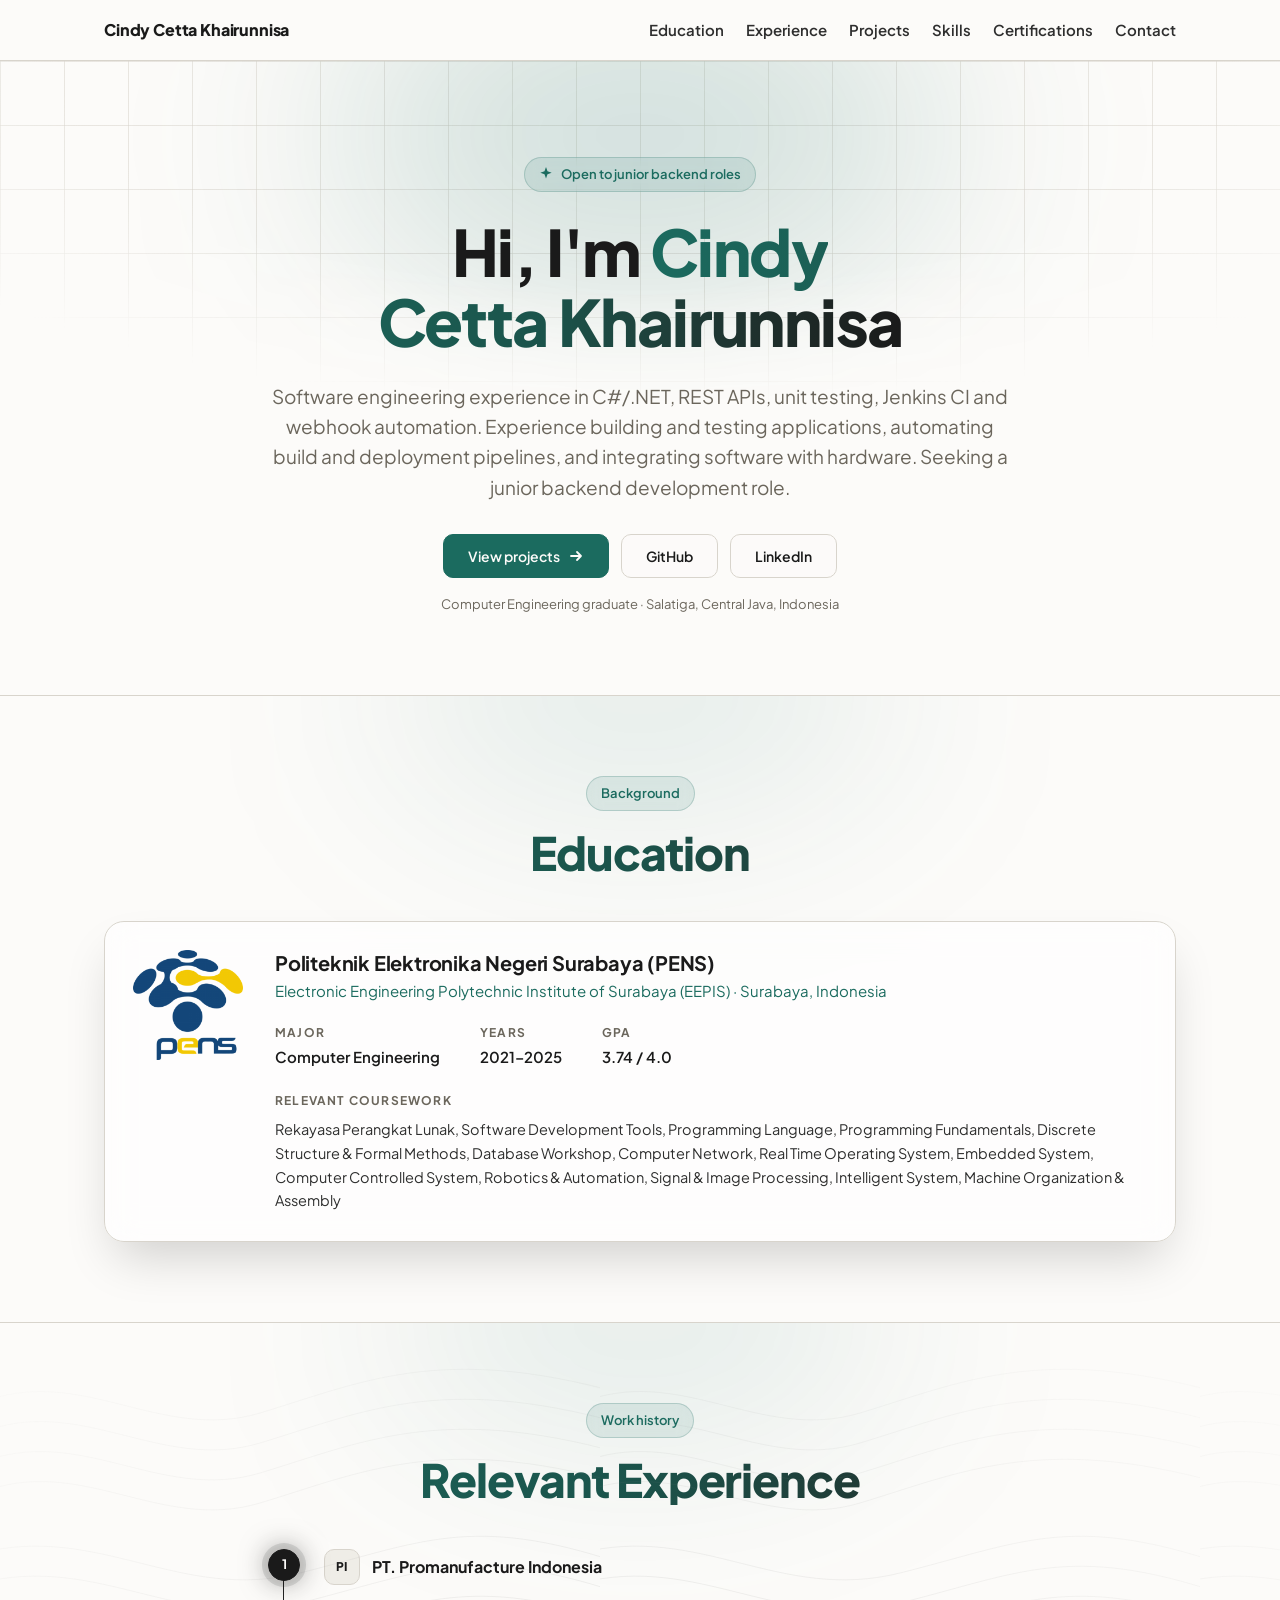
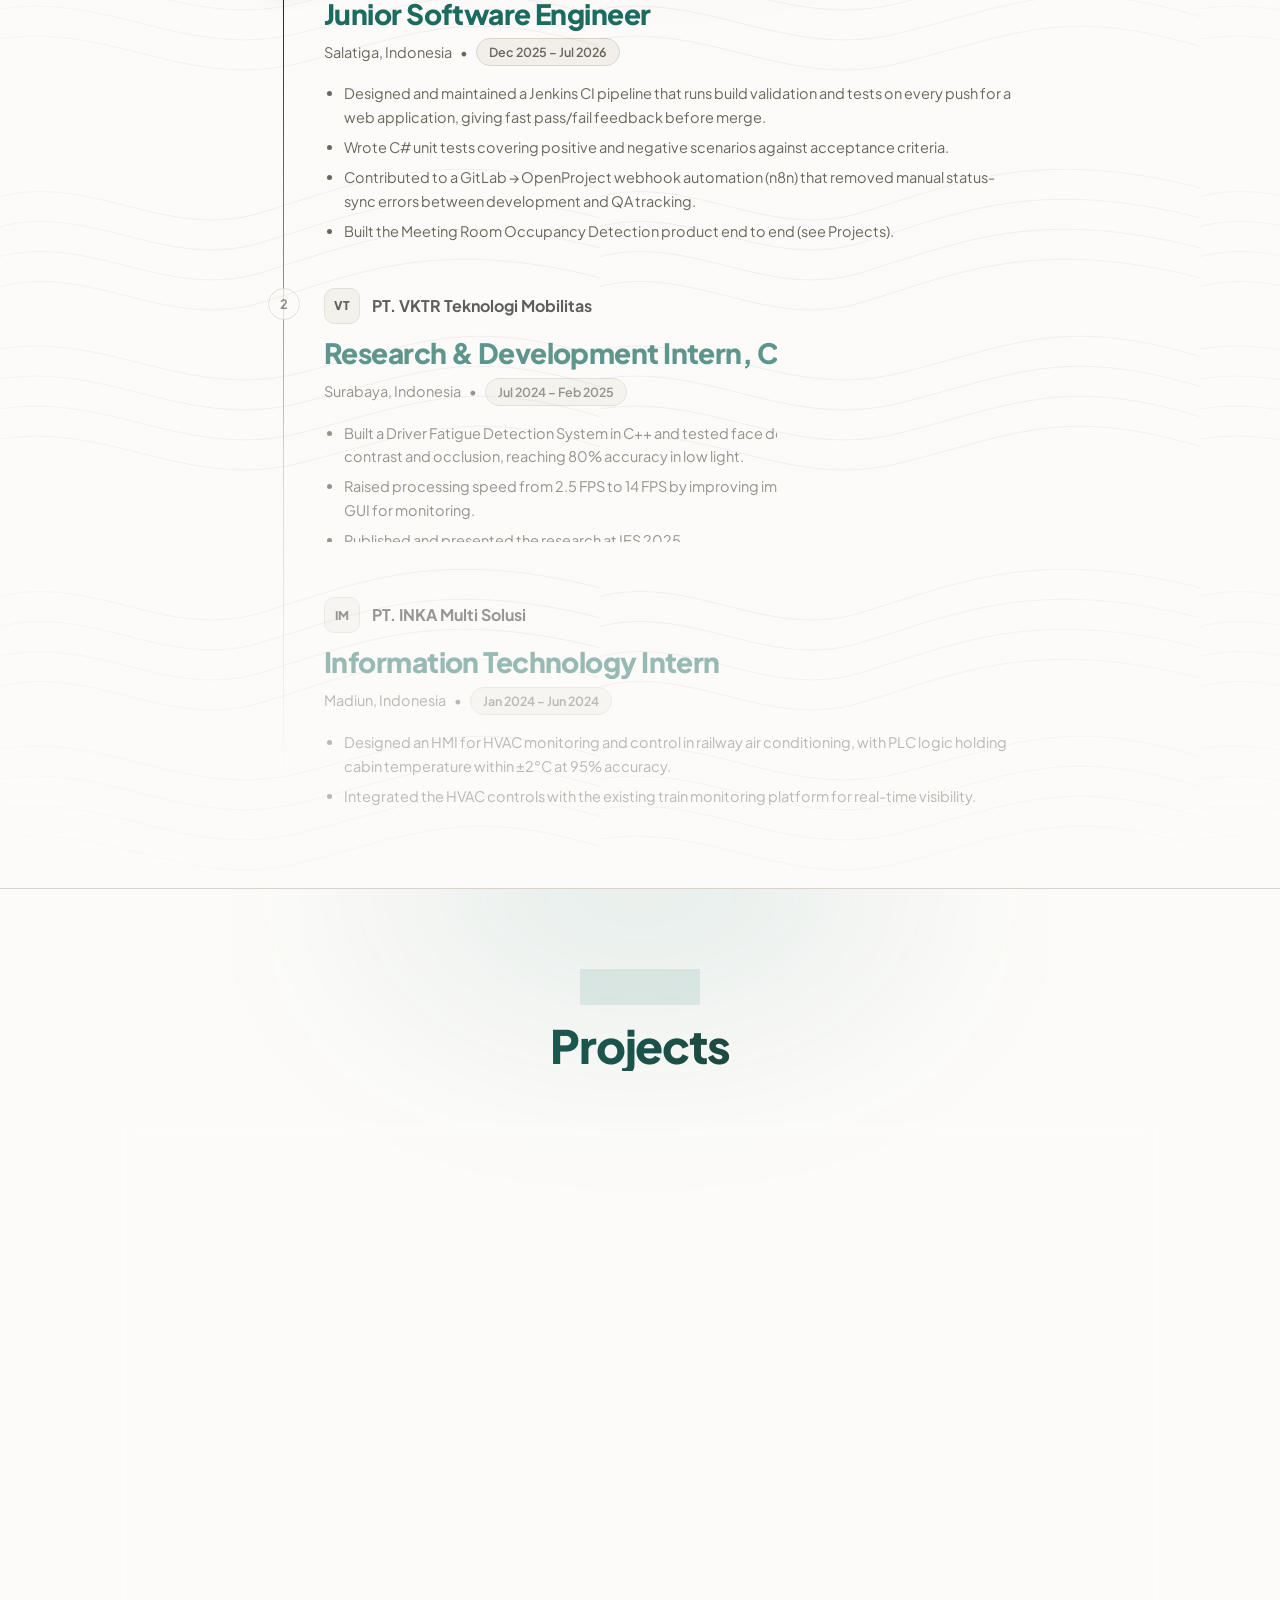
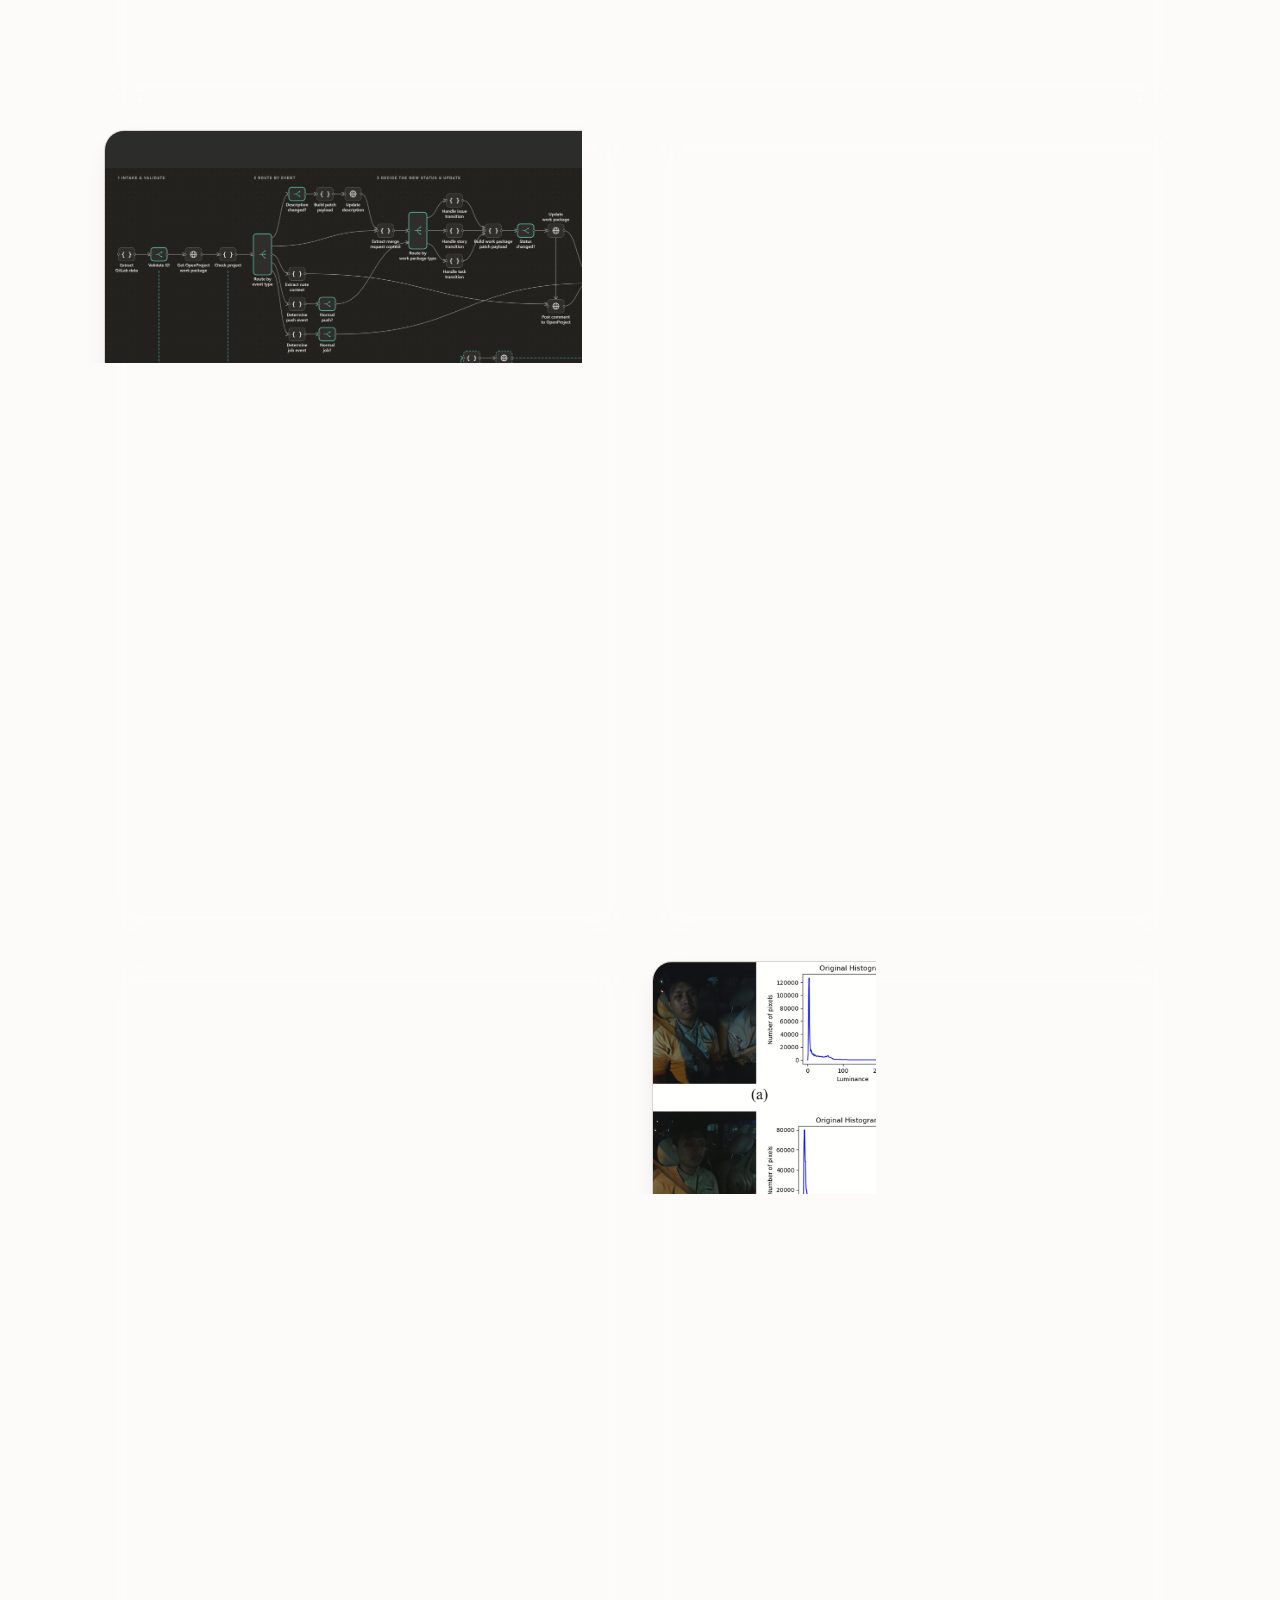
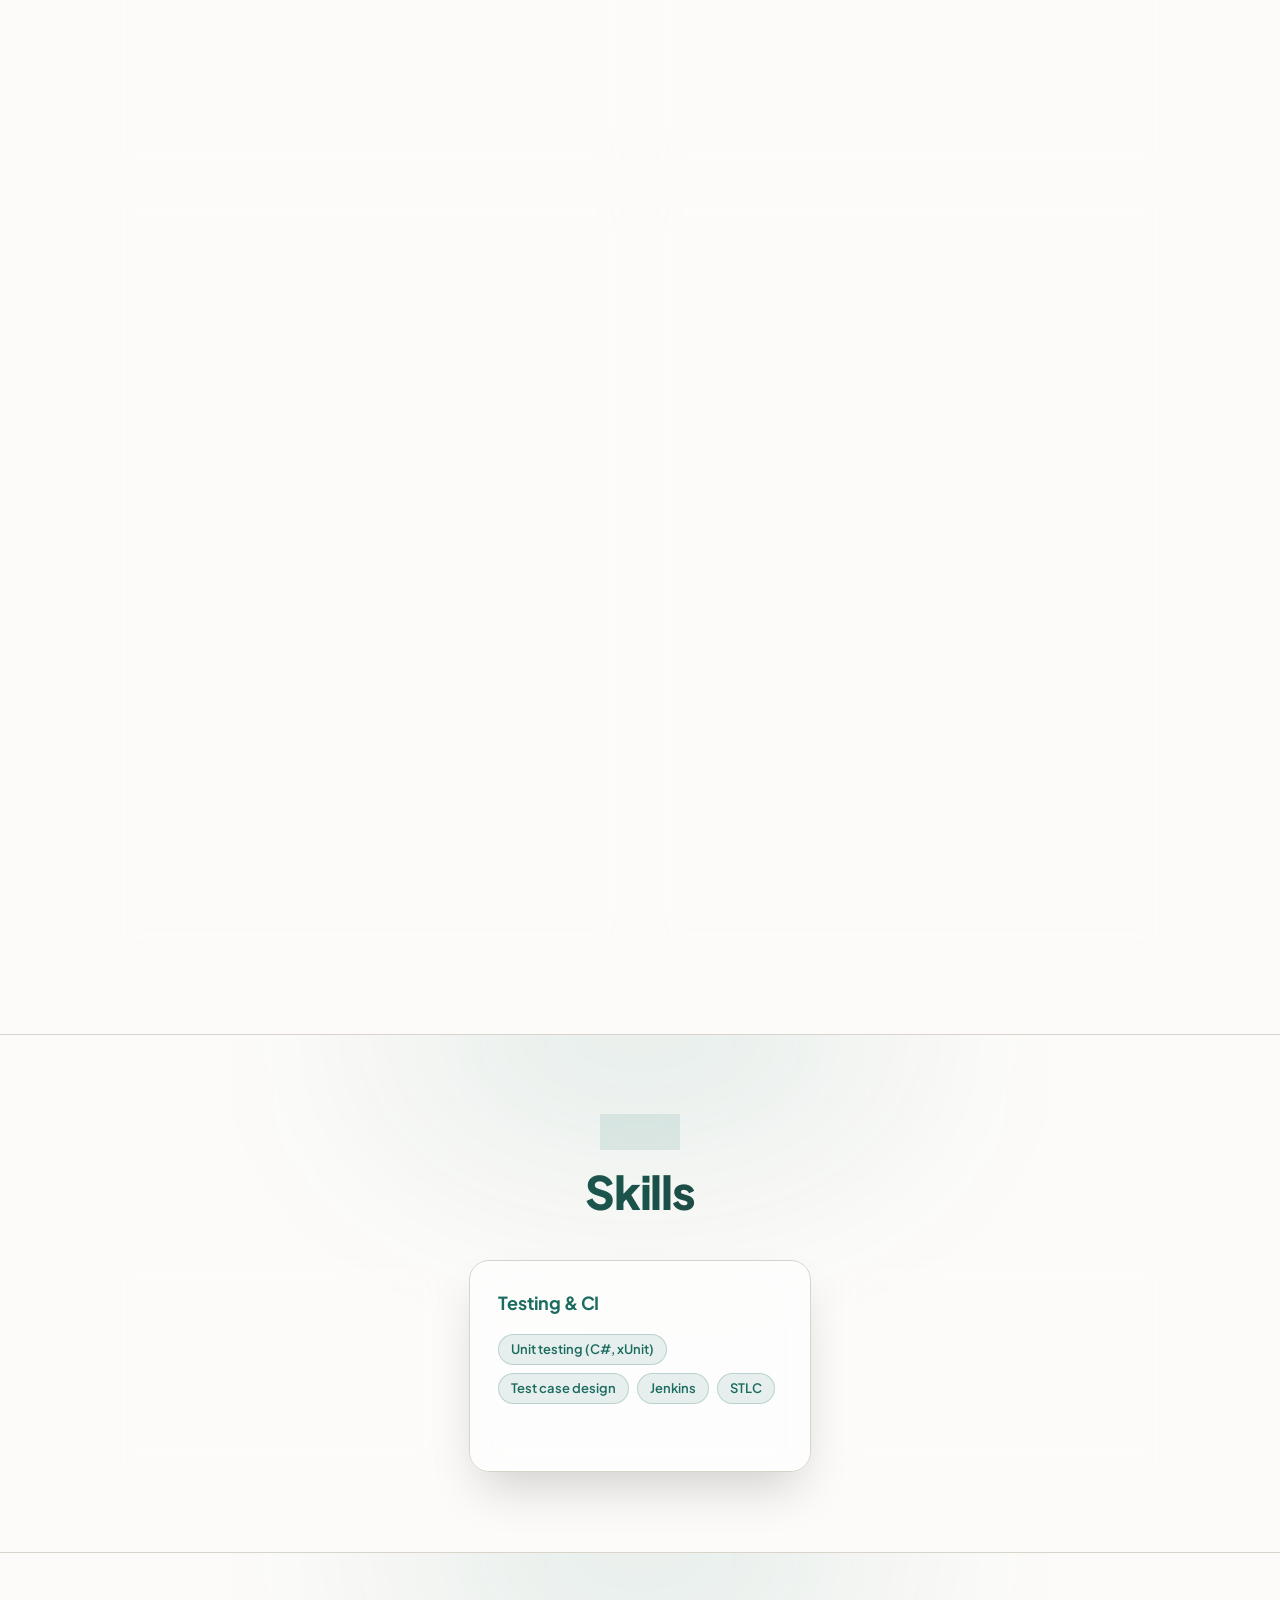
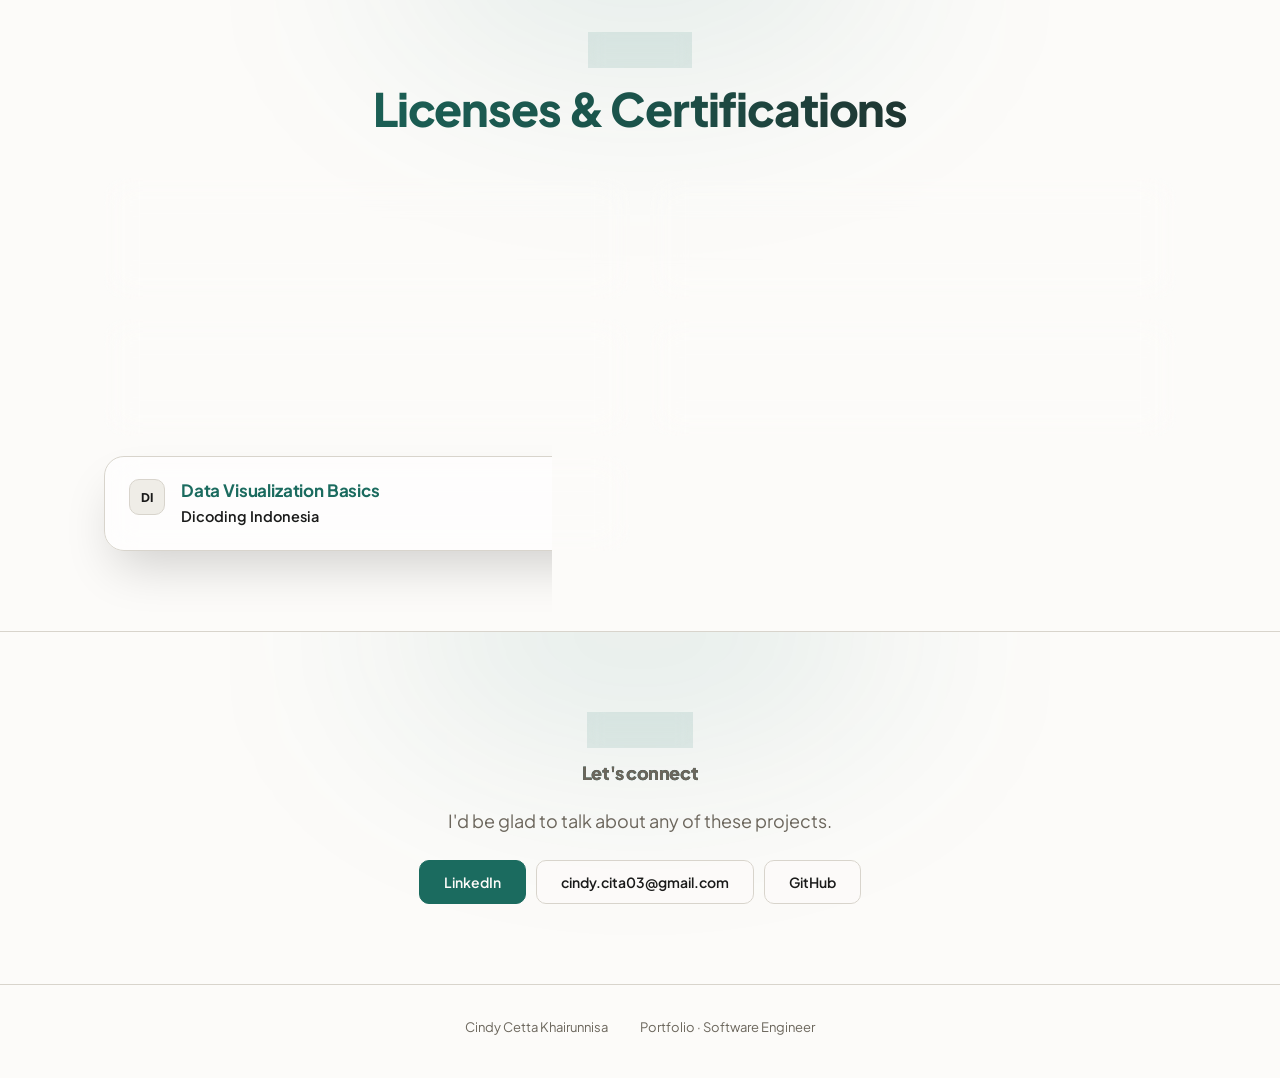
<file: index.html>
<!DOCTYPE html>
<html lang="en">
<head>
<meta charset="utf-8">
<meta name="viewport" content="width=device-width, initial-scale=1">
<title>Cindy Cetta Khairunnisa | Portfolio</title>
<meta name="description" content="Portfolio of Cindy Cetta Khairunnisa, Computer Engineering graduate focused on backend development: CI/CD automation, systems integration and embedded control logic.">
<link rel="preconnect" href="https://fonts.googleapis.com">
<link rel="preconnect" href="https://fonts.gstatic.com" crossorigin>
<link href="https://fonts.googleapis.com/css2?family=Plus+Jakarta+Sans:wght@400;500;600;700;800&display=swap" rel="stylesheet">
<link rel="stylesheet" href="style.css">
</head>
<body>

<header class="nav">
  <div class="wrap">
    <strong>Cindy Cetta Khairunnisa</strong>
    <nav aria-label="Main">
      <ul>
        <li><a href="#education">Education</a></li>
        <li><a href="#experience">Experience</a></li>
        <li><a href="#projects">Projects</a></li>
        <li><a href="#skills">Skills</a></li>
        <li><a href="#certifications">Certifications</a></li>
        <li><a href="#contact">Contact</a></li>
      </ul>
    </nav>
  </div>
</header>

<main>
  <div class="hero2">
    <div class="hero2-bg" aria-hidden="true"></div>
    <div class="hero2-in">
      <span class="h2-badge"><svg viewBox="0 0 16 16" width="14" height="14" fill="currentColor" aria-hidden="true"><path d="M8 0l1.7 4.8L14.5 6.5 9.7 8.2 8 13l-1.7-4.8L1.5 6.5l4.8-1.7z"/></svg>Open to junior backend roles</span>
      <h1>Hi, I'm <span class="grad">Cindy Cetta Khairunnisa</span></h1>
      <p class="h2-sub">Software engineering experience in C#/.NET, REST APIs, unit testing, Jenkins CI and webhook automation. Experience building and testing applications, automating build and deployment pipelines, and integrating software with hardware. Seeking a junior backend development role.</p>
      <div class="h2-cta">
        <a class="h2-btn pri" href="#projects">View projects <svg viewBox="0 0 16 16" width="16" height="16" fill="none" stroke="currentColor" stroke-width="1.8" stroke-linecap="round" stroke-linejoin="round" aria-hidden="true"><path d="M3 8h10M9 4l4 4-4 4"/></svg></a>
        <a class="h2-btn" href="https://github.com/cynd2" target="_blank" rel="noopener">GitHub</a>
        <a class="h2-btn" href="https://linkedin.com/in/cindy-cetta-90a694287" target="_blank" rel="noopener">LinkedIn</a>
      </div>
      <p class="h2-note">Computer Engineering graduate &middot; Salatiga, Central Java, Indonesia</p>
    </div>
  </div>

  <section id="education">
    <div class="wrap">
      <h2>Background</h2>
      <p class="section-title">Education</p>
      <div class="edu-card">
        <img class="edu-logo" src="img/pens-logo.png" alt="Politeknik Elektronika Negeri Surabaya (PENS) logo" width="192" height="192">
        <div class="edu-body">
          <h3>Politeknik Elektronika Negeri Surabaya (PENS)</h3>
          <p class="edu-sub">Electronic Engineering Polytechnic Institute of Surabaya (EEPIS) &middot; Surabaya, Indonesia</p>
          <dl class="edu-meta">
            <div><dt>MAJOR</dt><dd>Computer Engineering</dd></div>
            <div><dt>YEARS</dt><dd>2021&ndash;2025</dd></div>
            <div><dt>GPA</dt><dd>3.74 / 4.0</dd></div>
          </dl>
          <p class="edu-label">RELEVANT COURSEWORK</p>
          <p class="edu-courses">Rekayasa Perangkat Lunak, Software Development Tools, Programming Language, Programming Fundamentals, Discrete Structure &amp; Formal Methods, Database Workshop, Computer Network, Real Time Operating System, Embedded System, Computer Controlled System, Robotics &amp; Automation, Signal &amp; Image Processing, Intelligent System, Machine Organization &amp; Assembly</p>
        </div>
      </div>
    </div>
  </section>

  <section id="experience" class="topo">
    <div class="wrap">
      <h2>Work history</h2>
      <p class="section-title">Relevant Experience</p>
      <div class="timeline">
        <article class="tl-item">
          <span class="tl-node" aria-hidden="true">1</span>
          <div class="tl-body">
            <div class="tl-org"><span class="tl-logo" aria-hidden="true">PI</span><span>PT. Promanufacture Indonesia</span></div>
            <h3>Junior Software Engineer</h3>
            <p class="tl-meta">Salatiga, Indonesia <span class="tl-dot">&bull;</span> <span class="tl-pill">Dec 2025 &ndash; Jul 2026</span></p>
            <ul>
            <li>Designed and maintained a Jenkins CI pipeline that runs build validation and tests on every push for a web application, giving fast pass/fail feedback before merge.</li>
            <li>Wrote C# unit tests covering positive and negative scenarios against acceptance criteria.</li>
            <li>Contributed to a GitLab &rarr; OpenProject webhook automation (n8n) that removed manual status-sync errors between development and QA tracking.</li>
            <li>Built the Meeting Room Occupancy Detection product end to end (see Projects).</li>
          </ul>
          </div>
        </article>
        <article class="tl-item">
          <span class="tl-node" aria-hidden="true">2</span>
          <div class="tl-body">
            <div class="tl-org"><span class="tl-logo" aria-hidden="true">VT</span><span>PT. VKTR Teknologi Mobilitas</span></div>
            <h3>Research &amp; Development Intern, Computer Vision</h3>
            <p class="tl-meta">Surabaya, Indonesia <span class="tl-dot">&bull;</span> <span class="tl-pill">Jul 2024 &ndash; Feb 2025</span></p>
            <ul>
            <li>Built a Driver Fatigue Detection System in C++ and tested face detection under varied lighting, contrast and occlusion, reaching 80% accuracy in low light.</li>
            <li>Raised processing speed from 2.5 FPS to 14 FPS by improving image quality, and added a real-time GUI for monitoring.</li>
            <li>Published and presented the research at IES 2025.</li>
          </ul>
          </div>
        </article>
        <article class="tl-item">
          <span class="tl-node" aria-hidden="true">3</span>
          <div class="tl-body">
            <div class="tl-org"><span class="tl-logo" aria-hidden="true">IM</span><span>PT. INKA Multi Solusi</span></div>
            <h3>Information Technology Intern</h3>
            <p class="tl-meta">Madiun, Indonesia <span class="tl-dot">&bull;</span> <span class="tl-pill">Jan 2024 &ndash; Jun 2024</span></p>
            <ul>
            <li>Designed an HMI for HVAC monitoring and control in railway air conditioning, with PLC logic holding cabin temperature within &plusmn;2&deg;C at 95% accuracy.</li>
            <li>Integrated the HVAC controls with the existing train monitoring platform for real-time visibility.</li>
          </ul>
          </div>
        </article>
      </div>
    </div>
  </section>

  <section id="projects">
    <div class="wrap">
      <h2>Selected work</h2>
      <p class="section-title">Projects</p>
      <div class="bento">
        <article class="pcard feat" id="meeting-room">
          <a class="pcard-media" href="https://github.com/cynd2/meetingroom-occupancy" target="_blank" rel="noopener" aria-label="View Repository"><img class="pcard-img" src="img/occ-overview.jpg" alt="Occupancy dashboard showing meeting rooms as Free, Occupied or Ghost" loading="lazy"><span class="pcard-hover">View Repository &rarr;</span></a>
          <div class="pcard-body">
            <h3>Meeting Room Occupancy Detection</h3>
            <p class="pcard-sum">A monitoring dashboard that compares Google Calendar bookings with camera-based person detection, so employees can trust the room calendar again.</p>
            <ul class="ptags"><li>C#</li><li>.NET 8</li><li>ASP.NET Core</li><li>SQLite (EF Core)</li><li>Google Calendar API</li><li>ONNX Runtime</li><li>React</li></ul>
            <p class="pcard-k">Key Results</p>
            <ul class="pres"><li>Three clear states per room: Free, Occupied and Ghost, with a 15-minute activity trace on every card.</li><li>Ghosts are flagged only after 10 consecutive empty minutes, so the flag is trustworthy.</li><li>Privacy by design: snapshots are deleted right after classification, so no camera feed exists to watch.</li></ul>
            <div class="pbtns"><a class="btn" href="https://github.com/cynd2/meetingroom-occupancy" target="_blank" rel="noopener">View Repository<svg viewBox="0 0 16 16" width="14" height="14" fill="none" stroke="currentColor" stroke-width="1.8" stroke-linecap="round" stroke-linejoin="round" aria-hidden="true"><path d="M6 3H3v10h10v-3M9 3h4v4M13 3L7 9"/></svg></a><a class="btn" href="https://www.figma.com/proto/VTDtxxxeZedE5S0acYRmar/Meeting-Room-Dashboard?node-id=3-415&amp;scaling=scale-down&amp;content-scaling=fixed&amp;page-id=0%3A1&amp;starting-point-node-id=3%3A415&amp;show-proto-sidebar=1" target="_blank" rel="noopener">View Prototype<svg viewBox="0 0 16 16" width="14" height="14" fill="none" stroke="currentColor" stroke-width="1.8" stroke-linecap="round" stroke-linejoin="round" aria-hidden="true"><path d="M6 3H3v10h10v-3M9 3h4v4M13 3L7 9"/></svg></a><a class="btn" href="meeting-room.html">Read Case Study</a></div>
          </div>
        </article>
        <article class="pcard" id="n8n-openproject">
          <a class="pcard-media" href="https://github.com/cynd2/devflow-sync" target="_blank" rel="noopener" aria-label="View Repository"><img class="pcard-img wide-shot" src="img/n8n-workflow.png" alt="n8n workflow canvas for the GitLab to OpenProject automation" loading="lazy"><span class="pcard-hover">View Repository &rarr;</span></a>
          <div class="pcard-body">
            <h3>GitLab &rarr; OpenProject Workflow Automation</h3>
            <p class="pcard-sum">An n8n workflow that reads the OpenProject work package ID from branch, merge request and commit names and updates its status automatically when code is pushed, reviewed and merged.</p>
            <ul class="ptags"><li>n8n</li><li>GitLab webhooks</li><li>OpenProject API</li></ul>
            <p class="pcard-k">Key Results</p>
            <ul class="pres"><li>Removed manual status-sync errors between development and QA tracking.</li><li>Branches with no work package ID are caught and routed to error alerts instead of failing silently.</li><li>Handles push, merge request, comment and CI job events.</li></ul>
          <div class="pbtns"><a class="btn" href="https://github.com/cynd2/devflow-sync" target="_blank" rel="noopener">View Repository<svg viewBox="0 0 16 16" width="14" height="14" fill="none" stroke="currentColor" stroke-width="1.8" stroke-linecap="round" stroke-linejoin="round" aria-hidden="true"><path d="M6 3H3v10h10v-3M9 3h4v4M13 3L7 9"/></svg></a><a class="btn" href="n8n-openproject.html">Read Case Study</a></div>
          </div>
        </article>
        <article class="pcard" id="jenkins-cicd">
          <a class="pcard-media" href="https://github.com/cynd2/webapplication" target="_blank" rel="noopener" aria-label="View Repository"><img class="pcard-img" src="img/jenkins-pipeline.png" alt="Jenkins pipeline stage view" loading="lazy"><span class="pcard-hover">View Repository &rarr;</span></a>
          <div class="pcard-body">
            <h3>Jenkins CI/CD for an ASP.NET Web App</h3>
            <p class="pcard-sum">A Jenkins pipeline that builds an ASP.NET web application on every change and turns it into an installable Linux package.</p>
            <ul class="ptags"><li>Jenkins</li><li>ASP.NET</li><li>.NET</li><li>Linux (.deb)</li><li>systemd</li></ul>
            <p class="pcard-k">Key Results</p>
            <ul class="pres"><li>Pipeline polls the repository every 5 minutes and runs restore, build and self-contained publish for linux-x64.</li><li>Packages the published app as a <code>.deb</code> with a systemd service and post-install script, then archives it as a build artifact.</li><li>Pipeline is parameterised (app name, version, runtime), so the same Jenkinsfile can be reused.</li></ul>
            <div class="pbtns"><a class="btn" href="https://github.com/cynd2/webapplication" target="_blank" rel="noopener">View Repository<svg viewBox="0 0 16 16" width="14" height="14" fill="none" stroke="currentColor" stroke-width="1.8" stroke-linecap="round" stroke-linejoin="round" aria-hidden="true"><path d="M6 3H3v10h10v-3M9 3h4v4M13 3L7 9"/></svg></a><a class="btn" href="jenkins-cicd.html">Read Case Study</a></div>
          </div>
        </article>
        <article class="pcard" id="gazasafes">
          <a class="pcard-media" href="https://github.com/cynd2/gazasafes_website-v2" target="_blank" rel="noopener" aria-label="View Repository"><img class="pcard-img" src="img/gaza-home.jpg" alt="GazaSafes homepage hero" loading="lazy"><span class="pcard-hover">View Repository &rarr;</span></a>
          <div class="pcard-body">
            <h3>GazaSafes: Website &amp; Analytics Pipeline</h3>
            <p class="pcard-sum">A static product site for a fire-resistant safe seller, plus a self-hosted, privacy-first analytics backend feeding a Chart.js dashboard.</p>
            <ul class="ptags"><li>Fastify</li><li>Redis Streams</li><li>PostgreSQL</li><li>ClickHouse</li><li>Chart.js</li></ul>
            <p class="pcard-k">Key Results</p>
            <ul class="pres"><li>Frontend and full ingestion pipeline run end to end.</li><li>Tracking fires only after cookie consent; raw IPs are never stored (UU PDP).</li></ul>
            <div class="pbtns"><a class="btn" href="https://gazasafes.com" target="_blank" rel="noopener">View Live Site<svg viewBox="0 0 16 16" width="14" height="14" fill="none" stroke="currentColor" stroke-width="1.8" stroke-linecap="round" stroke-linejoin="round" aria-hidden="true"><path d="M6 3H3v10h10v-3M9 3h4v4M13 3L7 9"/></svg></a><a class="btn" href="https://github.com/cynd2/gazasafes_website-v2" target="_blank" rel="noopener">View Repository<svg viewBox="0 0 16 16" width="14" height="14" fill="none" stroke="currentColor" stroke-width="1.8" stroke-linecap="round" stroke-linejoin="round" aria-hidden="true"><path d="M6 3H3v10h10v-3M9 3h4v4M13 3L7 9"/></svg></a><a class="btn" href="gazasafes.html">Read Case Study</a></div>
          </div>
        </article>
        <article class="pcard" id="dfds">
          <a class="pcard-media" href="dfds.html" aria-label="Read Case Study"><img class="pcard-img" src="img/dfds-histograms.jpg" alt="Night frames before and after enhancement, with histograms" loading="lazy"><span class="pcard-hover">Read Case Study &rarr;</span></a>
          <div class="pcard-body">
            <h3>DFDS: Driver Fatigue Detection</h3>
            <p class="pcard-sum">A nine-stage enhancement pipeline that lets a drowsiness detector work on dark bus-cabin footage without changing the detector itself.</p>
            <ul class="ptags"><li>C++</li><li>Fuzzy sets</li><li>CLAHE</li><li>Face landmarks</li></ul>
            <p class="pcard-k">Key Results</p>
            <ul class="pres"><li>Entropy rose from 6.68 to 10.25.</li><li>Landmarks resolved on 67% of 1,000 night frames at 14 FPS.</li><li>Published at IES 2025.</li></ul>
            <div class="pbtns"><a class="btn" href="https://ieeexplore.ieee.org/document/11161450" target="_blank" rel="noopener">View Paper (IES 2025)<svg viewBox="0 0 16 16" width="14" height="14" fill="none" stroke="currentColor" stroke-width="1.8" stroke-linecap="round" stroke-linejoin="round" aria-hidden="true"><path d="M6 3H3v10h10v-3M9 3h4v4M13 3L7 9"/></svg></a><a class="btn" href="dfds.html">Read Case Study</a></div>
          </div>
        </article>
        <article class="pcard" id="kai-hmi">
          <a class="pcard-media" href="kai-hmi.html" aria-label="Read Case Study"><img class="pcard-img" src="img/kai-hmi-homepage.jpg" alt="Full cooling-mode homepage of the railway AC HMI" loading="lazy"><span class="pcard-hover">Read Case Study &rarr;</span></a>
          <div class="pcard-body">
            <h3>KAI HMI: Railway AC Control</h3>
            <p class="pcard-sum">A PLC-driven touchscreen operator panel replacing an analog relay circuit for a railway carriage's air conditioning.</p>
            <ul class="ptags"><li>PLC</li><li>HMI design</li><li>Use case analysis</li><li>I/O mapping</li></ul>
            <p class="pcard-k">Key Results</p>
            <ul class="pres"><li>Faults grouped into eight named classes, so a red lamp names the component and failure.</li><li>The I/O list became the content inventory: nothing is shown that the controller cannot report.</li></ul>
            <div class="pbtns"><a class="btn" href="kai-hmi.html">Read Case Study</a></div>
          </div>
        </article>
        <article class="pcard" id="safeledger">
          <a class="pcard-media" href="safeledger.html" aria-label="Read Case Study"><img class="pcard-img" src="img/safeledger-chat.jpg" alt="WhatsApp chat recording a transaction" loading="lazy"><span class="pcard-hover">Read Case Study &rarr;</span></a>
          <div class="pcard-body">
            <h3>SafeLedger WA: WhatsApp Financial Recording</h3>
            <p class="pcard-sum">A WhatsApp bot that lets a workshop owner log expenses by text, voice note or receipt photo, with no spreadsheet.</p>
            <ul class="ptags"><li>n8n</li><li>WhatsApp Cloud API</li><li>Google Sheets</li><li>LLM classification</li></ul>
            <p class="pcard-k">Key Results</p>
            <ul class="pres"><li>Amounts are parsed by code, never the LLM, and every entry is echoed back for confirmation.</li><li>Raw messages are saved first, so a failure never loses data.</li><li>Four workflows built and passed a simulated test.</li></ul>
            <div class="pbtns"><a class="btn" href="safeledger.html">Read Case Study</a></div>
          </div>
        </article>
      </div>
    </div>
  </section>

  <section id="skills">
    <div class="wrap">
      <h2>Toolbox</h2>
      <p class="section-title">Skills</p>
      <div class="skills-grid">
        <div class="skill-card">
          <h3>Languages &amp; Backend</h3>
          <ul class="ptags"><li>C#</li><li>.NET</li><li>C++</li><li>REST API integration</li><li>MySQL</li><li>SQLite</li></ul>
        </div>
        <div class="skill-card">
          <h3>Testing &amp; CI</h3>
          <ul class="ptags"><li>Unit testing (C#, xUnit)</li><li>Test case design</li><li>Jenkins</li><li>STLC</li></ul>
        </div>
        <div class="skill-card">
          <h3>Tools</h3>
          <ul class="ptags"><li>Git / GitHub</li><li>n8n</li><li>HTML</li><li>CSS</li><li>React (basic)</li></ul>
        </div>
      </div>
    </div>
  </section>

  <section id="certifications">
    <div class="wrap">
      <h2>Credentials</h2>
      <p class="section-title">Licenses &amp; Certifications</p>
      <div class="cert-grid">
        <div class="cert-card">
          <span class="tl-logo" aria-hidden="true">B</span>
          <div>
            <h3>Cloud Computing Engineer</h3>
            <p class="cert-org">BNSP</p>
            <p class="cert-note">Sertifikasi Okupasi Insinyur Cloud Computing</p>
          </div>
        </div>
        <div class="cert-card">
          <span class="tl-logo" aria-hidden="true">DI</span>
          <div>
            <h3>Project Management</h3>
            <p class="cert-org">Dicoding Indonesia</p>
          </div>
        </div>
        <div class="cert-card">
          <span class="tl-logo" aria-hidden="true">DI</span>
          <div>
            <h3>Programming Basics to Become a Software Developer</h3>
            <p class="cert-org">Dicoding Indonesia</p>
          </div>
        </div>
        <div class="cert-card">
          <span class="tl-logo" aria-hidden="true">DI</span>
          <div>
            <h3>Programming with Python</h3>
            <p class="cert-org">Dicoding Indonesia</p>
          </div>
        </div>
        <div class="cert-card">
          <span class="tl-logo" aria-hidden="true">DI</span>
          <div>
            <h3>Data Visualization Basics</h3>
            <p class="cert-org">Dicoding Indonesia</p>
          </div>
        </div>
      </div>
    </div>
  </section>

  <section id="contact">
    <div class="wrap contact">
      <h2>Get in touch</h2>
      <p class="section-title">Let's connect</p>
      <p>I'd be glad to talk about any of these projects.</p>
      <ul class="chips">
        <li><a class="primary" href="https://linkedin.com/in/cindy-cetta-90a694287" target="_blank" rel="noopener">LinkedIn</a></li>
        <li><a href="mailto:cindy.cita03@gmail.com">cindy.cita03@gmail.com</a></li>
        <li><a href="https://github.com/cynd2" target="_blank" rel="noopener">GitHub</a></li>
      </ul>
    </div>
  </section>
</main>

<footer>
  <div class="wrap">
    <span>Cindy Cetta Khairunnisa</span>
    <span>Portfolio &middot; Software Engineer</span>
  </div>
</footer>

</body>
</html>
</file>
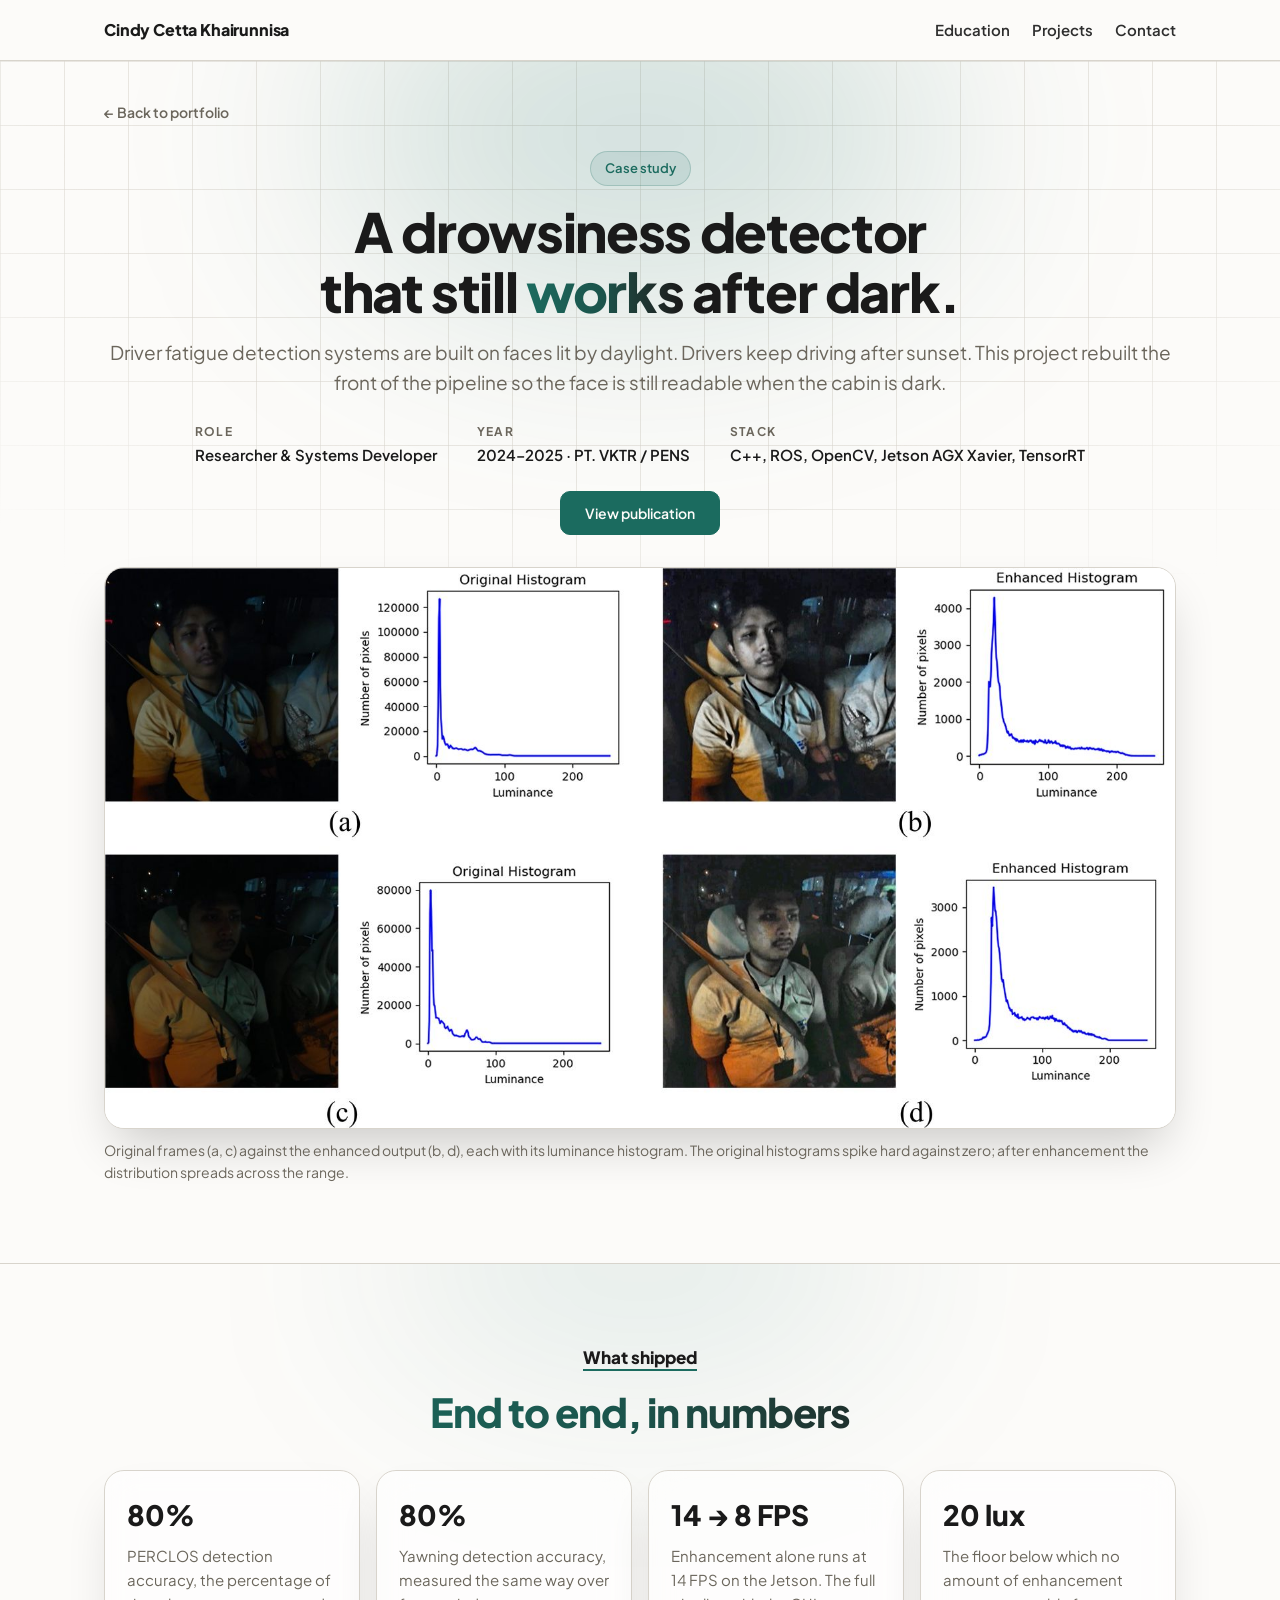
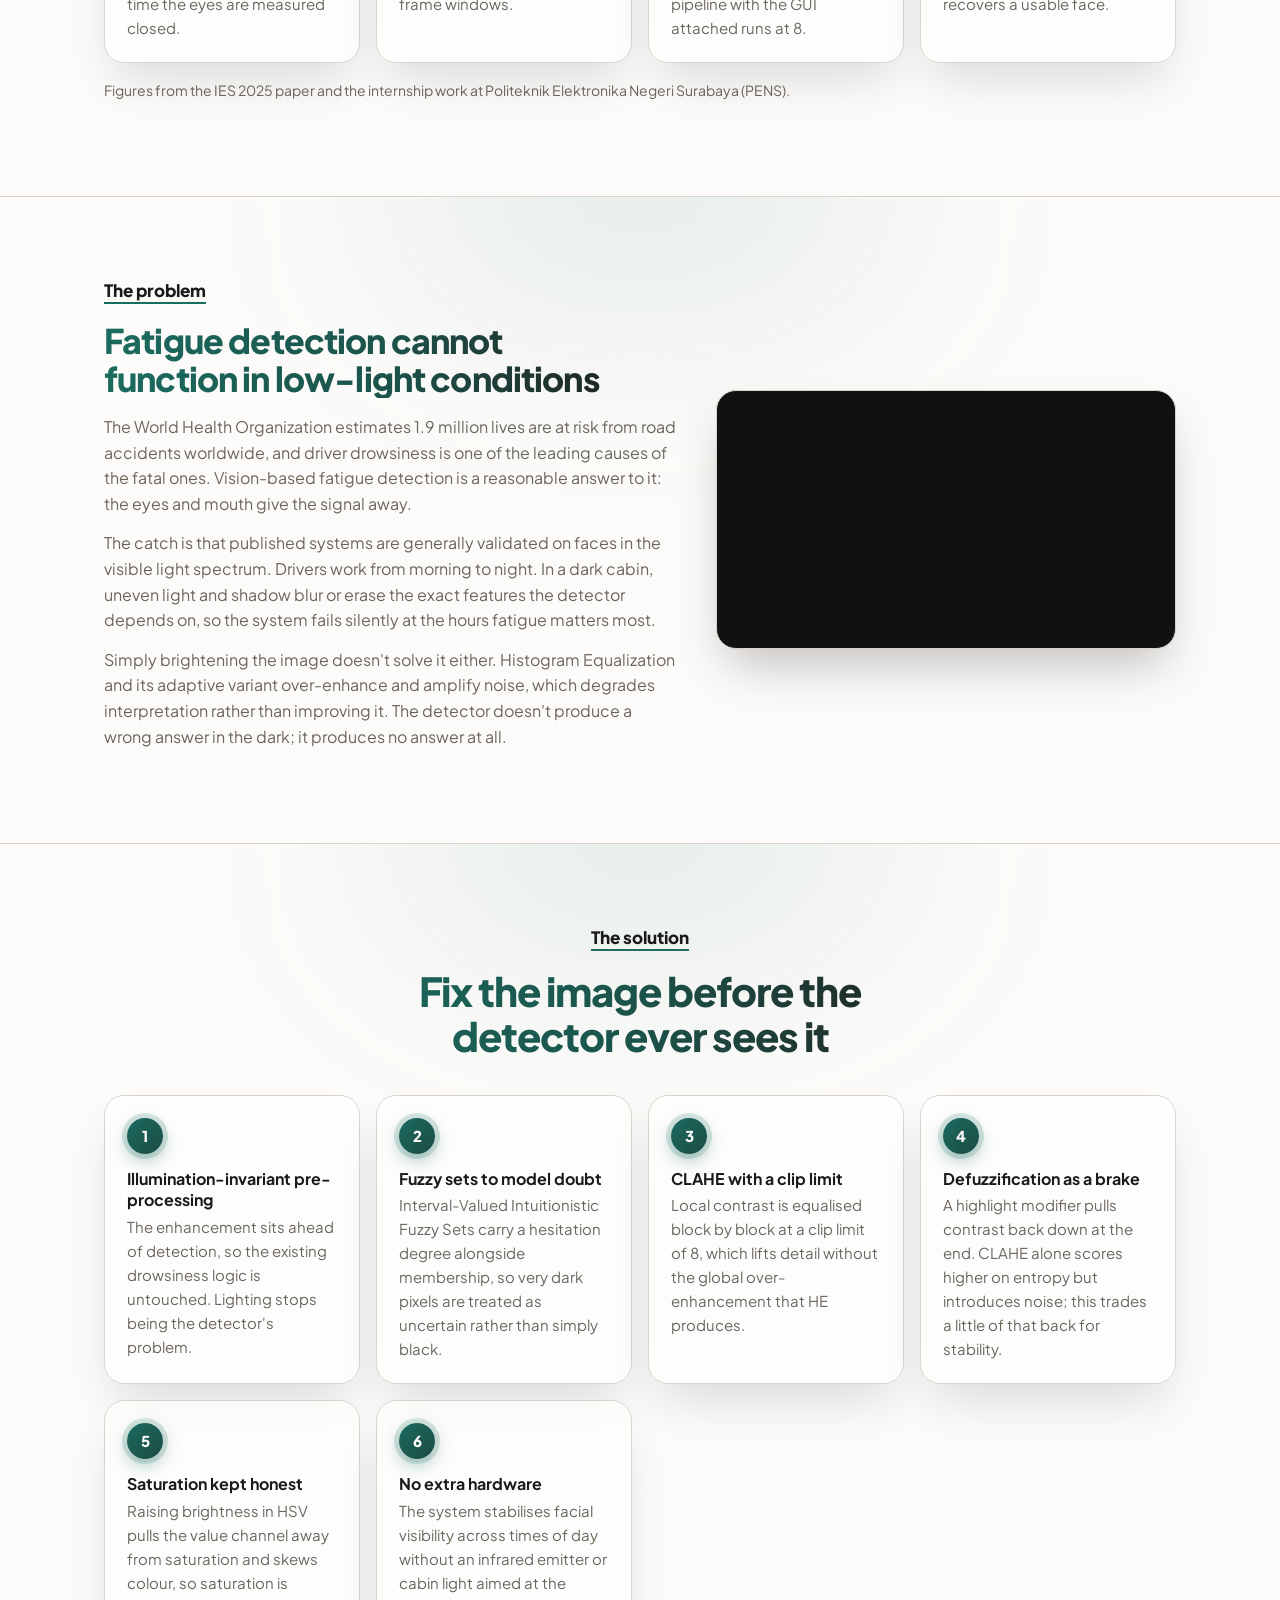
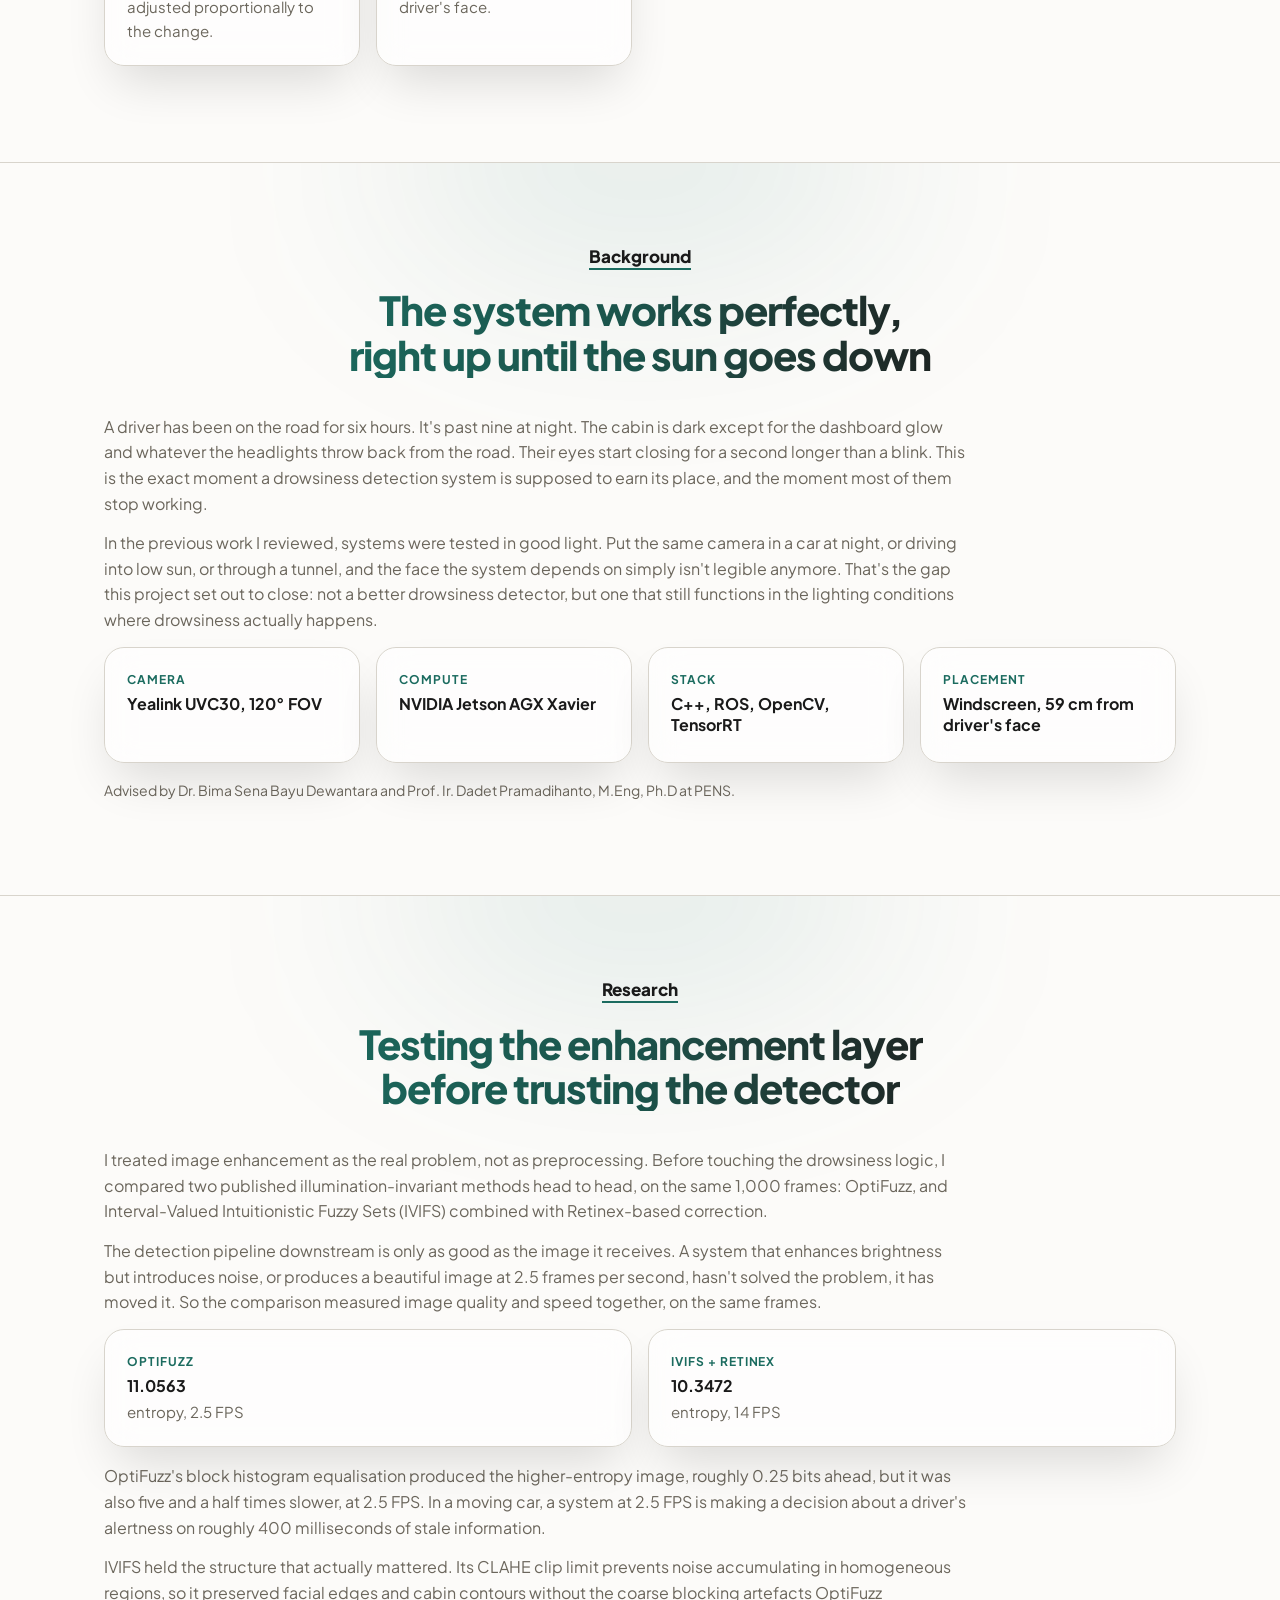
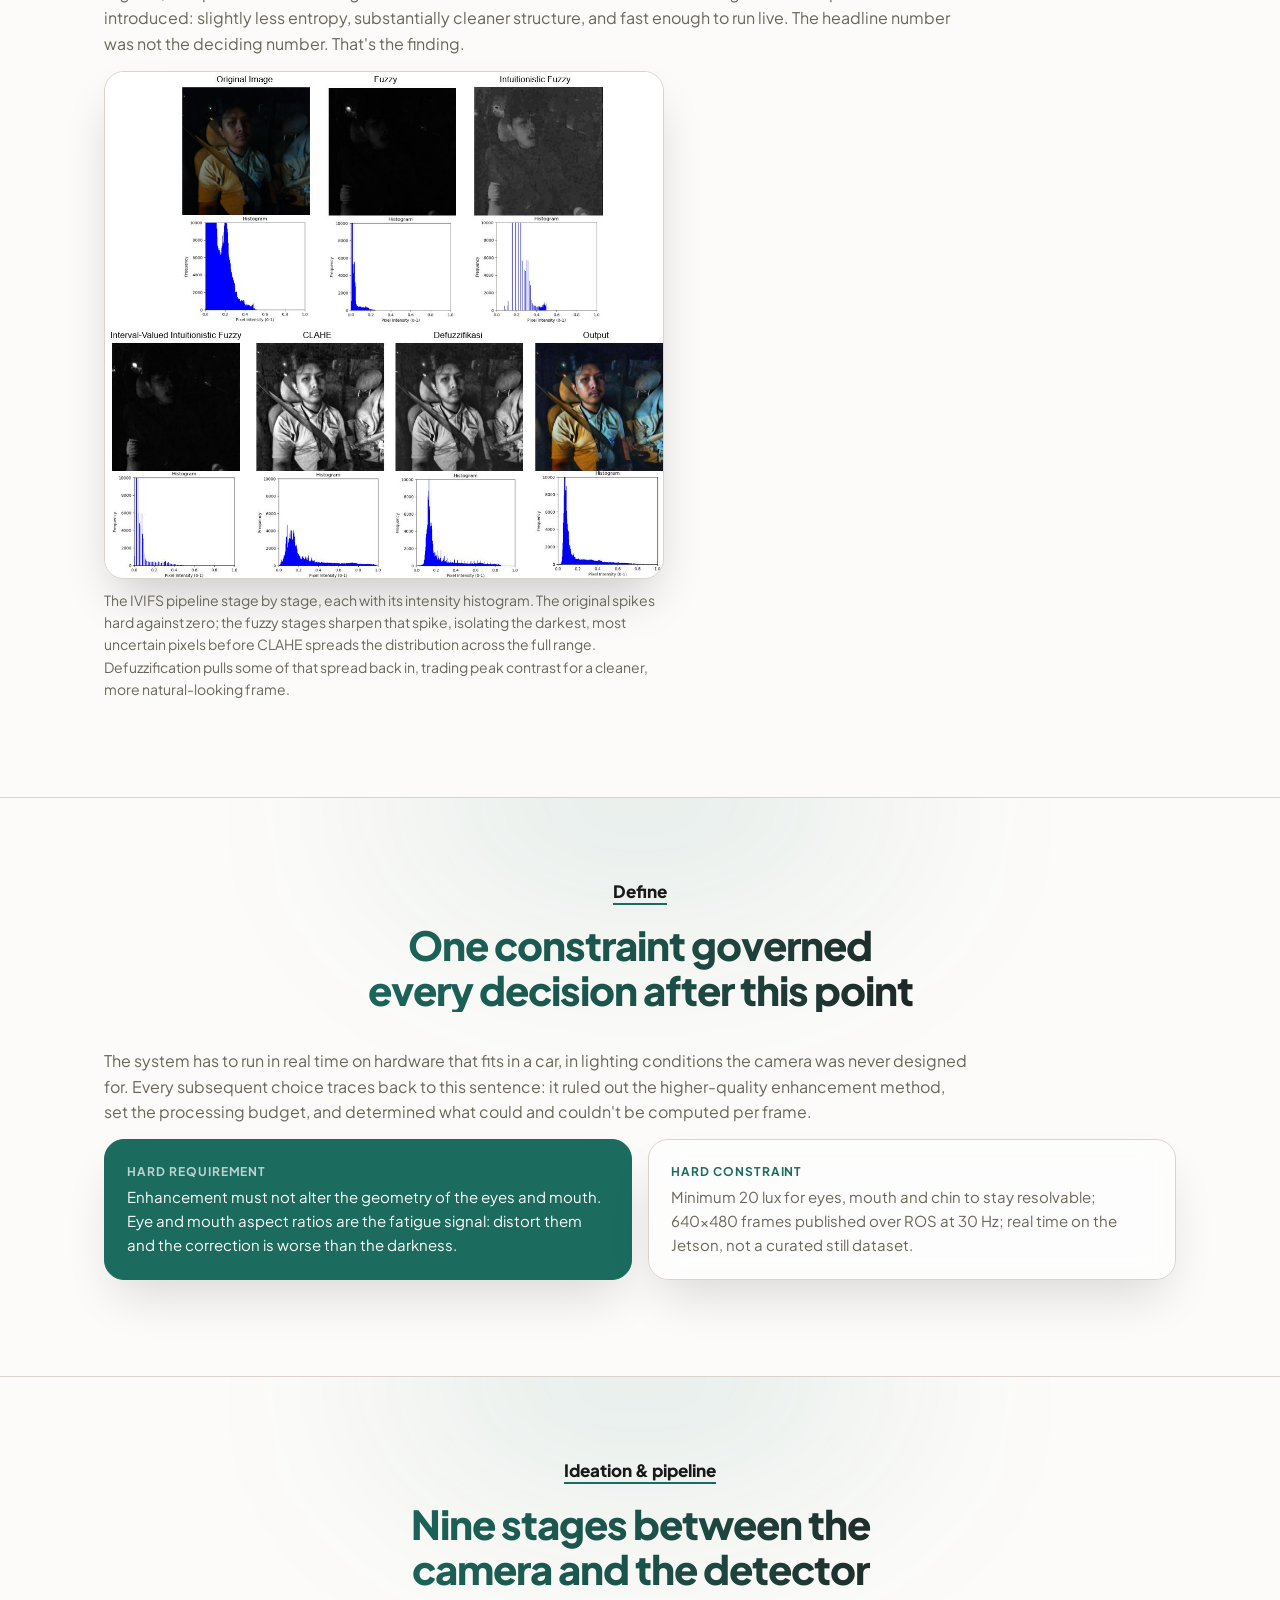
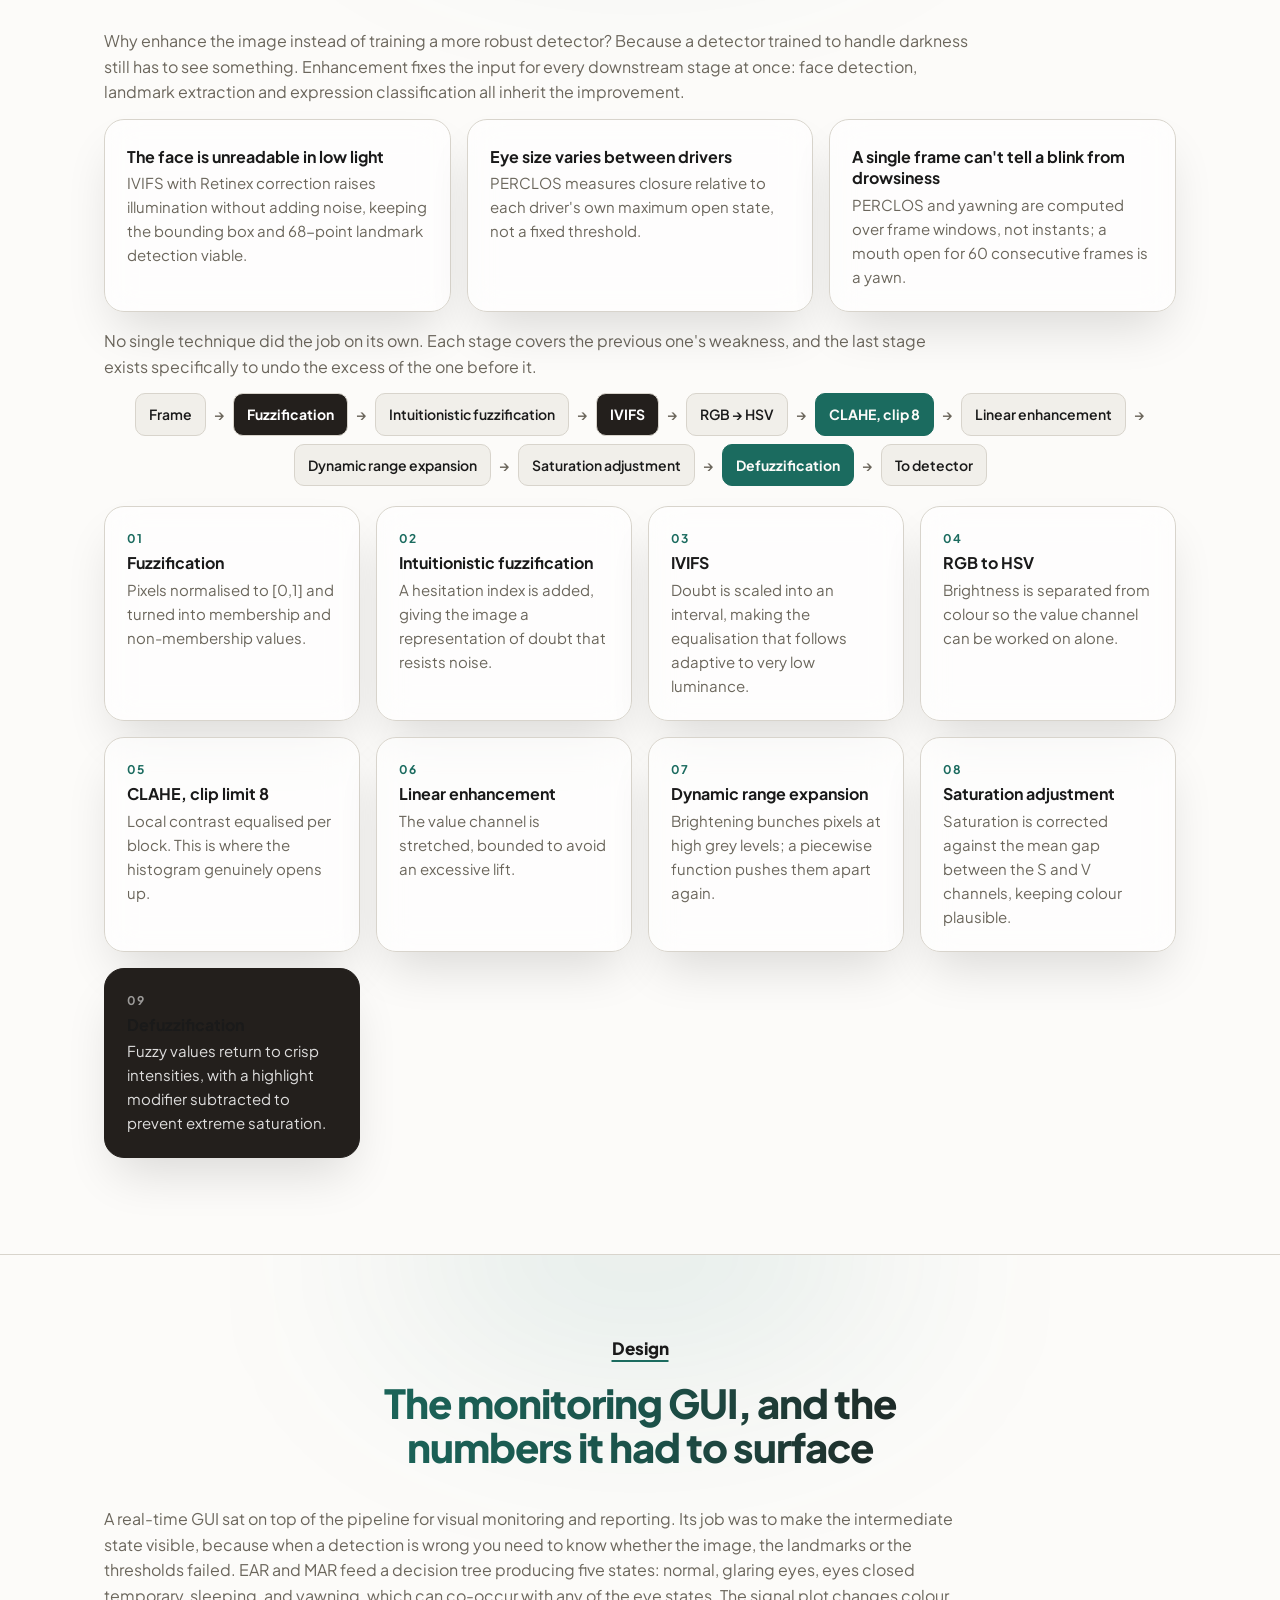
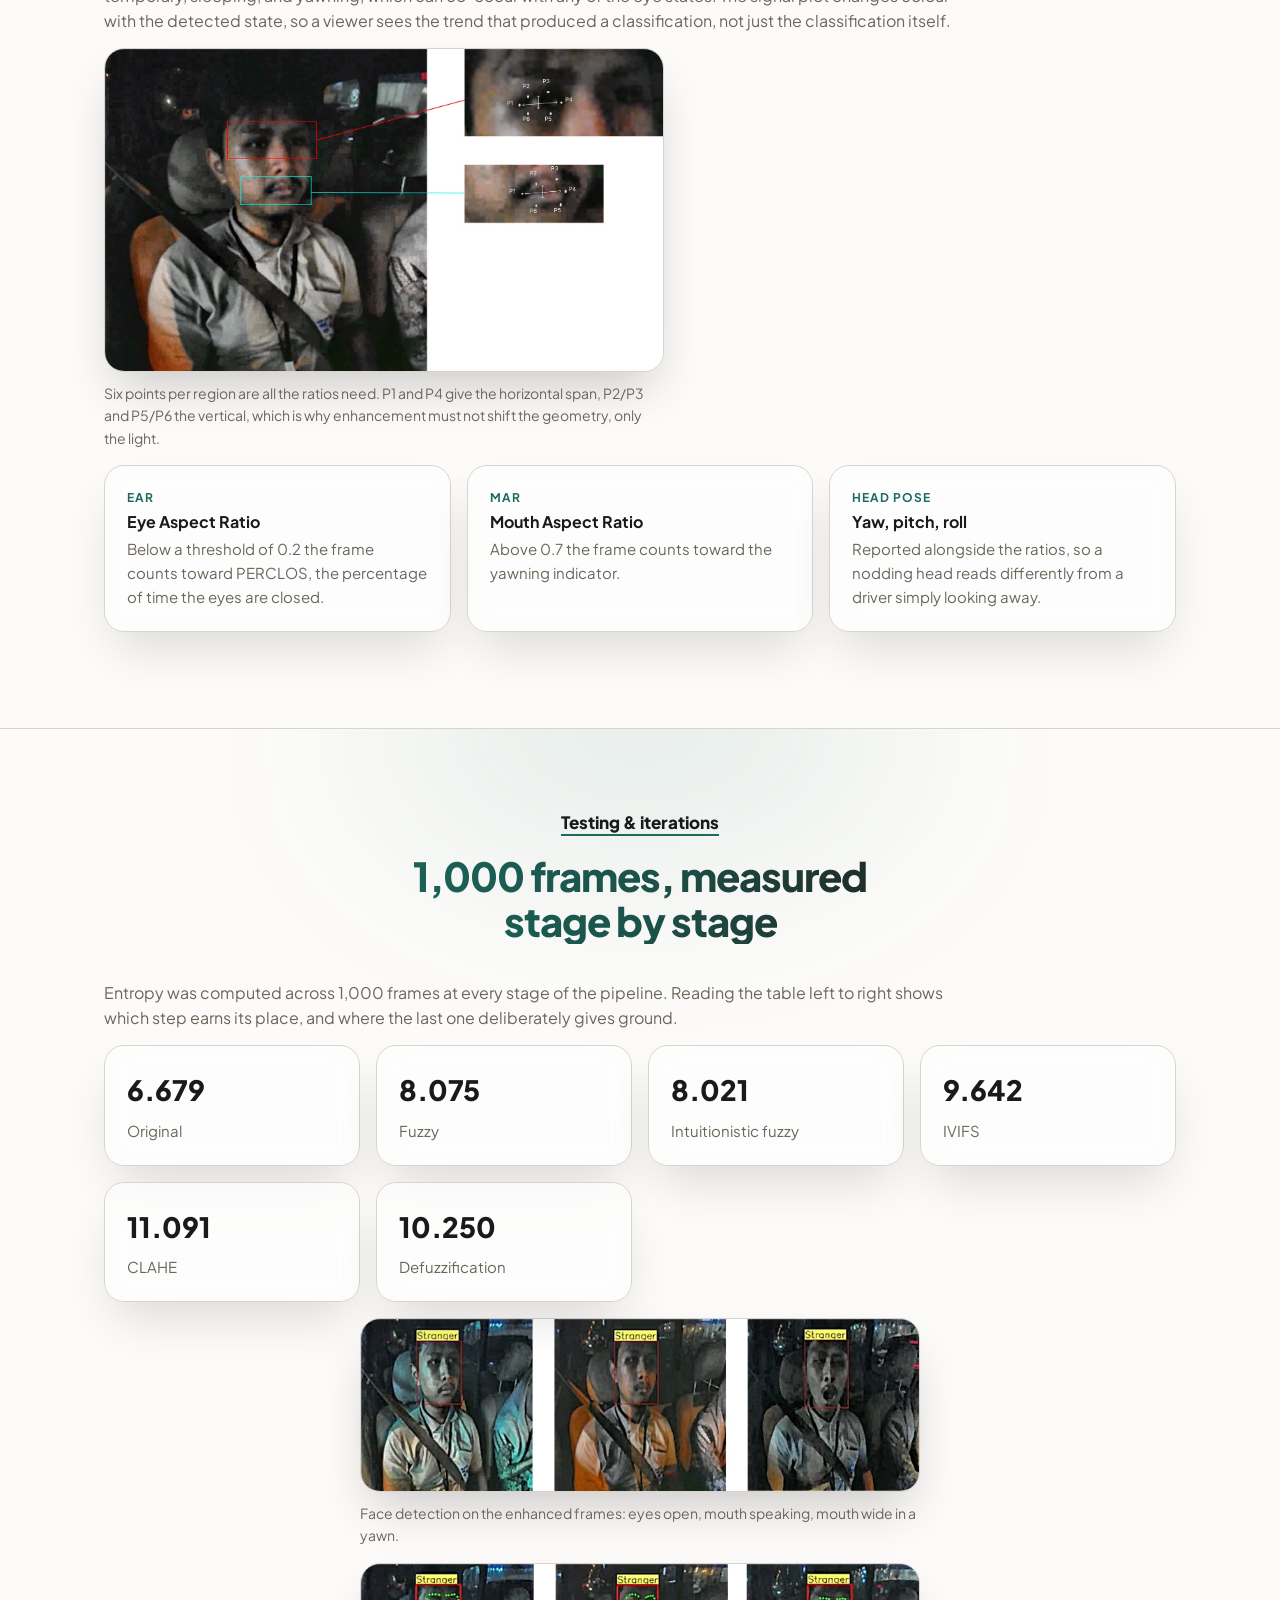
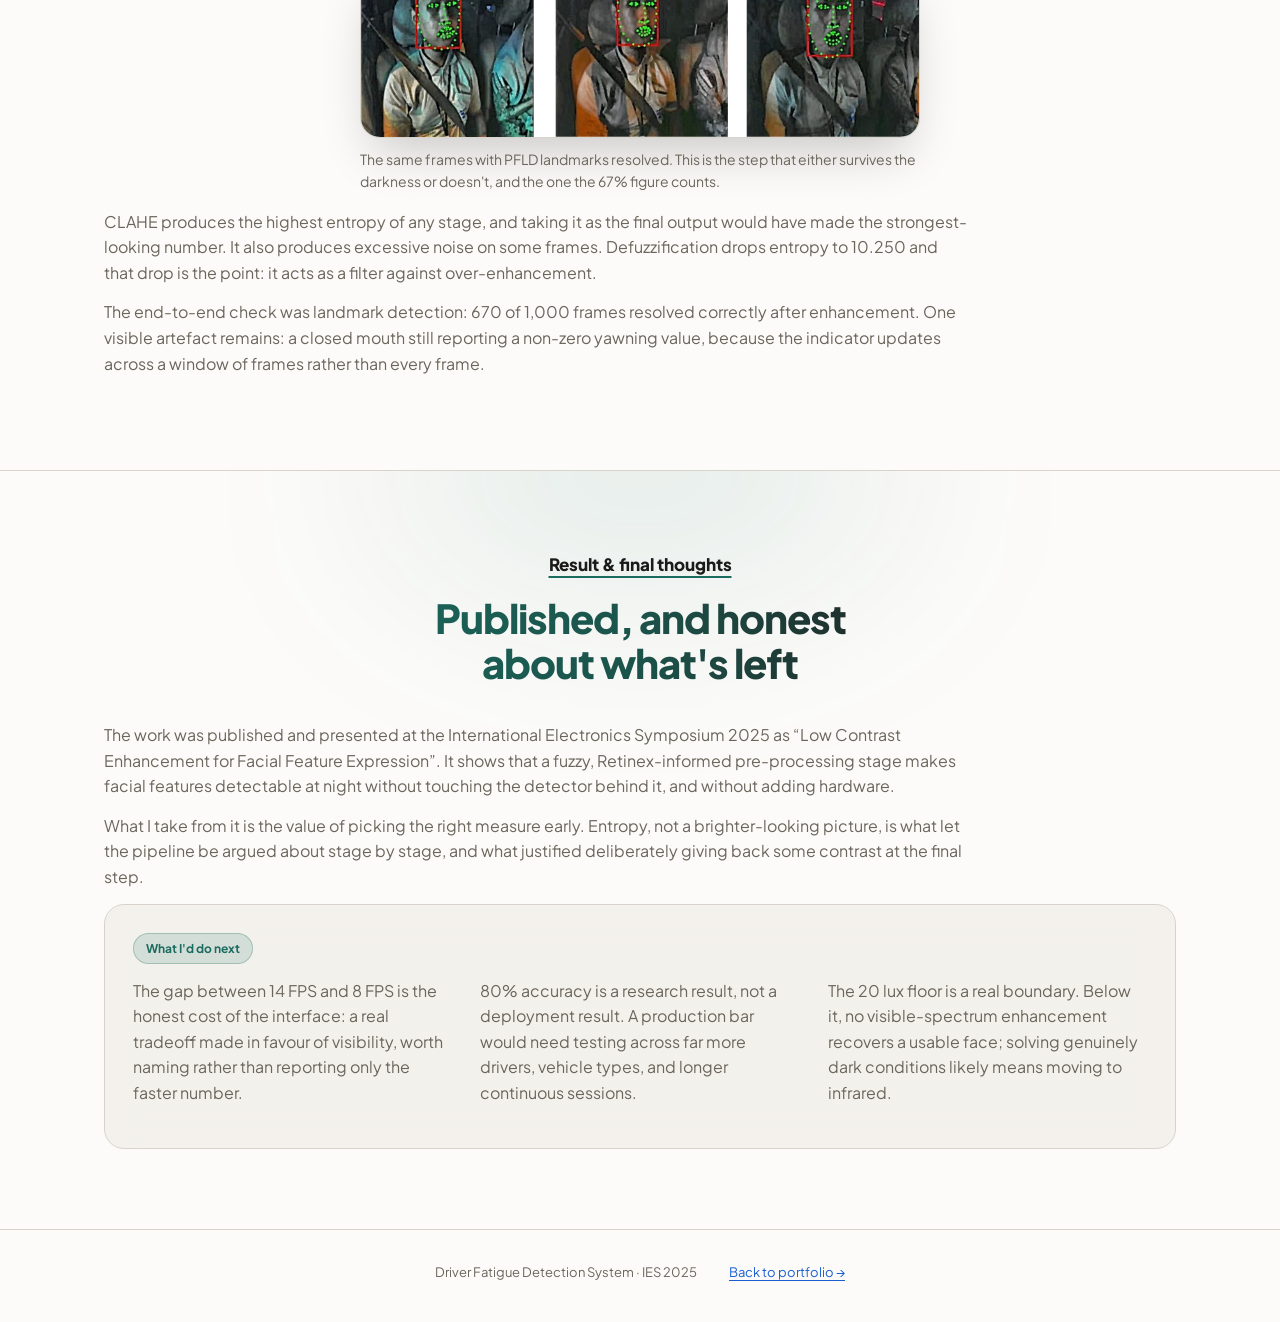
<file: dfds.html>
<!DOCTYPE html>
<html lang="en">
<head>
<meta charset="utf-8">
<meta name="viewport" content="width=device-width, initial-scale=1">
<title>Driver Fatigue Detection Case Study | Cindy Cetta Khairunnisa</title>
<meta name="description" content="Case study: Driver Fatigue Detection.">
<link rel="preconnect" href="https://fonts.googleapis.com">
<link rel="preconnect" href="https://fonts.gstatic.com" crossorigin>
<link href="https://fonts.googleapis.com/css2?family=Plus+Jakarta+Sans:wght@400;500;600;700;800&display=swap" rel="stylesheet">
<link rel="stylesheet" href="style.css">
<link rel="stylesheet" href="case.css">
</head>
<body>

<header class="nav">
  <div class="wrap">
    <strong><a href="index.html" style="color:inherit;text-decoration:none">Cindy Cetta Khairunnisa</a></strong>
    <nav aria-label="Main">
      <ul>
        <li><a href="index.html#education">Education</a></li>
        <li><a href="index.html#projects">Projects</a></li>
        <li><a href="index.html#contact">Contact</a></li>
      </ul>
    </nav>
  </div>
</header>

<main>
  <div class="wrap cs-top">
    <a class="back" href="index.html#dfds">&larr; Back to portfolio</a>
    <p class="eyebrow">Case study</p>
    <h1 class="cs-h1">A drowsiness detector that still <em>works</em> after dark.</h1>
    <p class="cs-lede">Driver fatigue detection systems are built on faces lit by daylight. Drivers keep driving after sunset. This project rebuilt the front of the pipeline so the face is still readable when the cabin is dark.</p>
    <dl class="cs-meta"><div><dt>ROLE</dt><dd>Researcher &amp; Systems Developer</dd></div><div><dt>YEAR</dt><dd>2024&ndash;2025 &middot; PT. VKTR / PENS</dd></div><div><dt>STACK</dt><dd>C++, ROS, OpenCV, Jetson AGX Xavier, TensorRT</dd></div></dl>
    <ul class="chips"><li><a class=primary href="https://ieeexplore.ieee.org/document/11161450" target="_blank" rel="noopener">View publication</a></li></ul>
    <figure class="shot" style="margin-top:32px"><div class="frame"><img src="img/dfds-histograms.jpg" alt="Two night-driving frames before and after enhancement, each with its luminance histogram" loading="lazy"></div><figcaption>Original frames (a, c) against the enhanced output (b, d), each with its luminance histogram. The original histograms spike hard against zero; after enhancement the distribution spreads across the range.</figcaption></figure>
  </div>

  <section class="cs"><div class="wrap">
    <h2>What shipped</h2>
    <p class="cs-title">End to end, in numbers</p>
    <div class="cards">
      <div class="card "><p style="font-size:28px;font-weight:800;margin:0 0 6px;color:var(--ink)">80%</p><p>PERCLOS detection accuracy, the percentage of time the eyes are measured closed.</p></div>
      <div class="card "><p style="font-size:28px;font-weight:800;margin:0 0 6px;color:var(--ink)">80%</p><p>Yawning detection accuracy, measured the same way over frame windows.</p></div>
      <div class="card "><p style="font-size:28px;font-weight:800;margin:0 0 6px;color:var(--ink)">14 &rarr; 8 FPS</p><p>Enhancement alone runs at 14 FPS on the Jetson. The full pipeline with the GUI attached runs at 8.</p></div>
      <div class="card "><p style="font-size:28px;font-weight:800;margin:0 0 6px;color:var(--ink)">20 lux</p><p>The floor below which no amount of enhancement recovers a usable face.</p></div>
    </div><p class="small">Figures from the IES 2025 paper and the internship work at Politeknik Elektronika Negeri Surabaya (PENS).</p>
  </div></section>
  <section class="cs problem wide-media"><div class="wrap">
    <div class="split">
      <div class="split-text">
    <h2>The problem</h2>
    <p class="cs-title">Fatigue detection cannot function in low-light conditions</p>
<p>The World Health Organization estimates 1.9 million lives are at risk from road accidents worldwide, and driver drowsiness is one of the leading causes of the fatal ones. Vision-based fatigue detection is a reasonable answer to it: the eyes and mouth give the signal away.</p><p>The catch is that published systems are generally validated on faces in the visible light spectrum. Drivers work from morning to night. In a dark cabin, uneven light and shadow blur or erase the exact features the detector depends on, so the system fails silently at the hours fatigue matters most.</p><p>Simply brightening the image doesn't solve it either. Histogram Equalization and its adaptive variant over-enhance and amplify noise, which degrades interpretation rather than improving it. The detector doesn't produce a wrong answer in the dark; it produces no answer at all.</p>
      </div>
      <figure class="split-media"><video class="split-video" src="media/minimal-lowlight-fatigue.mp4" autoplay muted loop playsinline preload="metadata" aria-label="Animation: fatigue detection failing in a dark cabin"></video></figure>
    </div>
  </div></section>
  <section class="cs"><div class="wrap">
    <h2>The solution</h2>
    <p class="cs-title">Fix the image before the detector ever sees it</p>
    <div class="cards">
      <div class="card "><span class="num">1</span><h4>Illumination-invariant pre-processing</h4><p>The enhancement sits ahead of detection, so the existing drowsiness logic is untouched. Lighting stops being the detector's problem.</p></div>
      <div class="card "><span class="num">2</span><h4>Fuzzy sets to model doubt</h4><p>Interval-Valued Intuitionistic Fuzzy Sets carry a hesitation degree alongside membership, so very dark pixels are treated as uncertain rather than simply black.</p></div>
      <div class="card "><span class="num">3</span><h4>CLAHE with a clip limit</h4><p>Local contrast is equalised block by block at a clip limit of 8, which lifts detail without the global over-enhancement that HE produces.</p></div>
      <div class="card "><span class="num">4</span><h4>Defuzzification as a brake</h4><p>A highlight modifier pulls contrast back down at the end. CLAHE alone scores higher on entropy but introduces noise; this trades a little of that back for stability.</p></div>
      <div class="card "><span class="num">5</span><h4>Saturation kept honest</h4><p>Raising brightness in HSV pulls the value channel away from saturation and skews colour, so saturation is adjusted proportionally to the change.</p></div>
      <div class="card "><span class="num">6</span><h4>No extra hardware</h4><p>The system stabilises facial visibility across times of day without an infrared emitter or cabin light aimed at the driver's face.</p></div>
    </div>
  </div></section>
  <section class="cs"><div class="wrap">
    <h2>Background</h2>
    <p class="cs-title">The system works perfectly, right up until the sun goes down</p>
<p>A driver has been on the road for six hours. It's past nine at night. The cabin is dark except for the dashboard glow and whatever the headlights throw back from the road. Their eyes start closing for a second longer than a blink. This is the exact moment a drowsiness detection system is supposed to earn its place, and the moment most of them stop working.</p><p>In the previous work I reviewed, systems were tested in good light. Put the same camera in a car at night, or driving into low sun, or through a tunnel, and the face the system depends on simply isn't legible anymore. That's the gap this project set out to close: not a better drowsiness detector, but one that still functions in the lighting conditions where drowsiness actually happens.</p>    <div class="cards">
      <div class="card "><p class="k">CAMERA</p><h4>Yealink UVC30, 120&deg; FOV</h4></div>
      <div class="card "><p class="k">COMPUTE</p><h4>NVIDIA Jetson AGX Xavier</h4></div>
      <div class="card "><p class="k">STACK</p><h4>C++, ROS, OpenCV, TensorRT</h4></div>
      <div class="card "><p class="k">PLACEMENT</p><h4>Windscreen, 59 cm from driver's face</h4></div>
    </div><p class="small">Advised by Dr. Bima Sena Bayu Dewantara and Prof. Ir. Dadet Pramadihanto, M.Eng, Ph.D at PENS.</p>
  </div></section>
  <section class="cs"><div class="wrap">
    <h2>Research</h2>
    <p class="cs-title">Testing the enhancement layer before trusting the detector</p>
<p>I treated image enhancement as the real problem, not as preprocessing. Before touching the drowsiness logic, I compared two published illumination-invariant methods head to head, on the same 1,000 frames: OptiFuzz, and Interval-Valued Intuitionistic Fuzzy Sets (IVIFS) combined with Retinex-based correction.</p><p>The detection pipeline downstream is only as good as the image it receives. A system that enhances brightness but introduces noise, or produces a beautiful image at 2.5 frames per second, hasn't solved the problem, it has moved it. So the comparison measured image quality and speed together, on the same frames.</p>    <div class="cards">
      <div class="card "><p class="k">OPTIFUZZ</p><h4>11.0563</h4><p>entropy, 2.5 FPS</p></div>
      <div class="card "><p class="k">IVIFS + RETINEX</p><h4>10.3472</h4><p>entropy, 14 FPS</p></div>
    </div><p>OptiFuzz's block histogram equalisation produced the higher-entropy image, roughly 0.25 bits ahead, but it was also five and a half times slower, at 2.5 FPS. In a moving car, a system at 2.5 FPS is making a decision about a driver's alertness on roughly 400 milliseconds of stale information.</p><p>IVIFS held the structure that actually mattered. Its CLAHE clip limit prevents noise accumulating in homogeneous regions, so it preserved facial edges and cabin contours without the coarse blocking artefacts OptiFuzz introduced: slightly less entropy, substantially cleaner structure, and fast enough to run live. The headline number was not the deciding number. That's the finding.</p>    <figure class="shot narrow"><div class="frame"><img src="img/dfds-ivifs.jpg" alt="Seven-stage IVIFS pipeline on a night frame, each stage with its histogram" loading="lazy"></div><figcaption>The IVIFS pipeline stage by stage, each with its intensity histogram. The original spikes hard against zero; the fuzzy stages sharpen that spike, isolating the darkest, most uncertain pixels before CLAHE spreads the distribution across the full range. Defuzzification pulls some of that spread back in, trading peak contrast for a cleaner, more natural-looking frame.</figcaption></figure>
  </div></section>
  <section class="cs"><div class="wrap">
    <h2>Define</h2>
    <p class="cs-title">One constraint governed every decision after this point</p>
<p>The system has to run in real time on hardware that fits in a car, in lighting conditions the camera was never designed for. Every subsequent choice traces back to this sentence: it ruled out the higher-quality enhancement method, set the processing budget, and determined what could and couldn't be computed per frame.</p>    <div class="cards">
      <div class="card " style="background:var(--accent);border-color:var(--accent)"><p class="k" style="color:rgba(255,255,255,.7)">HARD REQUIREMENT</p><p style="color:#fff">Enhancement must not alter the geometry of the eyes and mouth. Eye and mouth aspect ratios are the fatigue signal: distort them and the correction is worse than the darkness.</p></div>
      <div class="card "><p class="k">HARD CONSTRAINT</p><p>Minimum 20 lux for eyes, mouth and chin to stay resolvable; 640&times;480 frames published over ROS at 30 Hz; real time on the Jetson, not a curated still dataset.</p></div>
    </div>
  </div></section>
  <section class="cs"><div class="wrap">
    <h2>Ideation &amp; pipeline</h2>
    <p class="cs-title">Nine stages between the camera and the detector</p>
<p>Why enhance the image instead of training a more robust detector? Because a detector trained to handle darkness still has to see something. Enhancement fixes the input for every downstream stage at once: face detection, landmark extraction and expression classification all inherit the improvement.</p>    <div class="cards">
      <div class="card "><p class="k"></p><h4>The face is unreadable in low light</h4><p>IVIFS with Retinex correction raises illumination without adding noise, keeping the bounding box and 68-point landmark detection viable.</p></div>
      <div class="card "><p class="k"></p><h4>Eye size varies between drivers</h4><p>PERCLOS measures closure relative to each driver's own maximum open state, not a fixed threshold.</p></div>
      <div class="card "><p class="k"></p><h4>A single frame can't tell a blink from drowsiness</h4><p>PERCLOS and yawning are computed over frame windows, not instants; a mouth open for 60 consecutive frames is a yawn.</p></div>
    </div><p>No single technique did the job on its own. Each stage covers the previous one's weakness, and the last stage exists specifically to undo the excess of the one before it.</p>    <ul class="flow"><li>Frame</li><li class="ar">&rarr;</li><li class=d>Fuzzification</li><li class="ar">&rarr;</li><li>Intuitionistic fuzzification</li><li class="ar">&rarr;</li><li class=d>IVIFS</li><li class="ar">&rarr;</li><li>RGB &rarr; HSV</li><li class="ar">&rarr;</li><li class=a>CLAHE, clip 8</li><li class="ar">&rarr;</li><li>Linear enhancement</li><li class="ar">&rarr;</li><li>Dynamic range expansion</li><li class="ar">&rarr;</li><li>Saturation adjustment</li><li class="ar">&rarr;</li><li class=a>Defuzzification</li><li class="ar">&rarr;</li><li>To detector</li></ul>    <div class="cards">
      <div class="card "><p class="k">01</p><h4>Fuzzification</h4><p>Pixels normalised to [0,1] and turned into membership and non-membership values.</p></div>
      <div class="card "><p class="k">02</p><h4>Intuitionistic fuzzification</h4><p>A hesitation index is added, giving the image a representation of doubt that resists noise.</p></div>
      <div class="card "><p class="k">03</p><h4>IVIFS</h4><p>Doubt is scaled into an interval, making the equalisation that follows adaptive to very low luminance.</p></div>
      <div class="card "><p class="k">04</p><h4>RGB to HSV</h4><p>Brightness is separated from colour so the value channel can be worked on alone.</p></div>
      <div class="card "><p class="k">05</p><h4>CLAHE, clip limit 8</h4><p>Local contrast equalised per block. This is where the histogram genuinely opens up.</p></div>
      <div class="card "><p class="k">06</p><h4>Linear enhancement</h4><p>The value channel is stretched, bounded to avoid an excessive lift.</p></div>
      <div class="card "><p class="k">07</p><h4>Dynamic range expansion</h4><p>Brightening bunches pixels at high grey levels; a piecewise function pushes them apart again.</p></div>
      <div class="card "><p class="k">08</p><h4>Saturation adjustment</h4><p>Saturation is corrected against the mean gap between the S and V channels, keeping colour plausible.</p></div>
      <div class="card dark"><p class="k">09</p><h4>Defuzzification</h4><p>Fuzzy values return to crisp intensities, with a highlight modifier subtracted to prevent extreme saturation.</p></div>
    </div>
  </div></section>
  <section class="cs"><div class="wrap">
    <h2>Design</h2>
    <p class="cs-title">The monitoring GUI, and the numbers it had to surface</p>
<p>A real-time GUI sat on top of the pipeline for visual monitoring and reporting. Its job was to make the intermediate state visible, because when a detection is wrong you need to know whether the image, the landmarks or the thresholds failed. EAR and MAR feed a decision tree producing five states: normal, glaring eyes, eyes closed temporary, sleeping, and yawning, which can co-occur with any of the eye states. The signal plot changes colour with the detected state, so a viewer sees the trend that produced a classification, not just the classification itself.</p>    <figure class="shot narrow"><div class="frame"><img src="img/dfds-landmarks.jpg" alt="Night frame with the eye and mouth regions boxed and enlarged, showing landmark points P1 to P6" loading="lazy"></div><figcaption>Six points per region are all the ratios need. P1 and P4 give the horizontal span, P2/P3 and P5/P6 the vertical, which is why enhancement must not shift the geometry, only the light.</figcaption></figure>    <div class="cards">
      <div class="card "><p class="k">EAR</p><h4>Eye Aspect Ratio</h4><p>Below a threshold of 0.2 the frame counts toward PERCLOS, the percentage of time the eyes are closed.</p></div>
      <div class="card "><p class="k">MAR</p><h4>Mouth Aspect Ratio</h4><p>Above 0.7 the frame counts toward the yawning indicator.</p></div>
      <div class="card "><p class="k">HEAD POSE</p><h4>Yaw, pitch, roll</h4><p>Reported alongside the ratios, so a nodding head reads differently from a driver simply looking away.</p></div>
    </div>
  </div></section>
  <section class="cs"><div class="wrap">
    <h2>Testing &amp; iterations</h2>
    <p class="cs-title">1,000 frames, measured stage by stage</p>
<p>Entropy was computed across 1,000 frames at every stage of the pipeline. Reading the table left to right shows which step earns its place, and where the last one deliberately gives ground.</p>    <div class="cards">
      <div class="card "><p style="font-size:28px;font-weight:800;margin:0 0 6px;color:var(--ink)">6.679</p><p>Original</p></div>
      <div class="card "><p style="font-size:28px;font-weight:800;margin:0 0 6px;color:var(--ink)">8.075</p><p>Fuzzy</p></div>
      <div class="card "><p style="font-size:28px;font-weight:800;margin:0 0 6px;color:var(--ink)">8.021</p><p>Intuitionistic fuzzy</p></div>
      <div class="card "><p style="font-size:28px;font-weight:800;margin:0 0 6px;color:var(--ink)">9.642</p><p>IVIFS</p></div>
      <div class="card "><p style="font-size:28px;font-weight:800;margin:0 0 6px;color:var(--ink)">11.091</p><p>CLAHE</p></div>
      <div class="card "><p style="font-size:28px;font-weight:800;margin:0 0 6px;color:var(--ink)">10.250</p><p>Defuzzification</p></div>
    </div>    <figure class="shot" style="max-width:560px;margin-left:auto;margin-right:auto"><div class="frame"><img src="img/dfds-pipeline.jpg" alt="Three enhanced night frames with the driver's face detected and boxed" loading="lazy"></div><figcaption>Face detection on the enhanced frames: eyes open, mouth speaking, mouth wide in a yawn.</figcaption></figure>    <figure class="shot" style="max-width:560px;margin-left:auto;margin-right:auto"><div class="frame"><img src="img/dfds-detection.jpg" alt="The same three frames with facial landmarks resolved across the eyes, nose and mouth" loading="lazy"></div><figcaption>The same frames with PFLD landmarks resolved. This is the step that either survives the darkness or doesn't, and the one the 67% figure counts.</figcaption></figure><p>CLAHE produces the highest entropy of any stage, and taking it as the final output would have made the strongest-looking number. It also produces excessive noise on some frames. Defuzzification drops entropy to 10.250 and that drop is the point: it acts as a filter against over-enhancement.</p><p>The end-to-end check was landmark detection: 670 of 1,000 frames resolved correctly after enhancement. One visible artefact remains: a closed mouth still reporting a non-zero yawning value, because the indicator updates across a window of frames rather than every frame.</p>
  </div></section>
  <section class="cs"><div class="wrap">
    <h2>Result &amp; final thoughts</h2>
    <p class="cs-title">Published, and honest about what's left</p>
<p>The work was published and presented at the International Electronics Symposium 2025 as &ldquo;Low Contrast Enhancement for Facial Feature Expression&rdquo;. It shows that a fuzzy, Retinex-informed pre-processing stage makes facial features detectable at night without touching the detector behind it, and without adding hardware.</p><p>What I take from it is the value of picking the right measure early. Entropy, not a brighter-looking picture, is what let the pipeline be argued about stage by stage, and what justified deliberately giving back some contrast at the final step.</p>    <div class="panel"><span class="tag">What I'd do next</span><div class="cols"><p>The gap between 14 FPS and 8 FPS is the honest cost of the interface: a real tradeoff made in favour of visibility, worth naming rather than reporting only the faster number.</p><p>80% accuracy is a research result, not a deployment result. A production bar would need testing across far more drivers, vehicle types, and longer continuous sessions.</p><p>The 20 lux floor is a real boundary. Below it, no visible-spectrum enhancement recovers a usable face; solving genuinely dark conditions likely means moving to infrared.</p></div></div>
  </div></section>
</main>

<footer>
  <div class="wrap">
    <span>Driver Fatigue Detection System &middot; IES 2025</span>
    <a href="index.html#dfds">Back to portfolio &rarr;</a>
  </div>
</footer>

</body>
</html>
</file>
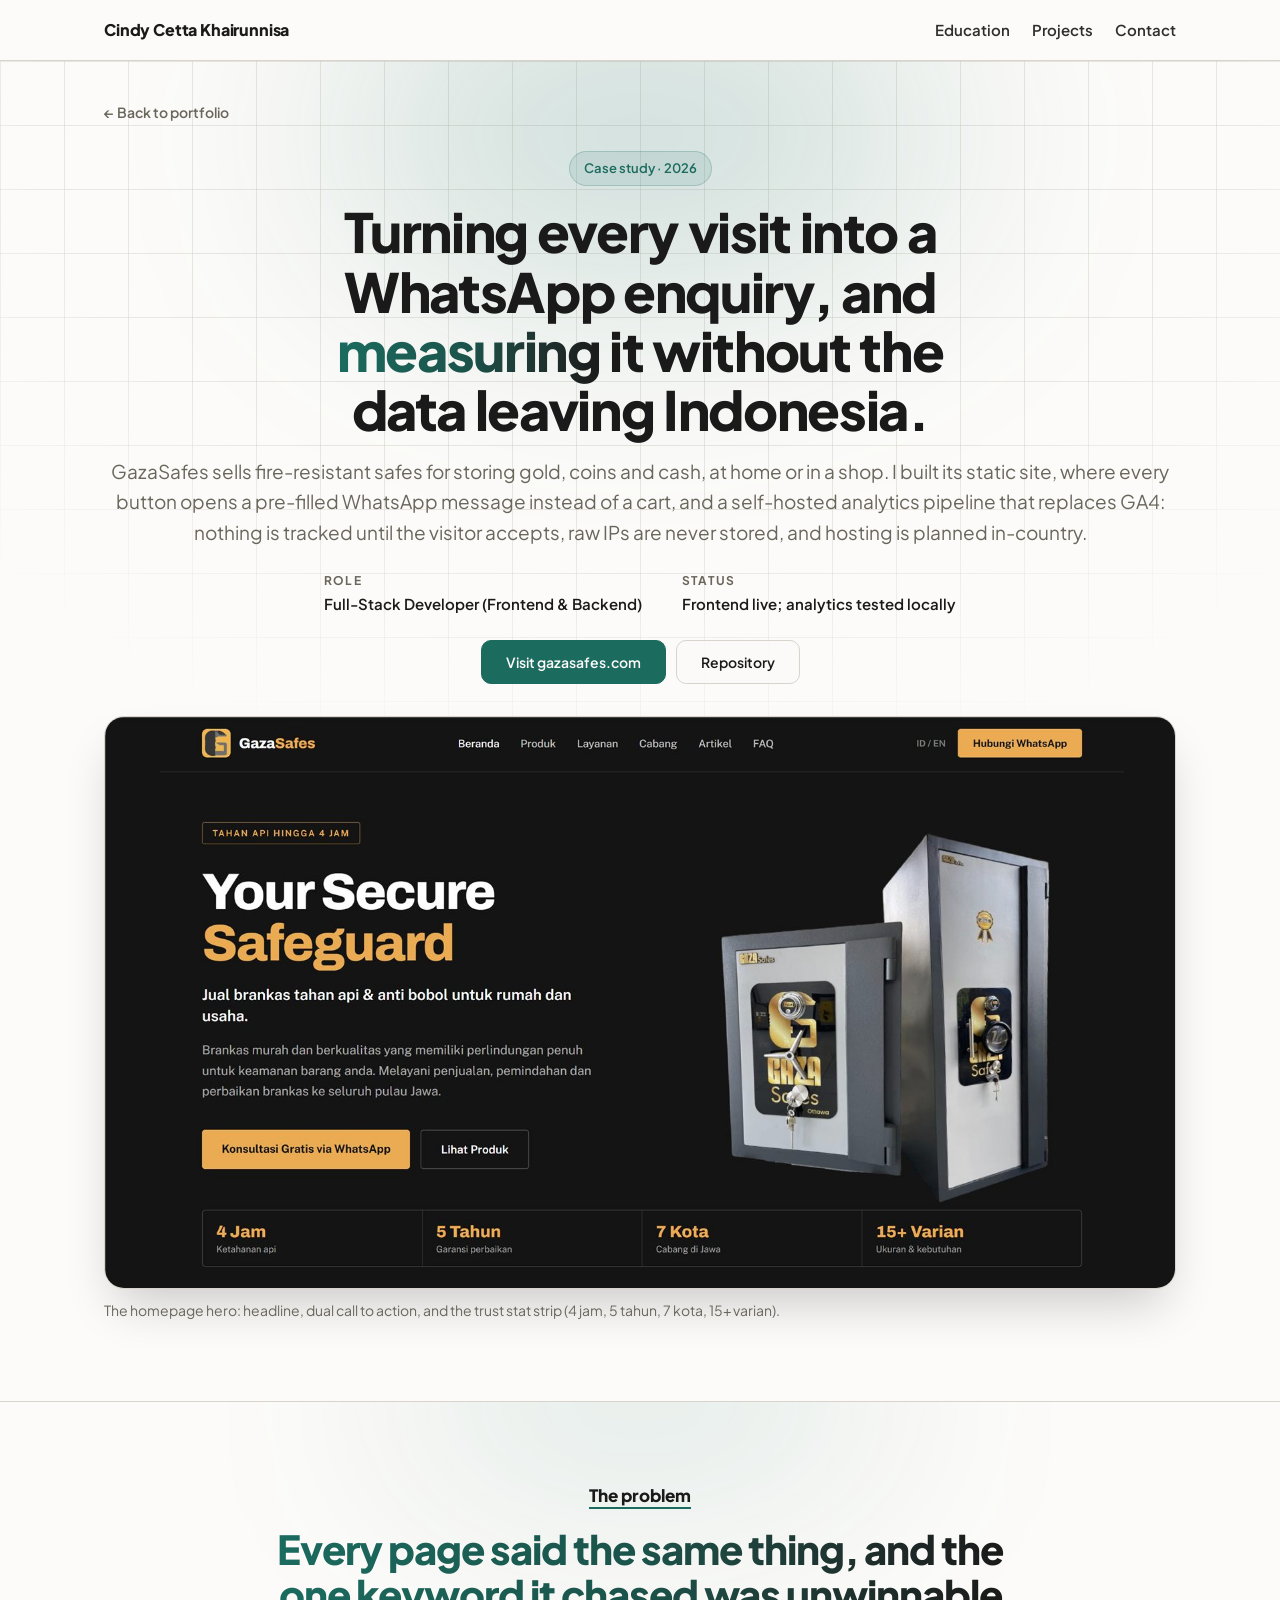
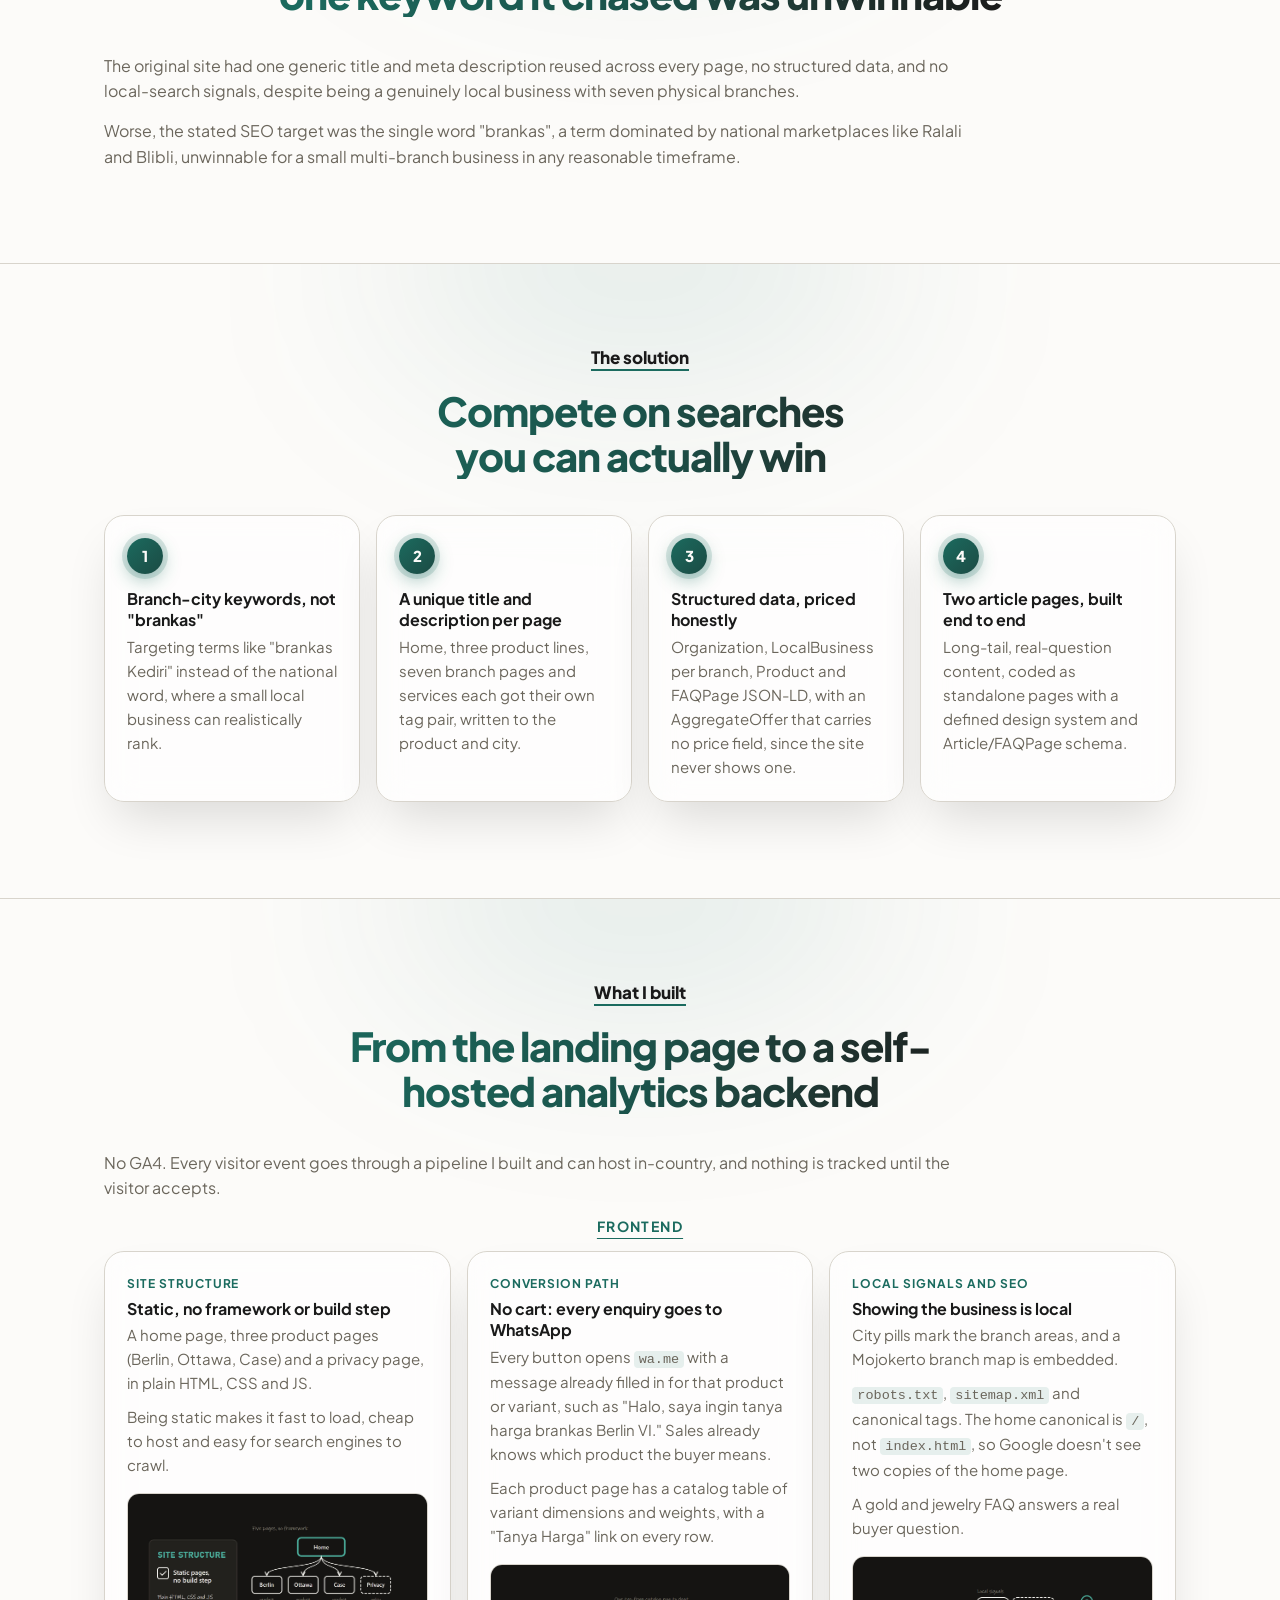
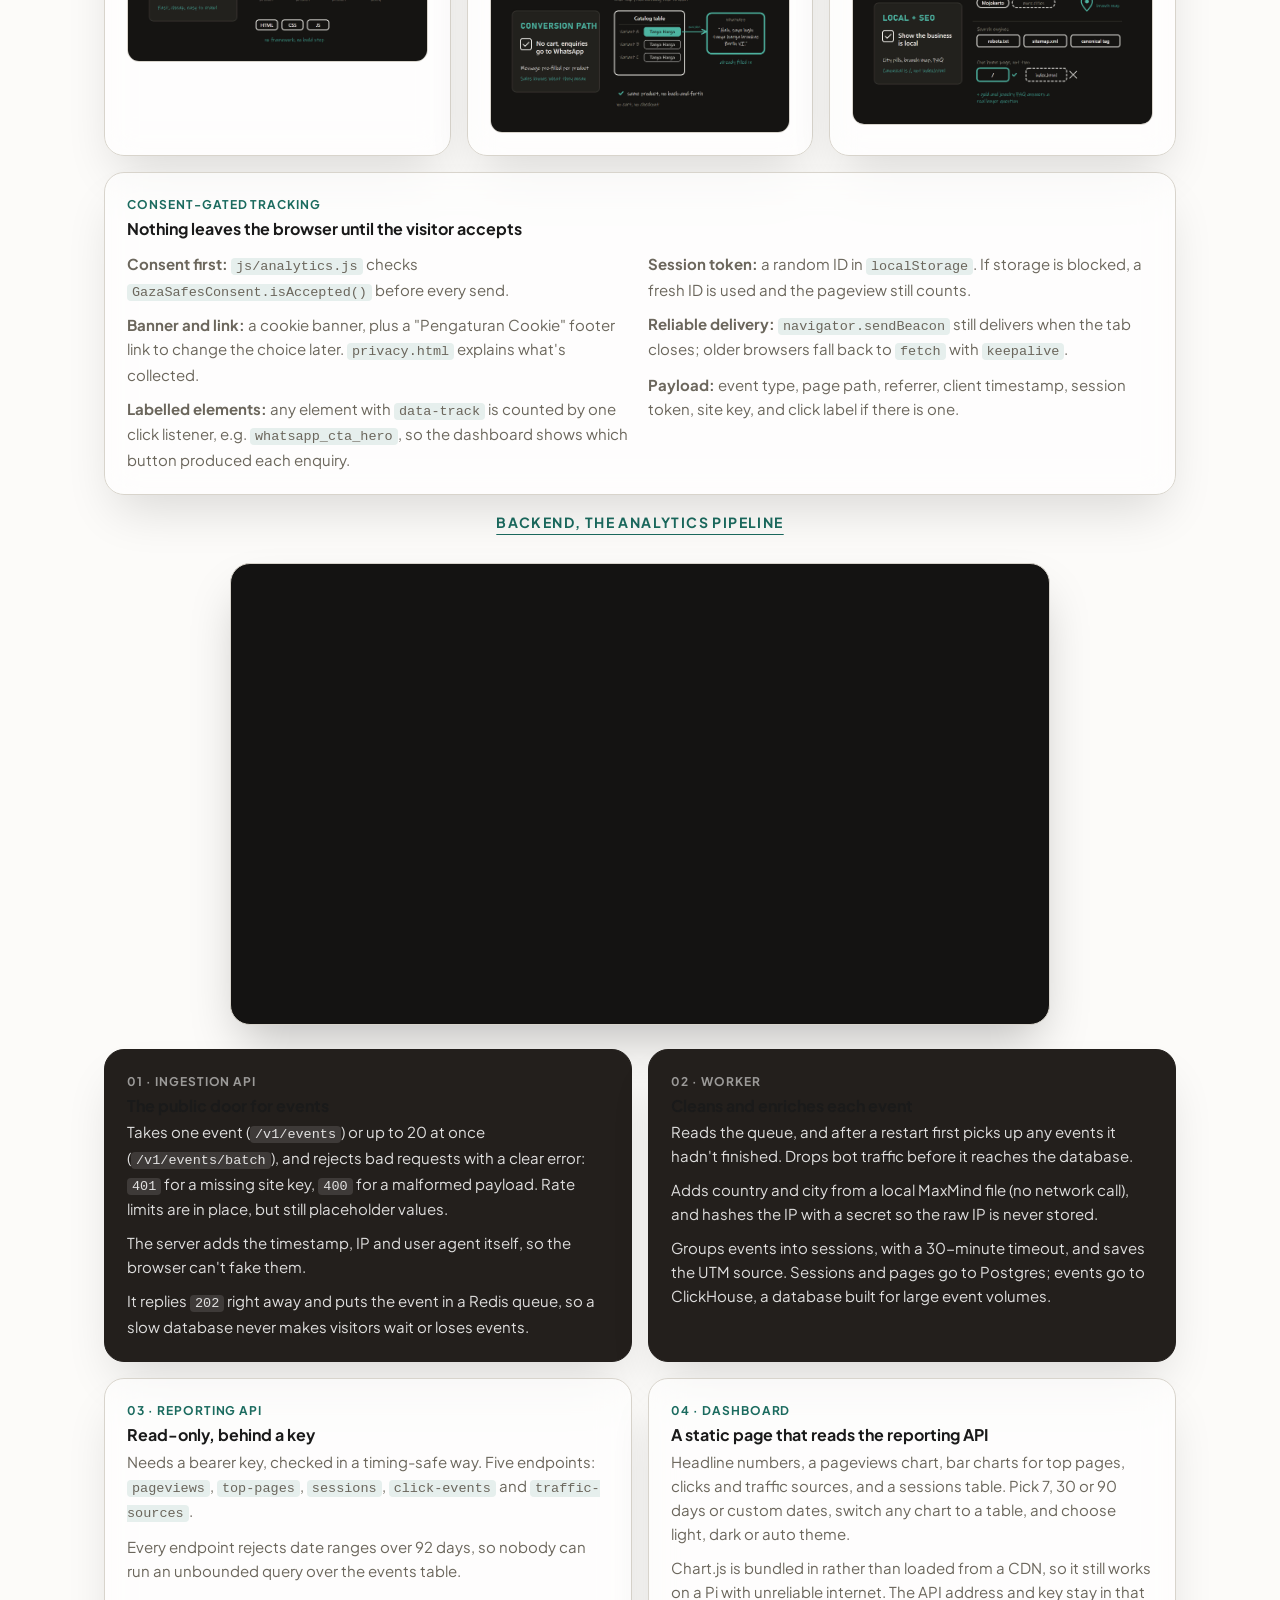
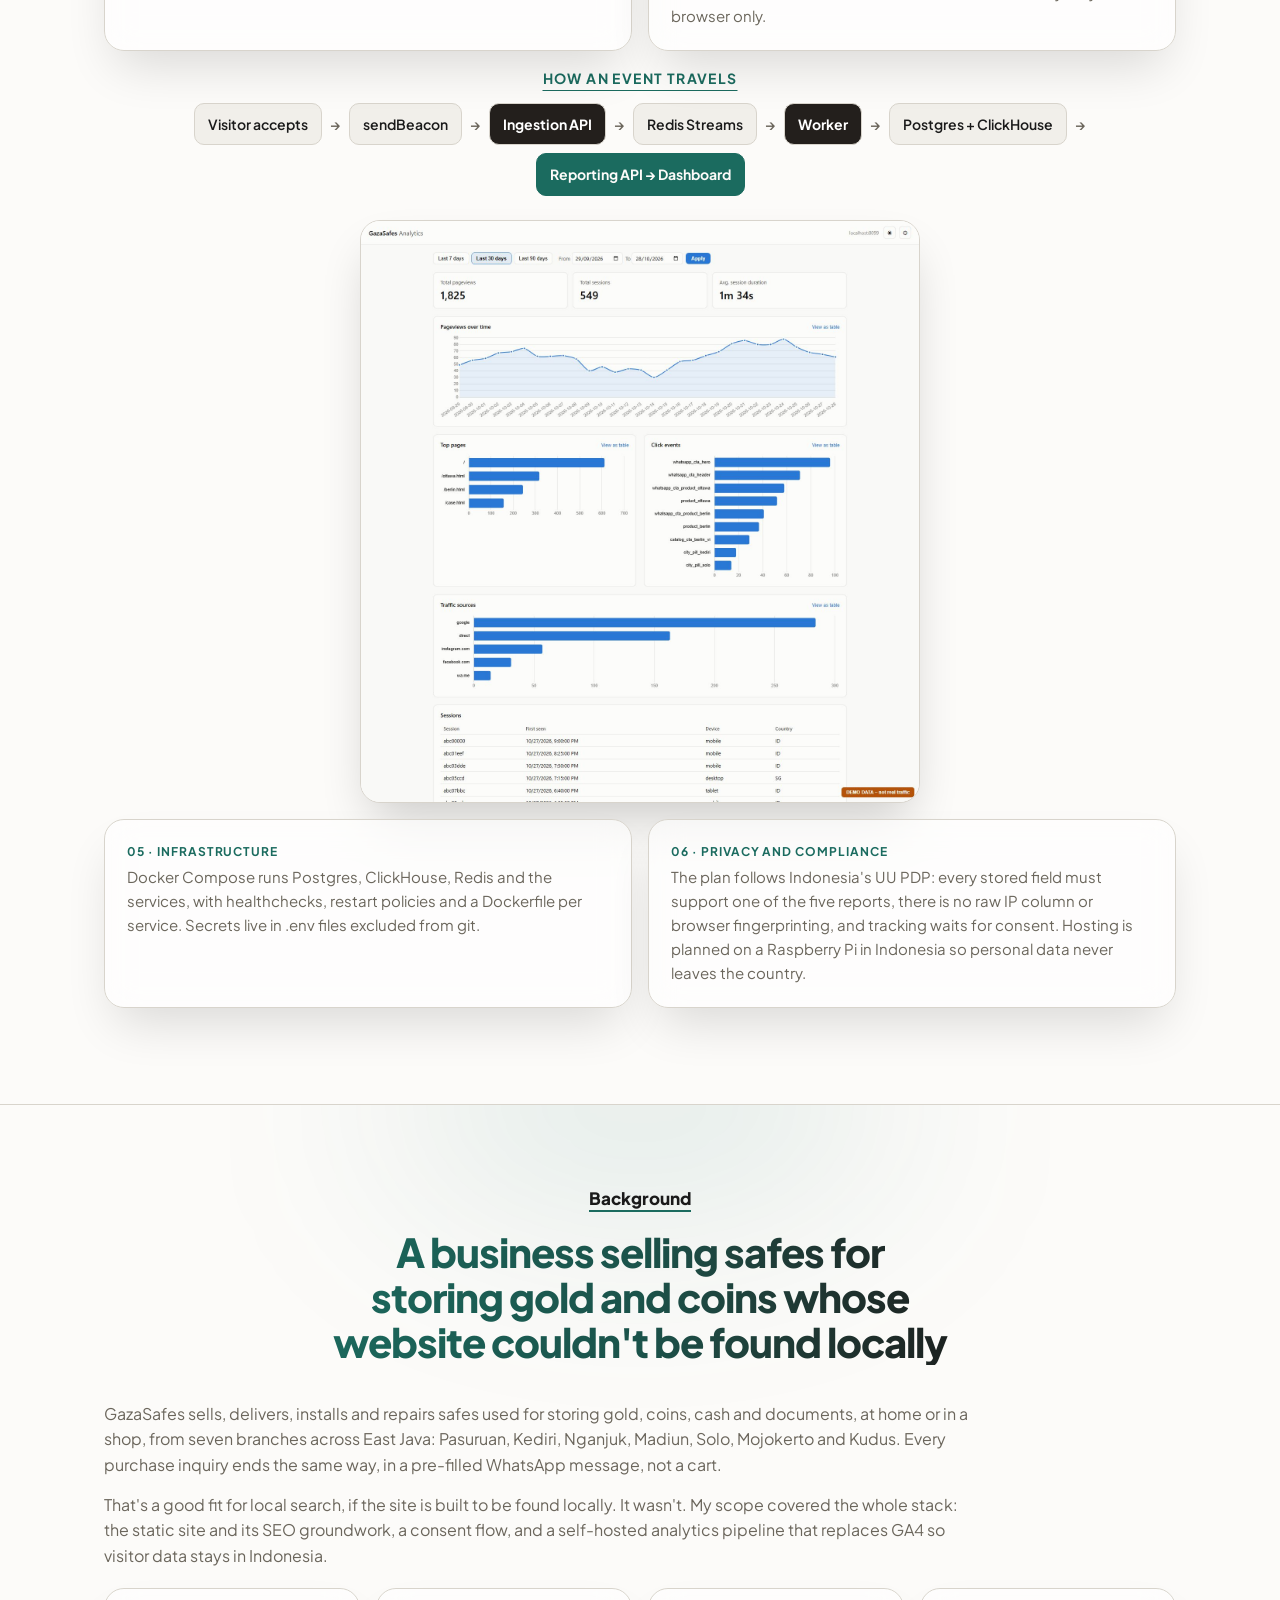
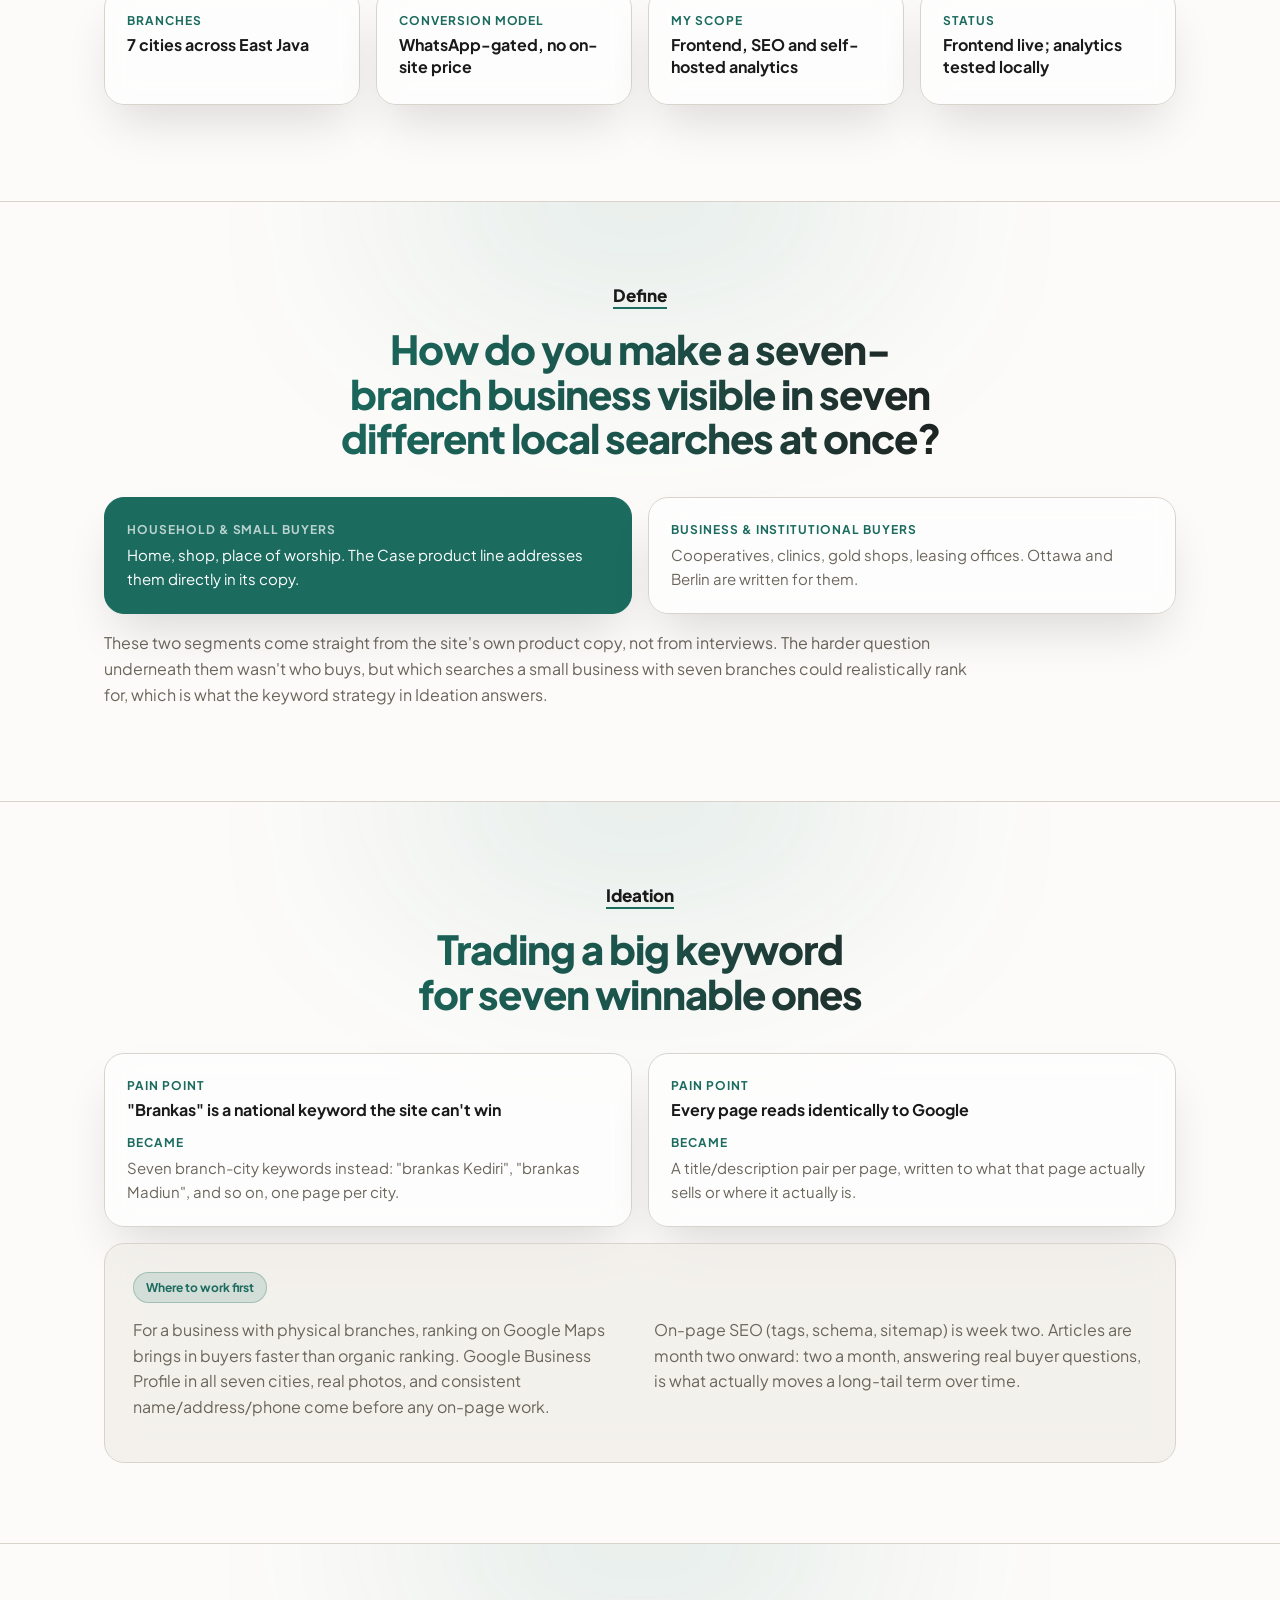
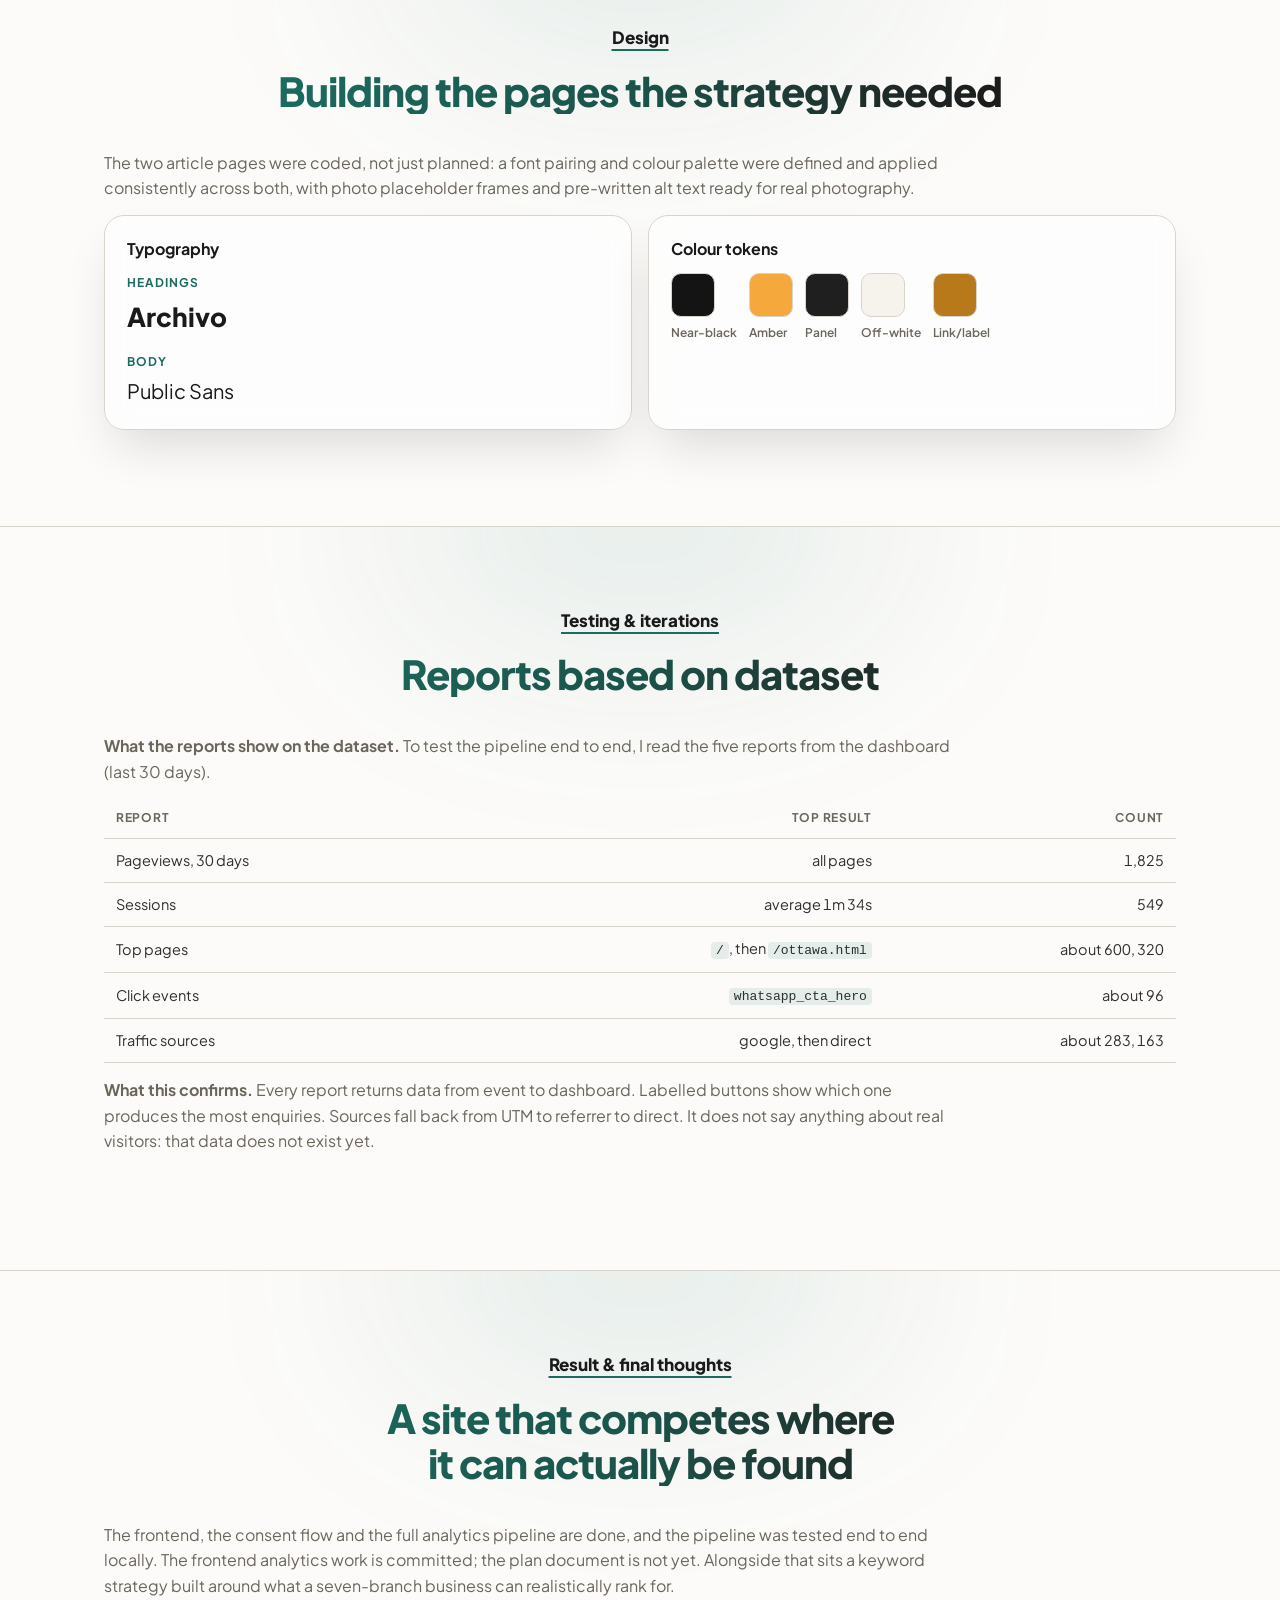
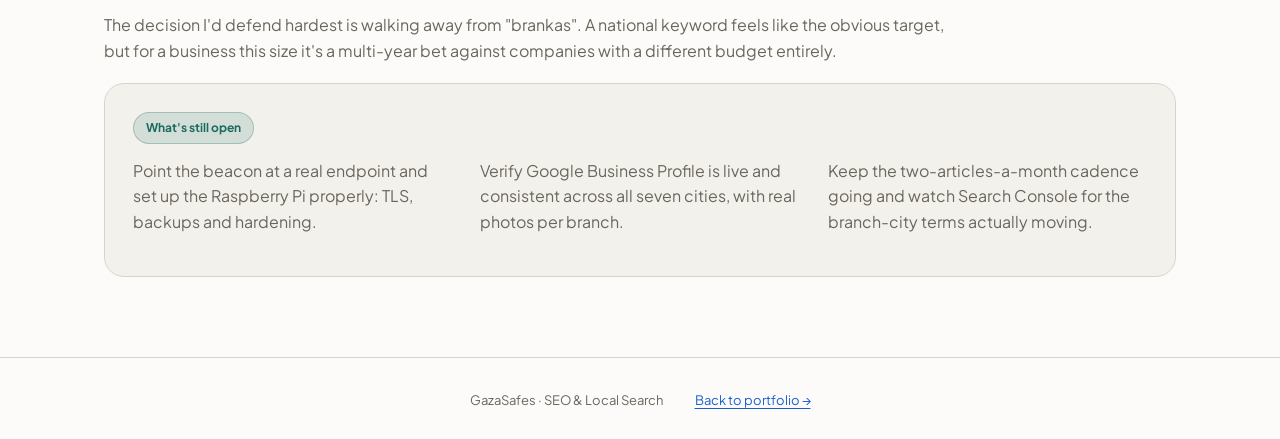
<file: gazasafes.html>
<!DOCTYPE html>
<html lang="en">
<head>
<meta charset="utf-8">
<meta name="viewport" content="width=device-width, initial-scale=1">
<title>GazaSafes Case Study | Cindy Cetta Khairunnisa</title>
<meta name="description" content="Case study: a static WhatsApp-first site and a self-hosted, consent-gated analytics pipeline for GazaSafes.">
<link rel="preconnect" href="https://fonts.googleapis.com">
<link rel="preconnect" href="https://fonts.gstatic.com" crossorigin>
<link href="https://fonts.googleapis.com/css2?family=Plus+Jakarta+Sans:wght@400;500;600;700;800&display=swap" rel="stylesheet">
<link rel="stylesheet" href="style.css">
<link rel="stylesheet" href="case.css">
</head>
<body>

<header class="nav">
  <div class="wrap">
    <strong><a href="index.html" style="color:inherit;text-decoration:none">Cindy Cetta Khairunnisa</a></strong>
    <nav aria-label="Main">
      <ul>
        <li><a href="index.html#education">Education</a></li>
        <li><a href="index.html#projects">Projects</a></li>
        <li><a href="index.html#contact">Contact</a></li>
      </ul>
    </nav>
  </div>
</header>

<main>
  <div class="wrap cs-top">
    <a class="back" href="index.html#gazasafes">&larr; Back to portfolio</a>
    <p class="eyebrow">Case study &middot; 2026</p>
    <h1 class="cs-h1">Turning every visit into a WhatsApp enquiry, and <em>measuring</em> it without the data leaving Indonesia.</h1>
    <p class="cs-lede">GazaSafes sells fire-resistant safes for storing gold, coins and cash, at home or in a shop. I built its static site, where every button opens a pre-filled WhatsApp message instead of a cart, and a self-hosted analytics pipeline that replaces GA4: nothing is tracked until the visitor accepts, raw IPs are never stored, and hosting is planned in-country.</p>
    <dl class="cs-meta">
      <div><dt>ROLE</dt><dd>Full-Stack Developer (Frontend &amp; Backend)</dd></div>
      <div><dt>STATUS</dt><dd>Frontend live; analytics tested locally</dd></div>
    </dl>
    <ul class="chips">
      <li><a class="primary" href="https://gazasafes.com" target="_blank" rel="noopener">Visit gazasafes.com</a></li>
      <li><a href="https://github.com/cynd2/gazasafes_website-v2" target="_blank" rel="noopener">Repository</a></li>
    </ul>
    <figure class="shot" style="margin-top:32px">
      <div class="frame"><img src="img/gaza-home.jpg" alt="GazaSafes homepage hero with headline, trust stat strip and a product safe"></div>
      <figcaption>The homepage hero: headline, dual call to action, and the trust stat strip (4 jam, 5 tahun, 7 kota, 15+ varian).</figcaption>
    </figure>
  </div>

  <section class="cs"><div class="wrap">
    <h2>The problem</h2>
    <p class="cs-title">Every page said the same thing, and the one keyword it chased was unwinnable</p>
    <p>The original site had one generic title and meta description reused across every page, no structured data, and no local-search signals, despite being a genuinely local business with seven physical branches.</p>
    <p>Worse, the stated SEO target was the single word "brankas", a term dominated by national marketplaces like Ralali and Blibli, unwinnable for a small multi-branch business in any reasonable timeframe.</p>
  </div></section>

  <section class="cs"><div class="wrap">
    <h2>The solution</h2>
    <p class="cs-title">Compete on searches you can actually win</p>
    <div class="cards">
      <div class="card"><span class="num">1</span><h4>Branch-city keywords, not "brankas"</h4><p>Targeting terms like "brankas Kediri" instead of the national word, where a small local business can realistically rank.</p></div>
      <div class="card"><span class="num">2</span><h4>A unique title and description per page</h4><p>Home, three product lines, seven branch pages and services each got their own tag pair, written to the product and city.</p></div>
      <div class="card"><span class="num">3</span><h4>Structured data, priced honestly</h4><p>Organization, LocalBusiness per branch, Product and FAQPage JSON-LD, with an AggregateOffer that carries no price field, since the site never shows one.</p></div>
      <div class="card"><span class="num">4</span><h4>Two article pages, built end to end</h4><p>Long-tail, real-question content, coded as standalone pages with a defined design system and Article/FAQPage schema.</p></div>
    </div>
  </div></section>

  <section class="cs"><div class="wrap">
    <h2>What I built</h2>
    <p class="cs-title">From the landing page to a self-hosted analytics backend</p>
    <p>No GA4. Every visitor event goes through a pipeline I built and can host in-country, and nothing is tracked until the visitor accepts.</p>

    <p class="cs-label cs-label-c">FRONTEND</p>
    <div class="cards">
      <div class="card"><p class="k">SITE STRUCTURE</p><h4>Static, no framework or build step</h4>
        <p>A home page, three product pages (Berlin, Ottawa, Case) and a privacy page, in plain HTML, CSS and JS.</p>
        <p>Being static makes it fast to load, cheap to host and easy for search engines to crawl.</p><img class="card-illus" src="img/gz-structure.jpg" alt="Illustration: a static site with a home page, three product pages and a privacy page, built in plain HTML, CSS and JS" loading="lazy"></div>
      <div class="card"><p class="k">CONVERSION PATH</p><h4>No cart: every enquiry goes to WhatsApp</h4>
        <p>Every button opens <code>wa.me</code> with a message already filled in for that product or variant, such as "Halo, saya ingin tanya harga brankas Berlin VI." Sales already knows which product the buyer means.</p>
        <p>Each product page has a catalog table of variant dimensions and weights, with a "Tanya Harga" link on every row.</p><img class="card-illus" src="img/gz-conversion.jpg" alt="Illustration: a Tanya Harga button in the catalog table opens WhatsApp with the product message already filled in" loading="lazy"></div>
      <div class="card"><p class="k">LOCAL SIGNALS AND SEO</p><h4>Showing the business is local</h4>
        <p>City pills mark the branch areas, and a Mojokerto branch map is embedded.</p>
        <p><code>robots.txt</code>, <code>sitemap.xml</code> and canonical tags. The home canonical is <code>/</code>, not <code>index.html</code>, so Google doesn't see two copies of the home page.</p>
        <p>A gold and jewelry FAQ answers a real buyer question.</p><img class="card-illus" src="img/gz-seo.jpg" alt="Illustration: city pills and a branch map, robots.txt, sitemap.xml and a canonical tag pointing to the home page, not index.html" loading="lazy"></div>
    </div>
    <div class="card" style="margin-bottom:16px"><p class="k">CONSENT-GATED TRACKING</p><h4>Nothing leaves the browser until the visitor accepts</h4>
      <div class="cards wide" style="margin:12px 0 0">
        <div><p><strong>Consent first:</strong> <code>js/analytics.js</code> checks <code>GazaSafesConsent.isAccepted()</code> before every send.</p>
          <p><strong>Banner and link:</strong> a cookie banner, plus a "Pengaturan Cookie" footer link to change the choice later. <code>privacy.html</code> explains what's collected.</p>
          <p><strong>Labelled elements:</strong> any element with <code>data-track</code> is counted by one click listener, e.g. <code>whatsapp_cta_hero</code>, so the dashboard shows which button produced each enquiry.</p></div>
        <div><p><strong>Session token:</strong> a random ID in <code>localStorage</code>. If storage is blocked, a fresh ID is used and the pageview still counts.</p>
          <p><strong>Reliable delivery:</strong> <code>navigator.sendBeacon</code> still delivers when the tab closes; older browsers fall back to <code>fetch</code> with <code>keepalive</code>.</p>
          <p><strong>Payload:</strong> event type, page path, referrer, client timestamp, session token, site key, and click label if there is one.</p></div>
      </div>
    </div>

    <p class="cs-label cs-label-c">BACKEND, THE ANALYTICS PIPELINE</p>
    <div class="intro-video"><figure><video src="media/minimal-analytics-pipeline.mp4" autoplay muted loop playsinline preload="metadata" aria-label="Animation: a visitor event travels through the analytics pipeline from the browser to the dashboard"></video></figure></div>
    <div class="cards wide">
      <div class="card dark"><p class="k">01 &middot; INGESTION API</p><h4>The public door for events</h4>
        <p>Takes one event (<code>/v1/events</code>) or up to 20 at once (<code>/v1/events/batch</code>), and rejects bad requests with a clear error: <code>401</code> for a missing site key, <code>400</code> for a malformed payload. Rate limits are in place, but still placeholder values.</p>
        <p>The server adds the timestamp, IP and user agent itself, so the browser can't fake them.</p>
        <p>It replies <code>202</code> right away and puts the event in a Redis queue, so a slow database never makes visitors wait or loses events.</p></div>
      <div class="card dark"><p class="k">02 &middot; WORKER</p><h4>Cleans and enriches each event</h4>
        <p>Reads the queue, and after a restart first picks up any events it hadn't finished. Drops bot traffic before it reaches the database.</p>
        <p>Adds country and city from a local MaxMind file (no network call), and hashes the IP with a secret so the raw IP is never stored.</p>
        <p>Groups events into sessions, with a 30-minute timeout, and saves the UTM source. Sessions and pages go to Postgres; events go to ClickHouse, a database built for large event volumes.</p></div>
    </div>
    <div class="cards wide">
      <div class="card"><p class="k">03 &middot; REPORTING API</p><h4>Read-only, behind a key</h4>
        <p>Needs a bearer key, checked in a timing-safe way. Five endpoints: <code>pageviews</code>, <code>top-pages</code>, <code>sessions</code>, <code>click-events</code> and <code>traffic-sources</code>.</p>
        <p>Every endpoint rejects date ranges over 92 days, so nobody can run an unbounded query over the events table.</p></div>
      <div class="card"><p class="k">04 &middot; DASHBOARD</p><h4>A static page that reads the reporting API</h4>
        <p>Headline numbers, a pageviews chart, bar charts for top pages, clicks and traffic sources, and a sessions table. Pick 7, 30 or 90 days or custom dates, switch any chart to a table, and choose light, dark or auto theme.</p>
        <p>Chart.js is bundled in rather than loaded from a CDN, so it still works on a Pi with unreliable internet. The API address and key stay in that browser only.</p></div>
    </div>

    <p class="cs-label cs-label-c">HOW AN EVENT TRAVELS</p>
    <ul class="flow" style="margin-bottom:24px">
      <li>Visitor accepts</li><li class="ar">&rarr;</li><li>sendBeacon</li><li class="ar">&rarr;</li><li class="d">Ingestion API</li><li class="ar">&rarr;</li><li>Redis Streams</li><li class="ar">&rarr;</li><li class="d">Worker</li><li class="ar">&rarr;</li><li>Postgres + ClickHouse</li><li class="ar">&rarr;</li><li class="a">Reporting API &rarr; Dashboard</li>
    </ul>

    <figure class="shot narrow" style="margin-left:auto;margin-right:auto">
      <div class="frame"><img src="img/gaza-dashboard.jpg" alt="Chart.js analytics dashboard reading from the reporting API, shown with demo data"></div>
    </figure>

    <div class="cards wide">
      <div class="card"><p class="k">05 &middot; INFRASTRUCTURE</p><p>Docker Compose runs Postgres, ClickHouse, Redis and the services, with healthchecks, restart policies and a Dockerfile per service. Secrets live in .env files excluded from git.</p></div>
      <div class="card"><p class="k">06 &middot; PRIVACY AND COMPLIANCE</p><p>The plan follows Indonesia's UU PDP: every stored field must support one of the five reports, there is no raw IP column or browser fingerprinting, and tracking waits for consent. Hosting is planned on a Raspberry Pi in Indonesia so personal data never leaves the country.</p></div>
    </div>
  </div></section>

  <section class="cs"><div class="wrap">
    <h2>Background</h2>
    <p class="cs-title">A business selling safes for storing gold and coins whose website couldn't be found locally</p>
    <p>GazaSafes sells, delivers, installs and repairs safes used for storing gold, coins, cash and documents, at home or in a shop, from seven branches across East Java: Pasuruan, Kediri, Nganjuk, Madiun, Solo, Mojokerto and Kudus. Every purchase inquiry ends the same way, in a pre-filled WhatsApp message, not a cart.</p>
    <p>That's a good fit for local search, if the site is built to be found locally. It wasn't. My scope covered the whole stack: the static site and its SEO groundwork, a consent flow, and a self-hosted analytics pipeline that replaces GA4 so visitor data stays in Indonesia.</p>
    <div class="cards" style="margin-top:20px">
      <div class="card"><p class="k">BRANCHES</p><h4>7 cities across East Java</h4></div>
      <div class="card"><p class="k">CONVERSION MODEL</p><h4>WhatsApp-gated, no on-site price</h4></div>
      <div class="card"><p class="k">MY SCOPE</p><h4>Frontend, SEO and self-hosted analytics</h4></div>
      <div class="card"><p class="k">STATUS</p><h4>Frontend live; analytics tested locally</h4></div>
    </div>
  </div></section>

  <section class="cs"><div class="wrap">
    <h2>Define</h2>
    <p class="cs-title">How do you make a seven-branch business visible in seven different local searches at once?</p>
    <div class="cards">
      <div class="card" style="background:var(--accent);border-color:var(--accent)"><p class="k" style="color:rgba(255,255,255,.7)">HOUSEHOLD &amp; SMALL BUYERS</p><p style="color:#fff">Home, shop, place of worship. The Case product line addresses them directly in its copy.</p></div>
      <div class="card"><p class="k">BUSINESS &amp; INSTITUTIONAL BUYERS</p><p>Cooperatives, clinics, gold shops, leasing offices. Ottawa and Berlin are written for them.</p></div>
    </div>
    <p>These two segments come straight from the site's own product copy, not from interviews. The harder question underneath them wasn't who buys, but which searches a small business with seven branches could realistically rank for, which is what the keyword strategy in Ideation answers.</p>
  </div></section>

  <section class="cs"><div class="wrap">
    <h2>Ideation</h2>
    <p class="cs-title">Trading a big keyword for seven winnable ones</p>
    <div class="cards wide">
      <div class="card"><p class="k">PAIN POINT</p><h4>"Brankas" is a national keyword the site can't win</h4><p class="k" style="margin-top:12px">BECAME</p><p>Seven branch-city keywords instead: "brankas Kediri", "brankas Madiun", and so on, one page per city.</p></div>
      <div class="card"><p class="k">PAIN POINT</p><h4>Every page reads identically to Google</h4><p class="k" style="margin-top:12px">BECAME</p><p>A title/description pair per page, written to what that page actually sells or where it actually is.</p></div>
    </div>
    <div class="panel" style="margin-top:8px">
      <span class="tag">Where to work first</span>
      <div class="cols">
        <p>For a business with physical branches, ranking on Google Maps brings in buyers faster than organic ranking. Google Business Profile in all seven cities, real photos, and consistent name/address/phone come before any on-page work.</p>
        <p>On-page SEO (tags, schema, sitemap) is week two. Articles are month two onward: two a month, answering real buyer questions, is what actually moves a long-tail term over time.</p>
      </div>
    </div>
  </div></section>

  <section class="cs"><div class="wrap">
    <h2>Design</h2>
    <p class="cs-title">Building the pages the strategy needed</p>
    <p>The two article pages were coded, not just planned: a font pairing and colour palette were defined and applied consistently across both, with photo placeholder frames and pre-written alt text ready for real photography.</p>
    <div class="cards wide">
      <div class="card"><h4 style="margin-bottom:14px">Typography</h4>
        <p class="k">HEADINGS</p><p style="font-size:26px;font-weight:800;margin-bottom:14px;color:var(--ink)">Archivo</p>
        <p class="k">BODY</p><p style="font-size:20px;color:var(--ink)">Public Sans</p></div>
      <div class="card"><h4 style="margin-bottom:14px">Colour tokens</h4>
        <div class="swatches">
          <div class="swatch"><div style="background:#141414"></div><span>Near-black</span></div>
          <div class="swatch"><div style="background:#F5A83C"></div><span>Amber</span></div>
          <div class="swatch"><div style="background:#1F1F1F"></div><span>Panel</span></div>
          <div class="swatch"><div style="background:#F6F3ED"></div><span>Off-white</span></div>
          <div class="swatch"><div style="background:#B8791A"></div><span>Link/label</span></div>
        </div></div>
    </div>
  </div></section>

  <section class="cs"><div class="wrap">
    <h2>Testing &amp; iterations</h2>
    <p class="cs-title">Reports based on dataset</p>

      <p><b>What the reports show on the dataset.</b> To test the pipeline end to end, I read the five reports from the dashboard (last 30 days).</p>
      <div class="tbl-wrap"><table class="tbl">
        <thead><tr><th>Report</th><th>Top result</th><th>Count</th></tr></thead>
        <tbody>
        <tr><td>Pageviews, 30 days</td><td>all pages</td><td>1,825</td></tr>
        <tr><td>Sessions</td><td>average 1m 34s</td><td>549</td></tr>
        <tr><td>Top pages</td><td><code>/</code>, then <code>/ottawa.html</code></td><td>about 600, 320</td></tr>
        <tr><td>Click events</td><td><code>whatsapp_cta_hero</code></td><td>about 96</td></tr>
        <tr><td>Traffic sources</td><td>google, then direct</td><td>about 283, 163</td></tr>
        </tbody></table></div>
      <p style="margin-top:14px"><b>What this confirms.</b> Every report returns data from event to dashboard. Labelled buttons show which one produces the most enquiries. Sources fall back from UTM to referrer to direct. It does not say anything about real visitors: that data does not exist yet.</p>
    </div>
    <div class="cards" style="margin-top:20px">
    </div>
  </div></section>

  <section class="cs"><div class="wrap">
    <h2>Result &amp; final thoughts</h2>
    <p class="cs-title">A site that competes where it can actually be found</p>
    <p>The frontend, the consent flow and the full analytics pipeline are done, and the pipeline was tested end to end locally. The frontend analytics work is committed; the plan document is not yet. Alongside that sits a keyword strategy built around what a seven-branch business can realistically rank for.</p>
    <p>The decision I'd defend hardest is walking away from "brankas". A national keyword feels like the obvious target, but for a business this size it's a multi-year bet against companies with a different budget entirely.</p>
    <div class="panel" style="margin-top:20px">
      <span class="tag">What's still open</span>
      <div class="cols">
        <p>Point the beacon at a real endpoint and set up the Raspberry Pi properly: TLS, backups and hardening.</p>
        <p>Verify Google Business Profile is live and consistent across all seven cities, with real photos per branch.</p>
        <p>Keep the two-articles-a-month cadence going and watch Search Console for the branch-city terms actually moving.</p>
      </div>
    </div>
  </div></section>
</main>

<footer>
  <div class="wrap">
    <span>GazaSafes &middot; SEO &amp; Local Search</span>
    <a href="index.html#gazasafes">Back to portfolio &rarr;</a>
  </div>
</footer>

</body>
</html>
</file>
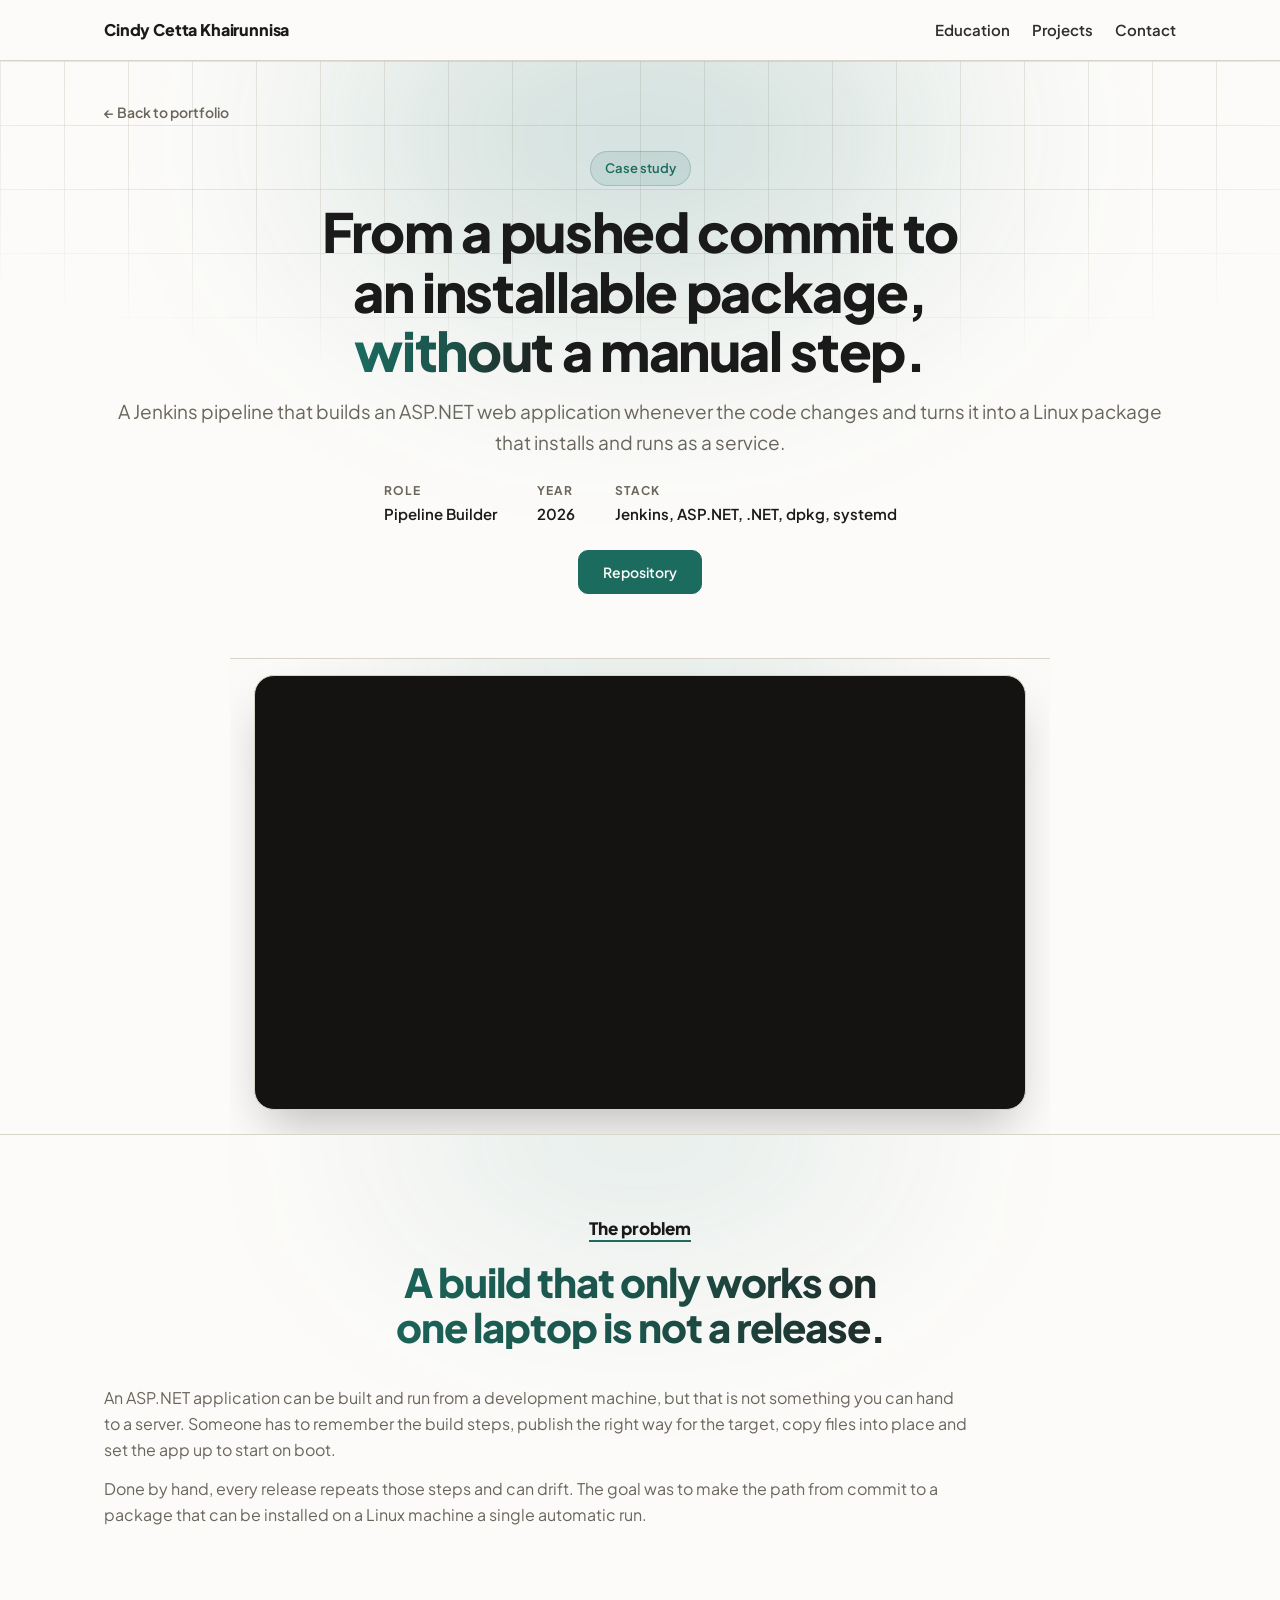
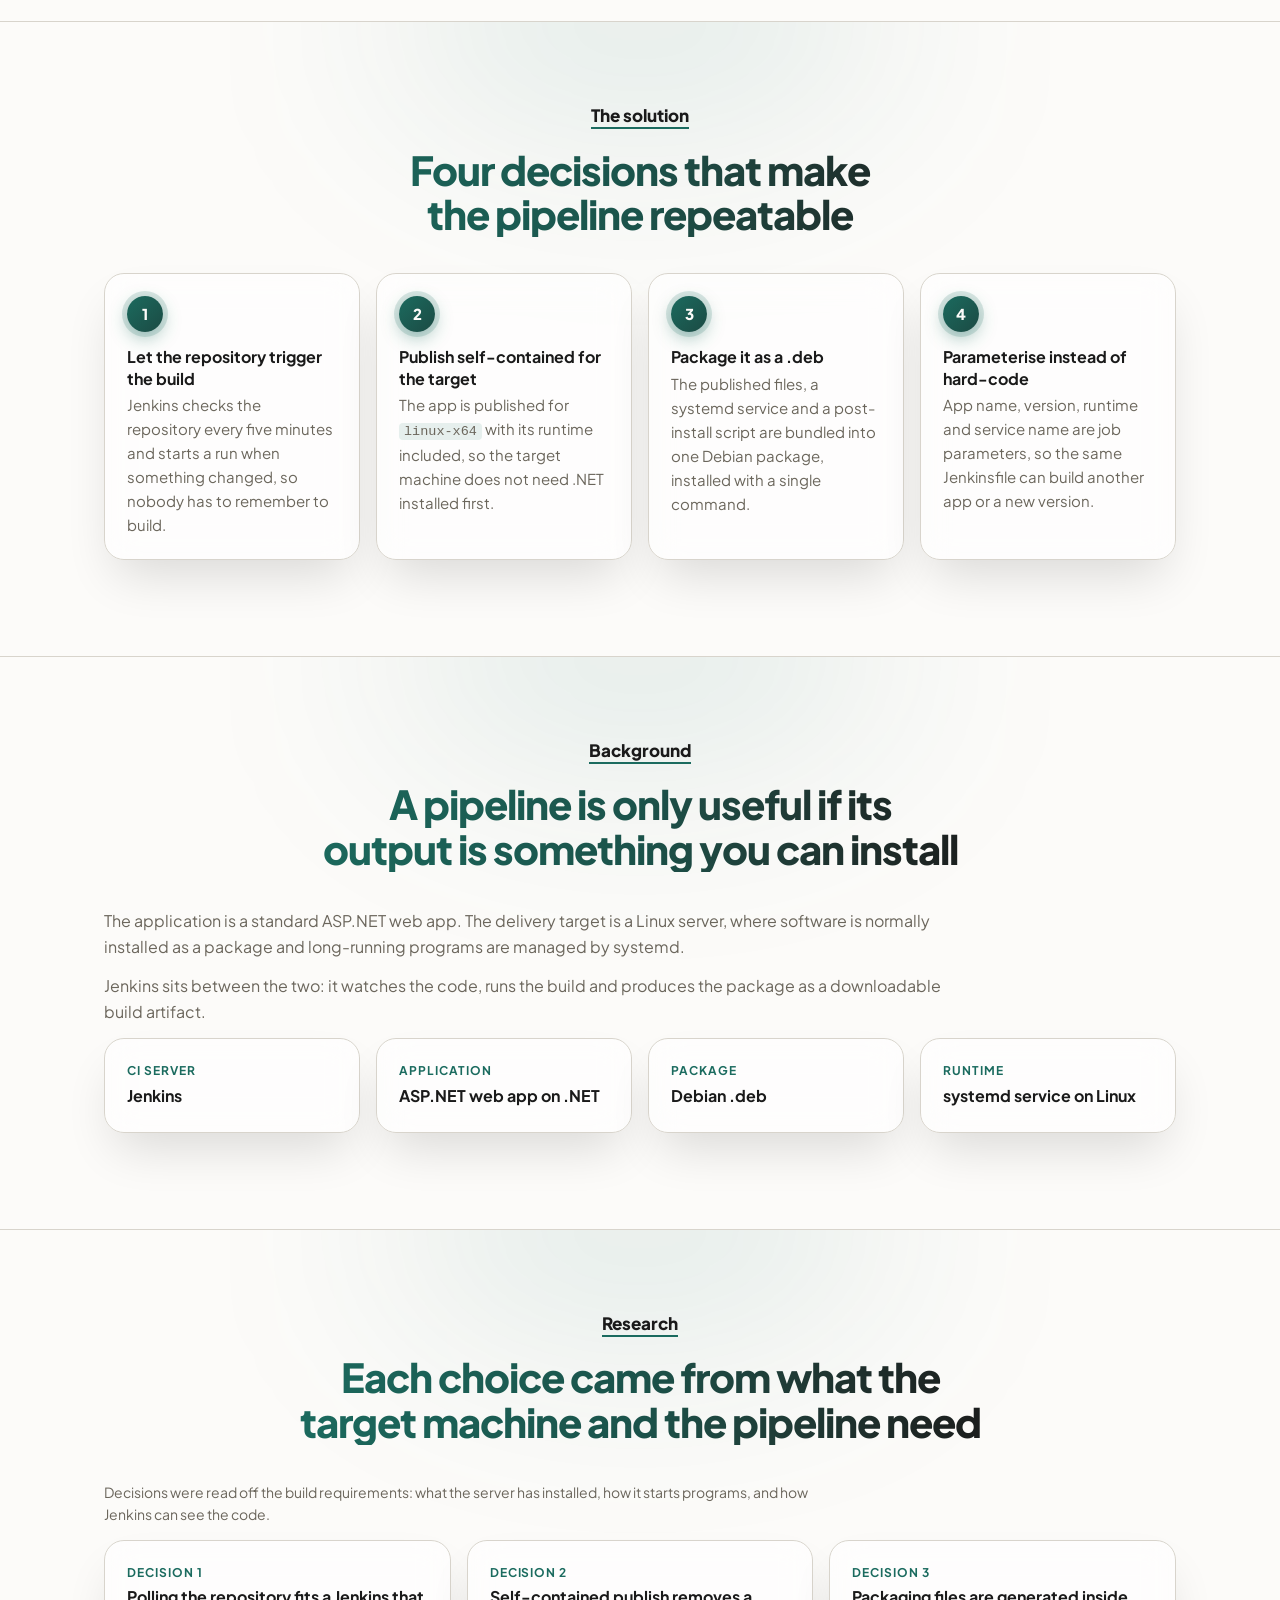
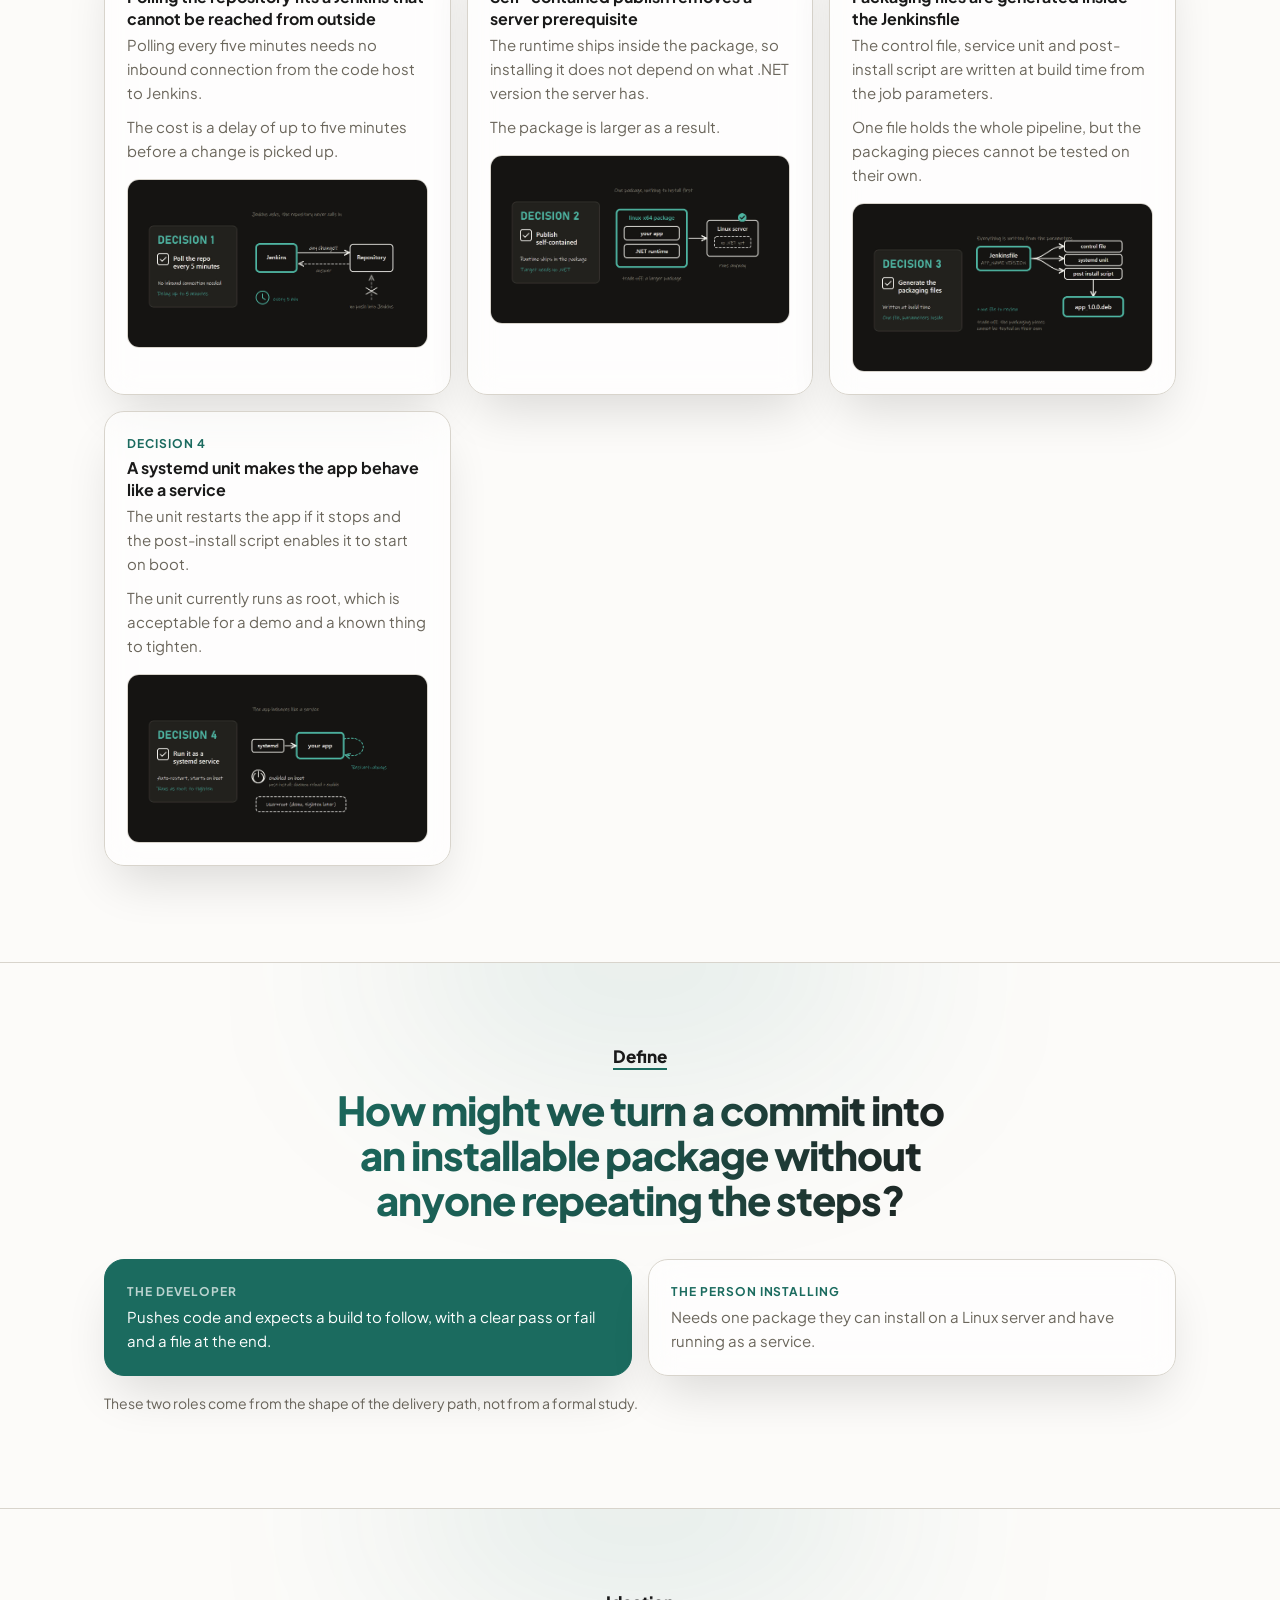
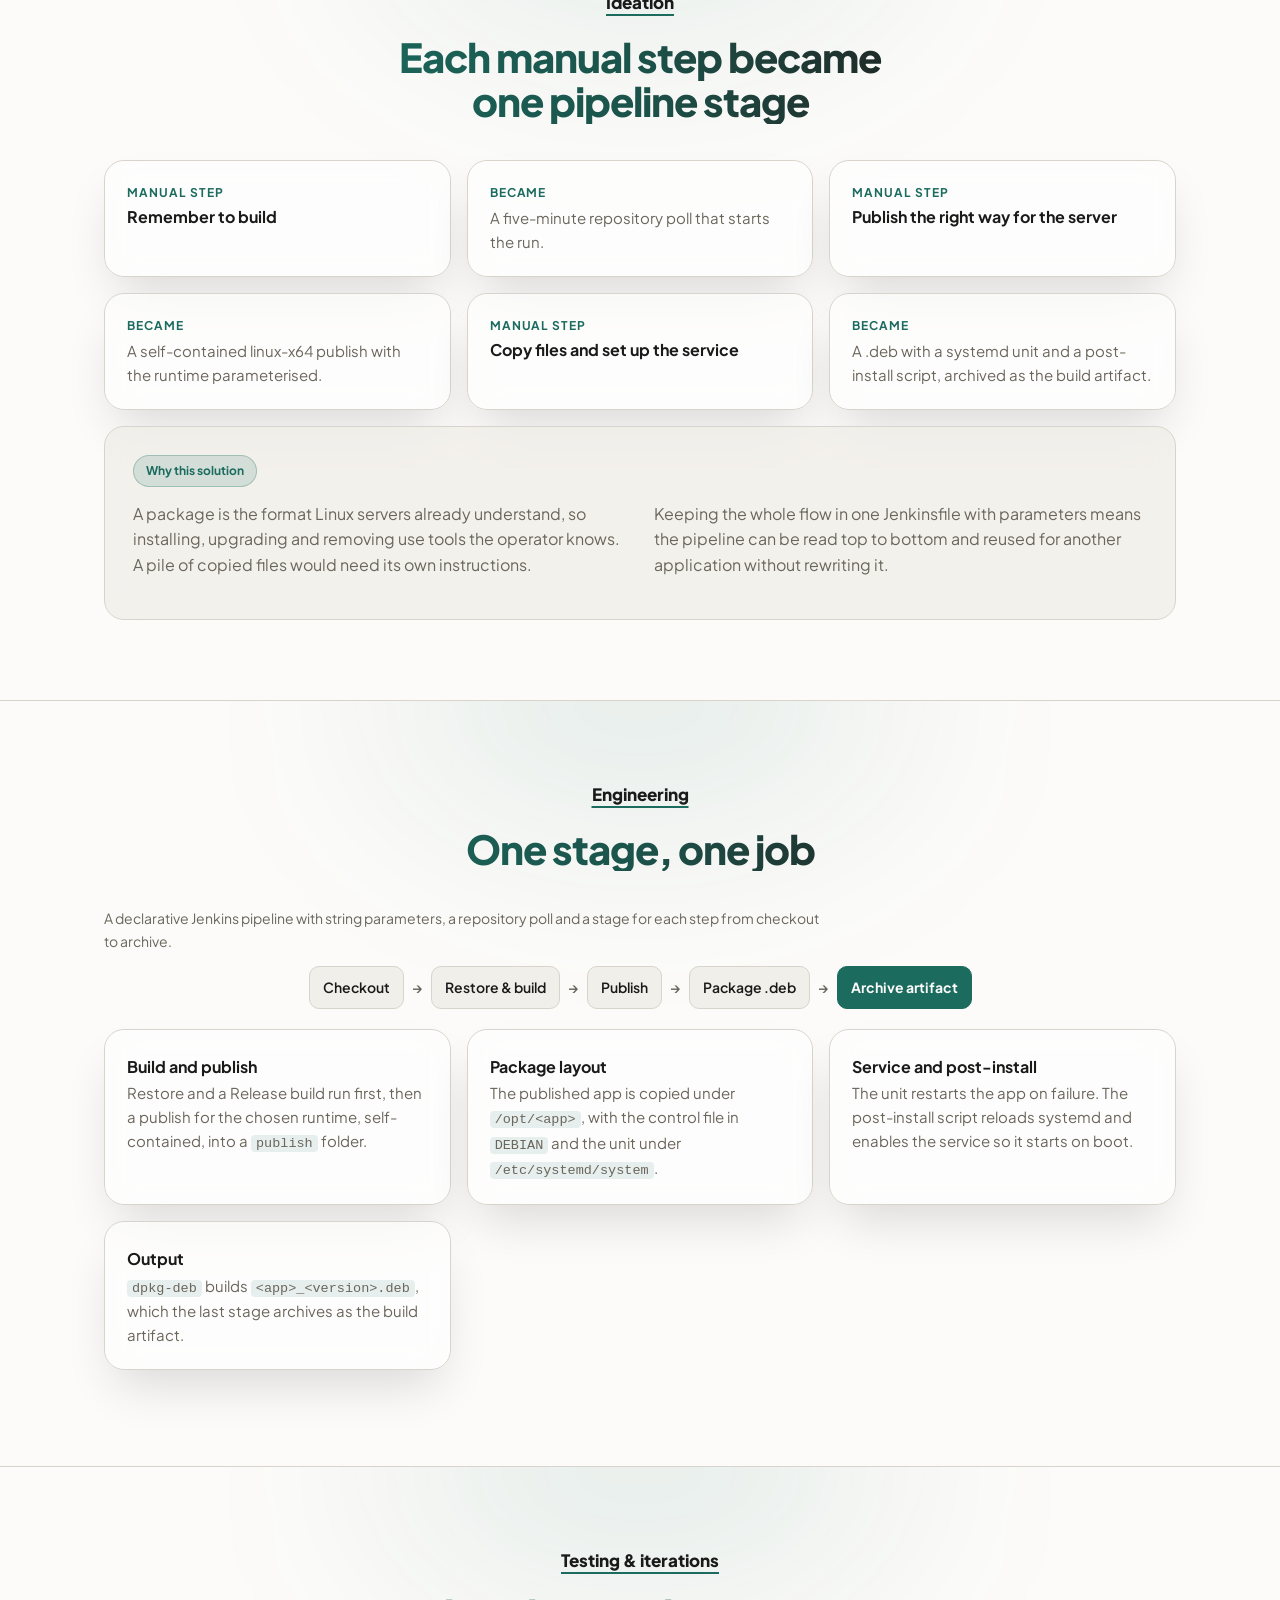
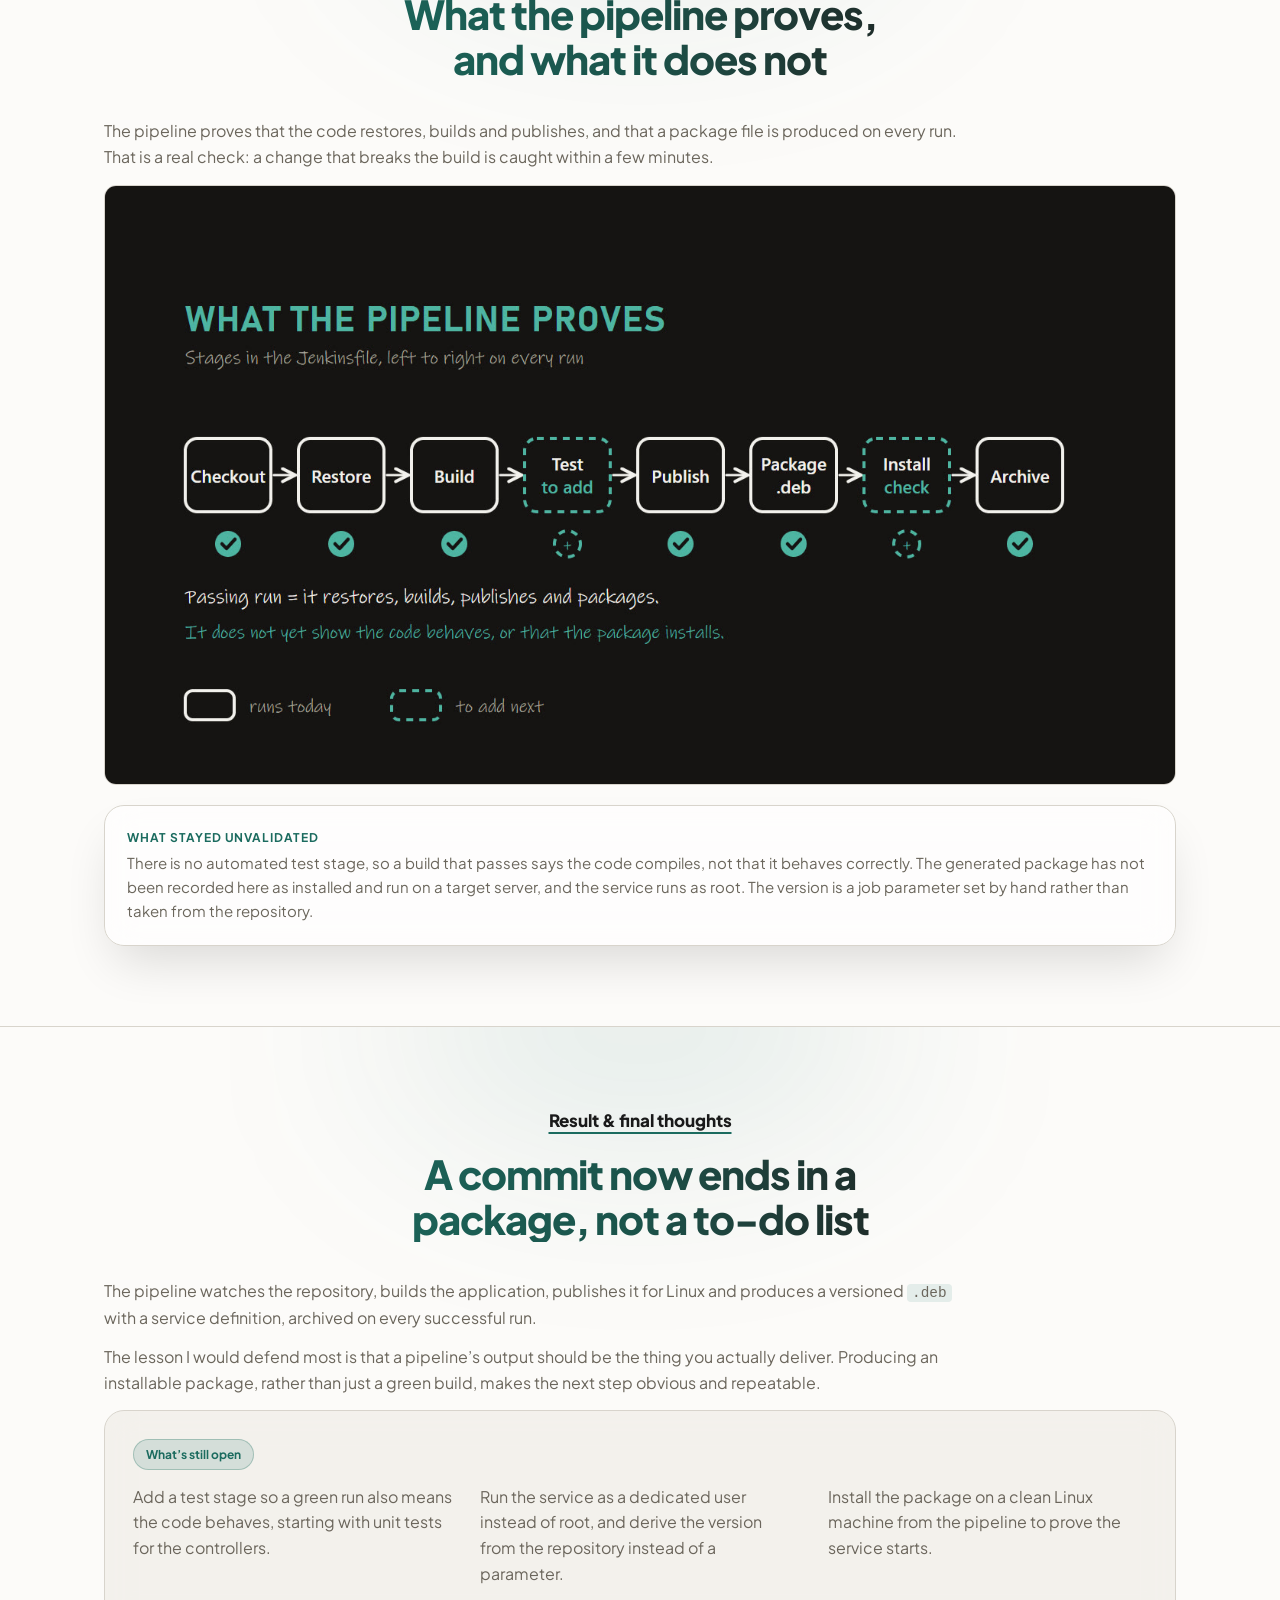
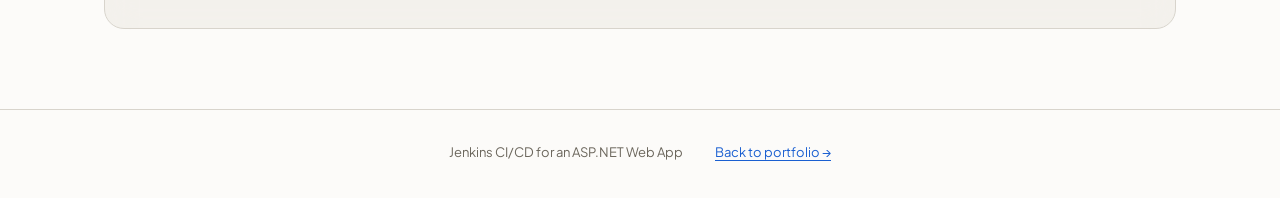
<file: jenkins-cicd.html>
<!DOCTYPE html>
<html lang="en">
<head>
<meta charset="utf-8">
<meta name="viewport" content="width=device-width, initial-scale=1">
<title>Jenkins CI/CD for an ASP.NET Web App Case Study | Cindy Cetta Khairunnisa</title>
<meta name="description" content="Case study: a Jenkins pipeline that builds an ASP.NET web application and packages it as an installable Linux .deb.">
<link rel="preconnect" href="https://fonts.googleapis.com">
<link rel="preconnect" href="https://fonts.gstatic.com" crossorigin>
<link href="https://fonts.googleapis.com/css2?family=Plus+Jakarta+Sans:wght@400;500;600;700;800&display=swap" rel="stylesheet">
<link rel="stylesheet" href="style.css">
<link rel="stylesheet" href="case.css">
</head>
<body>

<header class="nav">
  <div class="wrap">
    <strong><a href="index.html" style="color:inherit;text-decoration:none">Cindy Cetta Khairunnisa</a></strong>
    <nav aria-label="Main">
      <ul>
        <li><a href="index.html#education">Education</a></li>
        <li><a href="index.html#projects">Projects</a></li>
        <li><a href="index.html#contact">Contact</a></li>
      </ul>
    </nav>
  </div>
</header>

<main>
  <div class="wrap cs-top">
    <a class="back" href="index.html#jenkins-cicd">&larr; Back to portfolio</a>
    <p class="eyebrow">Case study</p>
    <h1 class="cs-h1">From a pushed commit to an installable package, <em>without</em> a manual step.</h1>
    <p class="cs-lede">A Jenkins pipeline that builds an ASP.NET web application whenever the code changes and turns it into a Linux package that installs and runs as a service.</p>
    <dl class="cs-meta"><div><dt>ROLE</dt><dd>Pipeline Builder</dd></div><div><dt>YEAR</dt><dd>2026</dd></div><div><dt>STACK</dt><dd>Jenkins, ASP.NET, .NET, dpkg, systemd</dd></div></dl>
    <ul class="chips"><li><a class=primary href="https://github.com/cynd2/webapplication" target="_blank" rel="noopener">Repository</a></li></ul>
  </div>

  <section class="intro-video"><div class="wrap"><figure><video src="media/minimal-release-pipeline.mp4" autoplay muted loop playsinline preload="metadata" aria-label="Animation: a commit moves through the Jenkins pipeline and comes out as an installable package"></video></figure></div></section>
  <section class="cs"><div class="wrap">
    <h2>The problem</h2>
    <p class="cs-title">A build that only works on one laptop is not a release.</p>
<p>An ASP.NET application can be built and run from a development machine, but that is not something you can hand to a server. Someone has to remember the build steps, publish the right way for the target, copy files into place and set the app up to start on boot.</p><p>Done by hand, every release repeats those steps and can drift. The goal was to make the path from commit to a package that can be installed on a Linux machine a single automatic run.</p>
  </div></section>
  <section class="cs"><div class="wrap">
    <h2>The solution</h2>
    <p class="cs-title">Four decisions that make the pipeline repeatable</p>
<div class="cards"><div class="card "><span class="num">1</span><h4>Let the repository trigger the build</h4><p>Jenkins checks the repository every five minutes and starts a run when something changed, so nobody has to remember to build.</p></div><div class="card "><span class="num">2</span><h4>Publish self-contained for the target</h4><p>The app is published for <code>linux-x64</code> with its runtime included, so the target machine does not need .NET installed first.</p></div><div class="card "><span class="num">3</span><h4>Package it as a .deb</h4><p>The published files, a systemd service and a post-install script are bundled into one Debian package, installed with a single command.</p></div><div class="card "><span class="num">4</span><h4>Parameterise instead of hard-code</h4><p>App name, version, runtime and service name are job parameters, so the same Jenkinsfile can build another app or a new version.</p></div></div>
  </div></section>
  <section class="cs"><div class="wrap">
    <h2>Background</h2>
    <p class="cs-title">A pipeline is only useful if its output is something you can install</p>
<p>The application is a standard ASP.NET web app. The delivery target is a Linux server, where software is normally installed as a package and long-running programs are managed by systemd.</p><p>Jenkins sits between the two: it watches the code, runs the build and produces the package as a downloadable build artifact.</p><div class="cards"><div class="card "><p class="k">CI SERVER</p><h4>Jenkins</h4></div><div class="card "><p class="k">APPLICATION</p><h4>ASP.NET web app on .NET</h4></div><div class="card "><p class="k">PACKAGE</p><h4>Debian .deb</h4></div><div class="card "><p class="k">RUNTIME</p><h4>systemd service on Linux</h4></div></div>
  </div></section>
  <section class="cs"><div class="wrap">
    <h2>Research</h2>
    <p class="cs-title">Each choice came from what the target machine and the pipeline need</p>
<p class="small">Decisions were read off the build requirements: what the server has installed, how it starts programs, and how Jenkins can see the code.</p><div class="cards wide"><div class="card "><p class="k">DECISION 1</p><h4>Polling the repository fits a Jenkins that cannot be reached from outside</h4><p>Polling every five minutes needs no inbound connection from the code host to Jenkins.</p><p>The cost is a delay of up to five minutes before a change is picked up.</p><img class="card-illus" src="img/j-poll.jpg" alt="Illustration: Jenkins polls the repository every five minutes, so the repository never needs to connect into Jenkins" loading="lazy"></div><div class="card "><p class="k">DECISION 2</p><h4>Self-contained publish removes a server prerequisite</h4><p>The runtime ships inside the package, so installing it does not depend on what .NET version the server has.</p><p>The package is larger as a result.</p><img class="card-illus" src="img/j-selfcontained.jpg" alt="Illustration: a self-contained linux-x64 package carries its own .NET runtime, so the server needs no .NET installed" loading="lazy"></div><div class="card "><p class="k">DECISION 3</p><h4>Packaging files are generated inside the Jenkinsfile</h4><p>The control file, service unit and post-install script are written at build time from the job parameters.</p><p>One file holds the whole pipeline, but the packaging pieces cannot be tested on their own.</p><img class="card-illus" src="img/j-packaging.jpg" alt="Illustration: the Jenkinsfile writes the control file, systemd unit and post-install script from its parameters and builds the .deb" loading="lazy"></div><div class="card "><p class="k">DECISION 4</p><h4>A systemd unit makes the app behave like a service</h4><p>The unit restarts the app if it stops and the post-install script enables it to start on boot.</p><p>The unit currently runs as root, which is acceptable for a demo and a known thing to tighten.</p><img class="card-illus" src="img/j-systemd.jpg" alt="Illustration: systemd restarts the app on failure and starts it on boot; the unit currently runs as root" loading="lazy"></div></div>
  </div></section>
  <section class="cs"><div class="wrap">
    <h2>Define</h2>
    <p class="cs-title">How might we turn a commit into an installable package without anyone repeating the steps?</p>
<div class="cards"><div class="card " style="background:var(--accent);border-color:var(--accent)"><p class="k" style="color:rgba(255,255,255,.7)">THE DEVELOPER</p><p style="color:#fff">Pushes code and expects a build to follow, with a clear pass or fail and a file at the end.</p></div><div class="card "><p class="k">THE PERSON INSTALLING</p><p>Needs one package they can install on a Linux server and have running as a service.</p></div></div><p class="small">These two roles come from the shape of the delivery path, not from a formal study.</p>
  </div></section>
  <section class="cs"><div class="wrap">
    <h2>Ideation</h2>
    <p class="cs-title">Each manual step became one pipeline stage</p>
<div class="cards wide"><div class="card "><p class="k">MANUAL STEP</p><h4>Remember to build</h4></div><div class="card "><p class="k">BECAME</p><p>A five-minute repository poll that starts the run.</p></div><div class="card "><p class="k">MANUAL STEP</p><h4>Publish the right way for the server</h4></div><div class="card "><p class="k">BECAME</p><p>A self-contained linux-x64 publish with the runtime parameterised.</p></div><div class="card "><p class="k">MANUAL STEP</p><h4>Copy files and set up the service</h4></div><div class="card "><p class="k">BECAME</p><p>A .deb with a systemd unit and a post-install script, archived as the build artifact.</p></div></div><div class="panel"><span class="tag">Why this solution</span><div class="cols"><p>A package is the format Linux servers already understand, so installing, upgrading and removing use tools the operator knows. A pile of copied files would need its own instructions.</p><p>Keeping the whole flow in one Jenkinsfile with parameters means the pipeline can be read top to bottom and reused for another application without rewriting it.</p></div></div>
  </div></section>
  <section class="cs"><div class="wrap">
    <h2>Engineering</h2>
    <p class="cs-title">One stage, one job</p>
<p class="small">A declarative Jenkins pipeline with string parameters, a repository poll and a stage for each step from checkout to archive.</p><ul class="flow"><li>Checkout</li><li class="ar">&rarr;</li><li>Restore &amp; build</li><li class="ar">&rarr;</li><li>Publish</li><li class="ar">&rarr;</li><li>Package .deb</li><li class="ar">&rarr;</li><li class=a>Archive artifact</li></ul><div class="cards wide"><div class="card "><p class="k"></p><h4>Build and publish</h4><p>Restore and a Release build run first, then a publish for the chosen runtime, self-contained, into a <code>publish</code> folder.</p></div><div class="card "><p class="k"></p><h4>Package layout</h4><p>The published app is copied under <code>/opt/&lt;app&gt;</code>, with the control file in <code>DEBIAN</code> and the unit under <code>/etc/systemd/system</code>.</p></div><div class="card "><p class="k"></p><h4>Service and post-install</h4><p>The unit restarts the app on failure. The post-install script reloads systemd and enables the service so it starts on boot.</p></div><div class="card "><p class="k"></p><h4>Output</h4><p><code>dpkg-deb</code> builds <code>&lt;app&gt;_&lt;version&gt;.deb</code>, which the last stage archives as the build artifact.</p></div></div>
  </div></section>
  <section class="cs"><div class="wrap">
    <h2>Testing &amp; iterations</h2>
    <p class="cs-title">What the pipeline proves, and what it does not</p>
<p>The pipeline proves that the code restores, builds and publishes, and that a package file is produced on every run. That is a real check: a change that breaks the build is caught within a few minutes.</p><img class="card-illus" src="img/j-testing.jpg" alt="Pipeline stages from the Jenkinsfile: checkout, restore, build, publish, package and archive run today; a test stage and an install check are still to add" loading="lazy" style="margin-bottom:20px"><div class="card "><p class="k">WHAT STAYED UNVALIDATED</p><p>There is no automated test stage, so a build that passes says the code compiles, not that it behaves correctly. The generated package has not been recorded here as installed and run on a target server, and the service runs as root. The version is a job parameter set by hand rather than taken from the repository.</p></div>
  </div></section>
  <section class="cs"><div class="wrap">
    <h2>Result &amp; final thoughts</h2>
    <p class="cs-title">A commit now ends in a package, not a to-do list</p>
<p>The pipeline watches the repository, builds the application, publishes it for Linux and produces a versioned <code>.deb</code> with a service definition, archived on every successful run.</p><p>The lesson I would defend most is that a pipeline&rsquo;s output should be the thing you actually deliver. Producing an installable package, rather than just a green build, makes the next step obvious and repeatable.</p><div class="panel"><span class="tag">What&rsquo;s still open</span><div class="cols"><p>Add a test stage so a green run also means the code behaves, starting with unit tests for the controllers.</p><p>Run the service as a dedicated user instead of root, and derive the version from the repository instead of a parameter.</p><p>Install the package on a clean Linux machine from the pipeline to prove the service starts.</p></div></div>
  </div></section>
</main>

<footer>
  <div class="wrap">
    <span>Jenkins CI/CD for an ASP.NET Web App</span>
    <a href="index.html#jenkins-cicd">Back to portfolio &rarr;</a>
  </div>
</footer>

</body>
</html>
</file>
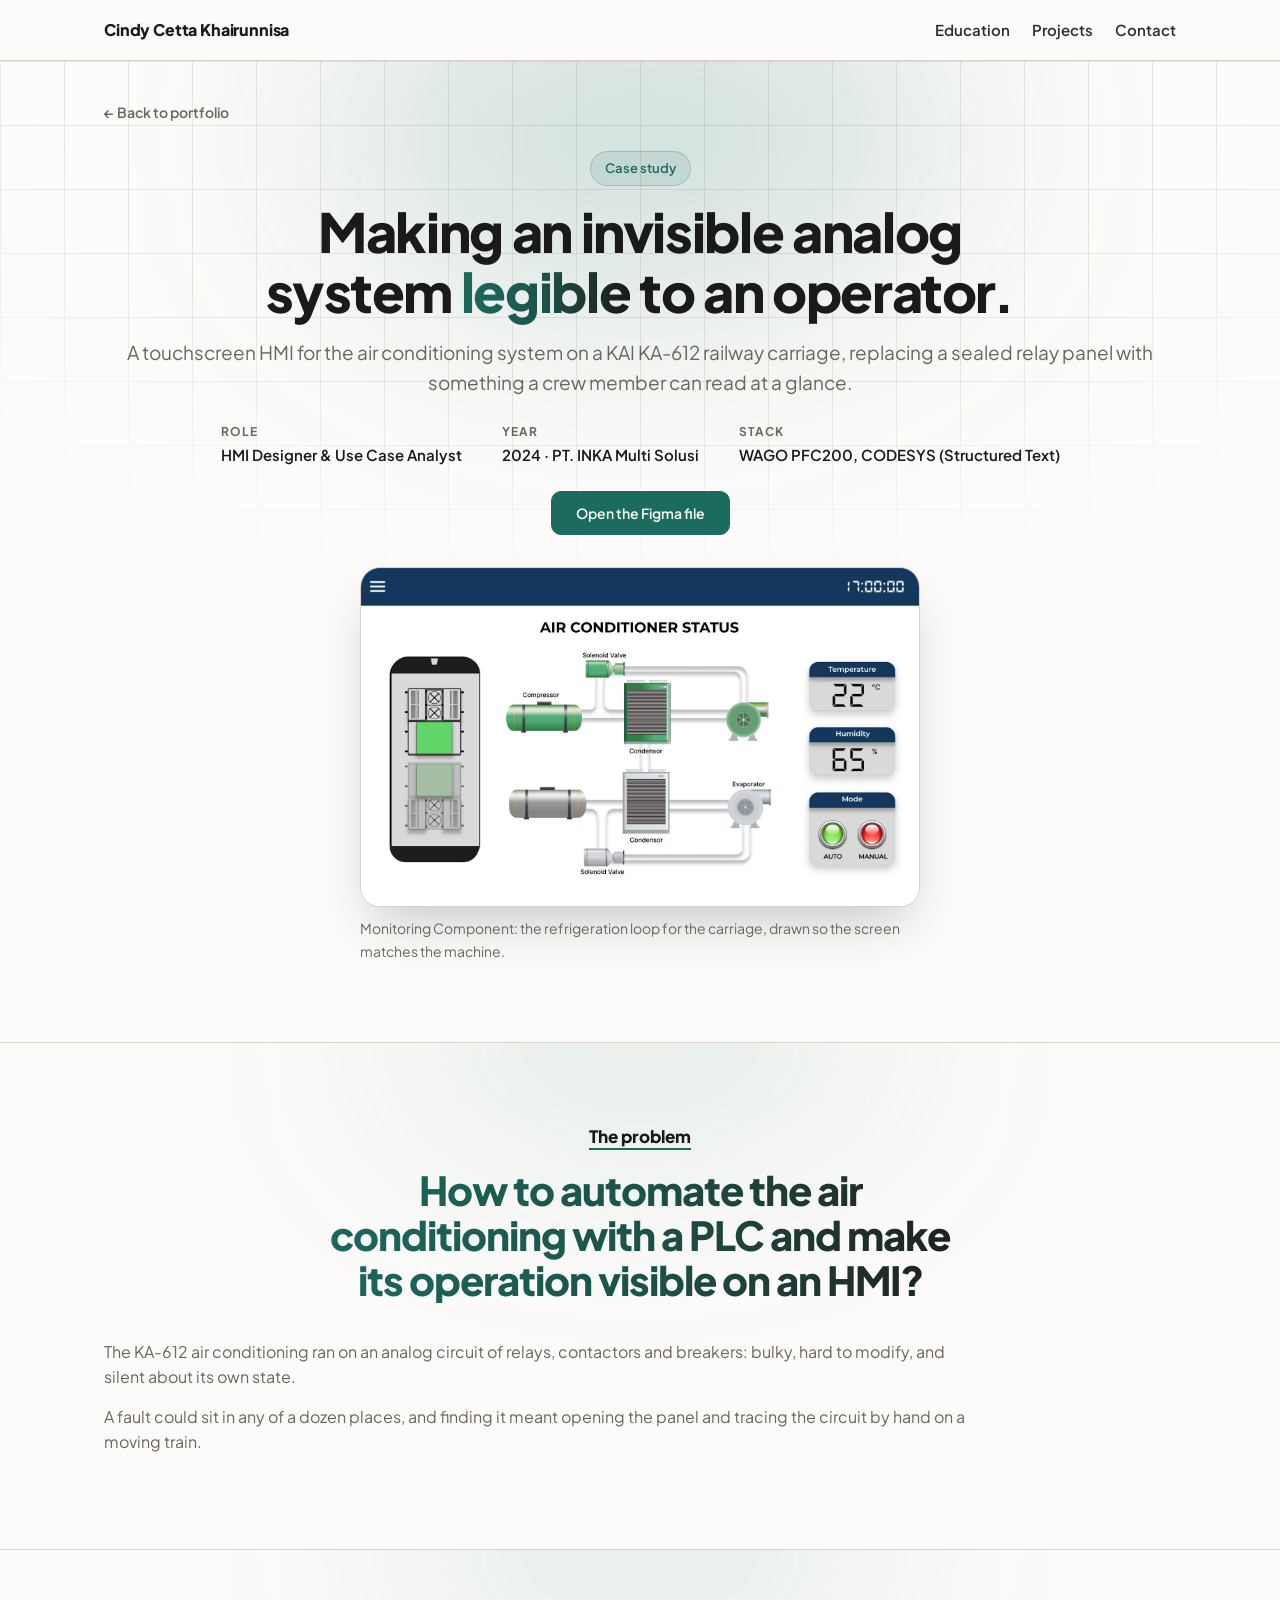
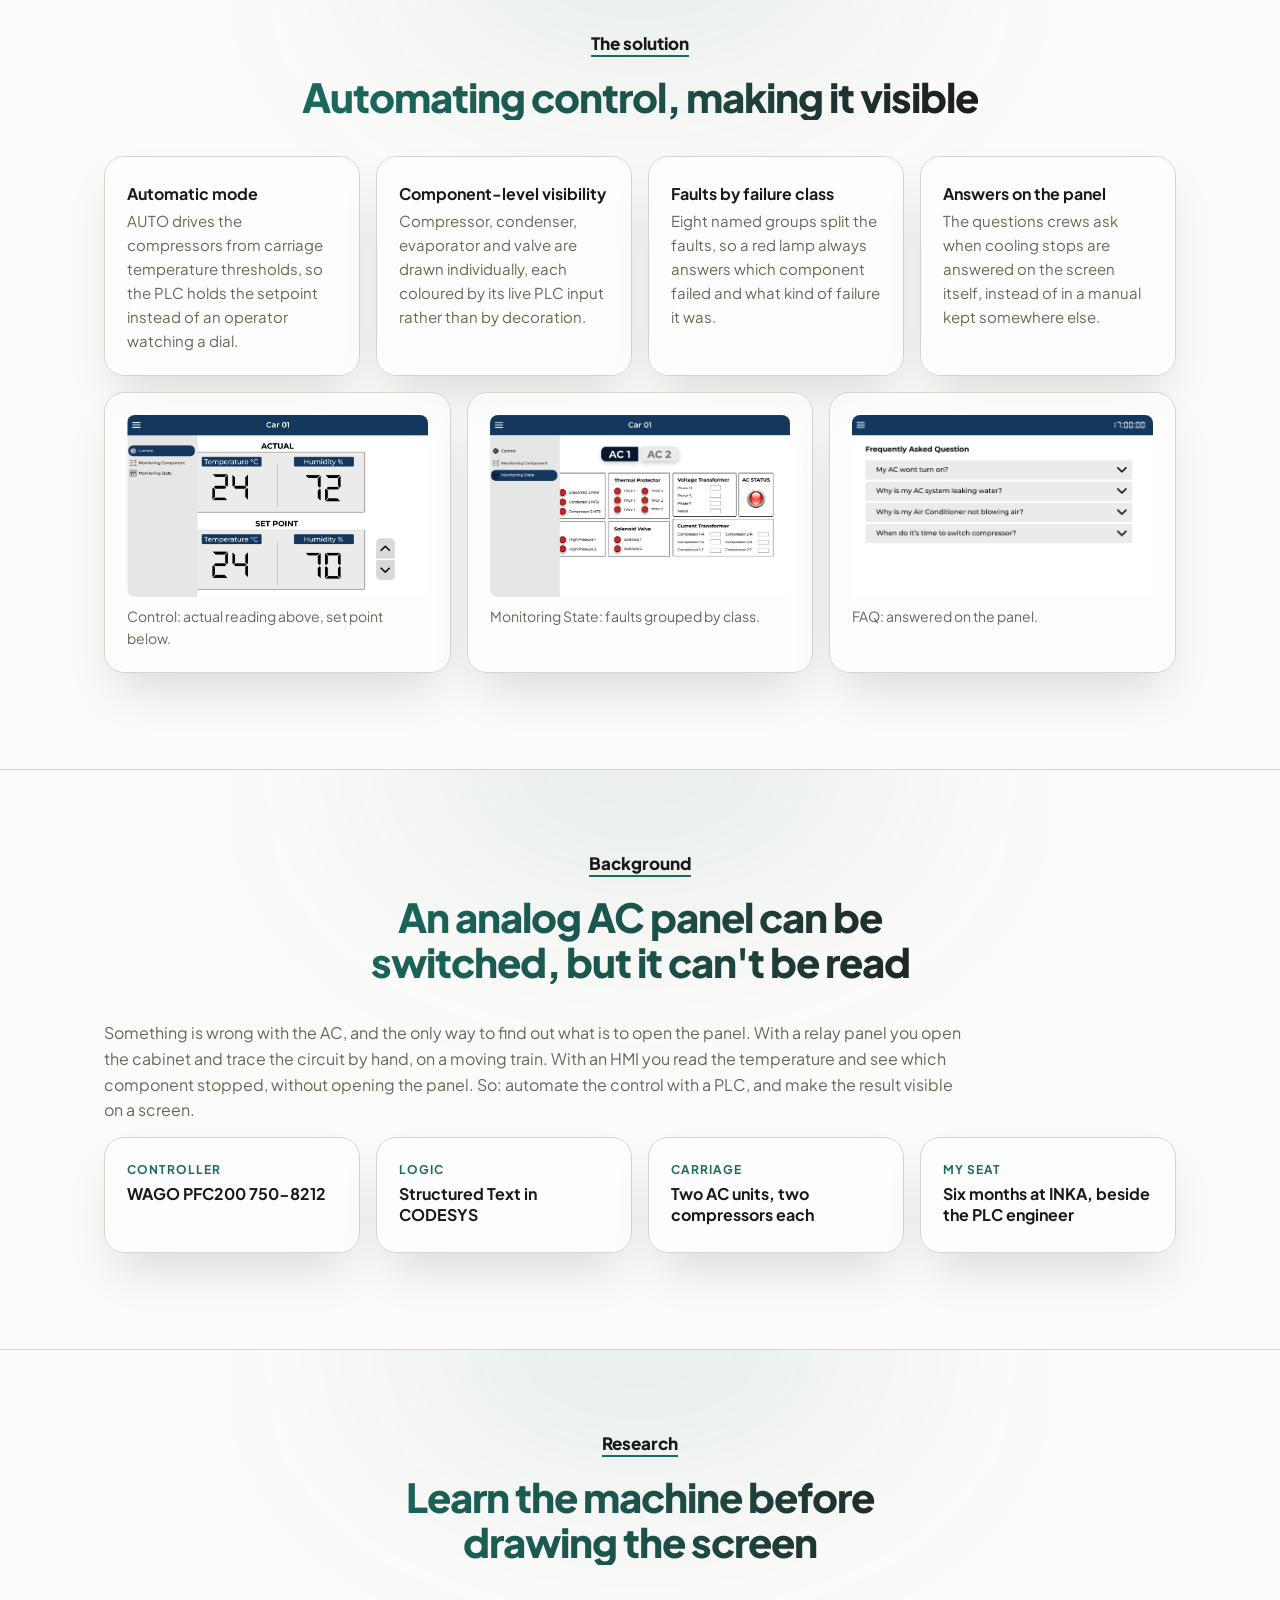
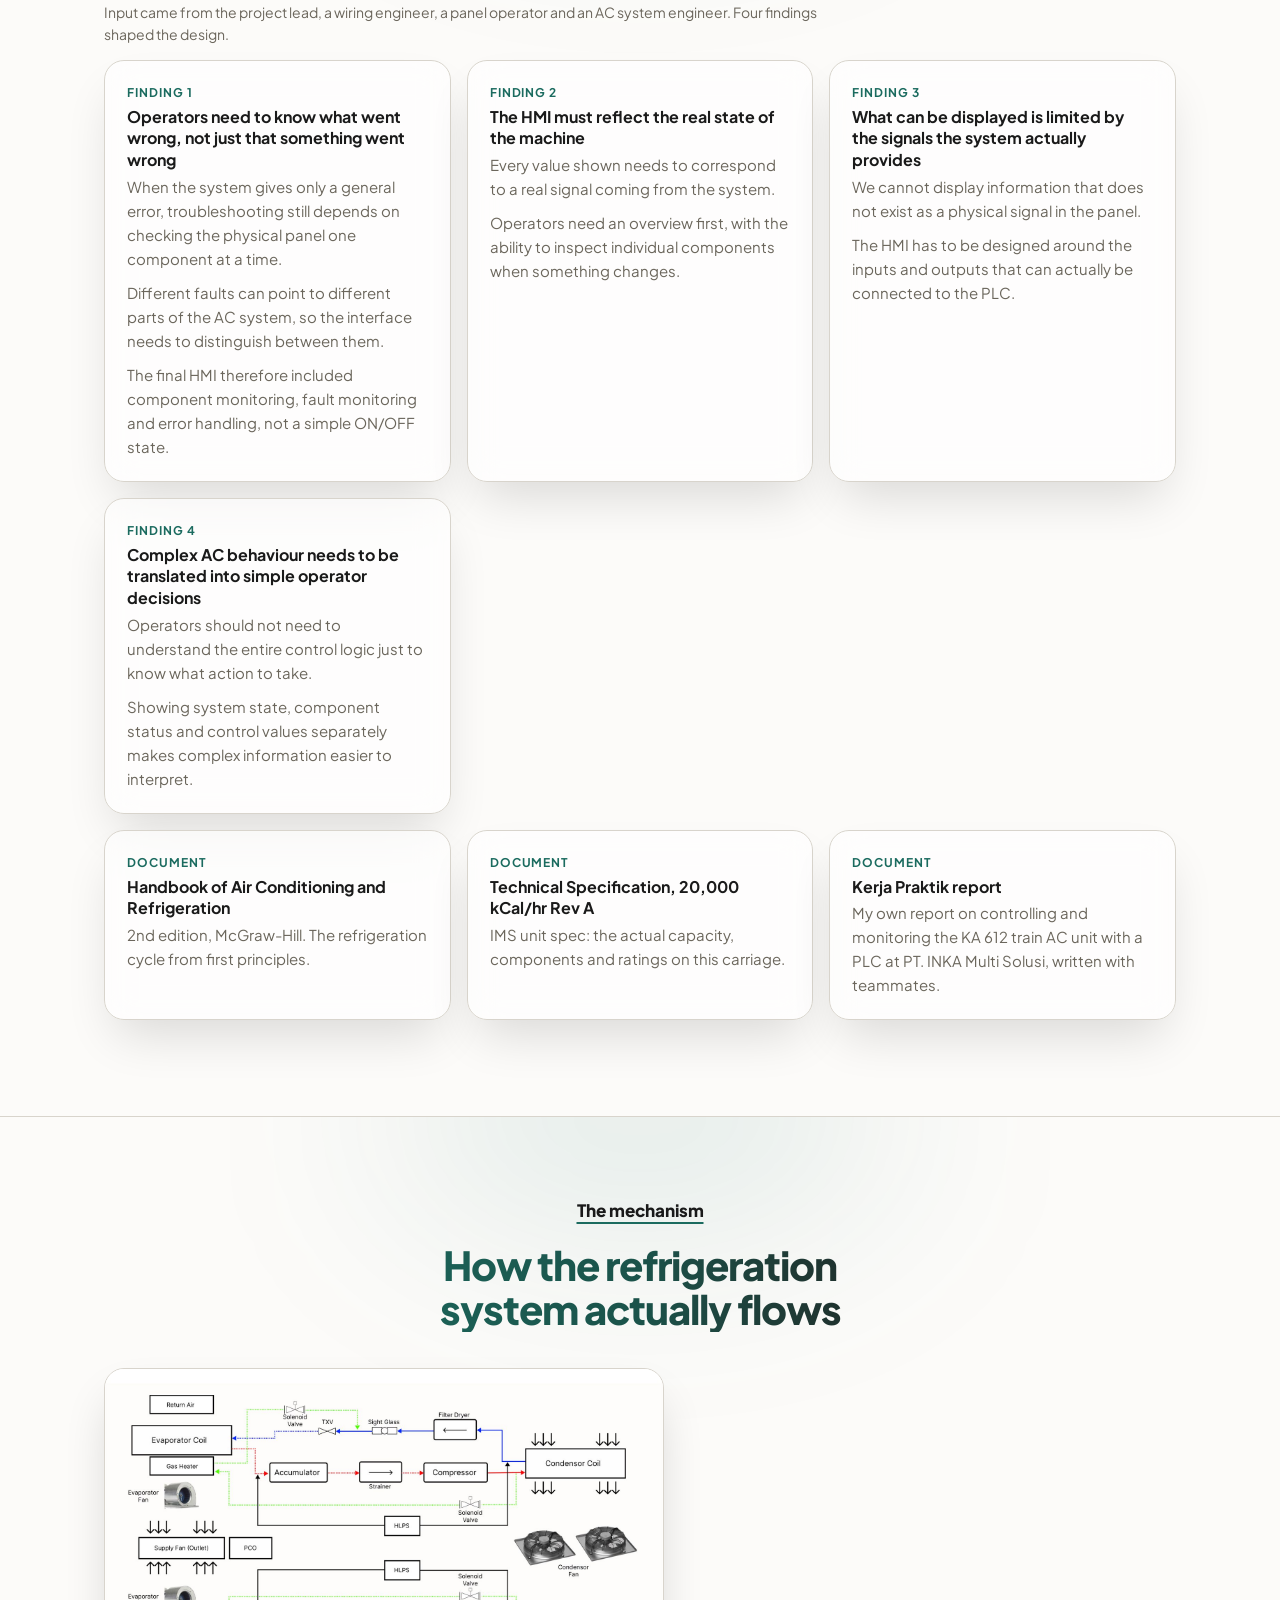
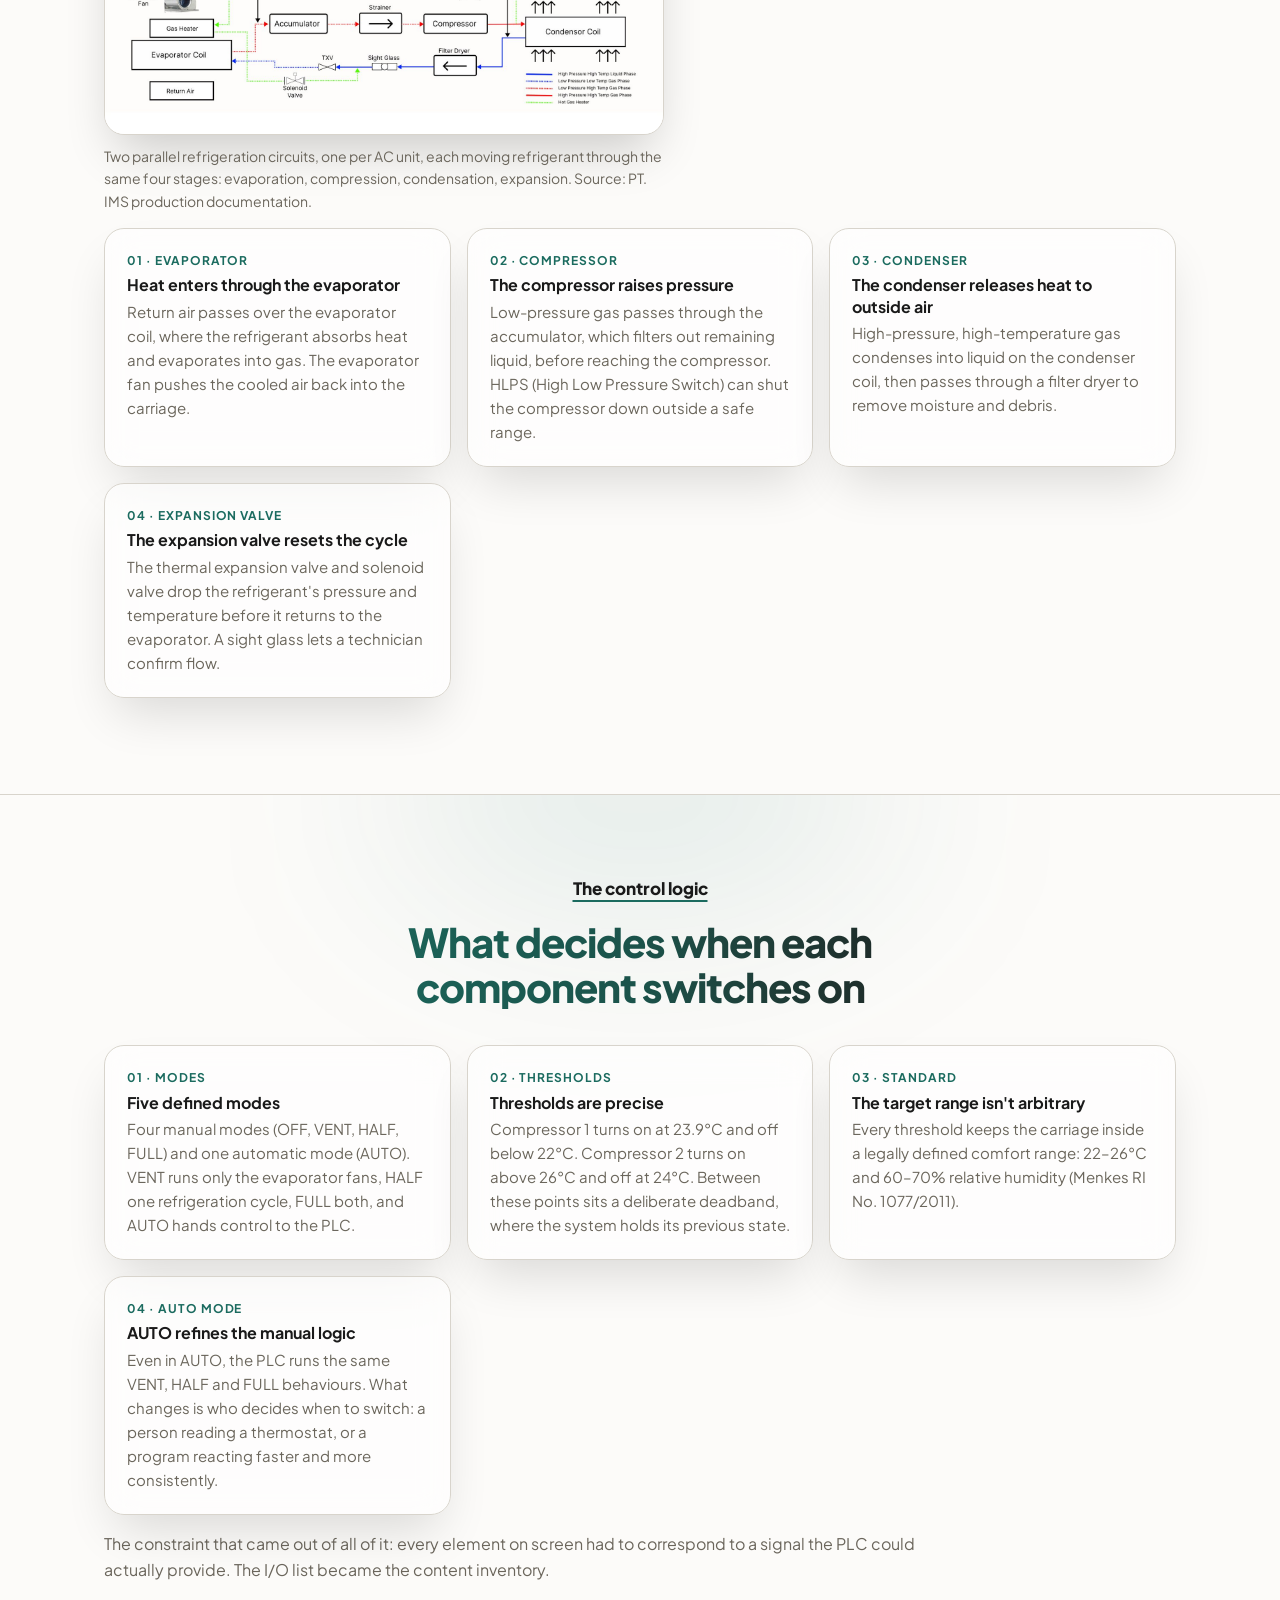
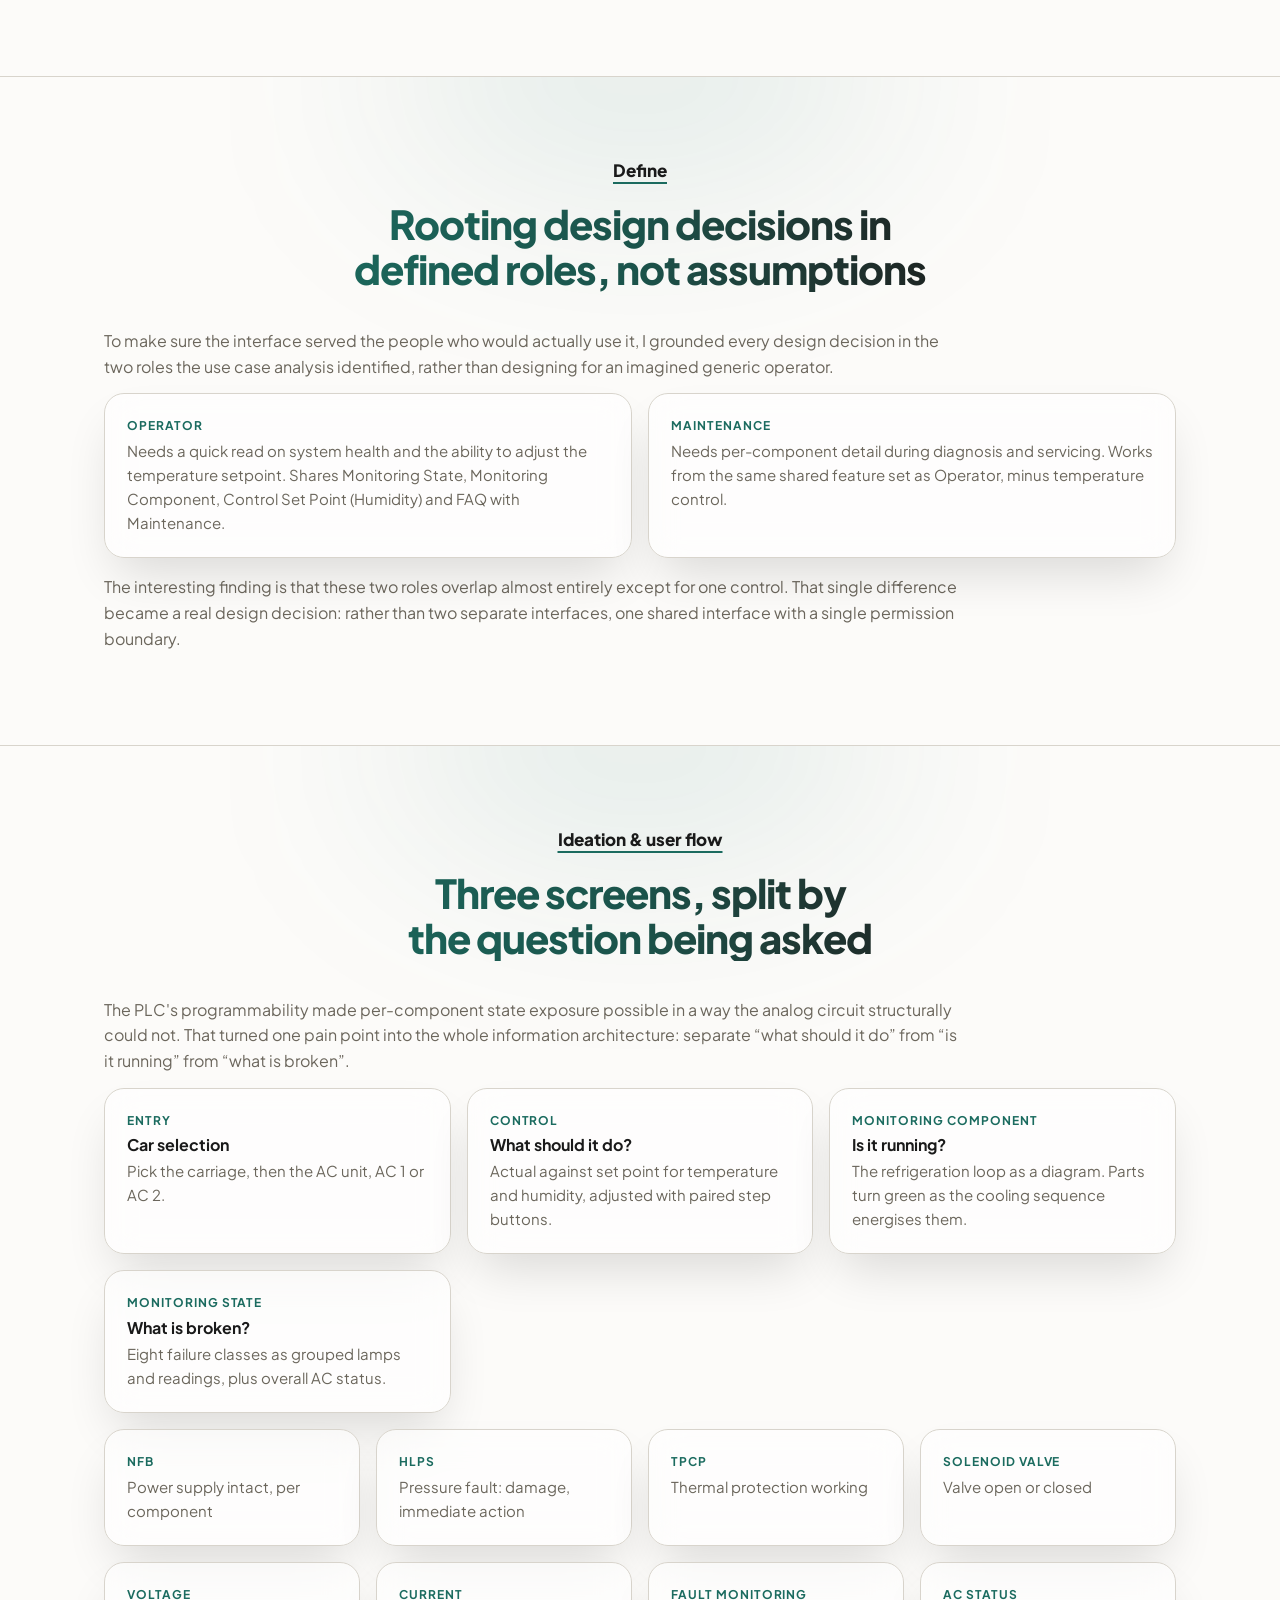
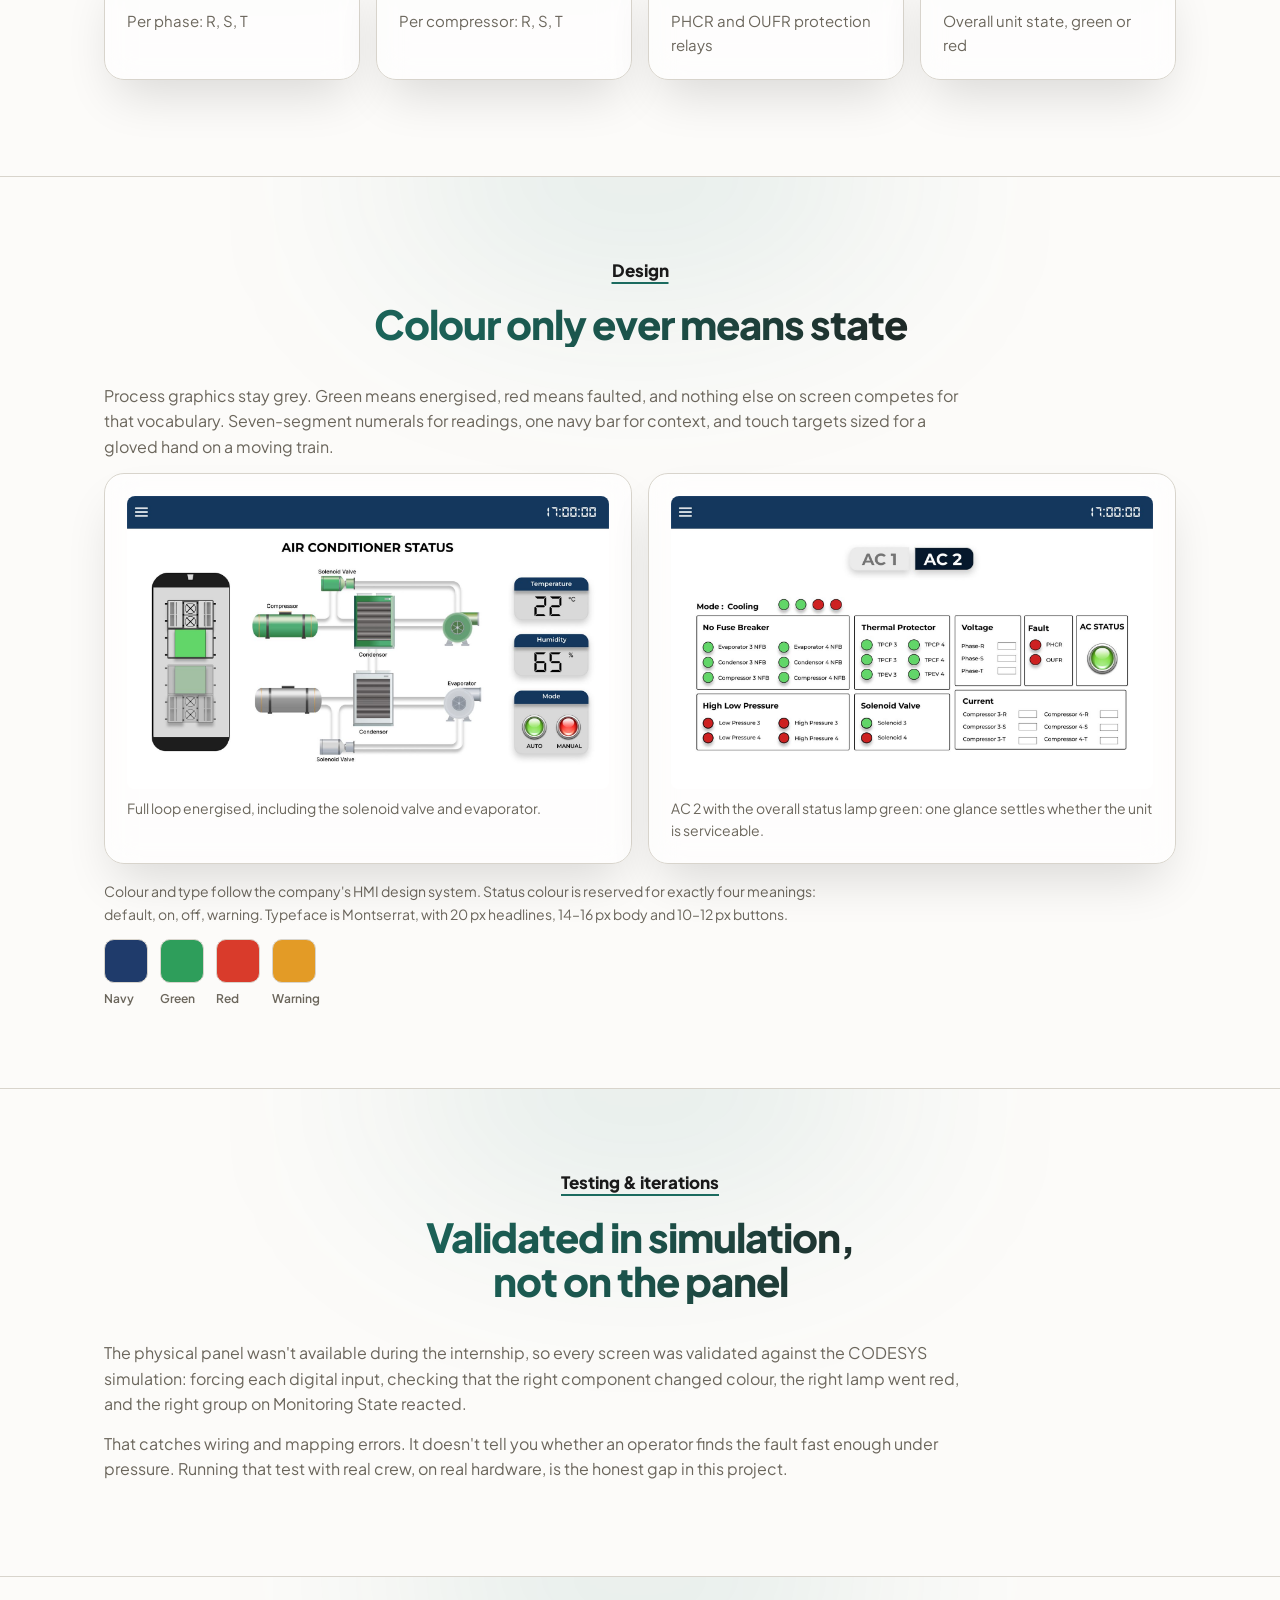
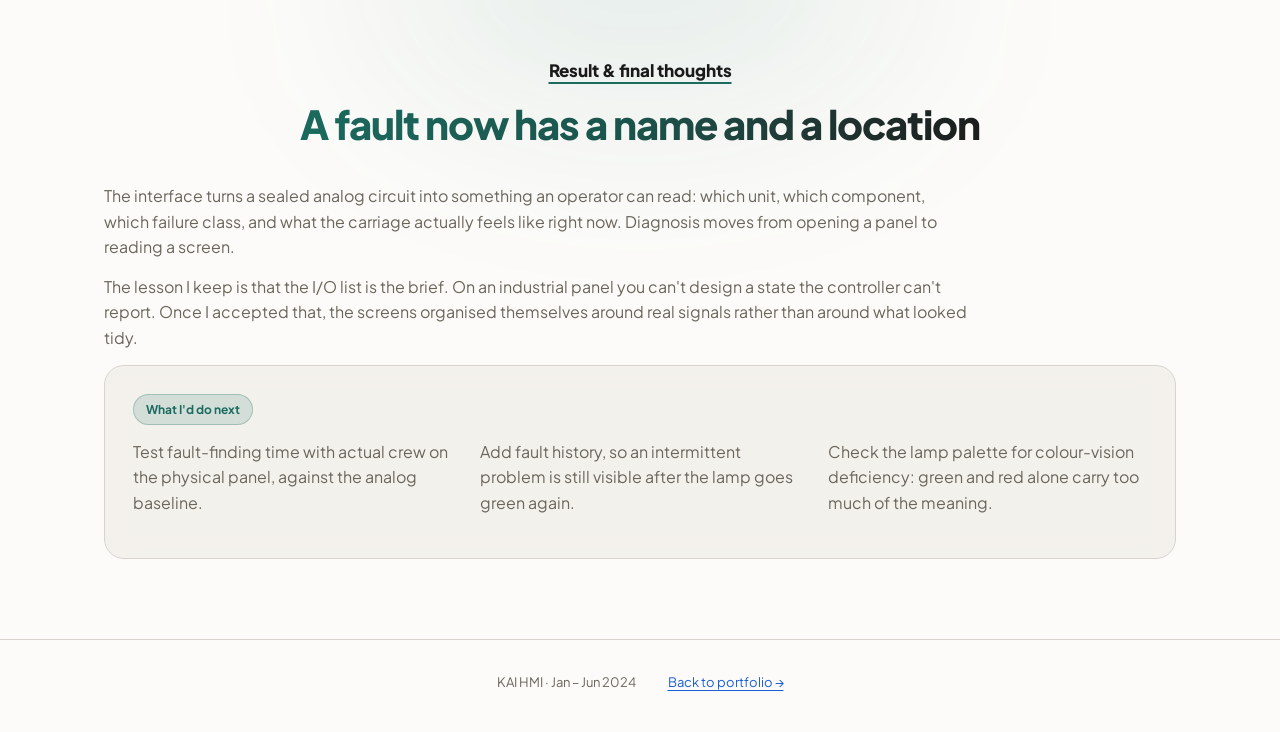
<file: kai-hmi.html>
<!DOCTYPE html>
<html lang="en">
<head>
<meta charset="utf-8">
<meta name="viewport" content="width=device-width, initial-scale=1">
<title>KAI HMI Case Study | Cindy Cetta Khairunnisa</title>
<meta name="description" content="Case study: KAI HMI.">
<link rel="preconnect" href="https://fonts.googleapis.com">
<link rel="preconnect" href="https://fonts.gstatic.com" crossorigin>
<link href="https://fonts.googleapis.com/css2?family=Plus+Jakarta+Sans:wght@400;500;600;700;800&display=swap" rel="stylesheet">
<link rel="stylesheet" href="style.css">
<link rel="stylesheet" href="case.css">
</head>
<body>

<header class="nav">
  <div class="wrap">
    <strong><a href="index.html" style="color:inherit;text-decoration:none">Cindy Cetta Khairunnisa</a></strong>
    <nav aria-label="Main">
      <ul>
        <li><a href="index.html#education">Education</a></li>
        <li><a href="index.html#projects">Projects</a></li>
        <li><a href="index.html#contact">Contact</a></li>
      </ul>
    </nav>
  </div>
</header>

<main>
  <div class="wrap cs-top">
    <a class="back" href="index.html#kai-hmi">&larr; Back to portfolio</a>
    <p class="eyebrow">Case study</p>
    <h1 class="cs-h1">Making an invisible analog system <em>legible</em> to an operator.</h1>
    <p class="cs-lede">A touchscreen HMI for the air conditioning system on a KAI KA-612 railway carriage, replacing a sealed relay panel with something a crew member can read at a glance.</p>
    <dl class="cs-meta"><div><dt>ROLE</dt><dd>HMI Designer &amp; Use Case Analyst</dd></div><div><dt>YEAR</dt><dd>2024 &middot; PT. INKA Multi Solusi</dd></div><div><dt>STACK</dt><dd>WAGO PFC200, CODESYS (Structured Text)</dd></div></dl>
    <ul class="chips"><li><a class=primary href="https://www.figma.com/design/snLEw2bLuxiTDW29Ds8sr2/HMI?node-id=0-1" target="_blank" rel="noopener">Open the Figma file</a></li></ul>
    <figure class="shot narrow" style="margin-top:32px"><div class="frame"><img src="img/kai-hmi-homepage.jpg" alt="Monitoring Component screen with the full cooling loop energised" loading="lazy"></div><figcaption>Monitoring Component: the refrigeration loop for the carriage, drawn so the screen matches the machine.</figcaption></figure>
  </div>

  <section class="cs"><div class="wrap">
    <h2>The problem</h2>
    <p class="cs-title">How to automate the air conditioning with a PLC and make its operation visible on an HMI?</p>
<p>The KA-612 air conditioning ran on an analog circuit of relays, contactors and breakers: bulky, hard to modify, and silent about its own state.</p><p>A fault could sit in any of a dozen places, and finding it meant opening the panel and tracing the circuit by hand on a moving train.</p>
  </div></section>
  <section class="cs"><div class="wrap">
    <h2>The solution</h2>
    <p class="cs-title">Automating control, making it visible</p>
    <div class="cards">
      <div class="card "><p class="k"></p><h4>Automatic mode</h4><p>AUTO drives the compressors from carriage temperature thresholds, so the PLC holds the setpoint instead of an operator watching a dial.</p></div>
      <div class="card "><p class="k"></p><h4>Component-level visibility</h4><p>Compressor, condenser, evaporator and valve are drawn individually, each coloured by its live PLC input rather than by decoration.</p></div>
      <div class="card "><p class="k"></p><h4>Faults by failure class</h4><p>Eight named groups split the faults, so a red lamp always answers which component failed and what kind of failure it was.</p></div>
      <div class="card "><p class="k"></p><h4>Answers on the panel</h4><p>The questions crews ask when cooling stops are answered on the screen itself, instead of in a manual kept somewhere else.</p></div>
    </div>    <div class="cards">
      <div class="card "><div class="frame" style="background:#fff;border-radius:8px;overflow:hidden"><img src="img/kai-control.png" alt="Control screen showing actual and set point values" loading="lazy"></div><p class="small" style="margin-top:8px">Control: actual reading above, set point below.</p></div>
      <div class="card "><div class="frame" style="background:#fff;border-radius:8px;overflow:hidden"><img src="img/kai-hmi-monitoring-faults.jpg" alt="Monitoring State screen with fault lamps" loading="lazy"></div><p class="small" style="margin-top:8px">Monitoring State: faults grouped by class.</p></div>
      <div class="card "><div class="frame" style="background:#fff;border-radius:8px;overflow:hidden"><img src="img/kai-faq.png" alt="FAQ screen with collapsible rows" loading="lazy"></div><p class="small" style="margin-top:8px">FAQ: answered on the panel.</p></div>
    </div>
  </div></section>
  <section class="cs"><div class="wrap">
    <h2>Background</h2>
    <p class="cs-title">An analog AC panel can be switched, but it can't be read</p>
<p>Something is wrong with the AC, and the only way to find out what is to open the panel. With a relay panel you open the cabinet and trace the circuit by hand, on a moving train. With an HMI you read the temperature and see which component stopped, without opening the panel. So: automate the control with a PLC, and make the result visible on a screen.</p>    <div class="cards">
      <div class="card "><p class="k">CONTROLLER</p><h4>WAGO PFC200 750-8212</h4></div>
      <div class="card "><p class="k">LOGIC</p><h4>Structured Text in CODESYS</h4></div>
      <div class="card "><p class="k">CARRIAGE</p><h4>Two AC units, two compressors each</h4></div>
      <div class="card "><p class="k">MY SEAT</p><h4>Six months at INKA, beside the PLC engineer</h4></div>
    </div>
  </div></section>
  <section class="cs"><div class="wrap">
    <h2>Research</h2>
    <p class="cs-title">Learn the machine before drawing the screen</p>
<p class="small">Input came from the project lead, a wiring engineer, a panel operator and an AC system engineer. Four findings shaped the design.</p>    <div class="cards wide">
      <div class="card "><p class="k">FINDING 1</p><h4>Operators need to know what went wrong, not just that something went wrong</h4><p>When the system gives only a general error, troubleshooting still depends on checking the physical panel one component at a time.</p><p>Different faults can point to different parts of the AC system, so the interface needs to distinguish between them.</p><p>The final HMI therefore included component monitoring, fault monitoring and error handling, not a simple ON/OFF state.</p></div>
      <div class="card "><p class="k">FINDING 2</p><h4>The HMI must reflect the real state of the machine</h4><p>Every value shown needs to correspond to a real signal coming from the system.</p><p>Operators need an overview first, with the ability to inspect individual components when something changes.</p></div>
      <div class="card "><p class="k">FINDING 3</p><h4>What can be displayed is limited by the signals the system actually provides</h4><p>We cannot display information that does not exist as a physical signal in the panel.</p><p>The HMI has to be designed around the inputs and outputs that can actually be connected to the PLC.</p></div>
      <div class="card "><p class="k">FINDING 4</p><h4>Complex AC behaviour needs to be translated into simple operator decisions</h4><p>Operators should not need to understand the entire control logic just to know what action to take.</p><p>Showing system state, component status and control values separately makes complex information easier to interpret.</p></div>
    </div>    <div class="cards">
      <div class="card "><p class="k">DOCUMENT</p><h4>Handbook of Air Conditioning and Refrigeration</h4><p>2nd edition, McGraw-Hill. The refrigeration cycle from first principles.</p></div>
      <div class="card "><p class="k">DOCUMENT</p><h4>Technical Specification, 20,000 kCal/hr Rev A</h4><p>IMS unit spec: the actual capacity, components and ratings on this carriage.</p></div>
      <div class="card "><p class="k">DOCUMENT</p><h4>Kerja Praktik report</h4><p>My own report on controlling and monitoring the KA 612 train AC unit with a PLC at PT. INKA Multi Solusi, written with teammates.</p></div>
    </div>
  </div></section>
  <section class="cs"><div class="wrap">
    <h2>The mechanism</h2>
    <p class="cs-title">How the refrigeration system actually flows</p>
    <figure class="shot narrow"><div class="frame"><img src="img/kai-io-mapping.jpg" alt="Refrigeration system diagram: two parallel AC circuits through evaporator, accumulator, compressor, condenser and expansion valve" loading="lazy"></div><figcaption>Two parallel refrigeration circuits, one per AC unit, each moving refrigerant through the same four stages: evaporation, compression, condensation, expansion. Source: PT. IMS production documentation.</figcaption></figure>    <div class="cards wide">
      <div class="card "><p class="k">01 &middot; EVAPORATOR</p><h4>Heat enters through the evaporator</h4><p>Return air passes over the evaporator coil, where the refrigerant absorbs heat and evaporates into gas. The evaporator fan pushes the cooled air back into the carriage.</p></div>
      <div class="card "><p class="k">02 &middot; COMPRESSOR</p><h4>The compressor raises pressure</h4><p>Low-pressure gas passes through the accumulator, which filters out remaining liquid, before reaching the compressor. HLPS (High Low Pressure Switch) can shut the compressor down outside a safe range.</p></div>
      <div class="card "><p class="k">03 &middot; CONDENSER</p><h4>The condenser releases heat to outside air</h4><p>High-pressure, high-temperature gas condenses into liquid on the condenser coil, then passes through a filter dryer to remove moisture and debris.</p></div>
      <div class="card "><p class="k">04 &middot; EXPANSION VALVE</p><h4>The expansion valve resets the cycle</h4><p>The thermal expansion valve and solenoid valve drop the refrigerant's pressure and temperature before it returns to the evaporator. A sight glass lets a technician confirm flow.</p></div>
    </div>
  </div></section>
  <section class="cs"><div class="wrap">
    <h2>The control logic</h2>
    <p class="cs-title">What decides when each component switches on</p>
    <div class="cards wide">
      <div class="card "><p class="k">01 &middot; MODES</p><h4>Five defined modes</h4><p>Four manual modes (OFF, VENT, HALF, FULL) and one automatic mode (AUTO). VENT runs only the evaporator fans, HALF one refrigeration cycle, FULL both, and AUTO hands control to the PLC.</p></div>
      <div class="card "><p class="k">02 &middot; THRESHOLDS</p><h4>Thresholds are precise</h4><p>Compressor 1 turns on at 23.9&deg;C and off below 22&deg;C. Compressor 2 turns on above 26&deg;C and off at 24&deg;C. Between these points sits a deliberate deadband, where the system holds its previous state.</p></div>
      <div class="card "><p class="k">03 &middot; STANDARD</p><h4>The target range isn't arbitrary</h4><p>Every threshold keeps the carriage inside a legally defined comfort range: 22&ndash;26&deg;C and 60&ndash;70% relative humidity (Menkes RI No. 1077/2011).</p></div>
      <div class="card "><p class="k">04 &middot; AUTO MODE</p><h4>AUTO refines the manual logic</h4><p>Even in AUTO, the PLC runs the same VENT, HALF and FULL behaviours. What changes is who decides when to switch: a person reading a thermostat, or a program reacting faster and more consistently.</p></div>
    </div><p>The constraint that came out of all of it: every element on screen had to correspond to a signal the PLC could actually provide. The I/O list became the content inventory.</p>
  </div></section>
  <section class="cs"><div class="wrap">
    <h2>Define</h2>
    <p class="cs-title">Rooting design decisions in defined roles, not assumptions</p>
<p>To make sure the interface served the people who would actually use it, I grounded every design decision in the two roles the use case analysis identified, rather than designing for an imagined generic operator.</p>    <div class="cards">
      <div class="card "><p class="k">OPERATOR</p><p>Needs a quick read on system health and the ability to adjust the temperature setpoint. Shares Monitoring State, Monitoring Component, Control Set Point (Humidity) and FAQ with Maintenance.</p></div>
      <div class="card "><p class="k">MAINTENANCE</p><p>Needs per-component detail during diagnosis and servicing. Works from the same shared feature set as Operator, minus temperature control.</p></div>
    </div><p>The interesting finding is that these two roles overlap almost entirely except for one control. That single difference became a real design decision: rather than two separate interfaces, one shared interface with a single permission boundary.</p>
  </div></section>
  <section class="cs"><div class="wrap">
    <h2>Ideation &amp; user flow</h2>
    <p class="cs-title">Three screens, split by the question being asked</p>
<p>The PLC's programmability made per-component state exposure possible in a way the analog circuit structurally could not. That turned one pain point into the whole information architecture: separate &ldquo;what should it do&rdquo; from &ldquo;is it running&rdquo; from &ldquo;what is broken&rdquo;.</p>    <div class="cards wide">
      <div class="card "><p class="k">ENTRY</p><h4>Car selection</h4><p>Pick the carriage, then the AC unit, AC 1 or AC 2.</p></div>
      <div class="card "><p class="k">CONTROL</p><h4>What should it do?</h4><p>Actual against set point for temperature and humidity, adjusted with paired step buttons.</p></div>
      <div class="card "><p class="k">MONITORING COMPONENT</p><h4>Is it running?</h4><p>The refrigeration loop as a diagram. Parts turn green as the cooling sequence energises them.</p></div>
      <div class="card "><p class="k">MONITORING STATE</p><h4>What is broken?</h4><p>Eight failure classes as grouped lamps and readings, plus overall AC status.</p></div>
    </div>    <div class="cards">
      <div class="card "><p class="k">NFB</p><p>Power supply intact, per component</p></div>
      <div class="card "><p class="k">HLPS</p><p>Pressure fault: damage, immediate action</p></div>
      <div class="card "><p class="k">TPCP</p><p>Thermal protection working</p></div>
      <div class="card "><p class="k">SOLENOID VALVE</p><p>Valve open or closed</p></div>
      <div class="card "><p class="k">VOLTAGE</p><p>Per phase: R, S, T</p></div>
      <div class="card "><p class="k">CURRENT</p><p>Per compressor: R, S, T</p></div>
      <div class="card "><p class="k">FAULT MONITORING</p><p>PHCR and OUFR protection relays</p></div>
      <div class="card "><p class="k">AC STATUS</p><p>Overall unit state, green or red</p></div>
    </div>
  </div></section>
  <section class="cs"><div class="wrap">
    <h2>Design</h2>
    <p class="cs-title">Colour only ever means state</p>
<p>Process graphics stay grey. Green means energised, red means faulted, and nothing else on screen competes for that vocabulary. Seven-segment numerals for readings, one navy bar for context, and touch targets sized for a gloved hand on a moving train.</p>    <div class="cards">
      <div class="card "><div class="frame" style="background:#fff;border-radius:8px;overflow:hidden"><img src="img/kai-hmi-homepage.jpg" alt="Full cooling loop energised" loading="lazy"></div><p class="small" style="margin-top:8px">Full loop energised, including the solenoid valve and evaporator.</p></div>
      <div class="card "><div class="frame" style="background:#fff;border-radius:8px;overflow:hidden"><img src="img/kai-hmi-monitoring-healthy.jpg" alt="Monitoring State for AC 2 with the overall status lamp green" loading="lazy"></div><p class="small" style="margin-top:8px">AC 2 with the overall status lamp green: one glance settles whether the unit is serviceable.</p></div>
    </div><p class="small">Colour and type follow the company's HMI design system. Status colour is reserved for exactly four meanings: default, on, off, warning. Typeface is Montserrat, with 20 px headlines, 14&ndash;16 px body and 10&ndash;12 px buttons.</p>    <div class="swatches"><div class="swatch"><div style="background:#1F3B6B"></div><span>Navy</span></div><div class="swatch"><div style="background:#2E9E5B"></div><span>Green</span></div><div class="swatch"><div style="background:#D93B2B"></div><span>Red</span></div><div class="swatch"><div style="background:#E39B26"></div><span>Warning</span></div></div>
  </div></section>
  <section class="cs"><div class="wrap">
    <h2>Testing &amp; iterations</h2>
    <p class="cs-title">Validated in simulation, not on the panel</p>
<p>The physical panel wasn't available during the internship, so every screen was validated against the CODESYS simulation: forcing each digital input, checking that the right component changed colour, the right lamp went red, and the right group on Monitoring State reacted.</p><p>That catches wiring and mapping errors. It doesn't tell you whether an operator finds the fault fast enough under pressure. Running that test with real crew, on real hardware, is the honest gap in this project.</p>
  </div></section>
  <section class="cs"><div class="wrap">
    <h2>Result &amp; final thoughts</h2>
    <p class="cs-title">A fault now has a name and a location</p>
<p>The interface turns a sealed analog circuit into something an operator can read: which unit, which component, which failure class, and what the carriage actually feels like right now. Diagnosis moves from opening a panel to reading a screen.</p><p>The lesson I keep is that the I/O list is the brief. On an industrial panel you can't design a state the controller can't report. Once I accepted that, the screens organised themselves around real signals rather than around what looked tidy.</p>    <div class="panel"><span class="tag">What I'd do next</span><div class="cols"><p>Test fault-finding time with actual crew on the physical panel, against the analog baseline.</p><p>Add fault history, so an intermittent problem is still visible after the lamp goes green again.</p><p>Check the lamp palette for colour-vision deficiency: green and red alone carry too much of the meaning.</p></div></div>
  </div></section>
</main>

<footer>
  <div class="wrap">
    <span>KAI HMI &middot; Jan &ndash; Jun 2024</span>
    <a href="index.html#kai-hmi">Back to portfolio &rarr;</a>
  </div>
</footer>

</body>
</html>
</file>
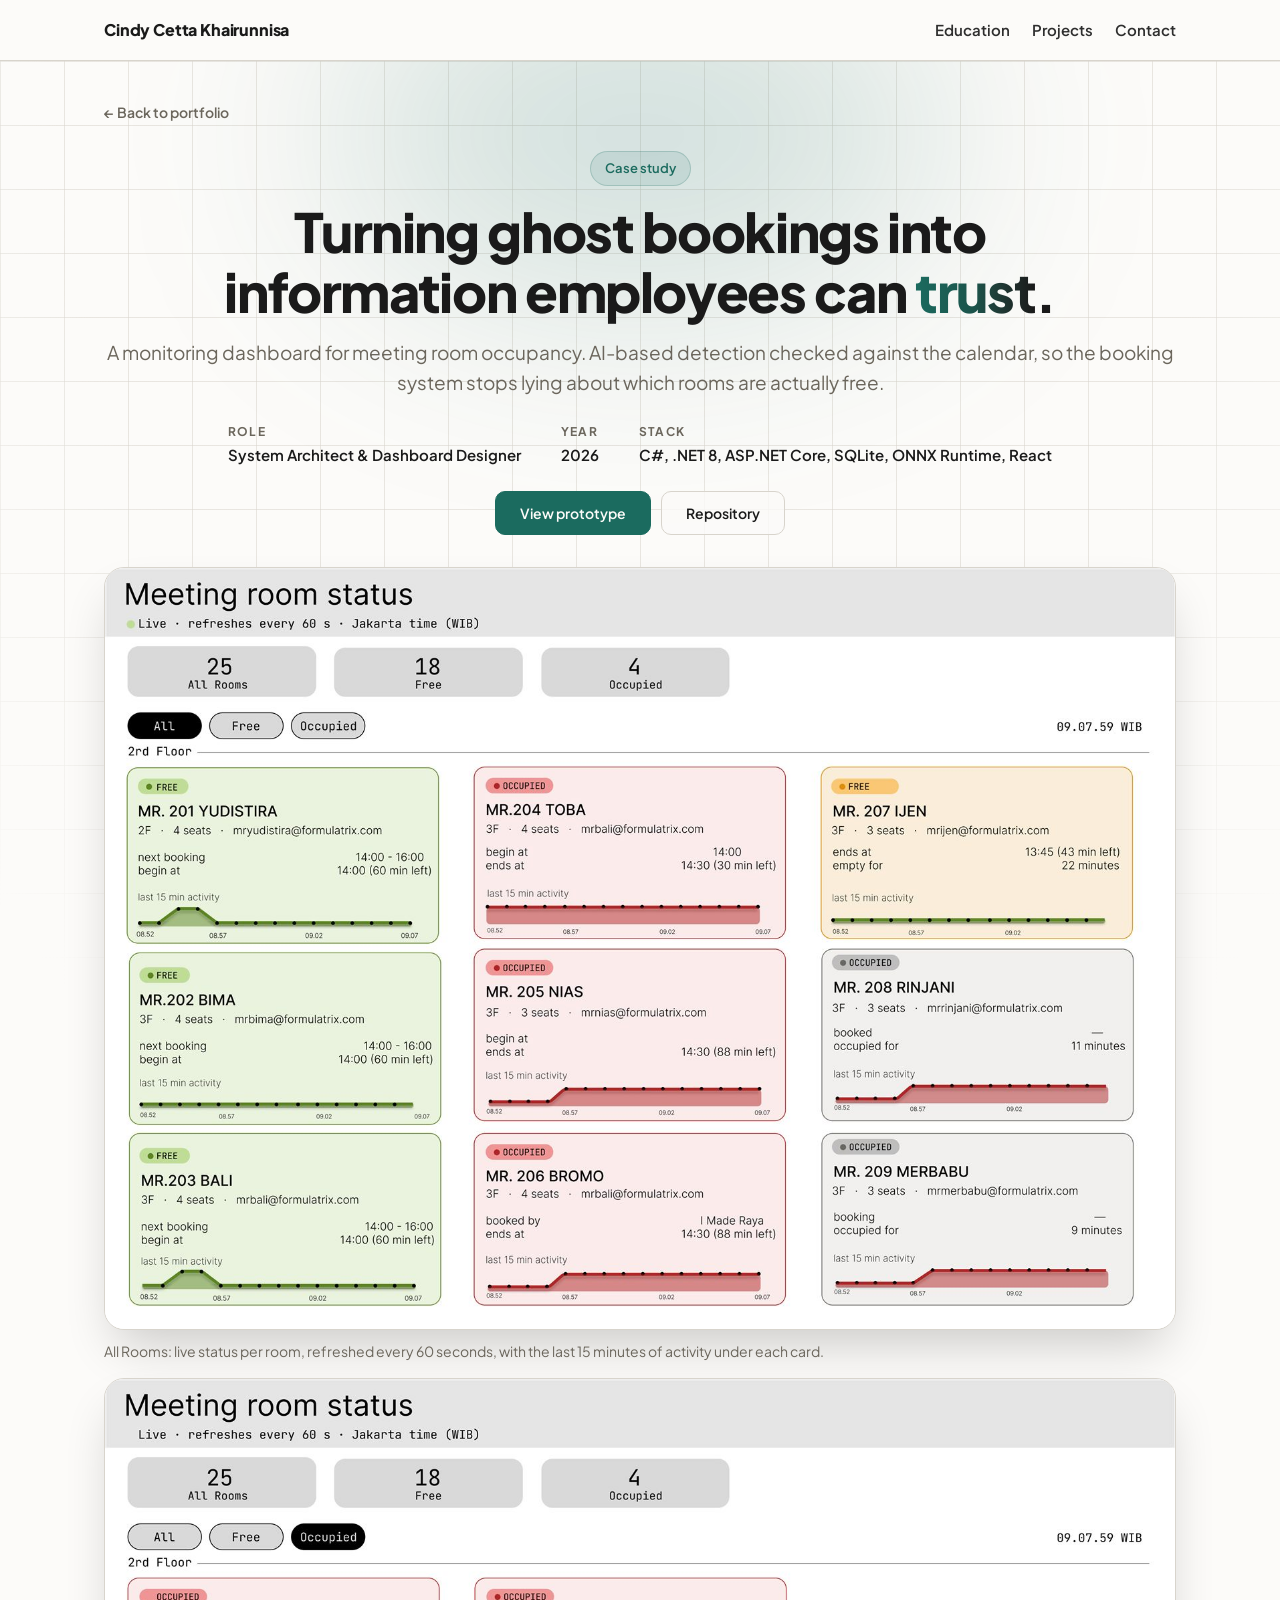
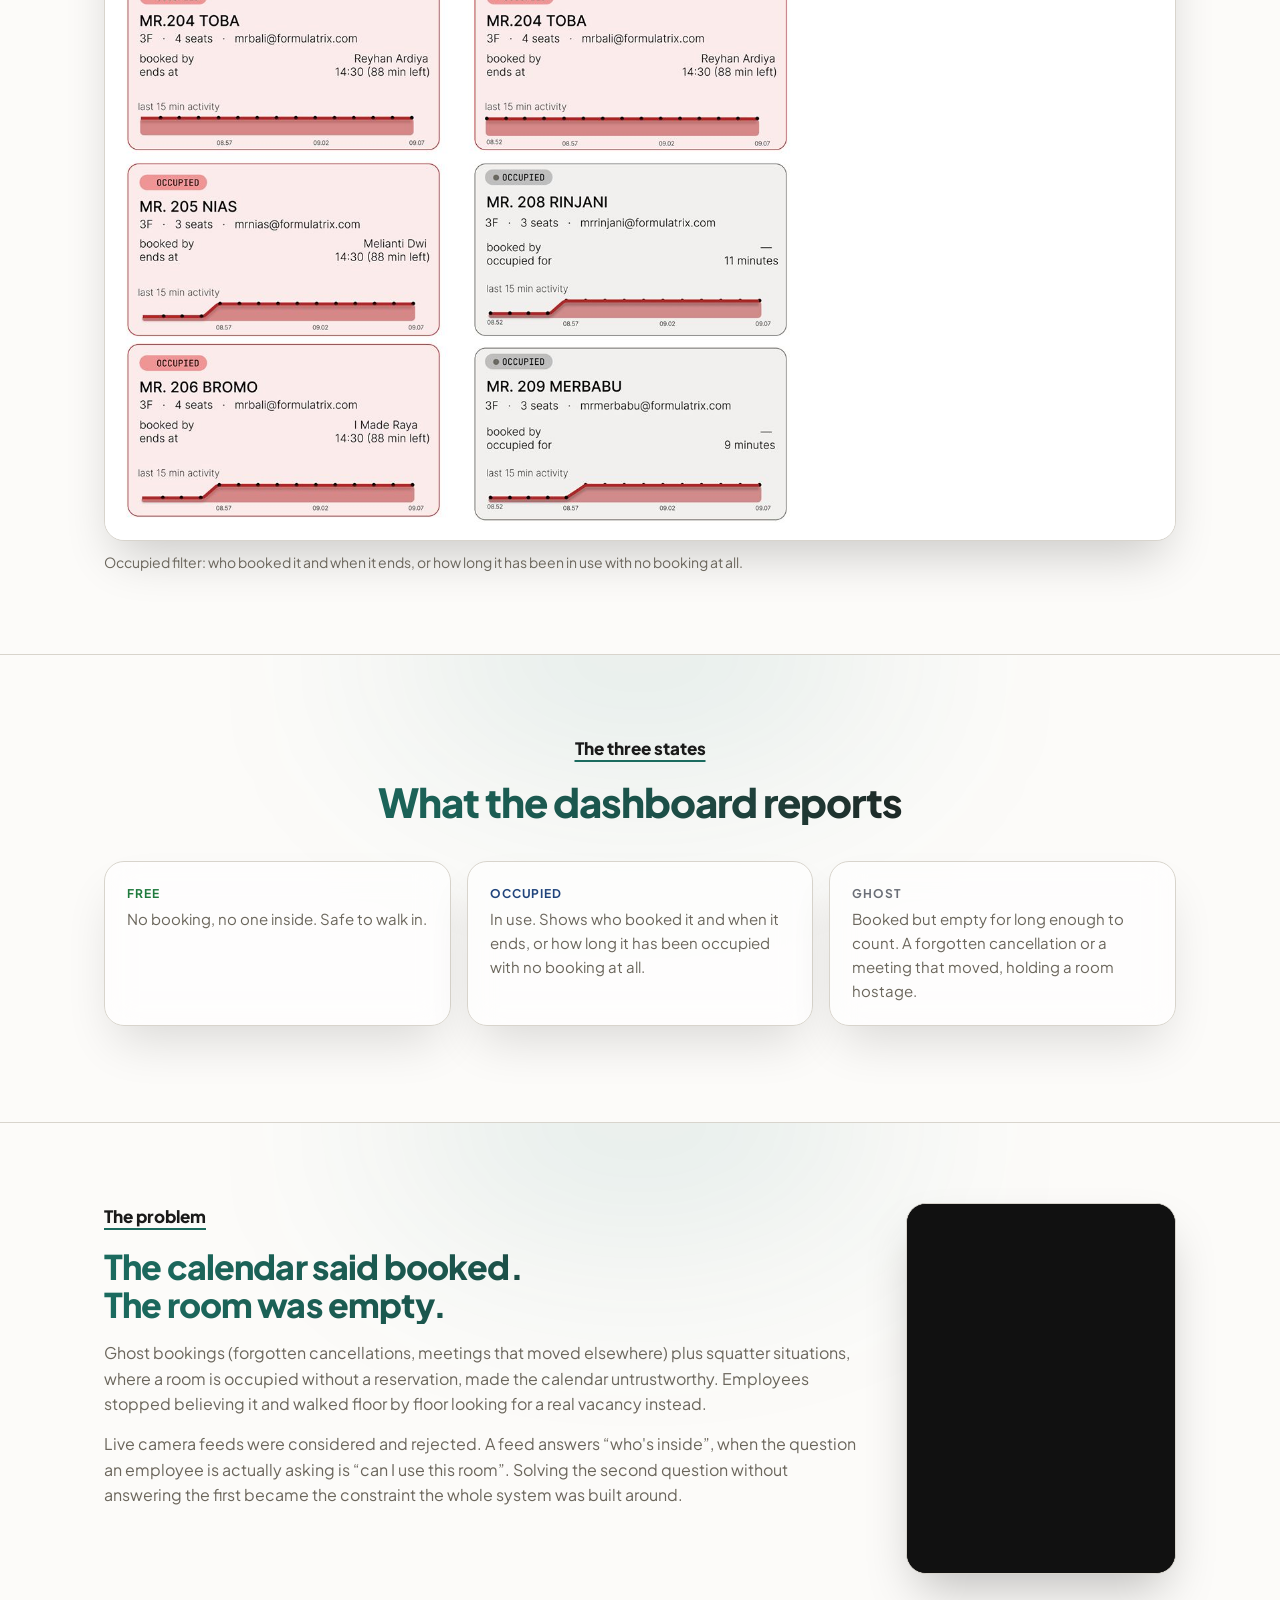
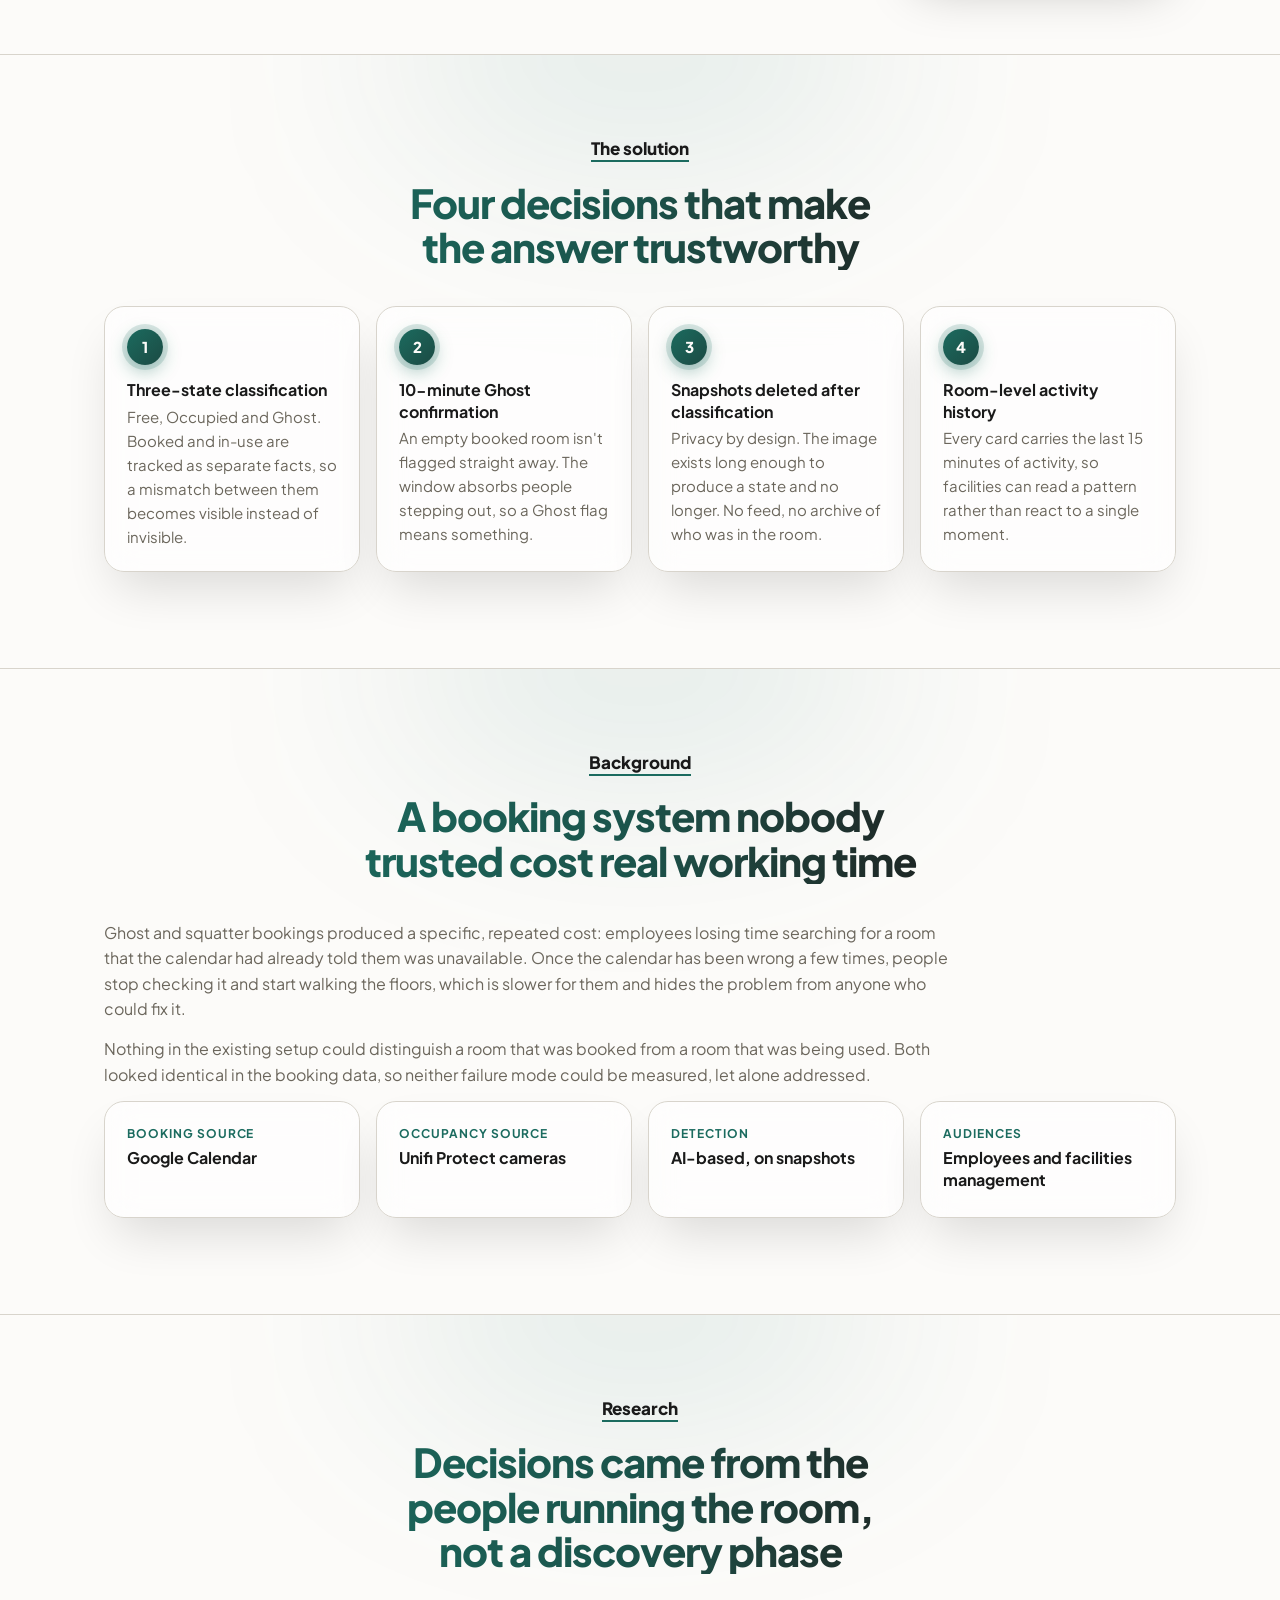
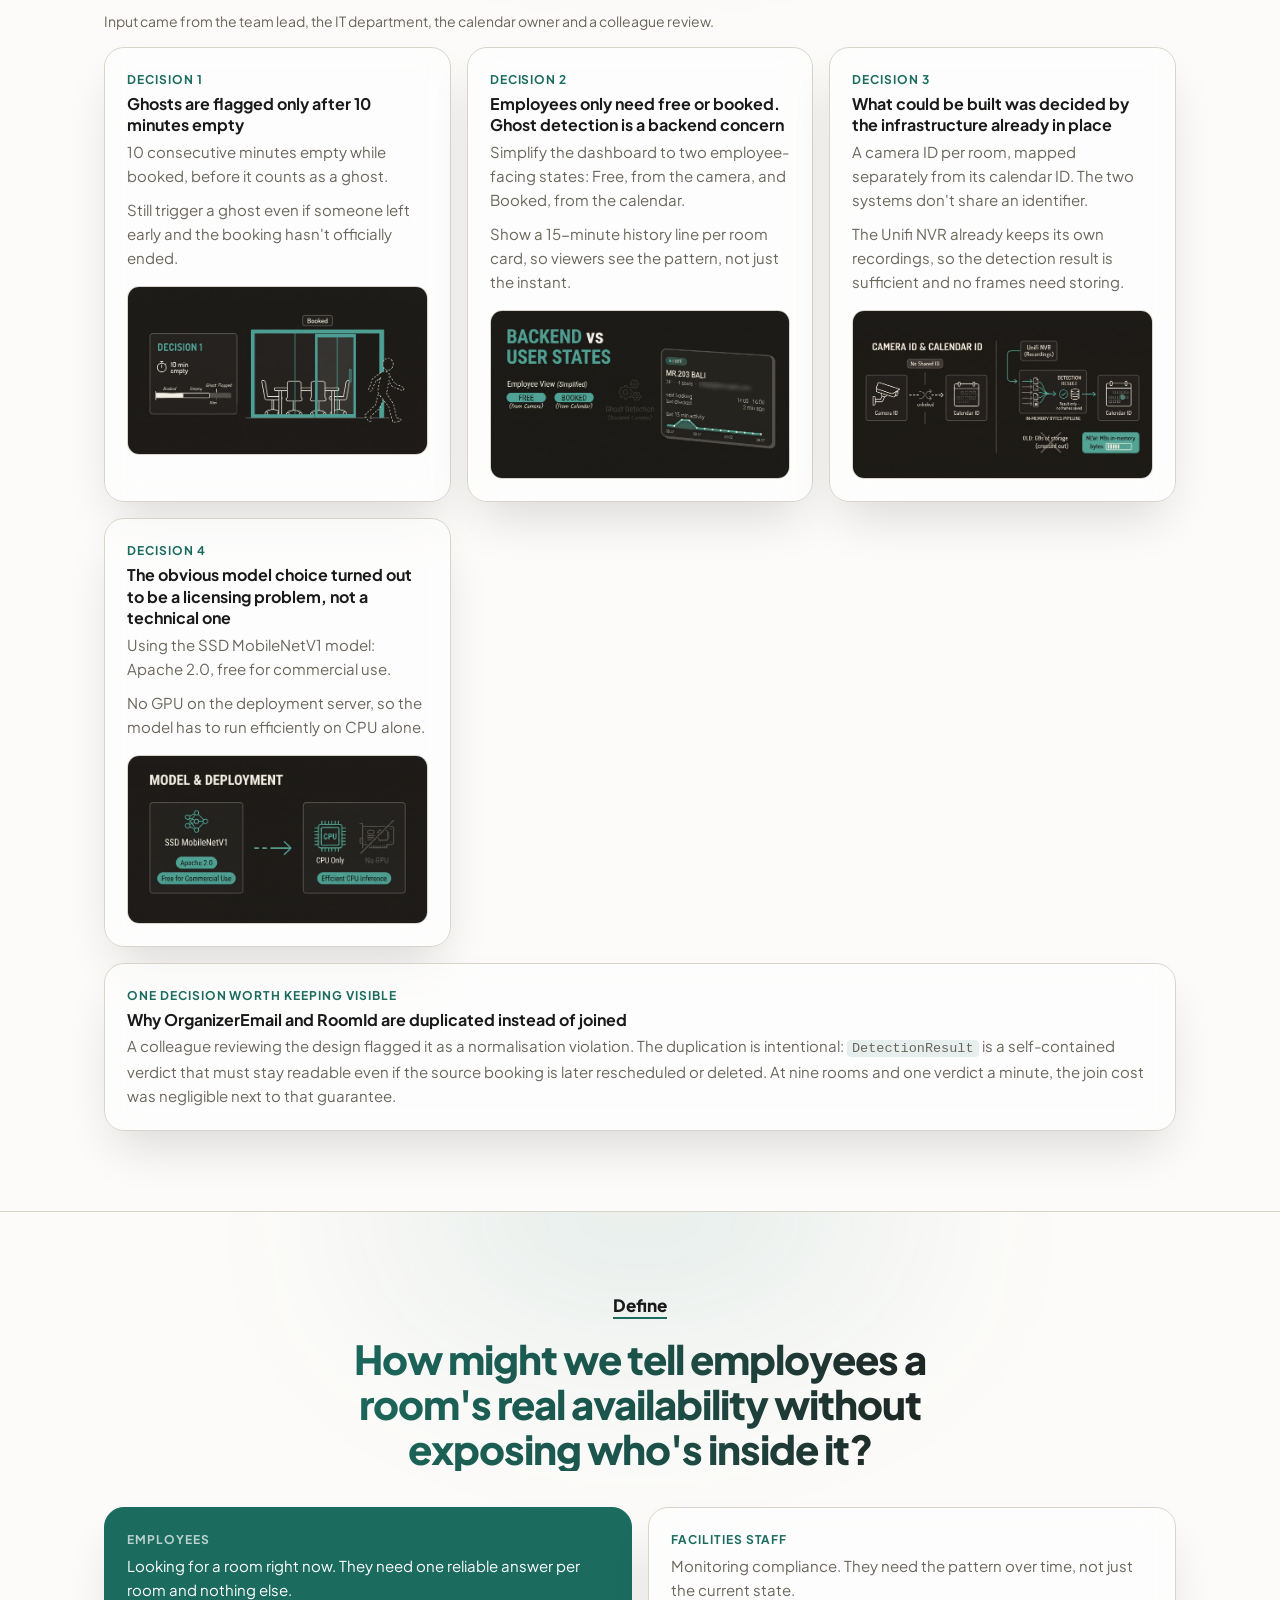
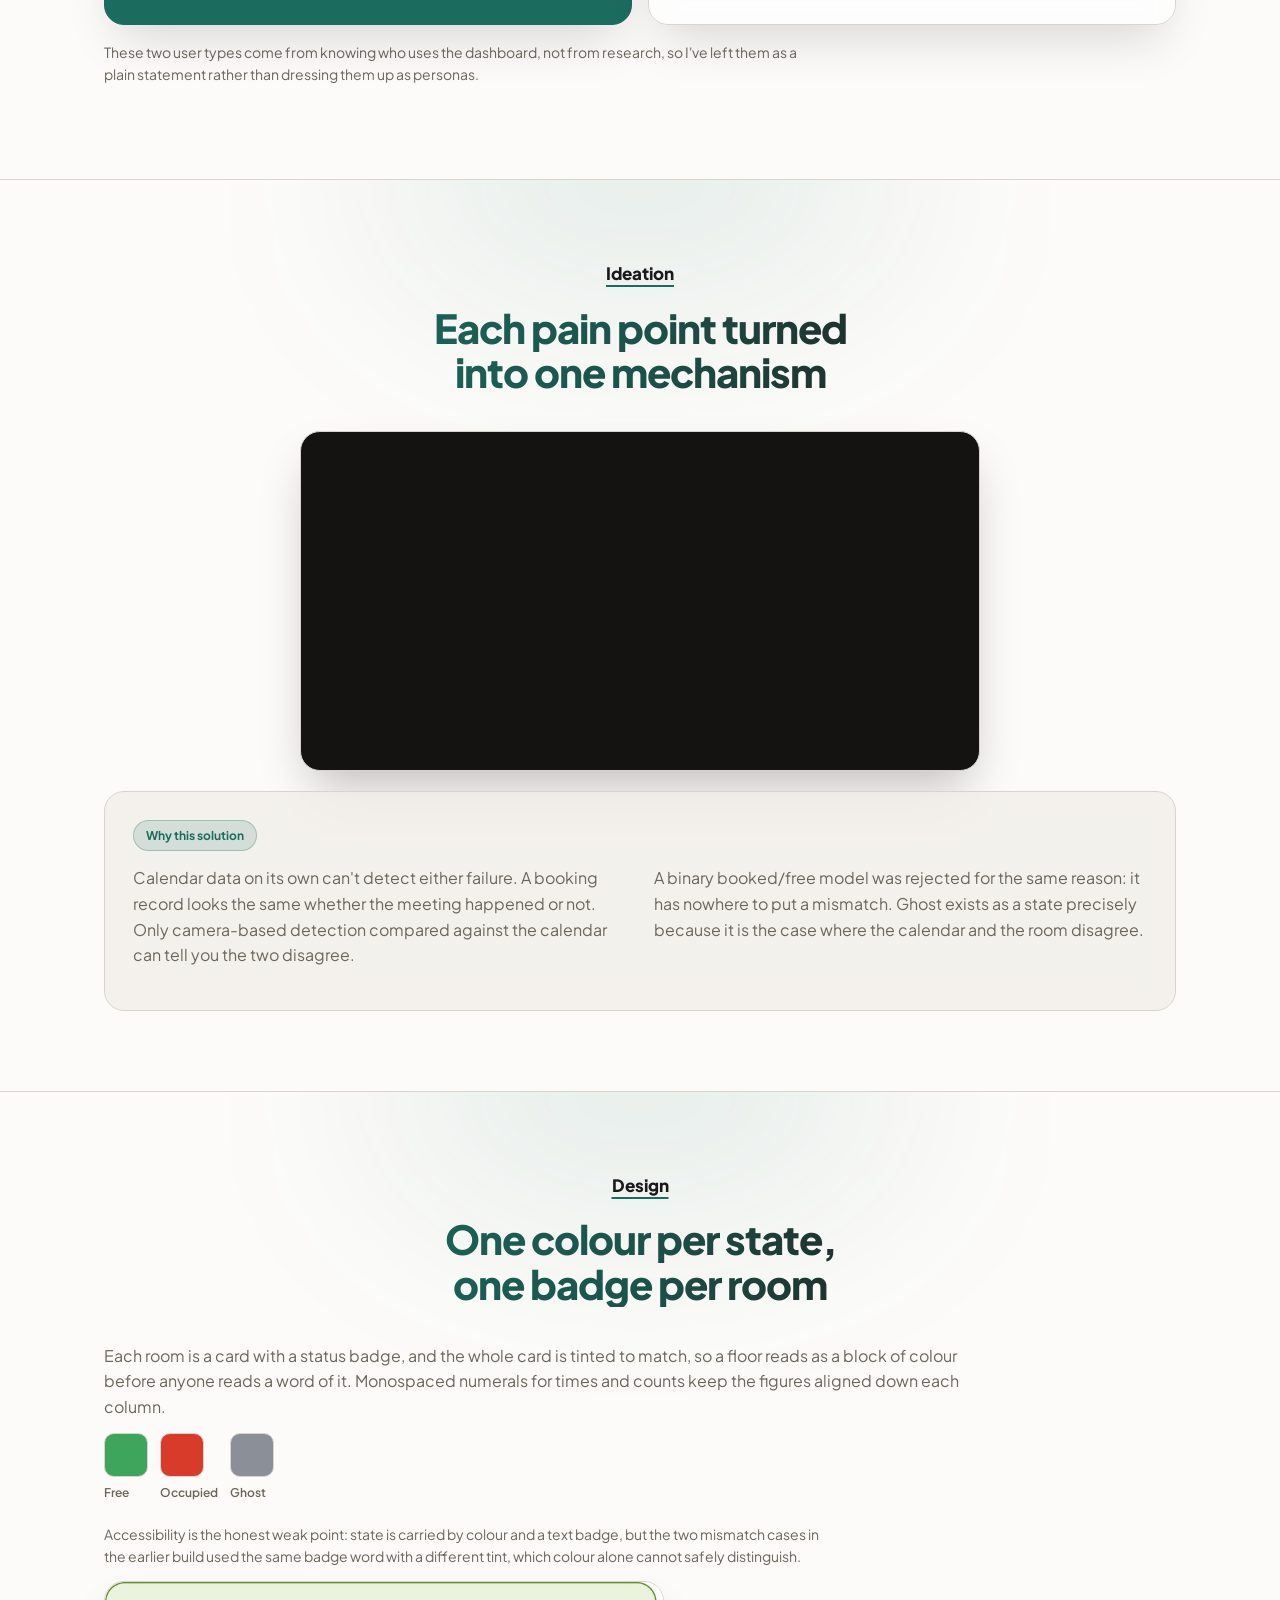
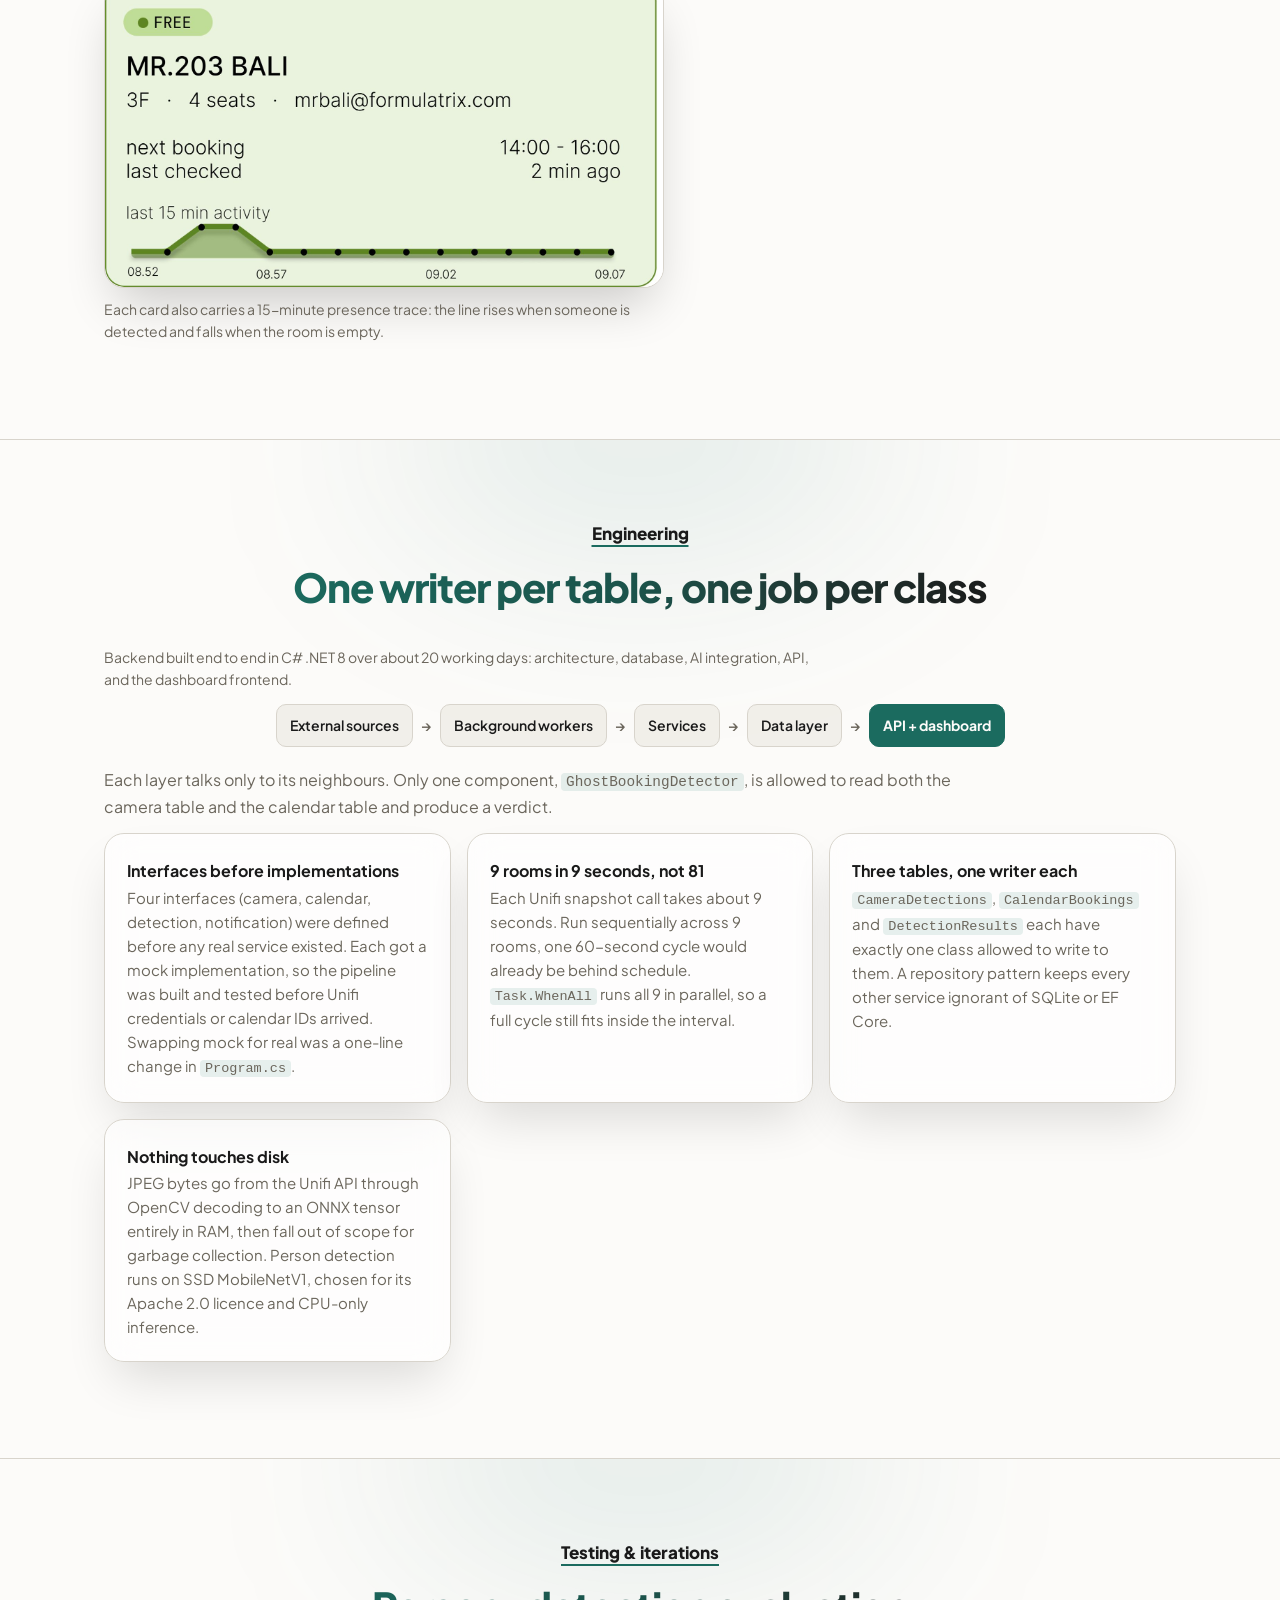
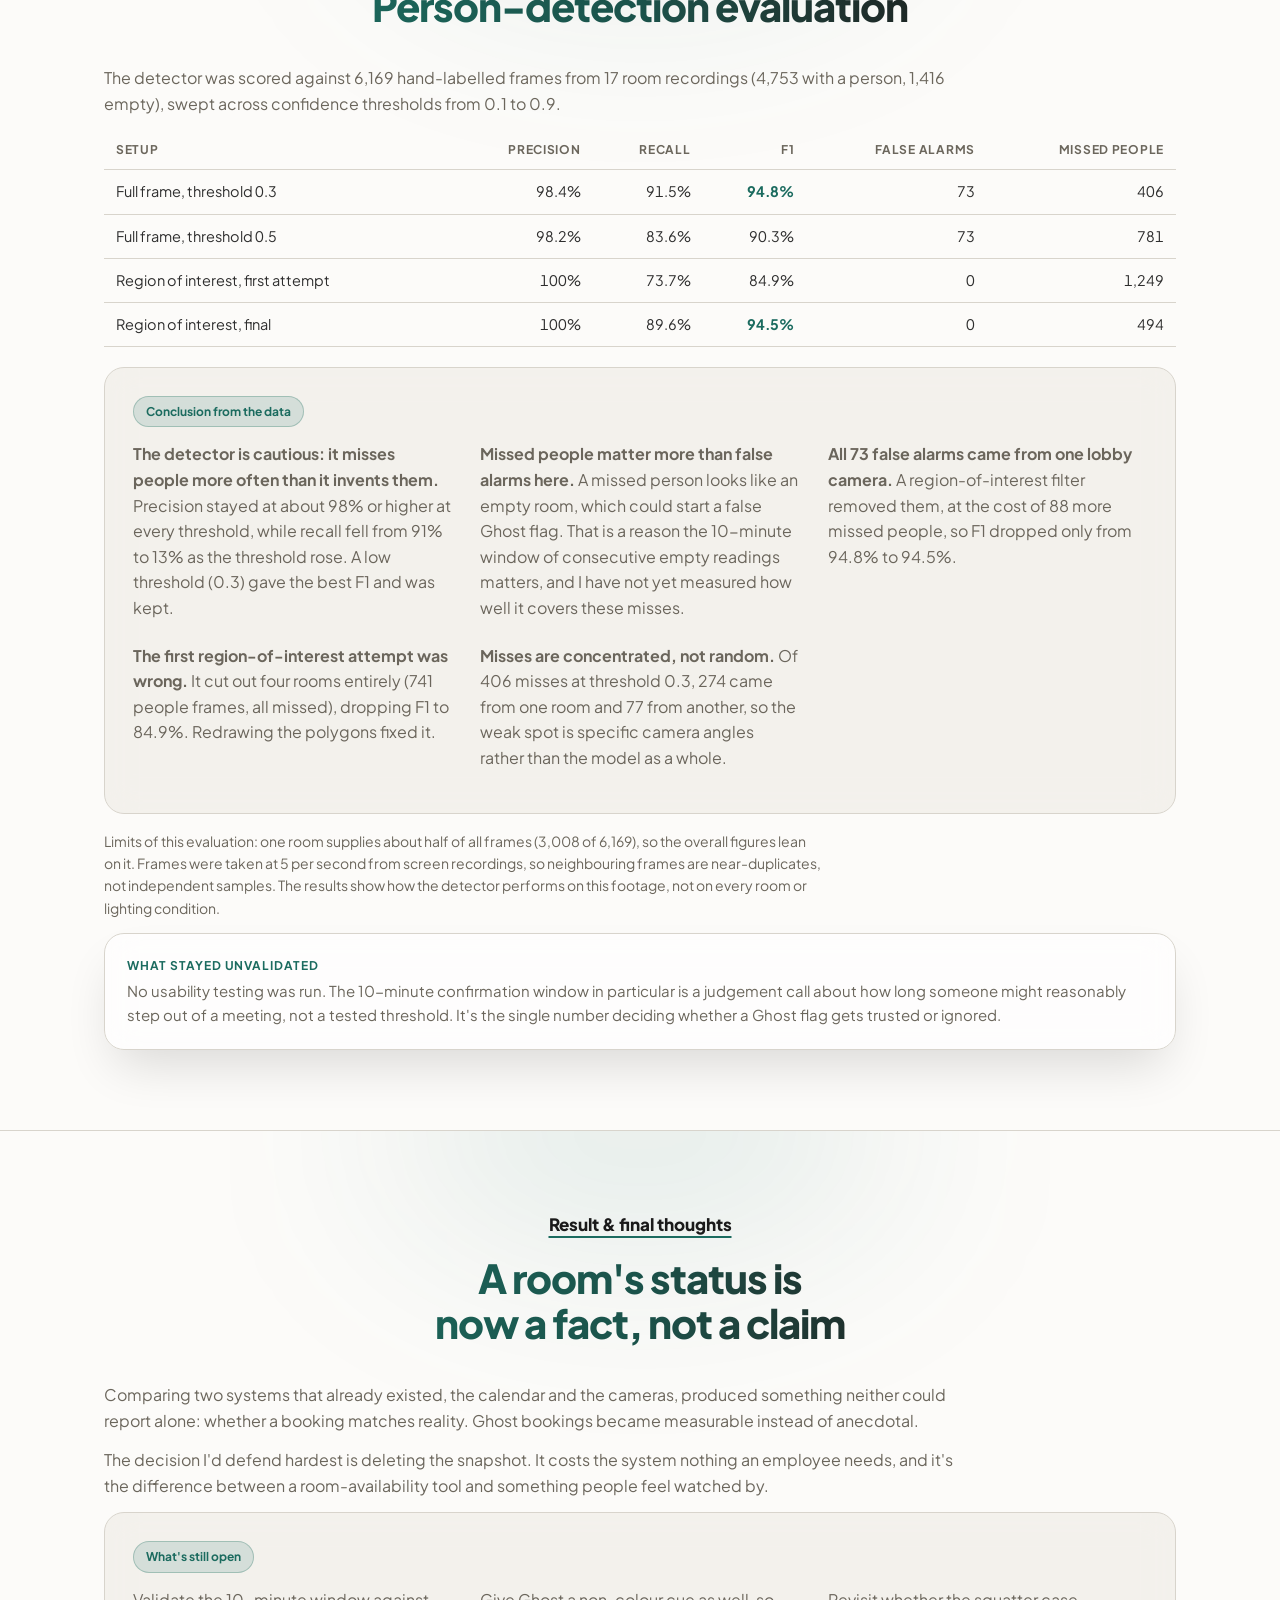
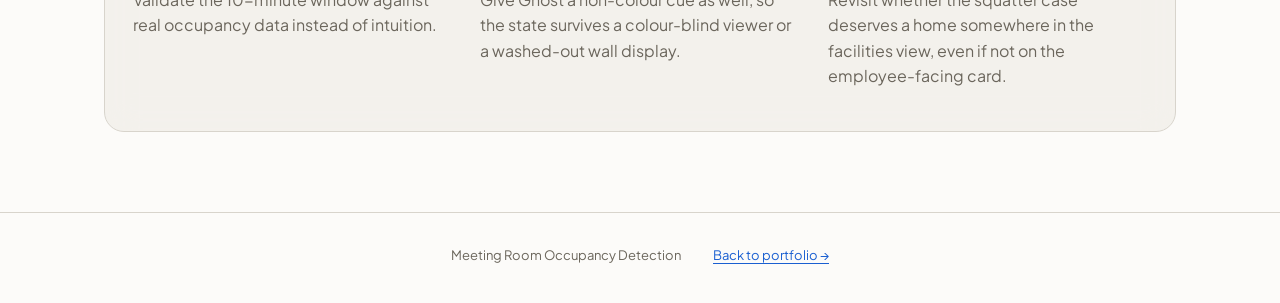
<file: meeting-room.html>
<!DOCTYPE html>
<html lang="en">
<head>
<meta charset="utf-8">
<meta name="viewport" content="width=device-width, initial-scale=1">
<title>Meeting Room Occupancy Case Study | Cindy Cetta Khairunnisa</title>
<meta name="description" content="Case study: Meeting Room Occupancy.">
<link rel="preconnect" href="https://fonts.googleapis.com">
<link rel="preconnect" href="https://fonts.gstatic.com" crossorigin>
<link href="https://fonts.googleapis.com/css2?family=Plus+Jakarta+Sans:wght@400;500;600;700;800&display=swap" rel="stylesheet">
<link rel="stylesheet" href="style.css">
<link rel="stylesheet" href="case.css">
</head>
<body>

<header class="nav">
  <div class="wrap">
    <strong><a href="index.html" style="color:inherit;text-decoration:none">Cindy Cetta Khairunnisa</a></strong>
    <nav aria-label="Main">
      <ul>
        <li><a href="index.html#education">Education</a></li>
        <li><a href="index.html#projects">Projects</a></li>
        <li><a href="index.html#contact">Contact</a></li>
      </ul>
    </nav>
  </div>
</header>

<main>
  <div class="wrap cs-top">
    <a class="back" href="index.html#meeting-room">&larr; Back to portfolio</a>
    <p class="eyebrow">Case study</p>
    <h1 class="cs-h1">Turning ghost bookings into information employees can <em>trust</em>.</h1>
    <p class="cs-lede">A monitoring dashboard for meeting room occupancy. AI-based detection checked against the calendar, so the booking system stops lying about which rooms are actually free.</p>
    <dl class="cs-meta"><div><dt>ROLE</dt><dd>System Architect &amp; Dashboard Designer</dd></div><div><dt>YEAR</dt><dd>2026</dd></div><div><dt>STACK</dt><dd>C#, .NET 8, ASP.NET Core, SQLite, ONNX Runtime, React</dd></div></dl>
    <ul class="chips"><li><a class=primary href="https://www.figma.com/proto/VTDtxxxeZedE5S0acYRmar/Meeting-Room-Dashboard?node-id=3-415&scaling=scale-down&content-scaling=fixed&page-id=0%3A1&starting-point-node-id=3%3A415&show-proto-sidebar=1" target="_blank" rel="noopener">View prototype</a></li><li><a href="https://github.com/cynd2/meetingroom-occupancy" target="_blank" rel="noopener">Repository</a></li></ul>
    <figure class="shot" style="margin-top:32px"><div class="frame"><img src="img/occ-overview.jpg" alt="Meeting room status dashboard, all rooms view" loading="lazy"></div><figcaption>All Rooms: live status per room, refreshed every 60 seconds, with the last 15 minutes of activity under each card.</figcaption></figure>
    <figure class="shot"><div class="frame"><img src="img/occ-filtered.jpg" alt="Dashboard filtered to occupied rooms" loading="lazy"></div><figcaption>Occupied filter: who booked it and when it ends, or how long it has been in use with no booking at all.</figcaption></figure>
  </div>

  <section class="cs"><div class="wrap">
    <h2>The three states</h2>
    <p class="cs-title">What the dashboard reports</p>
    <div class="cards">
      <div class="card "><p class="k" style="color:#1F7A3D">FREE</p><p>No booking, no one inside. Safe to walk in.</p></div>
      <div class="card "><p class="k" style="color:#20447C">OCCUPIED</p><p>In use. Shows who booked it and when it ends, or how long it has been occupied with no booking at all.</p></div>
      <div class="card "><p class="k" style="color:#6B6F77">GHOST</p><p>Booked but empty for long enough to count. A forgotten cancellation or a meeting that moved, holding a room hostage.</p></div>
    </div>
  </div></section>
  <section class="cs problem"><div class="wrap">
    <div class="split">
      <div class="split-text">
    <h2>The problem</h2>
    <p class="cs-title">The calendar said booked. The room was empty.</p>
<p>Ghost bookings (forgotten cancellations, meetings that moved elsewhere) plus squatter situations, where a room is occupied without a reservation, made the calendar untrustworthy. Employees stopped believing it and walked floor by floor looking for a real vacancy instead.</p><p>Live camera feeds were considered and rejected. A feed answers &ldquo;who's inside&rdquo;, when the question an employee is actually asking is &ldquo;can I use this room&rdquo;. Solving the second question without answering the first became the constraint the whole system was built around.</p>
      </div>
      <figure class="split-media"><div class="vcrop"><video src="media/stick-ghost-warm.mp4" autoplay muted loop playsinline preload="metadata" aria-label="Animation: a person walks to a room the calendar says is booked, finds it empty and shrugs"></video></div></figure>
    </div>
  </div></section>
  <section class="cs"><div class="wrap">
    <h2>The solution</h2>
    <p class="cs-title">Four decisions that make the answer trustworthy</p>
    <div class="cards">
      <div class="card "><span class="num">1</span><h4>Three-state classification</h4><p>Free, Occupied and Ghost. Booked and in-use are tracked as separate facts, so a mismatch between them becomes visible instead of invisible.</p></div>
      <div class="card "><span class="num">2</span><h4>10-minute Ghost confirmation</h4><p>An empty booked room isn't flagged straight away. The window absorbs people stepping out, so a Ghost flag means something.</p></div>
      <div class="card "><span class="num">3</span><h4>Snapshots deleted after classification</h4><p>Privacy by design. The image exists long enough to produce a state and no longer. No feed, no archive of who was in the room.</p></div>
      <div class="card "><span class="num">4</span><h4>Room-level activity history</h4><p>Every card carries the last 15 minutes of activity, so facilities can read a pattern rather than react to a single moment.</p></div>
    </div>
  </div></section>
  <section class="cs"><div class="wrap">
    <h2>Background</h2>
    <p class="cs-title">A booking system nobody trusted cost real working time</p>
<p>Ghost and squatter bookings produced a specific, repeated cost: employees losing time searching for a room that the calendar had already told them was unavailable. Once the calendar has been wrong a few times, people stop checking it and start walking the floors, which is slower for them and hides the problem from anyone who could fix it.</p><p>Nothing in the existing setup could distinguish a room that was booked from a room that was being used. Both looked identical in the booking data, so neither failure mode could be measured, let alone addressed.</p>    <div class="cards">
      <div class="card "><p class="k">BOOKING SOURCE</p><h4>Google Calendar</h4></div>
      <div class="card "><p class="k">OCCUPANCY SOURCE</p><h4>Unifi Protect cameras</h4></div>
      <div class="card "><p class="k">DETECTION</p><h4>AI-based, on snapshots</h4></div>
      <div class="card "><p class="k">AUDIENCES</p><h4>Employees and facilities management</h4></div>
    </div>
  </div></section>
  <section class="cs"><div class="wrap">
    <h2>Research</h2>
    <p class="cs-title">Decisions came from the people running the room, not a discovery phase</p>
<p class="small">Input came from the team lead, the IT department, the calendar owner and a colleague review.</p>    <div class="cards wide">
      <div class="card "><p class="k">DECISION 1</p><h4>Ghosts are flagged only after 10 minutes empty</h4><p>10 consecutive minutes empty while booked, before it counts as a ghost.</p><p>Still trigger a ghost even if someone left early and the booking hasn't officially ended.</p><img class="card-illus" src="img/10-minutes-ghost.jpg" alt="Illustration: a booked, empty meeting room is flagged as a ghost after 10 minutes empty" loading="lazy"></div>
      <div class="card "><p class="k">DECISION 2</p><h4>Employees only need free or booked. Ghost detection is a backend concern</h4><p>Simplify the dashboard to two employee-facing states: Free, from the camera, and Booked, from the calendar.</p><p>Show a 15-minute history line per room card, so viewers see the pattern, not just the instant.</p><img class="card-illus" src="img/be-user.jpg" alt="Illustration: employees see only Free (from camera) and Booked (from calendar); ghost detection stays a backend concern" loading="lazy"></div>
      <div class="card "><p class="k">DECISION 3</p><h4>What could be built was decided by the infrastructure already in place</h4><p>A camera ID per room, mapped separately from its calendar ID. The two systems don't share an identifier.</p><p>The Unifi NVR already keeps its own recordings, so the detection result is sufficient and no frames need storing.</p><img class="card-illus" src="img/unifi-nvr.jpg" alt="Illustration: camera ID and calendar ID have no shared identifier; detection results flow through an in-memory bytes pipeline with no frames saved" loading="lazy"></div>
      <div class="card "><p class="k">DECISION 4</p><h4>The obvious model choice turned out to be a licensing problem, not a technical one</h4><p>Using the SSD MobileNetV1 model: Apache 2.0, free for commercial use.</p><p>No GPU on the deployment server, so the model has to run efficiently on CPU alone.</p><img class="card-illus" src="img/model.jpg" alt="Illustration: SSD MobileNetV1, Apache 2.0 and free for commercial use, running on CPU only with no GPU" loading="lazy"></div>
    </div>      <div class="card "><p class="k">ONE DECISION WORTH KEEPING VISIBLE</p><h4>Why OrganizerEmail and RoomId are duplicated instead of joined</h4><p>A colleague reviewing the design flagged it as a normalisation violation. The duplication is intentional: <code>DetectionResult</code> is a self-contained verdict that must stay readable even if the source booking is later rescheduled or deleted. At nine rooms and one verdict a minute, the join cost was negligible next to that guarantee.</p></div>
  </div></section>
  <section class="cs"><div class="wrap">
    <h2>Define</h2>
    <p class="cs-title">How might we tell employees a room's real availability without exposing who's inside it?</p>
    <div class="cards">
      <div class="card " style="background:var(--accent);border-color:var(--accent)"><p class="k" style="color:rgba(255,255,255,.7)">EMPLOYEES</p><p style="color:#fff">Looking for a room right now. They need one reliable answer per room and nothing else.</p></div>
      <div class="card "><p class="k">FACILITIES STAFF</p><p>Monitoring compliance. They need the pattern over time, not just the current state.</p></div>
    </div><p class="small">These two user types come from knowing who uses the dashboard, not from research, so I've left them as a plain statement rather than dressing them up as personas.</p>
  </div></section>
  <section class="cs"><div class="wrap">
    <h2>Ideation</h2>
    <p class="cs-title">Each pain point turned into one mechanism</p>
    <figure class="ideation-solo"><video src="media/minimal-ideation.mp4" autoplay muted loop playsinline preload="metadata" aria-label="Animation: each pain point turns into one mechanism"></video></figure>
        <div class="panel"><span class="tag">Why this solution</span><div class="cols"><p>Calendar data on its own can't detect either failure. A booking record looks the same whether the meeting happened or not. Only camera-based detection compared against the calendar can tell you the two disagree.</p><p>A binary booked/free model was rejected for the same reason: it has nowhere to put a mismatch. Ghost exists as a state precisely because it is the case where the calendar and the room disagree.</p></div></div>
  </div></section>
  <section class="cs"><div class="wrap">
    <h2>Design</h2>
    <p class="cs-title">One colour per state, one badge per room</p>
<p>Each room is a card with a status badge, and the whole card is tinted to match, so a floor reads as a block of colour before anyone reads a word of it. Monospaced numerals for times and counts keep the figures aligned down each column.</p>    <div class="swatches" style="margin:8px 0 20px"><div class="swatch"><div style="background:#3EA55C"></div><span>Free</span></div><div class="swatch"><div style="background:#D93B2B"></div><span>Occupied</span></div><div class="swatch"><div style="background:#8B8F97"></div><span>Ghost</span></div></div><p class="small">Accessibility is the honest weak point: state is carried by colour and a text badge, but the two mismatch cases in the earlier build used the same badge word with a different tint, which colour alone cannot safely distinguish.</p>    <figure class="shot narrow"><div class="frame"><img src="img/occ-room-detail.jpg" alt="Room card MR.203 Bali, free, with next booking and a 15-minute activity trace" loading="lazy"></div><figcaption>Each card also carries a 15-minute presence trace: the line rises when someone is detected and falls when the room is empty.</figcaption></figure>
  </div></section>
  <section class="cs"><div class="wrap">
    <h2>Engineering</h2>
    <p class="cs-title">One writer per table, one job per class</p>
<p class="small">Backend built end to end in C# .NET 8 over about 20 working days: architecture, database, AI integration, API, and the dashboard frontend.</p>    <ul class="flow"><li>External sources</li><li class="ar">&rarr;</li><li>Background workers</li><li class="ar">&rarr;</li><li>Services</li><li class="ar">&rarr;</li><li>Data layer</li><li class="ar">&rarr;</li><li class=a>API + dashboard</li></ul><p>Each layer talks only to its neighbours. Only one component, <code>GhostBookingDetector</code>, is allowed to read both the camera table and the calendar table and produce a verdict.</p>    <div class="cards wide">
      <div class="card "><p class="k"></p><h4>Interfaces before implementations</h4><p>Four interfaces (camera, calendar, detection, notification) were defined before any real service existed. Each got a mock implementation, so the pipeline was built and tested before Unifi credentials or calendar IDs arrived. Swapping mock for real was a one-line change in <code>Program.cs</code>.</p></div>
      <div class="card "><p class="k"></p><h4>9 rooms in 9 seconds, not 81</h4><p>Each Unifi snapshot call takes about 9 seconds. Run sequentially across 9 rooms, one 60-second cycle would already be behind schedule. <code>Task.WhenAll</code> runs all 9 in parallel, so a full cycle still fits inside the interval.</p></div>
      <div class="card "><p class="k"></p><h4>Three tables, one writer each</h4><p><code>CameraDetections</code>, <code>CalendarBookings</code> and <code>DetectionResults</code> each have exactly one class allowed to write to them. A repository pattern keeps every other service ignorant of SQLite or EF Core.</p></div>
      <div class="card "><p class="k"></p><h4>Nothing touches disk</h4><p>JPEG bytes go from the Unifi API through OpenCV decoding to an ONNX tensor entirely in RAM, then fall out of scope for garbage collection. Person detection runs on SSD MobileNetV1, chosen for its Apache 2.0 licence and CPU-only inference.</p></div>
    </div>
  </div></section>
  <section class="cs"><div class="wrap">
    <h2>Testing &amp; iterations</h2>
    <p class="cs-title">Person-detection evaluation</p>
<p>The detector was scored against 6,169 hand-labelled frames from 17 room recordings (4,753 with a person, 1,416 empty), swept across confidence thresholds from 0.1 to 0.9.</p>
<div class="tbl-wrap"><table class="tbl">
<thead><tr><th>Setup</th><th>Precision</th><th>Recall</th><th>F1</th><th>False alarms</th><th>Missed people</th></tr></thead>
<tbody>
<tr><td>Full frame, threshold 0.3</td><td>98.4%</td><td>91.5%</td><td><b>94.8%</b></td><td>73</td><td>406</td></tr>
<tr><td>Full frame, threshold 0.5</td><td>98.2%</td><td>83.6%</td><td>90.3%</td><td>73</td><td>781</td></tr>
<tr><td>Region of interest, first attempt</td><td>100%</td><td>73.7%</td><td>84.9%</td><td>0</td><td>1,249</td></tr>
<tr><td>Region of interest, final</td><td>100%</td><td>89.6%</td><td><b>94.5%</b></td><td>0</td><td>494</td></tr>
</tbody></table></div>
<div class="panel" style="margin:20px 0 16px"><span class="tag">Conclusion from the data</span><div class="cols">
<p><b>The detector is cautious: it misses people more often than it invents them.</b> Precision stayed at about 98% or higher at every threshold, while recall fell from 91% to 13% as the threshold rose. A low threshold (0.3) gave the best F1 and was kept.</p>
<p><b>Missed people matter more than false alarms here.</b> A missed person looks like an empty room, which could start a false Ghost flag. That is a reason the 10-minute window of consecutive empty readings matters, and I have not yet measured how well it covers these misses.</p>
<p><b>All 73 false alarms came from one lobby camera.</b> A region-of-interest filter removed them, at the cost of 88 more missed people, so F1 dropped only from 94.8% to 94.5%.</p>
<p><b>The first region-of-interest attempt was wrong.</b> It cut out four rooms entirely (741 people frames, all missed), dropping F1 to 84.9%. Redrawing the polygons fixed it.</p>
<p><b>Misses are concentrated, not random.</b> Of 406 misses at threshold 0.3, 274 came from one room and 77 from another, so the weak spot is specific camera angles rather than the model as a whole.</p></div></div>
<p class="small">Limits of this evaluation: one room supplies about half of all frames (3,008 of 6,169), so the overall figures lean on it. Frames were taken at 5 per second from screen recordings, so neighbouring frames are near-duplicates, not independent samples. The results show how the detector performs on this footage, not on every room or lighting condition.</p>
<div class="card "><p class="k">WHAT STAYED UNVALIDATED</p><p>No usability testing was run. The 10-minute confirmation window in particular is a judgement call about how long someone might reasonably step out of a meeting, not a tested threshold. It's the single number deciding whether a Ghost flag gets trusted or ignored.</p></div>
  </div></section>
  <section class="cs"><div class="wrap">
    <h2>Result &amp; final thoughts</h2>
    <p class="cs-title">A room's status is now a fact, not a claim</p>
<p>Comparing two systems that already existed, the calendar and the cameras, produced something neither could report alone: whether a booking matches reality. Ghost bookings became measurable instead of anecdotal.</p><p>The decision I'd defend hardest is deleting the snapshot. It costs the system nothing an employee needs, and it's the difference between a room-availability tool and something people feel watched by.</p>    <div class="panel"><span class="tag">What's still open</span><div class="cols"><p>Validate the 10-minute window against real occupancy data instead of intuition.</p><p>Give Ghost a non-colour cue as well, so the state survives a colour-blind viewer or a washed-out wall display.</p><p>Revisit whether the squatter case deserves a home somewhere in the facilities view, even if not on the employee-facing card.</p></div></div>
  </div></section>
</main>

<footer>
  <div class="wrap">
    <span>Meeting Room Occupancy Detection</span>
    <a href="index.html#meeting-room">Back to portfolio &rarr;</a>
  </div>
</footer>

</body>
</html>
</file>
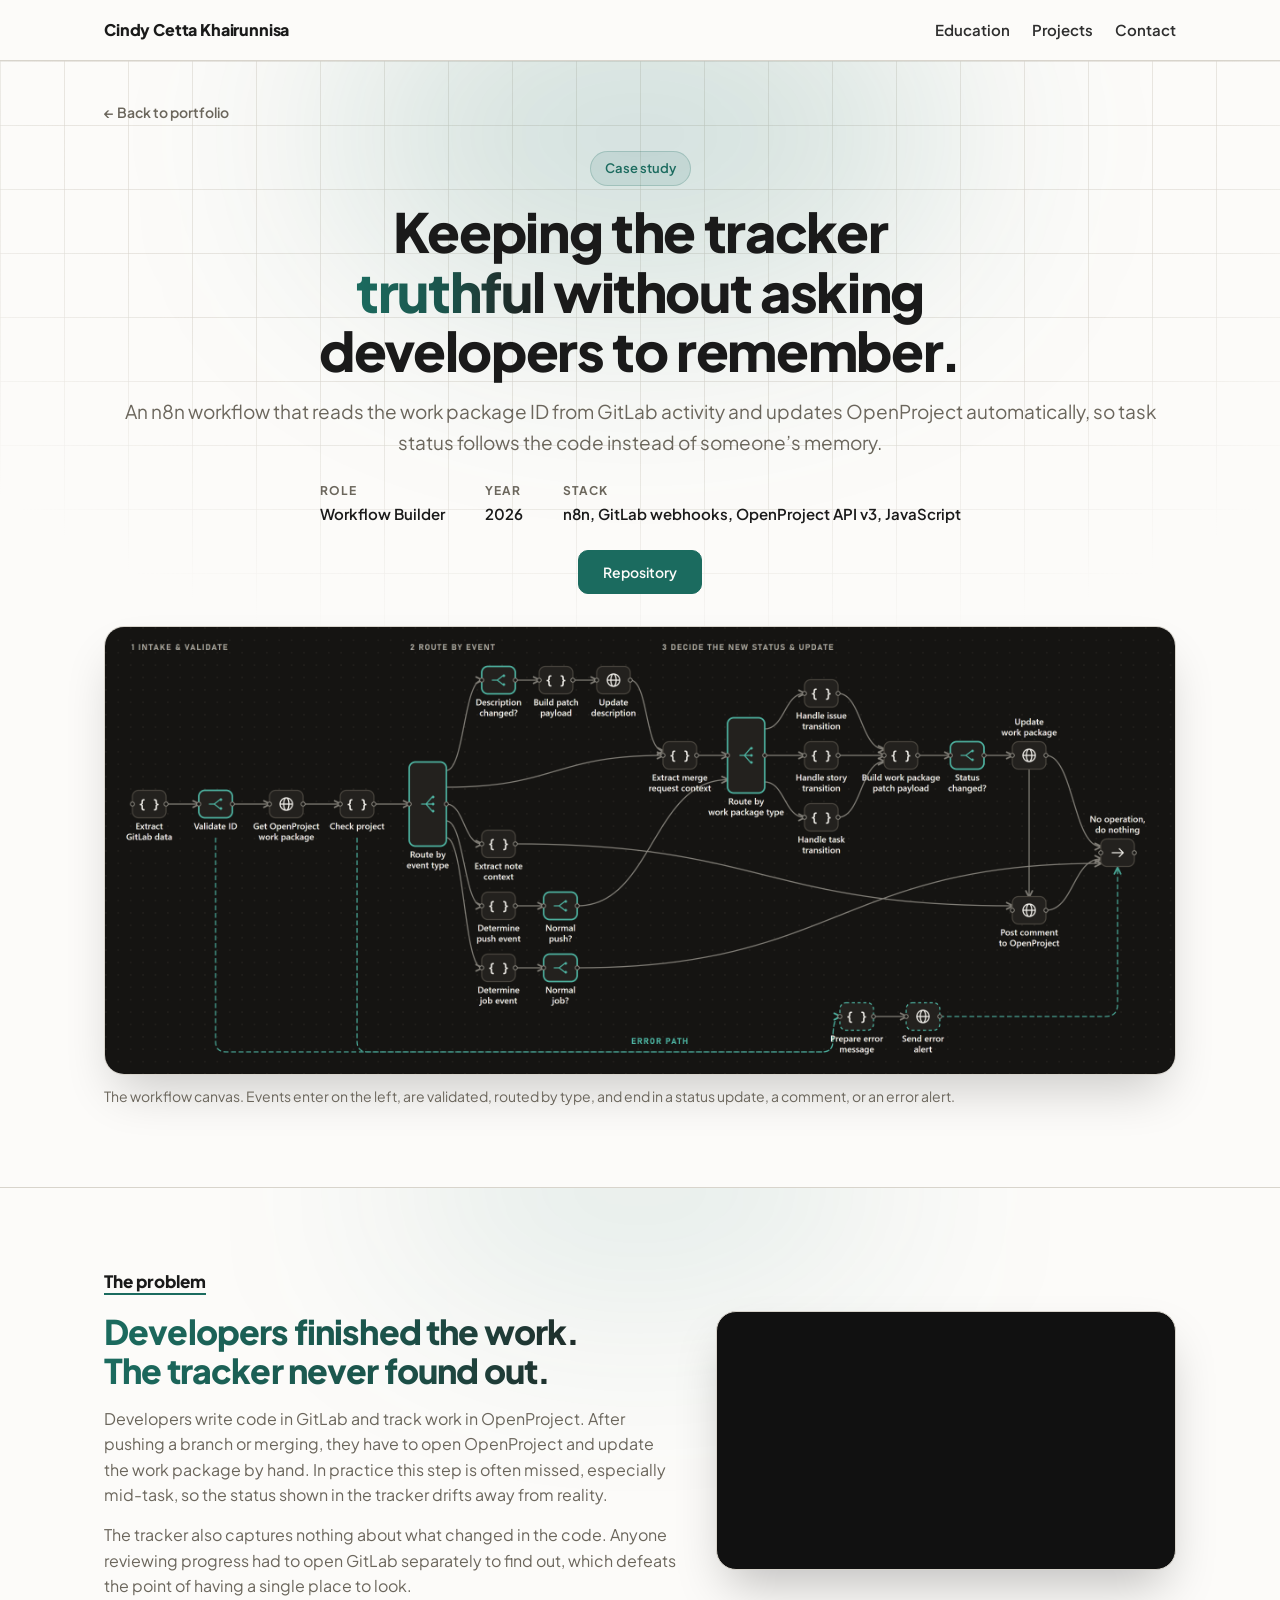
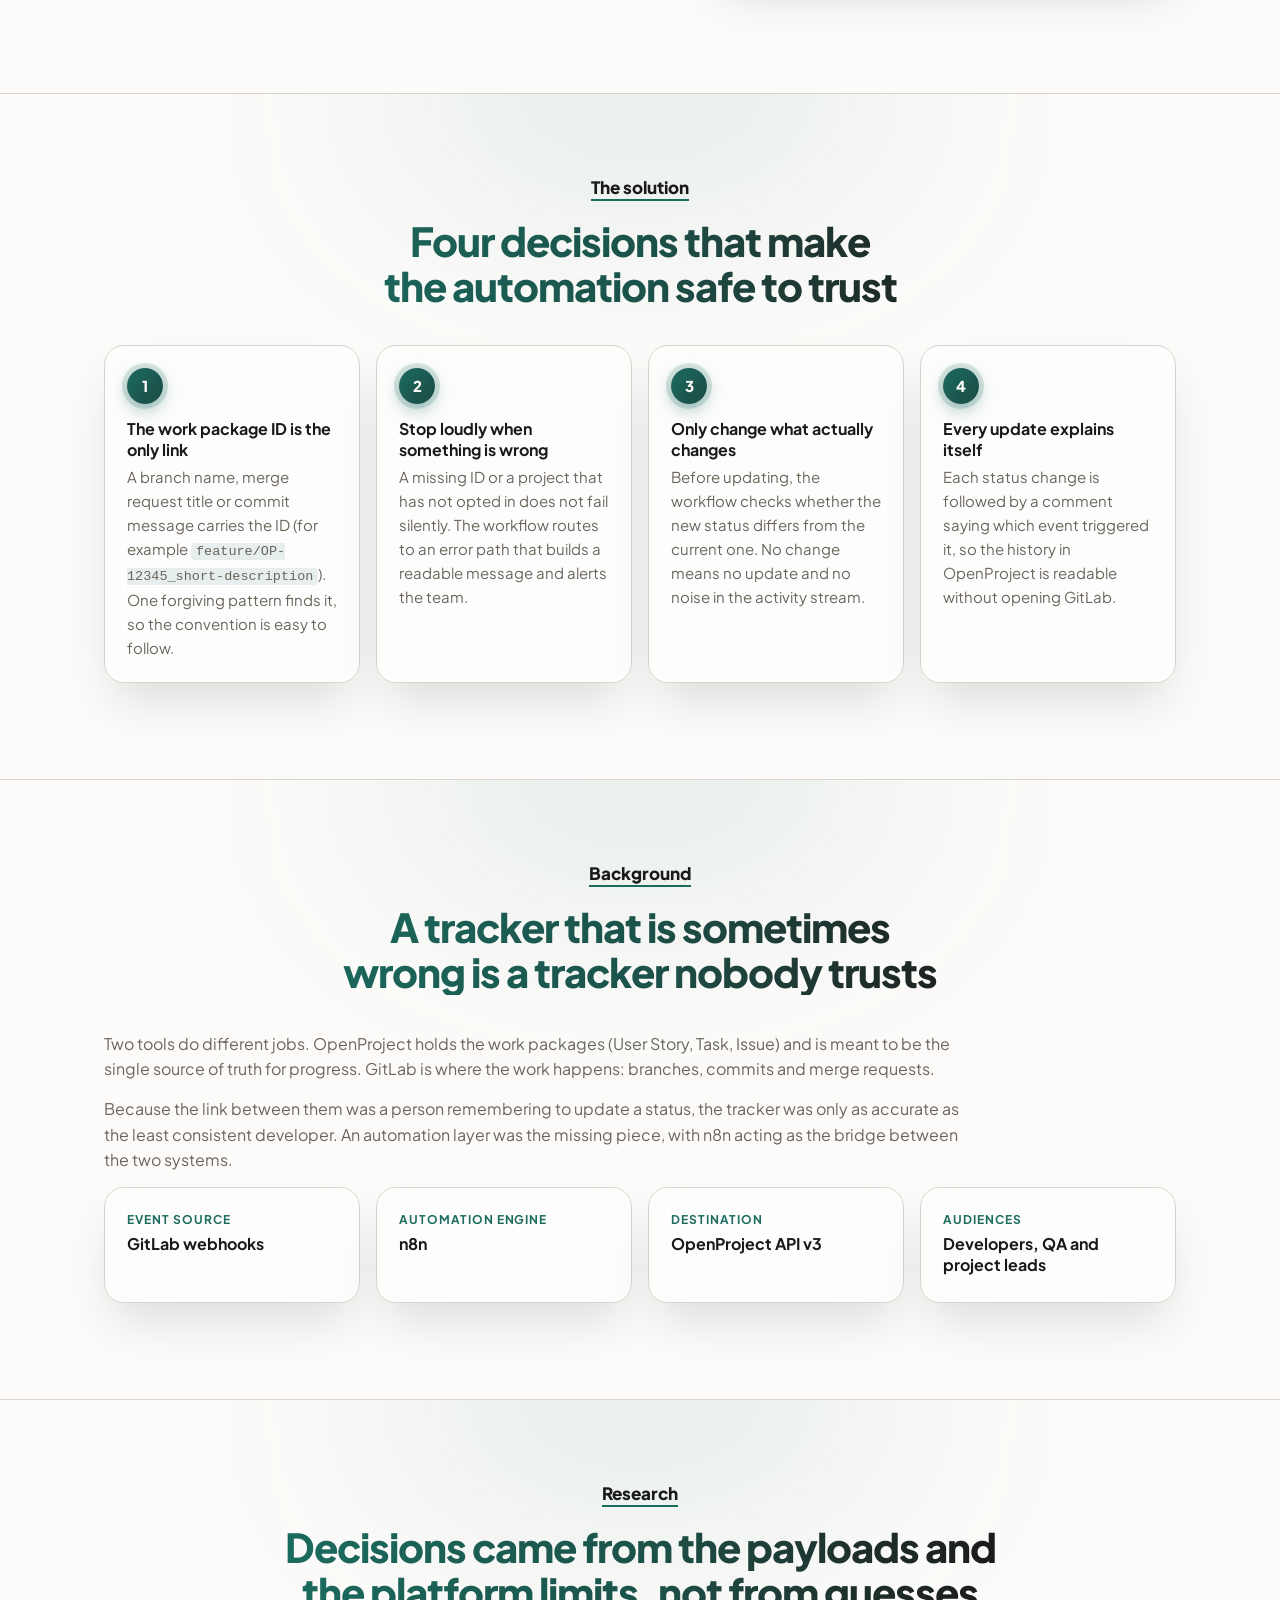
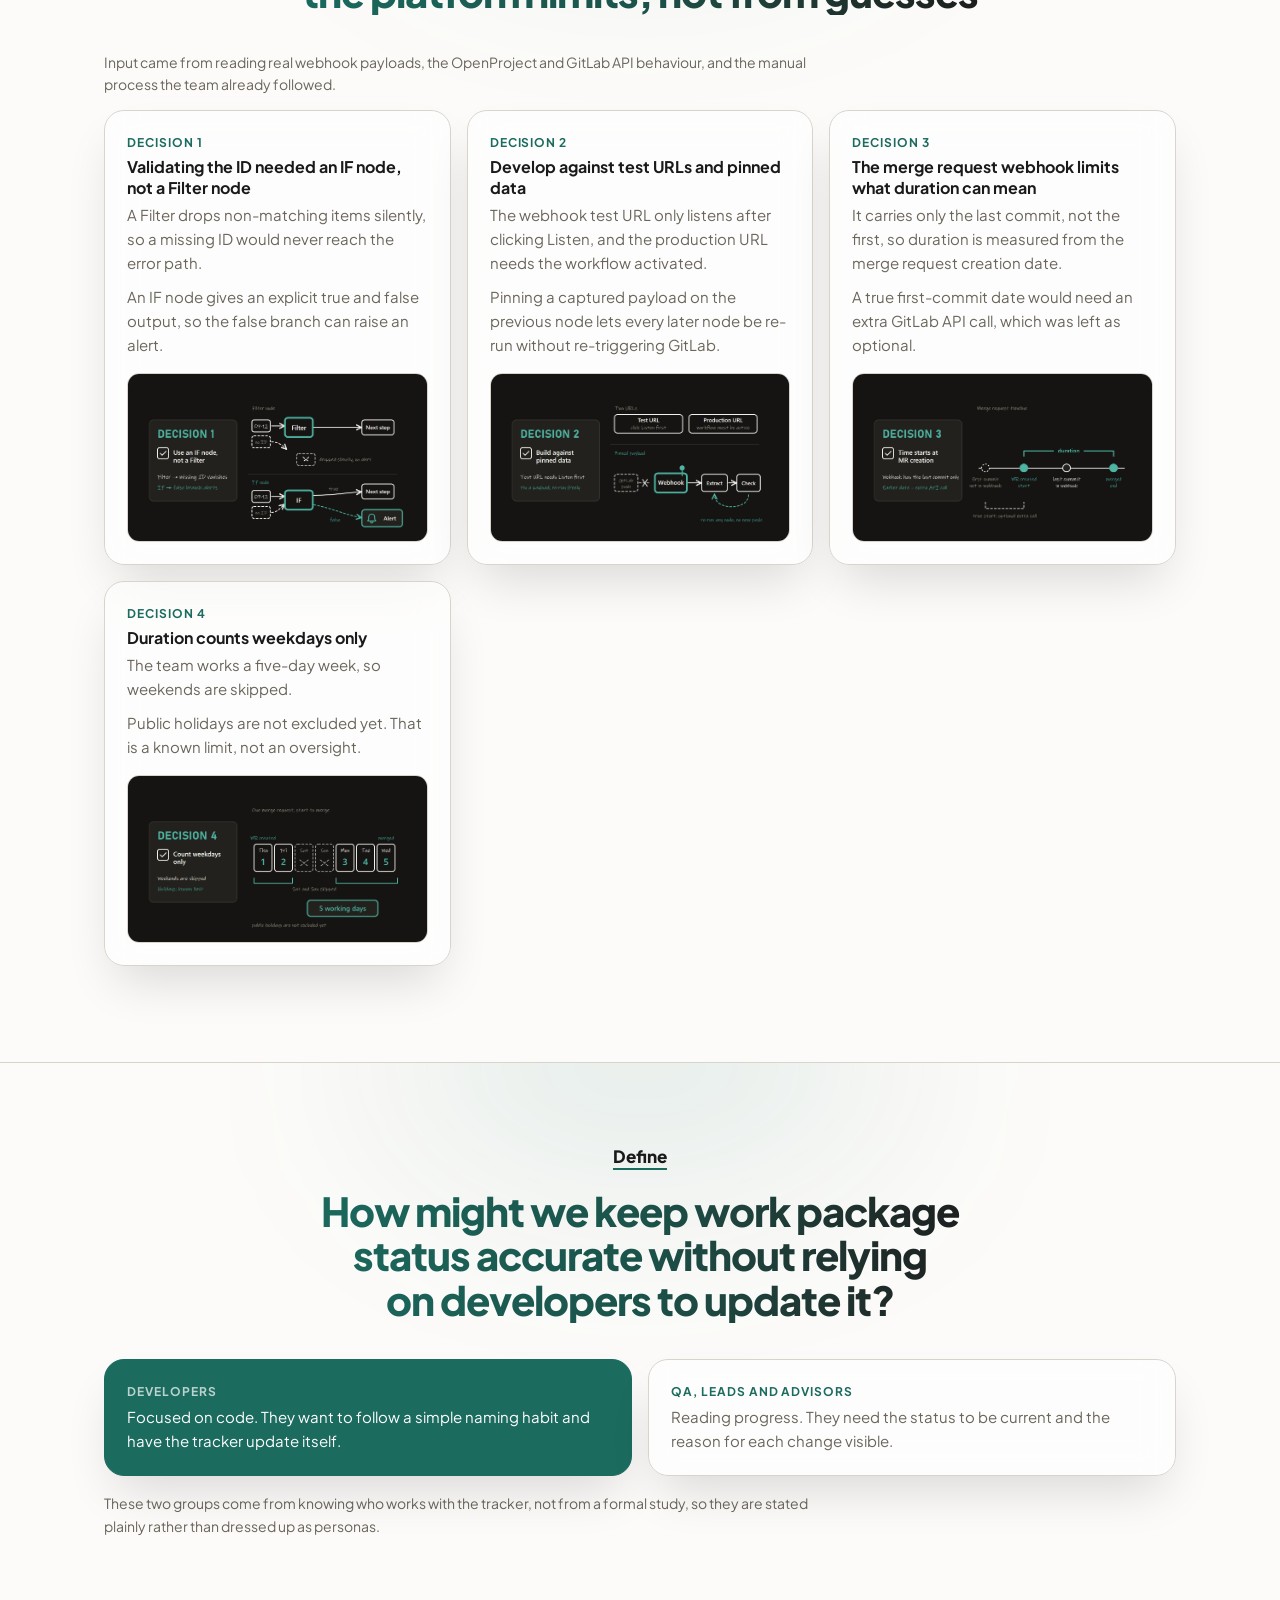
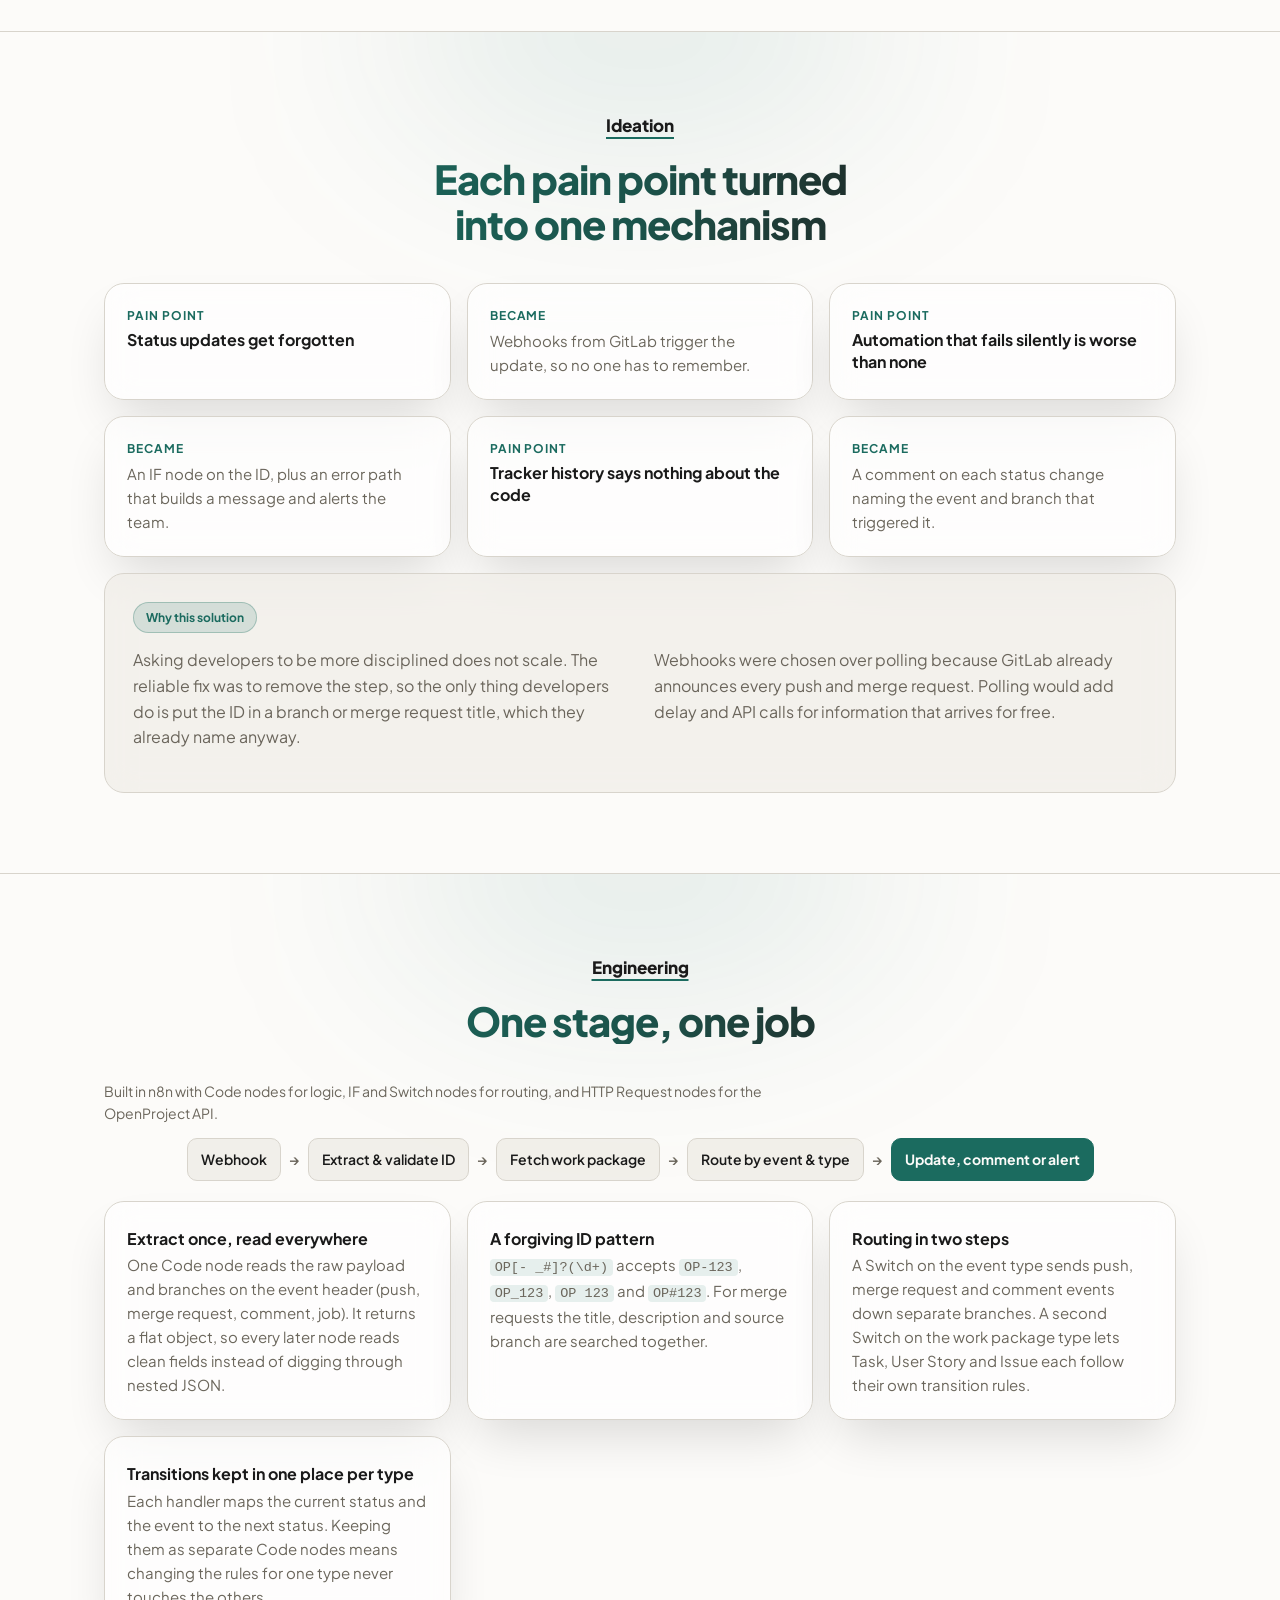
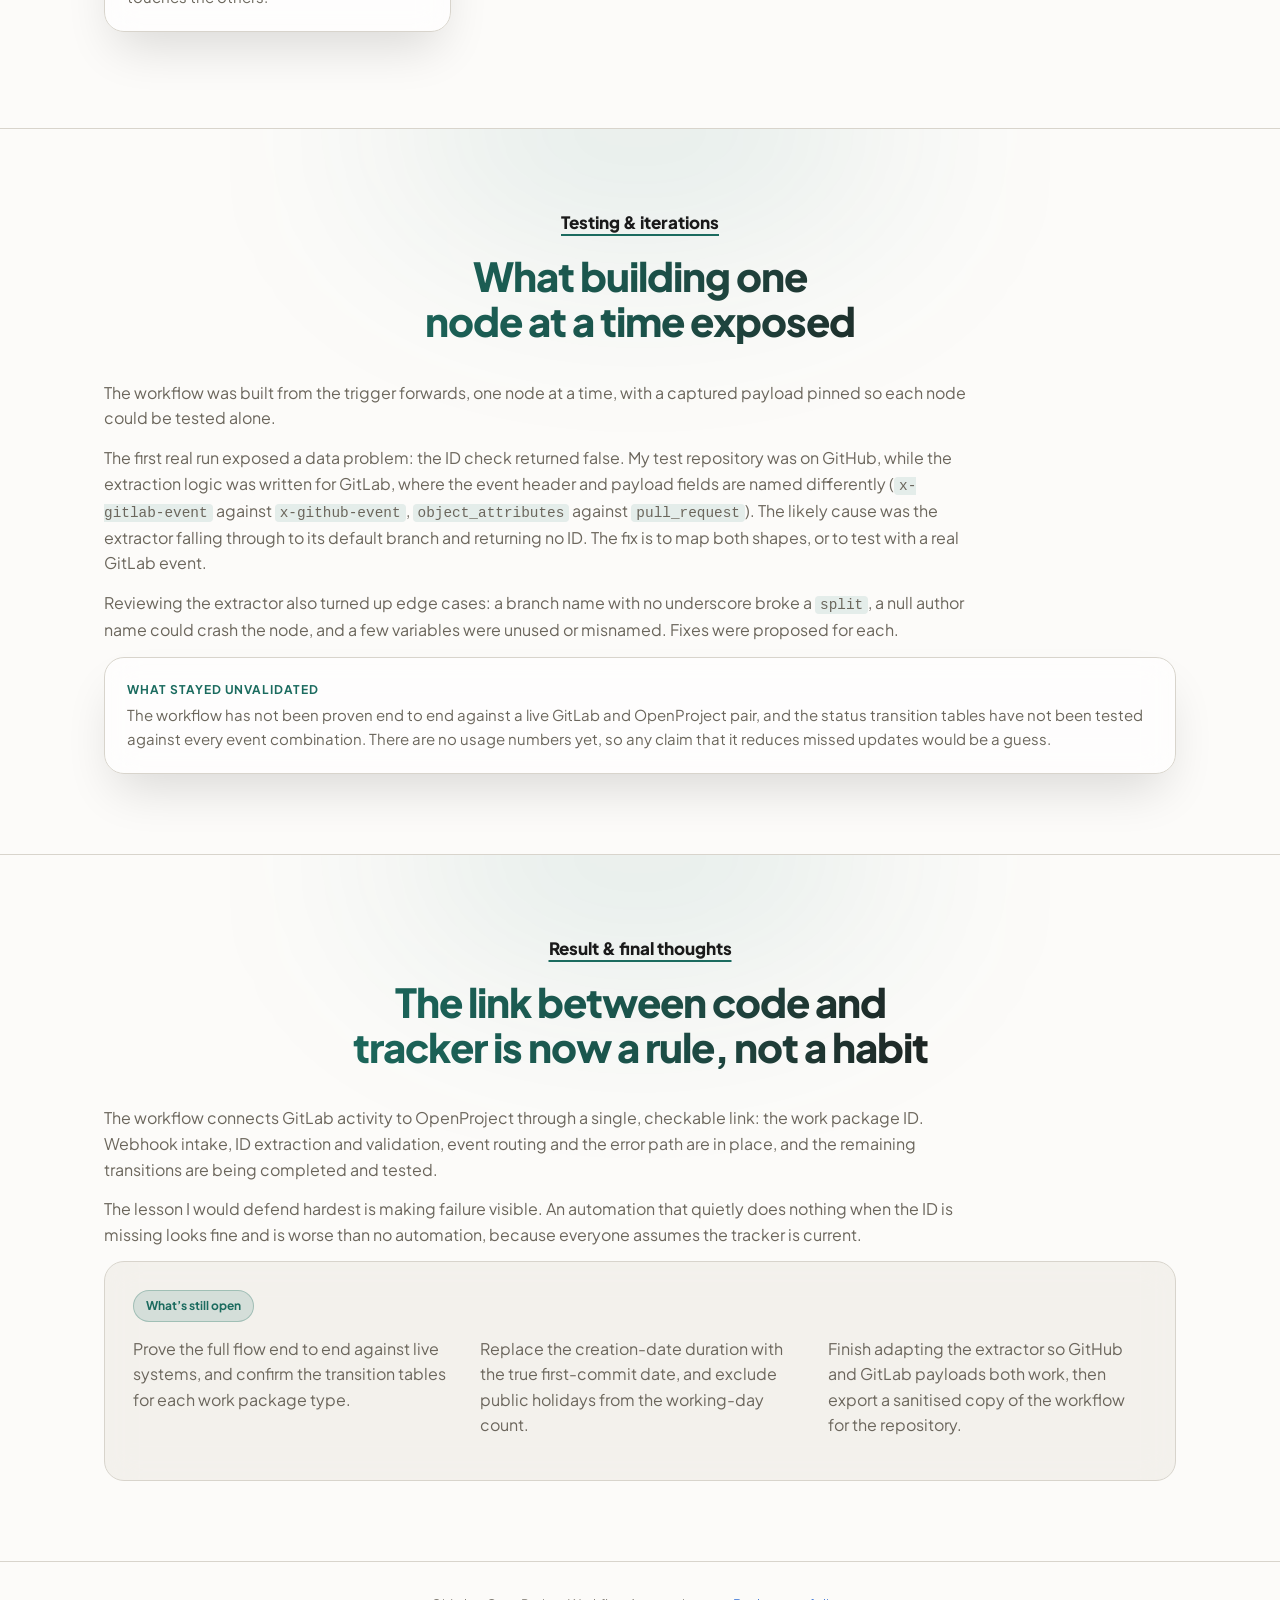
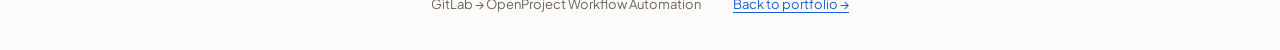
<file: n8n-openproject.html>
<!DOCTYPE html>
<html lang="en">
<head>
<meta charset="utf-8">
<meta name="viewport" content="width=device-width, initial-scale=1">
<title>GitLab to OpenProject Automation Case Study | Cindy Cetta Khairunnisa</title>
<meta name="description" content="Case study: GitLab to OpenProject Workflow Automation, an n8n workflow that keeps work package status in step with code activity.">
<link rel="preconnect" href="https://fonts.googleapis.com">
<link rel="preconnect" href="https://fonts.gstatic.com" crossorigin>
<link href="https://fonts.googleapis.com/css2?family=Plus+Jakarta+Sans:wght@400;500;600;700;800&display=swap" rel="stylesheet">
<link rel="stylesheet" href="style.css">
<link rel="stylesheet" href="case.css">
</head>
<body>

<header class="nav">
  <div class="wrap">
    <strong><a href="index.html" style="color:inherit;text-decoration:none">Cindy Cetta Khairunnisa</a></strong>
    <nav aria-label="Main">
      <ul>
        <li><a href="index.html#education">Education</a></li>
        <li><a href="index.html#projects">Projects</a></li>
        <li><a href="index.html#contact">Contact</a></li>
      </ul>
    </nav>
  </div>
</header>

<main>
  <div class="wrap cs-top">
    <a class="back" href="index.html#n8n-openproject">&larr; Back to portfolio</a>
    <p class="eyebrow">Case study</p>
    <h1 class="cs-h1">Keeping the tracker <em>truthful</em> without asking developers to remember.</h1>
    <p class="cs-lede">An n8n workflow that reads the work package ID from GitLab activity and updates OpenProject automatically, so task status follows the code instead of someone&rsquo;s memory.</p>
    <dl class="cs-meta"><div><dt>ROLE</dt><dd>Workflow Builder</dd></div><div><dt>YEAR</dt><dd>2026</dd></div><div><dt>STACK</dt><dd>n8n, GitLab webhooks, OpenProject API v3, JavaScript</dd></div></dl>
    <ul class="chips"><li><a class=primary href="https://github.com/cynd2/devflow-sync" target="_blank" rel="noopener">Repository</a></li></ul>
    <figure class="shot" style="margin-top:32px"><div class="frame"><img src="img/n8n-workflow.png" alt="The n8n workflow canvas: webhook, ID validation, work package lookup, event routing, status transitions and error handling" loading="lazy"></div><figcaption>The workflow canvas. Events enter on the left, are validated, routed by type, and end in a status update, a comment, or an error alert.</figcaption></figure>
  </div>

  <section class="cs problem wide-media"><div class="wrap">
    <div class="split">
      <div class="split-text">
    <h2>The problem</h2>
    <p class="cs-title">Developers finished the work. The tracker never found out.</p>
<p>Developers write code in GitLab and track work in OpenProject. After pushing a branch or merging, they have to open OpenProject and update the work package by hand. In practice this step is often missed, especially mid-task, so the status shown in the tracker drifts away from reality.</p><p>The tracker also captures nothing about what changed in the code. Anyone reviewing progress had to open GitLab separately to find out, which defeats the point of having a single place to look.</p>
      </div>
      <figure class="split-media"><video class="split-video" src="media/breakdown-status-mismatch.mp4" autoplay muted loop playsinline preload="metadata" aria-label="Animation: code moves forward in GitLab while the OpenProject status stays behind"></video></figure>
    </div>
  </div></section>
  <section class="cs"><div class="wrap">
    <h2>The solution</h2>
    <p class="cs-title">Four decisions that make the automation safe to trust</p>
<div class="cards"><div class="card "><span class="num">1</span><h4>The work package ID is the only link</h4><p>A branch name, merge request title or commit message carries the ID (for example <code>feature/OP-12345_short-description</code>). One forgiving pattern finds it, so the convention is easy to follow.</p></div><div class="card "><span class="num">2</span><h4>Stop loudly when something is wrong</h4><p>A missing ID or a project that has not opted in does not fail silently. The workflow routes to an error path that builds a readable message and alerts the team.</p></div><div class="card "><span class="num">3</span><h4>Only change what actually changes</h4><p>Before updating, the workflow checks whether the new status differs from the current one. No change means no update and no noise in the activity stream.</p></div><div class="card "><span class="num">4</span><h4>Every update explains itself</h4><p>Each status change is followed by a comment saying which event triggered it, so the history in OpenProject is readable without opening GitLab.</p></div></div>
  </div></section>
  <section class="cs"><div class="wrap">
    <h2>Background</h2>
    <p class="cs-title">A tracker that is sometimes wrong is a tracker nobody trusts</p>
<p>Two tools do different jobs. OpenProject holds the work packages (User Story, Task, Issue) and is meant to be the single source of truth for progress. GitLab is where the work happens: branches, commits and merge requests.</p><p>Because the link between them was a person remembering to update a status, the tracker was only as accurate as the least consistent developer. An automation layer was the missing piece, with n8n acting as the bridge between the two systems.</p><div class="cards"><div class="card "><p class="k">EVENT SOURCE</p><h4>GitLab webhooks</h4></div><div class="card "><p class="k">AUTOMATION ENGINE</p><h4>n8n</h4></div><div class="card "><p class="k">DESTINATION</p><h4>OpenProject API v3</h4></div><div class="card "><p class="k">AUDIENCES</p><h4>Developers, QA and project leads</h4></div></div>
  </div></section>
  <section class="cs"><div class="wrap">
    <h2>Research</h2>
    <p class="cs-title">Decisions came from the payloads and the platform limits, not from guesses</p>
<p class="small">Input came from reading real webhook payloads, the OpenProject and GitLab API behaviour, and the manual process the team already followed.</p><div class="cards wide"><div class="card "><p class="k">DECISION 1</p><h4>Validating the ID needed an IF node, not a Filter node</h4><p>A Filter drops non-matching items silently, so a missing ID would never reach the error path.</p><p>An IF node gives an explicit true and false output, so the false branch can raise an alert.</p><img class="card-illus" src="img/if-vs-filter.jpg" alt="Illustration: a Filter node silently drops an item with no ID, while an IF node sends it down the false branch to an alert" loading="lazy"></div><div class="card "><p class="k">DECISION 2</p><h4>Develop against test URLs and pinned data</h4><p>The webhook test URL only listens after clicking Listen, and the production URL needs the workflow activated.</p><p>Pinning a captured payload on the previous node lets every later node be re-run without re-triggering GitLab.</p><img class="card-illus" src="img/pinned-data.jpg" alt="Illustration: a pinned webhook payload lets Extract and Check be re-run without a new GitLab push" loading="lazy"></div><div class="card "><p class="k">DECISION 3</p><h4>The merge request webhook limits what duration can mean</h4><p>It carries only the last commit, not the first, so duration is measured from the merge request creation date.</p><p>A true first-commit date would need an extra GitLab API call, which was left as optional.</p><img class="card-illus" src="img/mr-timeline.jpg" alt="Illustration: duration runs from merge request creation to merge, because the webhook carries only the last commit" loading="lazy"></div><div class="card "><p class="k">DECISION 4</p><h4>Duration counts weekdays only</h4><p>The team works a five-day week, so weekends are skipped.</p><p>Public holidays are not excluded yet. That is a known limit, not an oversight.</p><img class="card-illus" src="img/weekdays-only.jpg" alt="Illustration: Saturday and Sunday are skipped, giving five working days; public holidays are not excluded yet" loading="lazy"></div></div>
  </div></section>
  <section class="cs"><div class="wrap">
    <h2>Define</h2>
    <p class="cs-title">How might we keep work package status accurate without relying on developers to update it?</p>
<div class="cards"><div class="card " style="background:var(--accent);border-color:var(--accent)"><p class="k" style="color:rgba(255,255,255,.7)">DEVELOPERS</p><p style="color:#fff">Focused on code. They want to follow a simple naming habit and have the tracker update itself.</p></div><div class="card "><p class="k">QA, LEADS AND ADVISORS</p><p>Reading progress. They need the status to be current and the reason for each change visible.</p></div></div><p class="small">These two groups come from knowing who works with the tracker, not from a formal study, so they are stated plainly rather than dressed up as personas.</p>
  </div></section>
  <section class="cs"><div class="wrap">
    <h2>Ideation</h2>
    <p class="cs-title">Each pain point turned into one mechanism</p>
<div class="cards wide"><div class="card "><p class="k">PAIN POINT</p><h4>Status updates get forgotten</h4></div><div class="card "><p class="k">BECAME</p><p>Webhooks from GitLab trigger the update, so no one has to remember.</p></div><div class="card "><p class="k">PAIN POINT</p><h4>Automation that fails silently is worse than none</h4></div><div class="card "><p class="k">BECAME</p><p>An IF node on the ID, plus an error path that builds a message and alerts the team.</p></div><div class="card "><p class="k">PAIN POINT</p><h4>Tracker history says nothing about the code</h4></div><div class="card "><p class="k">BECAME</p><p>A comment on each status change naming the event and branch that triggered it.</p></div></div><div class="panel"><span class="tag">Why this solution</span><div class="cols"><p>Asking developers to be more disciplined does not scale. The reliable fix was to remove the step, so the only thing developers do is put the ID in a branch or merge request title, which they already name anyway.</p><p>Webhooks were chosen over polling because GitLab already announces every push and merge request. Polling would add delay and API calls for information that arrives for free.</p></div></div>
  </div></section>
  <section class="cs"><div class="wrap">
    <h2>Engineering</h2>
    <p class="cs-title">One stage, one job</p>
<p class="small">Built in n8n with Code nodes for logic, IF and Switch nodes for routing, and HTTP Request nodes for the OpenProject API.</p><ul class="flow"><li>Webhook</li><li class="ar">&rarr;</li><li>Extract &amp; validate ID</li><li class="ar">&rarr;</li><li>Fetch work package</li><li class="ar">&rarr;</li><li>Route by event &amp; type</li><li class="ar">&rarr;</li><li class=a>Update, comment or alert</li></ul><div class="cards wide"><div class="card "><p class="k"></p><h4>Extract once, read everywhere</h4><p>One Code node reads the raw payload and branches on the event header (push, merge request, comment, job). It returns a flat object, so every later node reads clean fields instead of digging through nested JSON.</p></div><div class="card "><p class="k"></p><h4>A forgiving ID pattern</h4><p><code>OP[- _#]?(\d+)</code> accepts <code>OP-123</code>, <code>OP_123</code>, <code>OP 123</code> and <code>OP#123</code>. For merge requests the title, description and source branch are searched together.</p></div><div class="card "><p class="k"></p><h4>Routing in two steps</h4><p>A Switch on the event type sends push, merge request and comment events down separate branches. A second Switch on the work package type lets Task, User Story and Issue each follow their own transition rules.</p></div><div class="card "><p class="k"></p><h4>Transitions kept in one place per type</h4><p>Each handler maps the current status and the event to the next status. Keeping them as separate Code nodes means changing the rules for one type never touches the others.</p></div></div>
  </div></section>
  <section class="cs"><div class="wrap">
    <h2>Testing &amp; iterations</h2>
    <p class="cs-title">What building one node at a time exposed</p>
<p>The workflow was built from the trigger forwards, one node at a time, with a captured payload pinned so each node could be tested alone.</p><p>The first real run exposed a data problem: the ID check returned false. My test repository was on GitHub, while the extraction logic was written for GitLab, where the event header and payload fields are named differently (<code>x-gitlab-event</code> against <code>x-github-event</code>, <code>object_attributes</code> against <code>pull_request</code>). The likely cause was the extractor falling through to its default branch and returning no ID. The fix is to map both shapes, or to test with a real GitLab event.</p><p>Reviewing the extractor also turned up edge cases: a branch name with no underscore broke a <code>split</code>, a null author name could crash the node, and a few variables were unused or misnamed. Fixes were proposed for each.</p><div class="card "><p class="k">WHAT STAYED UNVALIDATED</p><p>The workflow has not been proven end to end against a live GitLab and OpenProject pair, and the status transition tables have not been tested against every event combination. There are no usage numbers yet, so any claim that it reduces missed updates would be a guess.</p></div>
  </div></section>
  <section class="cs"><div class="wrap">
    <h2>Result &amp; final thoughts</h2>
    <p class="cs-title">The link between code and tracker is now a rule, not a habit</p>
<p>The workflow connects GitLab activity to OpenProject through a single, checkable link: the work package ID. Webhook intake, ID extraction and validation, event routing and the error path are in place, and the remaining transitions are being completed and tested.</p><p>The lesson I would defend hardest is making failure visible. An automation that quietly does nothing when the ID is missing looks fine and is worse than no automation, because everyone assumes the tracker is current.</p><div class="panel"><span class="tag">What&rsquo;s still open</span><div class="cols"><p>Prove the full flow end to end against live systems, and confirm the transition tables for each work package type.</p><p>Replace the creation-date duration with the true first-commit date, and exclude public holidays from the working-day count.</p><p>Finish adapting the extractor so GitHub and GitLab payloads both work, then export a sanitised copy of the workflow for the repository.</p></div></div>
  </div></section>
</main>

<footer>
  <div class="wrap">
    <span>GitLab &rarr; OpenProject Workflow Automation</span>
    <a href="index.html#meeting-room">Back to portfolio &rarr;</a>
  </div>
</footer>

</body>
</html>
</file>
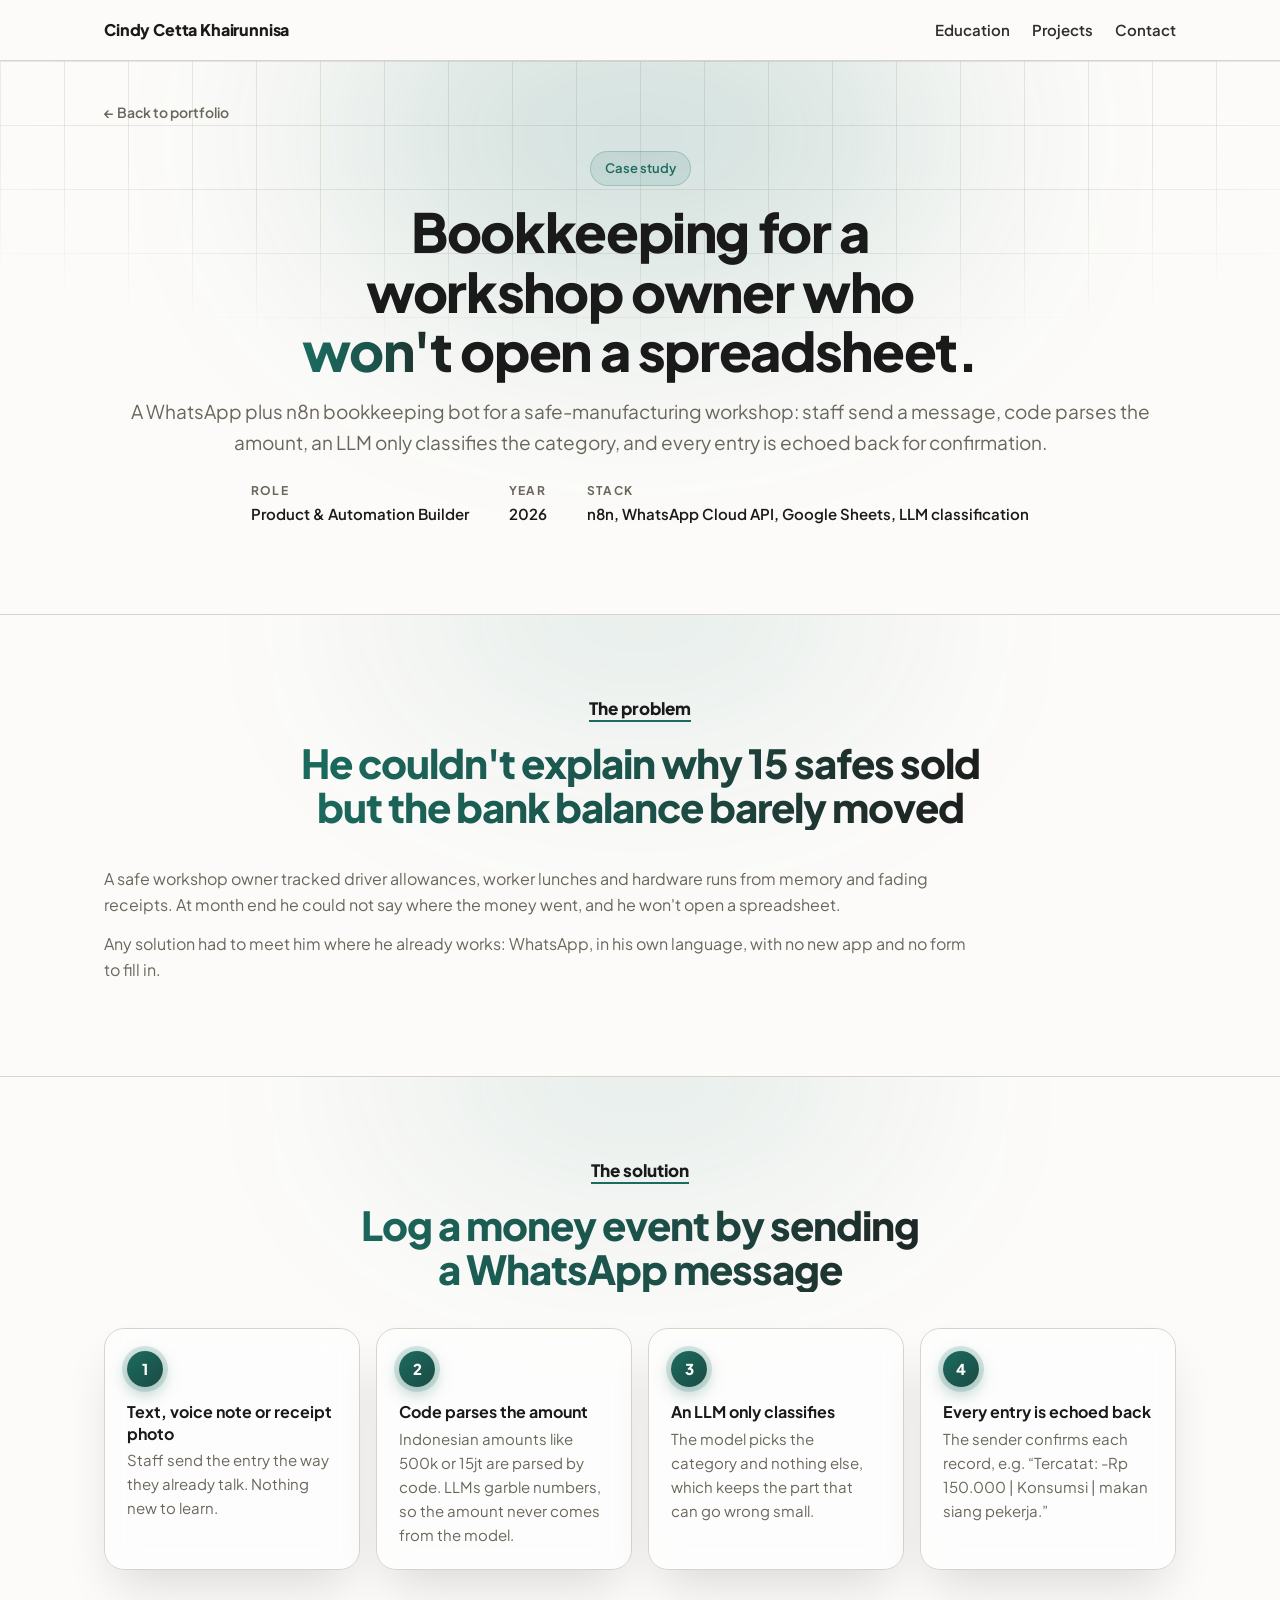
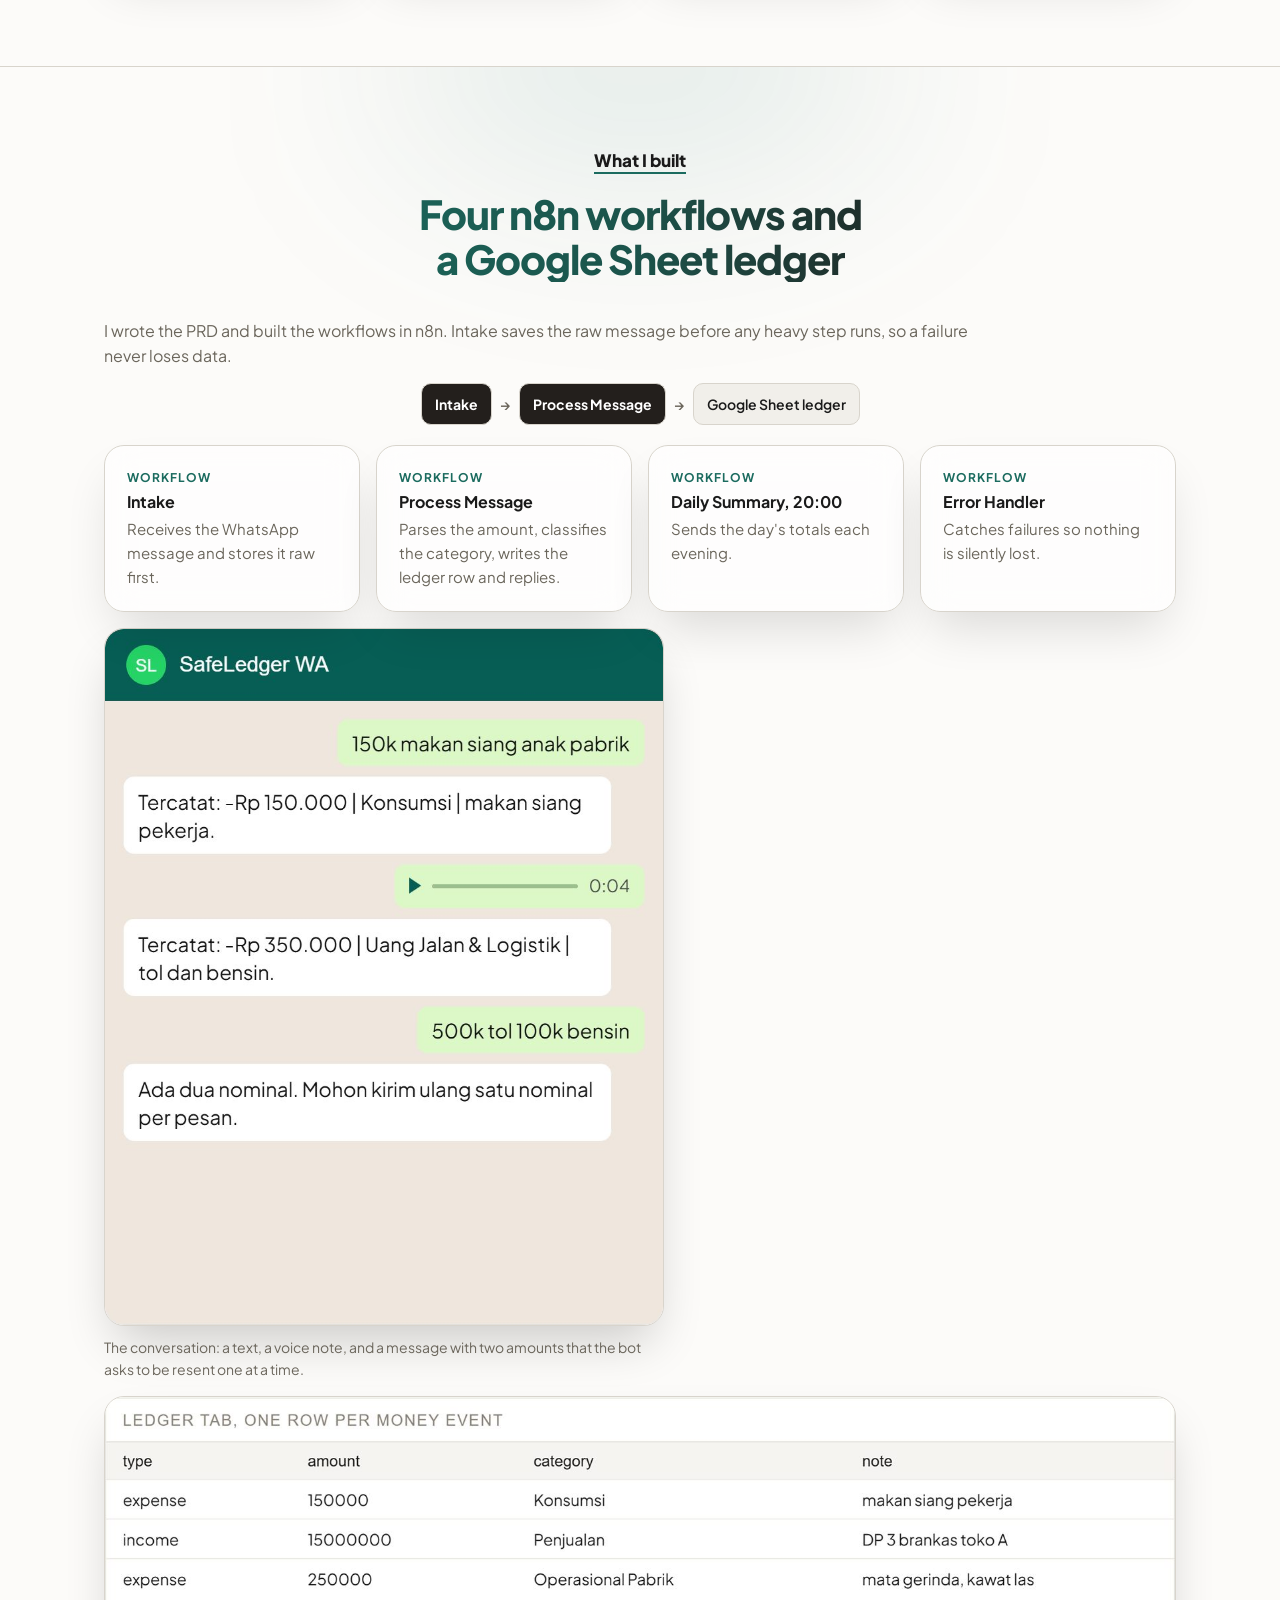
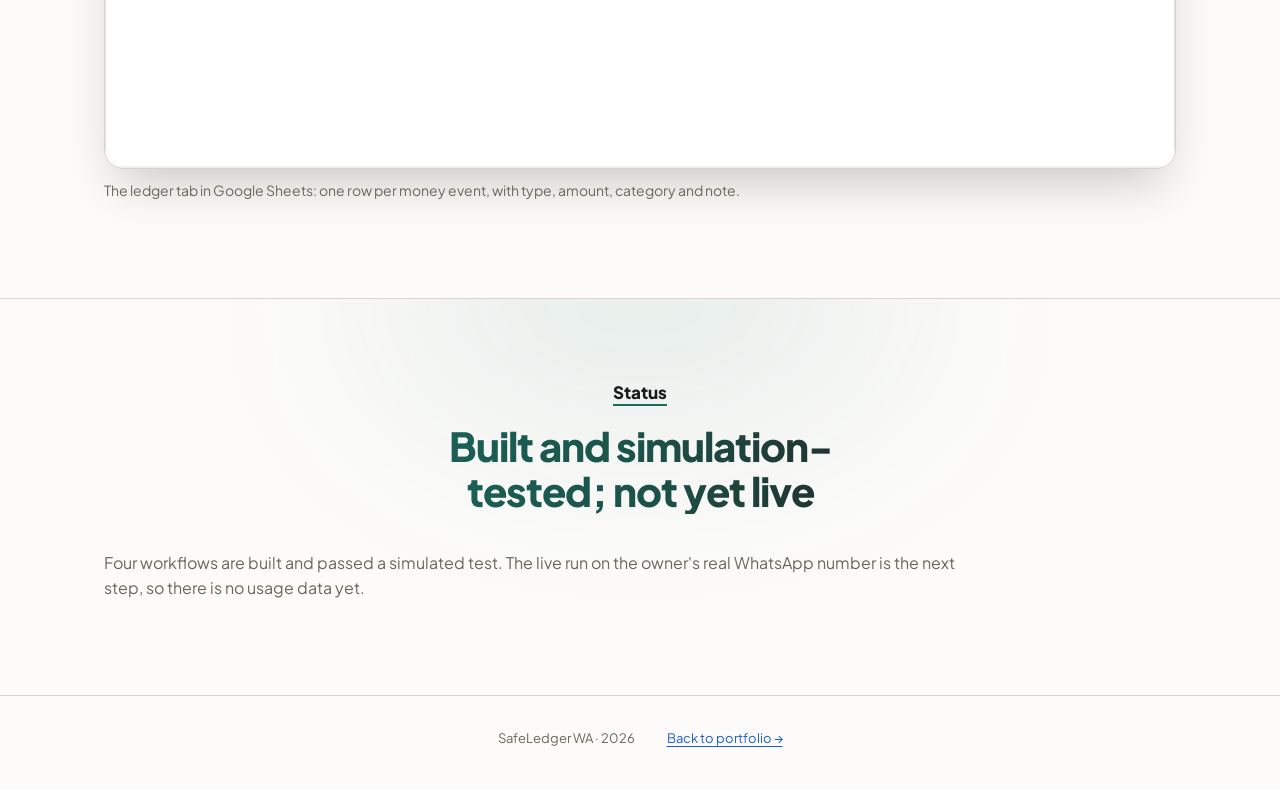
<file: safeledger.html>
<!DOCTYPE html>
<html lang="en">
<head>
<meta charset="utf-8">
<meta name="viewport" content="width=device-width, initial-scale=1">
<title>SafeLedger WA Case Study | Cindy Cetta Khairunnisa</title>
<meta name="description" content="Case study: SafeLedger WA.">
<link rel="preconnect" href="https://fonts.googleapis.com">
<link rel="preconnect" href="https://fonts.gstatic.com" crossorigin>
<link href="https://fonts.googleapis.com/css2?family=Plus+Jakarta+Sans:wght@400;500;600;700;800&display=swap" rel="stylesheet">
<link rel="stylesheet" href="style.css">
<link rel="stylesheet" href="case.css">
</head>
<body>

<header class="nav">
  <div class="wrap">
    <strong><a href="index.html" style="color:inherit;text-decoration:none">Cindy Cetta Khairunnisa</a></strong>
    <nav aria-label="Main">
      <ul>
        <li><a href="index.html#education">Education</a></li>
        <li><a href="index.html#projects">Projects</a></li>
        <li><a href="index.html#contact">Contact</a></li>
      </ul>
    </nav>
  </div>
</header>

<main>
  <div class="wrap cs-top">
    <a class="back" href="index.html#safeledger">&larr; Back to portfolio</a>
    <p class="eyebrow">Case study</p>
    <h1 class="cs-h1">Bookkeeping for a workshop owner who <em>won't</em> open a spreadsheet.</h1>
    <p class="cs-lede">A WhatsApp plus n8n bookkeeping bot for a safe-manufacturing workshop: staff send a message, code parses the amount, an LLM only classifies the category, and every entry is echoed back for confirmation.</p>
    <dl class="cs-meta"><div><dt>ROLE</dt><dd>Product &amp; Automation Builder</dd></div><div><dt>YEAR</dt><dd>2026</dd></div><div><dt>STACK</dt><dd>n8n, WhatsApp Cloud API, Google Sheets, LLM classification</dd></div></dl>
    

  </div>

  <section class="cs"><div class="wrap">
    <h2>The problem</h2>
    <p class="cs-title">He couldn't explain why 15 safes sold but the bank balance barely moved</p>
<p>A safe workshop owner tracked driver allowances, worker lunches and hardware runs from memory and fading receipts. At month end he could not say where the money went, and he won't open a spreadsheet.</p><p>Any solution had to meet him where he already works: WhatsApp, in his own language, with no new app and no form to fill in.</p>
  </div></section>
  <section class="cs"><div class="wrap">
    <h2>The solution</h2>
    <p class="cs-title">Log a money event by sending a WhatsApp message</p>
    <div class="cards">
      <div class="card "><span class="num">1</span><h4>Text, voice note or receipt photo</h4><p>Staff send the entry the way they already talk. Nothing new to learn.</p></div>
      <div class="card "><span class="num">2</span><h4>Code parses the amount</h4><p>Indonesian amounts like 500k or 15jt are parsed by code. LLMs garble numbers, so the amount never comes from the model.</p></div>
      <div class="card "><span class="num">3</span><h4>An LLM only classifies</h4><p>The model picks the category and nothing else, which keeps the part that can go wrong small.</p></div>
      <div class="card "><span class="num">4</span><h4>Every entry is echoed back</h4><p>The sender confirms each record, e.g. &ldquo;Tercatat: -Rp 150.000 | Konsumsi | makan siang pekerja.&rdquo;</p></div>
    </div>
  </div></section>
  <section class="cs"><div class="wrap">
    <h2>What I built</h2>
    <p class="cs-title">Four n8n workflows and a Google Sheet ledger</p>
<p>I wrote the PRD and built the workflows in n8n. Intake saves the raw message before any heavy step runs, so a failure never loses data.</p>    <ul class="flow"><li class=d>Intake</li><li class="ar">&rarr;</li><li class=d>Process Message</li><li class="ar">&rarr;</li><li>Google Sheet ledger</li></ul>    <div class="cards">
      <div class="card "><p class="k">WORKFLOW</p><h4>Intake</h4><p>Receives the WhatsApp message and stores it raw first.</p></div>
      <div class="card "><p class="k">WORKFLOW</p><h4>Process Message</h4><p>Parses the amount, classifies the category, writes the ledger row and replies.</p></div>
      <div class="card "><p class="k">WORKFLOW</p><h4>Daily Summary, 20:00</h4><p>Sends the day's totals each evening.</p></div>
      <div class="card "><p class="k">WORKFLOW</p><h4>Error Handler</h4><p>Catches failures so nothing is silently lost.</p></div>
    </div>    <figure class="shot narrow"><div class="frame"><img src="img/safeledger-chat.jpg" alt="WhatsApp conversation with the SafeLedger bot" loading="lazy"></div><figcaption>The conversation: a text, a voice note, and a message with two amounts that the bot asks to be resent one at a time.</figcaption></figure>    <figure class="shot"><div class="frame"><img src="img/safeledger-ledger.jpg" alt="Ledger tab, one row per money event" loading="lazy"></div><figcaption>The ledger tab in Google Sheets: one row per money event, with type, amount, category and note.</figcaption></figure>
  </div></section>
  <section class="cs"><div class="wrap">
    <h2>Status</h2>
    <p class="cs-title">Built and simulation-tested; not yet live</p>
<p>Four workflows are built and passed a simulated test. The live run on the owner's real WhatsApp number is the next step, so there is no usage data yet.</p>
  </div></section>
</main>

<footer>
  <div class="wrap">
    <span>SafeLedger WA &middot; 2026</span>
    <a href="index.html#safeledger">Back to portfolio &rarr;</a>
  </div>
</footer>

</body>
</html>
</file>
<file: style.css>
:root {
  --bg: #fcfbf9;
  --ink: #1a1a1a;
  --ink-2: #2e2e2e;
  --muted: #6b665c;
  --line: #d8d4cc;
  --card: #ffffff;
  --soft: #efede7;
  --accent: #1b6b5f;
  --link: #1a5fd1;
}
@media (prefers-color-scheme: dark) {
  :root {
    --bg: #151412;
    --ink: #f3f1ec;
    --ink-2: #d9d6cf;
    --muted: #a39e92;
    --line: #35322d;
    --card: #1f1d1a;
    --soft: #23211e;
    --accent: #4fb5a3;
    --link: #7fb0ff;
  }
}
* { box-sizing: border-box; }
html { scroll-behavior: smooth; }
body {
  margin: 0;
  background: var(--bg);
  color: var(--ink);
  font-family: "Plus Jakarta Sans", system-ui, -apple-system, "Segoe UI", sans-serif;
  line-height: 1.6;
  -webkit-font-smoothing: antialiased;
}
a { color: var(--link); text-underline-offset: 3px; }
img { max-width: 100%; display: block; }
.wrap { max-width: 1120px; margin: 0 auto; padding: 0 24px; }

/* header */
.nav {
  position: sticky; top: 0; z-index: 10;
  background: color-mix(in srgb, var(--bg) 88%, transparent);
  backdrop-filter: blur(10px);
  border-bottom: 1px solid var(--line);
}
.nav .wrap { display: flex; align-items: center; justify-content: space-between; height: 60px; }
.nav strong { font-weight: 800; letter-spacing: -.01em; }
.nav ul { list-style: none; display: flex; gap: 22px; margin: 0; padding: 0; font-size: 15px; font-weight: 600; }
.nav a { color: var(--ink-2); text-decoration: none; }
.nav a:hover { color: var(--accent); }

/* hero */
.hero { padding: 72px 0 56px; }
.hero .wrap { display: grid; grid-template-columns: 340px 1fr; gap: 56px; align-items: center; }
.hero img { width: 100%; height: auto; aspect-ratio: 3 / 4; object-fit: cover; object-position: 50% 38%; border-radius: 16px; background: #1f3b2e; }
.eyebrow { margin: 0 0 14px; font-size: 14px; font-weight: 700; letter-spacing: .12em; color: var(--muted); text-transform: uppercase; }
h1 { margin: 0 0 14px; font-size: clamp(38px, 6vw, 64px); line-height: 1.04; letter-spacing: -.025em; font-weight: 800; }
.tagline { margin: 0 0 26px; font-size: 19px; font-weight: 600; color: var(--accent); }
.hero p.lead { margin: 0 0 28px; font-size: 18px; color: var(--ink-2); max-width: 62ch; }
.chips { display: flex; flex-wrap: wrap; gap: 10px; margin: 0; padding: 0; list-style: none; }
.chips a {
  display: inline-block; padding: 10px 18px; border-radius: 999px; font-size: 15px; font-weight: 700;
  border: 1px solid var(--line); background: var(--card); color: var(--ink); text-decoration: none;
}
.chips a.primary { background: var(--ink); color: var(--bg); border-color: var(--ink); }
.chips a:hover { border-color: var(--accent); }

/* sections */
section { padding: 64px 0; border-top: 1px solid var(--line); }
h2 { margin: 0 0 8px; font-size: 14px; font-weight: 700; letter-spacing: .12em; color: var(--muted); text-transform: uppercase; }
.section-title { margin: 0 0 36px; font-size: clamp(26px, 3.4vw, 36px); letter-spacing: -.02em; font-weight: 800; }

/* education */
.edu-card { display: grid; grid-template-columns: 110px 1fr; gap: 32px; align-items: start; padding: 28px; border: 1px solid var(--line); border-radius: 16px; background: var(--card); }
.edu-logo { width: 110px; height: 110px; object-fit: contain; }
.edu-body h3 { margin: 0 0 4px; font-size: 20px; line-height: 1.25; letter-spacing: -.01em; }
.edu-sub { margin: 0 0 20px; font-size: 15px; color: var(--muted); }
.edu-meta { display: flex; flex-wrap: wrap; gap: 14px 40px; margin: 0 0 22px; }
.edu-meta dt { margin: 0 0 2px; font-size: 12px; font-weight: 700; letter-spacing: .1em; color: var(--muted); }
.edu-meta dd { margin: 0; font-size: 15px; font-weight: 600; }
.edu-label { margin: 0; font-size: 12px; font-weight: 700; letter-spacing: .1em; color: var(--muted); }
.edu-courses { margin: 8px 0 0; font-size: 14.5px; line-height: 1.65; color: var(--ink-2); }
.exp-list { display: grid; gap: 20px; }
.exp-item { padding: 28px; border: 1px solid var(--line); border-radius: 16px; background: var(--card); }
.exp-head { display: flex; flex-wrap: wrap; justify-content: space-between; align-items: baseline; gap: 4px 24px; }
.exp-head h3 { margin: 0; font-size: 20px; line-height: 1.25; letter-spacing: -.01em; }
.exp-date { margin: 0; font-size: 14px; font-weight: 600; color: var(--muted); }
.exp-co { margin: 4px 0 14px; font-size: 15px; color: var(--accent); font-weight: 600; }
.exp-item ul { margin: 0; padding-left: 20px; font-size: 15px; line-height: 1.65; color: var(--ink-2); }
.exp-item li + li { margin-top: 6px; }
@media (max-width: 640px) { .exp-item { padding: 24px; } }
@media (max-width: 640px) { .edu-card { grid-template-columns: 1fr; gap: 20px; padding: 24px; } .edu-logo { width: 80px; height: 80px; } }

/* projects (inline showcases) */
.project { padding: 44px 0; border-top: 1px solid var(--line); overflow-x: clip; }
.project:first-of-type { border-top: 0; padding-top: 0; }
.project-head { display: grid; grid-template-columns: 250px 1fr; gap: 40px; }
.project h3 { margin: 0 0 20px; font-size: 28px; line-height: 1.15; letter-spacing: -.01em; }
.meta dt { margin: 0 0 4px; font-size: 13px; font-weight: 700; letter-spacing: .1em; color: var(--muted); }
.meta dd { margin: 0 0 20px; font-size: 17px; color: var(--ink-2); }
.concept { display: grid; grid-template-columns: repeat(3, 1fr); gap: 28px; }
.concept p { margin: 0; font-size: 16px; color: var(--ink-2); }
.tags { display: flex; flex-wrap: wrap; gap: 8px; margin: 24px 0 0; padding: 0; list-style: none; }
.tags li { padding: 5px 12px; border-radius: 999px; background: var(--soft); font-size: 13px; font-weight: 600; color: var(--ink-2); }
.links { display: flex; flex-wrap: wrap; gap: 10px 22px; margin: 22px 0 0; padding: 0; list-style: none; font-size: 15px; font-weight: 600; }

/* layered showcase: positions are % of the original 1920x1080 slide */
.stage { position: relative; container-type: inline-size; margin-top: 36px; margin-bottom: 70px; overflow: hidden; }
#meeting-room .stage { margin-bottom: 0; }
.stage .p { position: absolute; overflow: hidden; }
.stage .p img { display: block; width: 100%; height: 100%; max-width: none; }
.stage .frame { background: #fff; }
.stage .card { background: #fff; border: 1px solid #e4e1da; border-radius: 6px; }
.stage .panel { background: #efede7; border: 1px solid #dcd8ce; border-radius: 12px; }
.stage .detail { border-radius: 14px; z-index: 3; }
.stage .laptop { z-index: 2; }
.stage .badge { display: flex; align-items: center; justify-content: center; background: #1a1a1a; color: #fff; font-weight: 600; white-space: nowrap; overflow: visible; box-shadow: 0 6px 12px rgba(0,0,0,.18); }
.stage .b1 { z-index: 4; border-radius: 10px 10px 3px 10px; }
.stage .b2 { z-index: 3; border-radius: 3px 15px 15px 15px; }
.stage .cap { display: flex; align-items: center; justify-content: center; font-weight: 700; color: #1a1a1a; }
.stage .wf { background: #fff; border: 1px solid #e4e1da; border-radius: 12px; padding: 1.4cqw 1.4cqw; }
.stage .wf .lbl { margin: 0 0 .7cqw; font-weight: 700; letter-spacing: .08em; color: #8a8377; line-height: 1.2; }
.stage .wf .row { display: flex; align-items: center; gap: .55cqw; flex-wrap: nowrap; }
.stage .wf .row.r2 { margin-top: .6cqw; }
.stage .chip { display: inline-block; padding: .5cqw .9cqw; border-radius: 8px; background: #edeae3; color: #1a1a1a; font-weight: 600; white-space: nowrap; }
.stage .chip.dk { background: #1a1a1a; color: #fff; font-weight: 700; }
.stage .arr { color: #b9b2a5; }

@media (max-width: 860px) {
  .project-head { grid-template-columns: 1fr; gap: 20px; }
  .concept { grid-template-columns: 1fr; gap: 16px; }
}

footer { padding: 40px 0 56px; border-top: 1px solid var(--line); color: var(--muted); font-size: 15px; }
footer .wrap { display: flex; flex-wrap: wrap; gap: 8px 32px; justify-content: space-between; }

/* contact */
.contact p { margin: 0 0 24px; font-size: 20px; max-width: 46ch; color: var(--ink-2); }

@media (max-width: 860px) {
  .hero .wrap { grid-template-columns: 1fr; gap: 32px; }
  .hero img { max-width: 320px; }
  .project-head { grid-template-columns: 1fr; gap: 20px; }
  .concept { grid-template-columns: 1fr; gap: 16px; }
  .nav ul { gap: 14px; font-size: 14px; }
}
@media (max-width: 560px) {
  .wrap { padding: 0 16px; }
  .nav ul li:nth-child(n+4) { display: none; }
}

/* projects: bento grid */
.bento { display: grid; grid-template-columns: 1fr 1fr; gap: 24px; }
.pcard { display: flex; flex-direction: column; border: 1px solid var(--line); border-radius: 16px; background: var(--soft); overflow: hidden; }
.pcard-img { display: block; width: 100%; aspect-ratio: 16/9; object-fit: cover; object-position: top; border-bottom: 1px solid var(--line); background: var(--card); }
.pcard-body { display: flex; flex-direction: column; flex: 1; padding: 28px; }
.pcard h3 { margin: 0 0 10px; font-size: 22px; line-height: 1.2; letter-spacing: -.01em; }
.pcard-sum { margin: 0 0 18px; font-size: 15.5px; line-height: 1.6; color: var(--ink-2); }
.ptags { display: flex; flex-wrap: wrap; gap: 8px; margin: 0 0 22px; padding: 0; list-style: none; }
.ptags li { padding: 4px 12px; border-radius: 999px; font-size: 13px; font-weight: 600; background: var(--line); color: var(--ink-2); }
.pcard-k { margin: 0 0 8px; font-size: 12px; font-weight: 700; letter-spacing: .1em; text-transform: uppercase; color: var(--muted); }
.pres { margin: 0 0 18px; padding-left: 20px; font-size: 14.5px; line-height: 1.6; color: var(--ink-2); }
.pres li + li { margin-top: 5px; }
.pbtns { display: flex; flex-direction: column; gap: 6px; margin-top: auto; padding-top: 4px; }
.btn { display: flex; align-items: center; justify-content: center; gap: 6px; padding: 6px 12px; border: 1px solid var(--line); border-radius: 8px; font-size: 13px; font-weight: 700; color: var(--ink); text-decoration: none; background: transparent; }
.btn:hover { border-color: var(--accent); color: var(--accent); }
.pcard.feat { grid-column: 1 / -1; flex-direction: row; }
.pcard.feat .pcard-img { width: 46%; height: auto; aspect-ratio: auto; object-fit: cover; object-position: left top; border-bottom: 0; border-right: 1px solid var(--line); }
.pcard.feat .ptags li { background: #1a5fd1; color: #fff; }
@media (max-width: 860px) {
  .bento { grid-template-columns: 1fr; }
  .pcard.feat { flex-direction: column; }
  .pcard.feat .pcard-img { width: 100%; aspect-ratio: 16/9; border-right: 0; border-bottom: 1px solid var(--line); }
}

/* hero v2 (21st.dev-style, plain CSS port) */
.hero2 { position: relative; overflow: hidden; padding: 96px 0 80px; }
.hero2-bg { position: absolute; inset: 0; z-index: 0; pointer-events: none;
  background-image: linear-gradient(to right, color-mix(in srgb, var(--line) 55%, transparent) 1px, transparent 1px), linear-gradient(to bottom, color-mix(in srgb, var(--line) 55%, transparent) 1px, transparent 1px);
  background-size: 4rem 4rem;
  -webkit-mask-image: radial-gradient(ellipse 70% 55% at 50% 0%, #000 65%, transparent 100%); mask-image: radial-gradient(ellipse 70% 55% at 50% 0%, #000 65%, transparent 100%); }
.hero2-bg::after { content: ""; position: absolute; top: -96px; left: 50%; width: 620px; height: 340px; transform: translateX(-50%); border-radius: 50%; background: color-mix(in srgb, var(--accent) 18%, transparent); filter: blur(110px); }
.hero2-in { position: relative; z-index: 1; max-width: 1120px; margin: 0 auto; padding: 0 24px; display: flex; flex-direction: column; align-items: center; text-align: center; }
.h2-badge { display: inline-flex; align-items: center; gap: 8px; margin-bottom: 24px; padding: 6px 14px; border: 1px solid var(--line); border-radius: 999px; background: color-mix(in srgb, var(--soft) 80%, transparent); backdrop-filter: blur(8px); font-size: 13px; font-weight: 600; }
.h2-badge svg { color: var(--accent); }
.hero2 h1 { max-width: 16ch; margin: 0; font-size: clamp(38px, 6vw, 64px); line-height: 1.1; letter-spacing: -.025em; font-weight: 800; text-wrap: balance; max-width: 18ch; }
.hero2 .grad { background: linear-gradient(90deg, var(--accent), color-mix(in srgb, var(--accent) 70%, var(--ink)), var(--ink)); -webkit-background-clip: text; background-clip: text; color: transparent; }
.h2-sub { max-width: 46rem; margin: 24px 0 0; font-size: clamp(16px, 2vw, 19px); color: var(--muted); text-wrap: pretty; }
.h2-cta { display: flex; flex-wrap: wrap; justify-content: center; gap: 12px; margin-top: 32px; }
.h2-btn { display: inline-flex; align-items: center; justify-content: center; gap: 8px; height: 44px; padding: 0 24px; border: 1px solid var(--line); border-radius: 10px; background: color-mix(in srgb, var(--bg) 80%, transparent); color: var(--ink); font-size: 14px; font-weight: 600; text-decoration: none; transition: background .15s, border-color .15s; }
.h2-btn:hover { border-color: var(--accent); }
.h2-btn.pri { background: var(--accent); border-color: var(--accent); color: var(--bg); }
.h2-btn.pri:hover { filter: brightness(1.1); }
.h2-note { margin: 16px 0 0; font-size: 13px; color: var(--muted); }
.h2-preview { width: 100%; max-width: 420px; margin-top: 48px; }
.h2-frame { padding: 10px; border: 1px solid var(--line); border-radius: 20px; background: color-mix(in srgb, var(--card) 60%, transparent); box-shadow: 0 25px 50px -12px rgba(0,0,0,.25); backdrop-filter: blur(16px); }
.h2-frame img { width: 100%; aspect-ratio: 4 / 3; object-fit: cover; object-position: 50% 30%; border-radius: 12px; border: 1px solid var(--line); }
@media (prefers-reduced-motion: no-preference) {
  .hero2-in > * { animation: h2up .5s cubic-bezier(.22,1,.36,1) both; }
  .hero2-in > *:nth-child(2) { animation-delay: .08s } .hero2-in > *:nth-child(3) { animation-delay: .16s }
  .hero2-in > *:nth-child(4) { animation-delay: .24s } .hero2-in > *:nth-child(5) { animation-delay: .3s } .hero2-in > *:nth-child(6) { animation-delay: .36s }
}
@keyframes h2up { from { opacity: 0; transform: translateY(18px); } }
@media (max-width: 560px) { .hero2 { padding: 56px 0 48px; } .hero2-in { padding: 0 16px; } .h2-btn { width: 100%; } }

/* ===== v2: sections follow the hero style ===== */
section { position: relative; overflow: hidden; padding: 80px 0; }
section::before { content: ""; position: absolute; top: -120px; left: 50%; width: 520px; height: 240px; transform: translateX(-50%); border-radius: 50%; background: color-mix(in srgb, var(--accent) 10%, transparent); filter: blur(100px); pointer-events: none; }
section > .wrap { position: relative; }
section h2 { display: table; margin: 0 auto 16px; padding: 6px 14px; border: 1px solid var(--line); border-radius: 999px; background: color-mix(in srgb, var(--soft) 80%, transparent); backdrop-filter: blur(8px); font-size: 13px; font-weight: 600; letter-spacing: 0; text-transform: none; color: var(--ink); }
.section-title { margin: 0 0 44px; text-align: center; font-size: clamp(30px, 4.4vw, 46px); line-height: 1.1; letter-spacing: -.025em; font-weight: 800; text-wrap: balance;
  background: linear-gradient(90deg, var(--accent), color-mix(in srgb, var(--accent) 70%, var(--ink)), var(--ink)); -webkit-background-clip: text; background-clip: text; color: transparent; }

/* glass cards */
.edu-card, .exp-item, .pcard { border-radius: 20px; border-color: var(--line); background: color-mix(in srgb, var(--card) 60%, transparent); backdrop-filter: blur(16px); box-shadow: 0 25px 50px -12px rgba(0,0,0,.18); }
.pcard { overflow: hidden; }
.pcard-img { border-radius: 0; }
.exp-co, .edu-sub { color: var(--accent); }
.ptags li { background: color-mix(in srgb, var(--accent) 12%, transparent); color: var(--accent); border: 1px solid color-mix(in srgb, var(--accent) 25%, transparent); }
.pcard.feat .ptags li { background: var(--accent); color: var(--bg); border-color: var(--accent); }
.btn { height: 34px; padding: 0 14px; border-radius: 10px; background: color-mix(in srgb, var(--bg) 80%, transparent); font-weight: 600; }
.pbtns .btn:first-child { background: var(--accent); border-color: var(--accent); color: var(--bg); }
.pbtns .btn:first-child:hover { filter: brightness(1.1); color: var(--bg); }

/* contact + footer */
.contact { text-align: center; }
.contact p { margin-left: auto; margin-right: auto; font-size: 18px; color: var(--muted); }
.contact .chips { justify-content: center; }
.contact .chips a { display: inline-flex; align-items: center; height: 44px; padding: 0 24px; border-radius: 10px; font-size: 14px; font-weight: 600; background: color-mix(in srgb, var(--bg) 80%, transparent); }
.contact .chips a.primary { background: var(--accent); border-color: var(--accent); color: var(--bg); }
footer { text-align: center; padding: 32px 0 40px; font-size: 13px; }
footer .wrap { justify-content: center; }

/* ===== v2: experience timeline ===== */
.topo::after { content: ""; position: absolute; inset: 0; z-index: 0; pointer-events: none; opacity: .5;
  background-image: url("data:image/svg+xml;utf8,<svg xmlns='http://www.w3.org/2000/svg' width='600' height='400' viewBox='0 0 600 400' fill='none' stroke='%23888' stroke-opacity='.22' stroke-width='1'><path d='M-20 80C80 40 160 120 260 90S440 20 620 70'/><path d='M-20 110C80 70 160 150 260 120S440 50 620 100'/><path d='M-20 140C80 100 160 180 260 150S440 80 620 130'/><path d='M-20 170C80 130 160 210 260 180S440 110 620 160'/><path d='M-20 230C100 200 180 280 300 250S470 190 620 240'/><path d='M-20 260C100 230 180 310 300 280S470 220 620 270'/><path d='M-20 290C100 260 180 340 300 310S470 250 620 300'/><path d='M-20 320C100 290 180 370 300 340S470 280 620 330'/></svg>");
  background-size: 600px 400px;
  -webkit-mask-image: radial-gradient(ellipse 80% 70% at 50% 50%, #000 40%, transparent 100%); mask-image: radial-gradient(ellipse 80% 70% at 50% 50%, #000 40%, transparent 100%); }
.timeline { position: relative; max-width: 760px; margin: 0 auto; padding-left: 8px; }
.timeline::before { content: ""; position: absolute; left: 23px; top: 24px; bottom: 24px; width: 1px; background: linear-gradient(to bottom, var(--ink), var(--line) 60%, transparent); }
.tl-item { position: relative; display: grid; grid-template-columns: 32px 1fr; gap: 24px; padding-bottom: 44px; }
.tl-item:last-child { padding-bottom: 0; }
.tl-node { position: relative; z-index: 1; display: grid; place-items: center; width: 32px; height: 32px; border-radius: 50%; border: 1px solid var(--line); background: var(--bg); color: var(--muted); font-size: 13px; font-weight: 700; }
.tl-item:first-child .tl-node { background: var(--ink); border-color: var(--ink); color: var(--bg); box-shadow: 0 0 0 6px color-mix(in srgb, var(--ink) 12%, transparent), 0 0 28px color-mix(in srgb, var(--ink) 55%, transparent); }
.tl-org { display: flex; align-items: center; gap: 12px; font-size: 16px; font-weight: 700; }
.tl-logo { display: grid; place-items: center; width: 36px; height: 36px; border-radius: 10px; border: 1px solid var(--line); background: var(--soft); font-size: 12px; font-weight: 800; letter-spacing: .02em; }
.tl-body h3 { color: var(--accent); margin: 12px 0 8px; font-size: clamp(22px, 3vw, 28px); line-height: 1.2; letter-spacing: -.02em; font-weight: 800; }
.tl-meta { display: flex; flex-wrap: wrap; align-items: center; gap: 8px; margin: 0 0 16px; font-size: 14.5px; color: var(--muted); }
.tl-pill { padding: 3px 12px; border: 1px solid var(--line); border-radius: 999px; background: color-mix(in srgb, var(--soft) 80%, transparent); font-size: 12.5px; font-weight: 600; }
.tl-body ul { margin: 0; padding-left: 20px; font-size: 14.5px; line-height: 1.65; color: var(--muted); }
.tl-body li + li { margin-top: 6px; }
/* depth: later entries fade */
.tl-item:nth-child(2) { opacity: .7; }
.tl-item:nth-child(3) { opacity: .45; }
.tl-item:hover { opacity: 1; }
.tl-item { transition: opacity .2s; }
@media (max-width: 560px) { .tl-item { gap: 16px; } .timeline::before { left: 23px; } }

/* ===== v2: skills ===== */
.skills-grid { display: grid; grid-template-columns: repeat(3, 1fr); gap: 24px; }
.skill-card { padding: 28px; border: 1px solid var(--line); border-radius: 20px; background: color-mix(in srgb, var(--card) 60%, transparent); backdrop-filter: blur(16px); box-shadow: 0 25px 50px -12px rgba(0,0,0,.18); }
.skill-card h3 { margin: 0 0 16px; font-size: 18px; letter-spacing: -.01em; color: var(--accent); }
.skill-card .ptags { margin: 0; }
@media (max-width: 860px) { .skills-grid { grid-template-columns: 1fr; } }

/* ===== v2: certifications ===== */
.cert-grid { display: grid; grid-template-columns: repeat(2, 1fr); gap: 20px; }
.cert-card { display: flex; align-items: flex-start; gap: 16px; padding: 22px 24px; border: 1px solid var(--line); border-radius: 20px; background: color-mix(in srgb, var(--card) 60%, transparent); backdrop-filter: blur(16px); box-shadow: 0 25px 50px -12px rgba(0,0,0,.18); }
.cert-card .tl-logo { flex: none; }
.cert-card h3 { margin: 0 0 4px; font-size: 17px; line-height: 1.3; letter-spacing: -.01em; color: var(--accent); }
.cert-org { margin: 0; font-size: 14.5px; font-weight: 600; }
.cert-note { margin: 4px 0 0; font-size: 13.5px; color: var(--muted); }
@media (max-width: 860px) { .cert-grid { grid-template-columns: 1fr; } }

/* ===== v2: softer contrast for Selected work ===== */
.pcard { background: color-mix(in srgb, var(--soft) 55%, var(--bg)); box-shadow: 0 10px 30px -14px rgba(0,0,0,.18); }
.pcard-img { opacity: .94; border-bottom-color: color-mix(in srgb, var(--line) 60%, transparent); }
.pcard.feat .pcard-img { border-right-color: color-mix(in srgb, var(--line) 60%, transparent); }
.pcard h3 { color: color-mix(in srgb, var(--ink) 90%, var(--bg)); }
.pcard-sum, .pres { color: var(--muted); }
.pcard.feat .ptags li, .ptags li { background: color-mix(in srgb, var(--accent) 10%, transparent); color: var(--accent); border-color: color-mix(in srgb, var(--accent) 22%, transparent); }
.pbtns .btn:first-child { background: color-mix(in srgb, var(--accent) 14%, transparent); border-color: color-mix(in srgb, var(--accent) 35%, transparent); color: var(--accent); }
.pbtns .btn:first-child:hover { filter: none; background: color-mix(in srgb, var(--accent) 22%, transparent); color: var(--accent); }
.pbtns .btn { color: var(--ink-2); border-color: color-mix(in srgb, var(--line) 80%, transparent); }
@media (prefers-color-scheme: dark) {
  .pcard-img { filter: brightness(.82) saturate(.92); opacity: 1; }
  .pcard { box-shadow: none; }
}

/* ===== v2: image links to repo on hover/click ===== */
.pcard-media { position: relative; display: block; overflow: hidden; text-decoration: none; }
.pcard.feat .pcard-media { width: 46%; flex: none; }
.pcard.feat .pcard-media .pcard-img { width: 100%; height: 100%; }
.pcard-media .pcard-img { transition: transform .35s ease, filter .35s ease; }
.pcard-hover { position: absolute; inset: 0; display: flex; align-items: center; justify-content: center; font-size: 15px; font-weight: 700; color: #fff; background: rgba(15,15,15,.55); opacity: 0; transition: opacity .25s ease; }
.pcard-media:hover .pcard-hover, .pcard-media:focus-visible .pcard-hover { opacity: 1; }
.pcard-media:hover .pcard-img { transform: scale(1.04); }
@media (hover: none) { .pcard-hover { display: none; } }
@media (max-width: 860px) { .pcard.feat .pcard-media { width: 100%; } .pcard.feat .pcard-media .pcard-img { aspect-ratio: 16/9; } }

/* ===== v2: text-only project cards ===== */
.pcard.noimg .pcard-body code { font-size: .9em; padding: 1px 6px; border-radius: 6px; background: color-mix(in srgb, var(--accent) 10%, transparent); }

/* ===== v2: teal section pills (home page) ===== */
section h2 { background: color-mix(in srgb, var(--accent) 10%, transparent); color: var(--accent); border-color: color-mix(in srgb, var(--accent) 22%, transparent); }
.h2-badge { background: color-mix(in srgb, var(--accent) 10%, transparent); color: var(--accent); border-color: color-mix(in srgb, var(--accent) 22%, transparent); }

/* wide screenshots (workflow canvas): show the whole image */
.pcard-img.wide-shot { object-fit: contain; object-position: center; background: #1f1f1f; padding: 0; }
</file>
<file: case.css>
/* Case-study pages: moderate type scale so nothing feels oversized. Builds on style.css */
.cs-top { padding-top: 40px; padding-bottom: 48px; }
.back { display: inline-block; margin-bottom: 28px; font-size: 14px; font-weight: 600; color: var(--muted); text-decoration: none; }
.back:hover { color: var(--accent); }
.cs-h1 { margin: 0 0 16px; font-size: clamp(26px, 3.6vw, 40px); line-height: 1.15; letter-spacing: -.02em; font-weight: 800; max-width: 26ch; text-wrap: balance; }
.cs-h1 em { font-style: normal; color: var(--accent); }
.cs-lede { margin: 0 0 24px; font-size: 17px; color: var(--ink-2); max-width: 70ch; }
.cs-meta { display: flex; flex-wrap: wrap; gap: 14px 40px; margin: 0 0 24px; }
.cs-meta dt { font-size: 12px; font-weight: 700; letter-spacing: .1em; color: var(--muted); }
.cs-meta dd { margin: 2px 0 0; font-size: 15px; font-weight: 600; }

.cs .cs-title { color: var(--ink); max-width: 34ch; margin: 0 0 20px; font-size: clamp(22px, 2.6vw, 28px); line-height: 1.25; letter-spacing: -.015em; font-weight: 800; }
.cs p { margin: 0 0 14px; font-size: 16px; color: var(--ink-2); max-width: 72ch; }
.cs .small { font-size: 14px; color: var(--muted); }
.cs-label { margin: 28px 0 12px; font-size: 12px; font-weight: 700; letter-spacing: .1em; color: var(--muted); }
.cs code { font-family: ui-monospace, "Cascadia Code", Consolas, monospace; font-size: .9em; background: var(--soft); border-radius: 4px; padding: 1px 5px; }

.cards { display: grid; grid-template-columns: repeat(auto-fit, minmax(235px, 1fr)); gap: 16px; margin: 0 0 16px; }
.cards.wide { grid-template-columns: repeat(auto-fit, minmax(340px, 1fr)); }
.card { background: var(--card); border: 1px solid var(--line); border-radius: 14px; padding: 22px; }
.card h4 { margin: 0 0 4px; font-size: 16px; line-height: 1.35; }
.card .k { margin: 0 0 4px; font-size: 12px; font-weight: 700; letter-spacing: .08em; color: var(--muted); }
.card p { margin: 0 0 10px; font-size: 15px; max-width: none; }
.card p:last-child { margin-bottom: 0; }
.card.dark { background: #231f1c; border-color: #231f1c; color: #fff; }
.card.dark .k { color: rgba(255,255,255,.55); }
.card.dark p { color: rgba(255,255,255,.85); }
.card.dark code { background: rgba(255,255,255,.12); }
.card .num { display: inline-flex; align-items: center; justify-content: center; width: 30px; height: 30px; margin-bottom: 12px; border-radius: 999px; background: var(--soft); font-size: 14px; font-weight: 800; }

.flow { display: flex; flex-wrap: wrap; align-items: center; gap: 8px; margin: 0; padding: 0; list-style: none; }
.flow li { padding: 9px 13px; border-radius: 10px; background: var(--soft); font-size: 14px; font-weight: 600; }
.flow li.d { background: #231f1c; color: #fff; font-weight: 700; }
.flow li.a { background: var(--accent); color: #fff; font-weight: 700; }
.flow li.ar { padding: 0; background: none; color: var(--muted); }

.shot { margin: 0 0 16px; }
.shot .frame { border: 1px solid var(--line); border-radius: 12px; overflow: hidden; background: #fff; }
.shot img { width: 100%; height: auto; }
.shot figcaption { margin-top: 10px; font-size: 14px; color: var(--muted); }
.shot.narrow { max-width: 560px; }

.panel { background: #231f1c; color: #fff; border-radius: 16px; padding: 28px; }
.panel .tag { display: inline-block; margin-bottom: 14px; padding: 5px 12px; border-radius: 999px; background: rgba(255,255,255,.12); font-size: 12px; font-weight: 700; color: #ffd9a8; }
.panel p { color: rgba(255,255,255,.88); }
.panel .cols { display: grid; grid-template-columns: repeat(auto-fit, minmax(240px, 1fr)); gap: 8px 28px; }

.swatches { display: flex; flex-wrap: wrap; gap: 12px; }
.swatch div { width: 44px; height: 44px; border-radius: 10px; border: 1px solid var(--line); }
.swatch span { display: block; margin-top: 6px; font-size: 12px; font-weight: 600; color: var(--muted); }

@media (max-width: 560px) { .cards.wide { grid-template-columns: 1fr; } }

/* ===== v2: case studies follow the main-page design ===== */
.cs-top { position: relative; overflow: hidden; padding-top: 40px; padding-bottom: 64px; max-width: none; }
.cs-top::before { content: ""; position: absolute; inset: 0; z-index: 0; pointer-events: none;
  background-image: linear-gradient(to right, color-mix(in srgb, var(--line) 55%, transparent) 1px, transparent 1px), linear-gradient(to bottom, color-mix(in srgb, var(--line) 55%, transparent) 1px, transparent 1px);
  background-size: 4rem 4rem;
  -webkit-mask-image: radial-gradient(ellipse 70% 55% at 50% 0%, #000 65%, transparent 100%); mask-image: radial-gradient(ellipse 70% 55% at 50% 0%, #000 65%, transparent 100%); }
.cs-top::after { content: ""; position: absolute; top: -96px; left: 50%; width: 620px; height: 340px; transform: translateX(-50%); border-radius: 50%; background: color-mix(in srgb, var(--accent) 18%, transparent); filter: blur(110px); pointer-events: none; }
.cs-top > * { position: relative; z-index: 1; max-width: 1072px; margin-left: auto; margin-right: auto; }
.cs-top { display: block; text-align: center; }
.cs-top .back, .cs-top .eyebrow { display: block; text-align: left; }
.cs-top .eyebrow { display: table; margin: 0 auto 16px; padding: 6px 14px; border: 1px solid var(--line); border-radius: 999px; background: color-mix(in srgb, var(--soft) 80%, transparent); font-size: 13px; font-weight: 600; letter-spacing: 0; text-transform: none; color: var(--ink); }
.cs-h1 { max-width: 22ch; margin-left: auto; margin-right: auto; font-size: clamp(32px, 5vw, 54px); line-height: 1.1; letter-spacing: -.025em; }
.cs-h1 em { background: linear-gradient(90deg, var(--accent), color-mix(in srgb, var(--accent) 70%, var(--ink)), var(--ink)); -webkit-background-clip: text; background-clip: text; color: transparent; }
.cs-lede { margin-left: auto; margin-right: auto; color: var(--muted); font-size: clamp(16px, 2vw, 19px); }
.cs-meta { justify-content: center; text-align: left; }
.cs-top .chips { justify-content: center; }
.cs-top .chips a { display: inline-flex; align-items: center; height: 44px; padding: 0 24px; border-radius: 10px; font-size: 14px; font-weight: 600; background: color-mix(in srgb, var(--bg) 80%, transparent); }
.cs-top .chips a.primary { background: var(--accent); border-color: var(--accent); color: var(--bg); }
.cs-top .shot, .cs-top .shot figcaption { text-align: left; }

/* section titles: centred gradient, like the main page */
.cs .cs-title { max-width: 26ch; margin: 0 auto 36px; text-align: center; text-wrap: balance; font-size: clamp(26px, 3.6vw, 40px); line-height: 1.12; letter-spacing: -.025em;
  background: linear-gradient(90deg, var(--accent), color-mix(in srgb, var(--accent) 70%, var(--ink)), var(--ink)); -webkit-background-clip: text; background-clip: text; color: transparent; }
.cs p { color: var(--muted); }

/* glass cards */
.card { border-radius: 20px; background: color-mix(in srgb, var(--card) 60%, transparent); backdrop-filter: blur(16px); box-shadow: 0 25px 50px -12px rgba(0,0,0,.14); }
.card h4 { color: var(--ink); }
.card p { color: var(--muted); }
.card .k { color: var(--accent); }
.card .num { background: color-mix(in srgb, var(--accent) 14%, transparent); color: var(--accent); }
.card code, .cs code { background: color-mix(in srgb, var(--accent) 10%, transparent); }

/* flow chips */
.flow { justify-content: center; margin-bottom: 20px; }
.flow li { border: 1px solid var(--line); background: color-mix(in srgb, var(--soft) 80%, transparent); }
.flow li.a { background: var(--accent); border-color: var(--accent); color: var(--bg); }
.flow li.ar { border: 0; background: none; }

/* callout panel: tinted glass instead of solid dark */
.panel { border: 1px solid var(--line); border-radius: 20px; background: color-mix(in srgb, var(--soft) 70%, transparent); color: var(--ink); backdrop-filter: blur(16px); }
.panel .tag { background: color-mix(in srgb, var(--accent) 14%, transparent); color: var(--accent); border: 1px solid color-mix(in srgb, var(--accent) 28%, transparent); }
.panel p { color: var(--muted); }

.shot .frame { border-radius: 20px; padding: 0; box-shadow: 0 25px 50px -12px rgba(0,0,0,.2); }

/* numbered circles: solid accent with glow, matching the timeline nodes */
.card .num { width: 36px; height: 36px; margin-bottom: 14px; font-size: 15px; font-weight: 800; color: var(--bg);
  background: linear-gradient(135deg, var(--accent), color-mix(in srgb, var(--accent) 60%, var(--ink)));
  box-shadow: 0 0 0 5px color-mix(in srgb, var(--accent) 16%, transparent), 0 6px 18px color-mix(in srgb, var(--accent) 38%, transparent); }

/* section label pills: same teal as the project tags (n8n, GitLab webhooks, ...) */
.cs h2 { background: color-mix(in srgb, var(--accent) 10%, transparent); color: var(--accent); border: 1px solid color-mix(in srgb, var(--accent) 22%, transparent); }

/* top "Case study" pill: teal like the section pills */
.cs-top .eyebrow { background: color-mix(in srgb, var(--accent) 10%, transparent); color: var(--accent); border-color: color-mix(in srgb, var(--accent) 22%, transparent); }

/* section label text: high-contrast, bold, underlined */
.cs h2 { color: var(--ink); font-weight: 800; text-decoration: underline; text-decoration-color: var(--accent); text-decoration-thickness: 2px; text-underline-offset: 5px; }

/* section labels: plain text, no pill */
.cs h2 { background: none; border: 0; padding: 0; border-radius: 0; backdrop-filter: none; box-shadow: none; margin-bottom: 14px; font-size: 15px; }

/* larger section labels */
.cs h2 { font-size: clamp(20px, 2.4vw, 26px); margin-bottom: 18px; }

/* section labels: 15px */
.cs h2 { font-size: 15px; }

/* section labels: 17px */
.cs h2 { font-size: 17px; }

/* text beside a short animation */
.split { display: grid; grid-template-columns: 1fr 300px; gap: 40px; align-items: center; }
.split-media { margin: 0; }
.split-media video { display: block; width: 100%; height: auto; aspect-ratio: 9 / 16; object-fit: cover; border: 1px solid var(--line); border-radius: 20px; background: #111; box-shadow: 0 25px 50px -12px rgba(0,0,0,.25); }
.split-media figcaption { margin-top: 10px; font-size: 13px; color: var(--muted); text-align: center; }
@media (max-width: 760px) { .split { grid-template-columns: 1fr; } .split-media { max-width: 260px; margin: 0 auto; } }
@media (prefers-reduced-motion: reduce) { .split-media video { animation: none; } }

/* crop the empty space above the title and below the floor (source video is 1080x1920).
   --crop-top / --crop-bottom are source pixels to cut; tune these two numbers. */
.vcrop { --crop-top: 134; --crop-bottom: 300; --vis: calc(1920 - var(--crop-top) - var(--crop-bottom));
  position: relative; overflow: hidden; aspect-ratio: 1080 / var(--vis); border: 1px solid var(--line); border-radius: 20px; background: #111; box-shadow: 0 25px 50px -12px rgba(0,0,0,.25); }
.vcrop video { position: absolute; left: 0; top: calc(-1 * var(--crop-top) / var(--vis) * 100%); width: 100%; height: calc(1920 / var(--vis) * 100%); aspect-ratio: auto; object-fit: fill; border: 0; border-radius: 0; box-shadow: none; }

/* "The problem": label + title + text on the left, animation on the right, top-aligned */
.problem .split { align-items: start; grid-template-columns: 1fr 270px; }
.problem .split-text h2 { display: block; text-align: left; }
.problem .split-text .cs-title { text-align: left; max-width: none; margin: 0 0 16px; font-size: clamp(24px, 3vw, 34px); }
@media (max-width: 760px) { .problem .split { grid-template-columns: 1fr; } }

/* dashboard demo video inside a screenshot frame */
.shot video { display: block; width: 100%; height: auto; }
.shot video { aspect-ratio: 1480 / 880; object-fit: contain; background: #000; }
.shot.demo { max-width: 720px; margin-left: auto; margin-right: auto; }

/* illustration at the bottom of a card */
.card-illus { display: block; width: 100%; height: auto; margin-top: 16px; border-radius: 12px; border: 1px solid var(--line); }

/* Ideation: animation on the left, pain point / became cards on the right */
.ideation { display: grid; grid-template-columns: 1.3fr 1fr; gap: 28px; align-items: start; margin-bottom: 20px; }
.ideation-media { margin: 0; position: sticky; top: 80px; }
.ideation-media video { display: block; width: 100%; height: auto; aspect-ratio: 2 / 1; object-fit: cover; border: 1px solid var(--line); border-radius: 20px; background: #141312; box-shadow: 0 25px 50px -12px rgba(0,0,0,.25); }
.ideation-cards { grid-template-columns: 1fr; margin: 0; gap: 12px; }
.ideation-cards .card:nth-child(even) { border-color: color-mix(in srgb, var(--accent) 45%, var(--line)); margin-bottom: 8px; }
@media (max-width: 860px) { .ideation { grid-template-columns: 1fr; } .ideation-media { position: static; } }

/* Ideation: video alone, full width */
.ideation-solo { margin: 0 0 20px; }
.ideation-solo video { display: block; width: 100%; height: auto; aspect-ratio: 2 / 1; object-fit: cover; border: 1px solid var(--line); border-radius: 20px; background: #141312; box-shadow: 0 25px 50px -12px rgba(0,0,0,.25); }
.ideation-solo { max-width: 680px; margin-left: auto; margin-right: auto; }

/* results table */
.tbl-wrap { overflow-x: auto; margin: 14px 0 0; }
.tbl { width: 100%; border-collapse: collapse; font-size: 14.5px; }
.tbl th, .tbl td { padding: 10px 12px; text-align: right; border-bottom: 1px solid var(--line); white-space: nowrap; }
.tbl th:first-child, .tbl td:first-child { text-align: left; white-space: normal; }
.tbl th { font-size: 12px; font-weight: 700; letter-spacing: .06em; text-transform: uppercase; color: var(--muted); }
.tbl td { color: var(--ink-2); font-variant-numeric: tabular-nums; }
.tbl td b { color: var(--accent); }

/* landscape animation beside "The problem" (n8n case study) */
.problem.wide-media .split { grid-template-columns: 1fr minmax(0, 460px); align-items: center; }
.problem.wide-media .split-video { display: block; width: 100%; aspect-ratio: 16 / 9; object-fit: cover; border: 1px solid var(--line); border-radius: 20px; background: #111; box-shadow: 0 25px 50px -12px rgba(0,0,0,.25); }
@media (max-width: 760px) { .problem.wide-media .split { grid-template-columns: 1fr; } }

/* intro animation between the case-study header and "The problem" */
.intro-video {
  padding: 16px 0 24px;
  max-width: 820px; /* keeps the 16:9 player compact and readable */
  margin: 0 auto; /* centers it cleanly under the header */
}

.intro-video figure {
  margin: 0;
}

.intro-video video {
  box-sizing: border-box;
  display: block;
  width: 100%;
  max-width: 100%;
  height: auto;
  aspect-ratio: 16 / 9;
  border: 1px solid var(--line);
  border-radius: 20px;
  background: #141312;
  box-shadow: 0 25px 50px -12px rgba(0, 0, 0, 0.25);
}

.cs p.cs-label-c { text-align: center; max-width: none; text-decoration: underline; text-underline-offset: 6px; color: var(--accent); font-size: 14px; }
</file>
